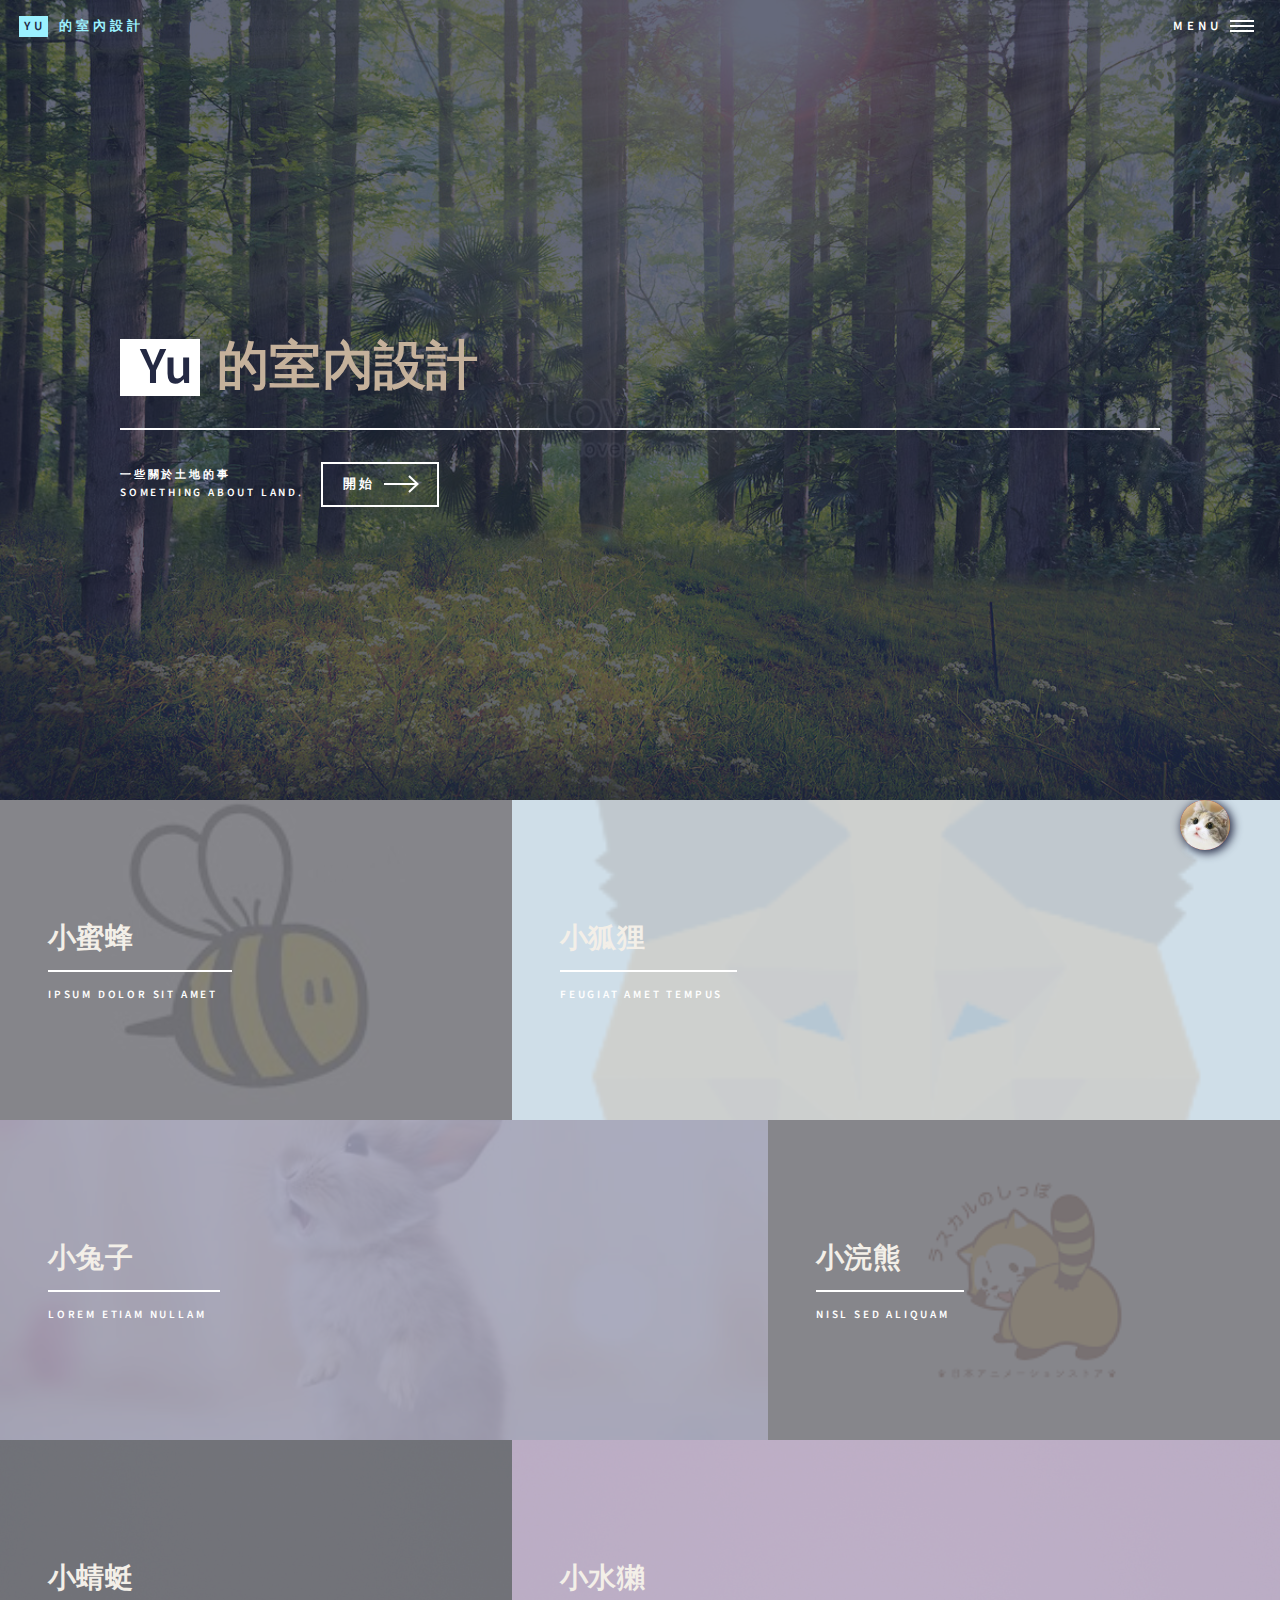
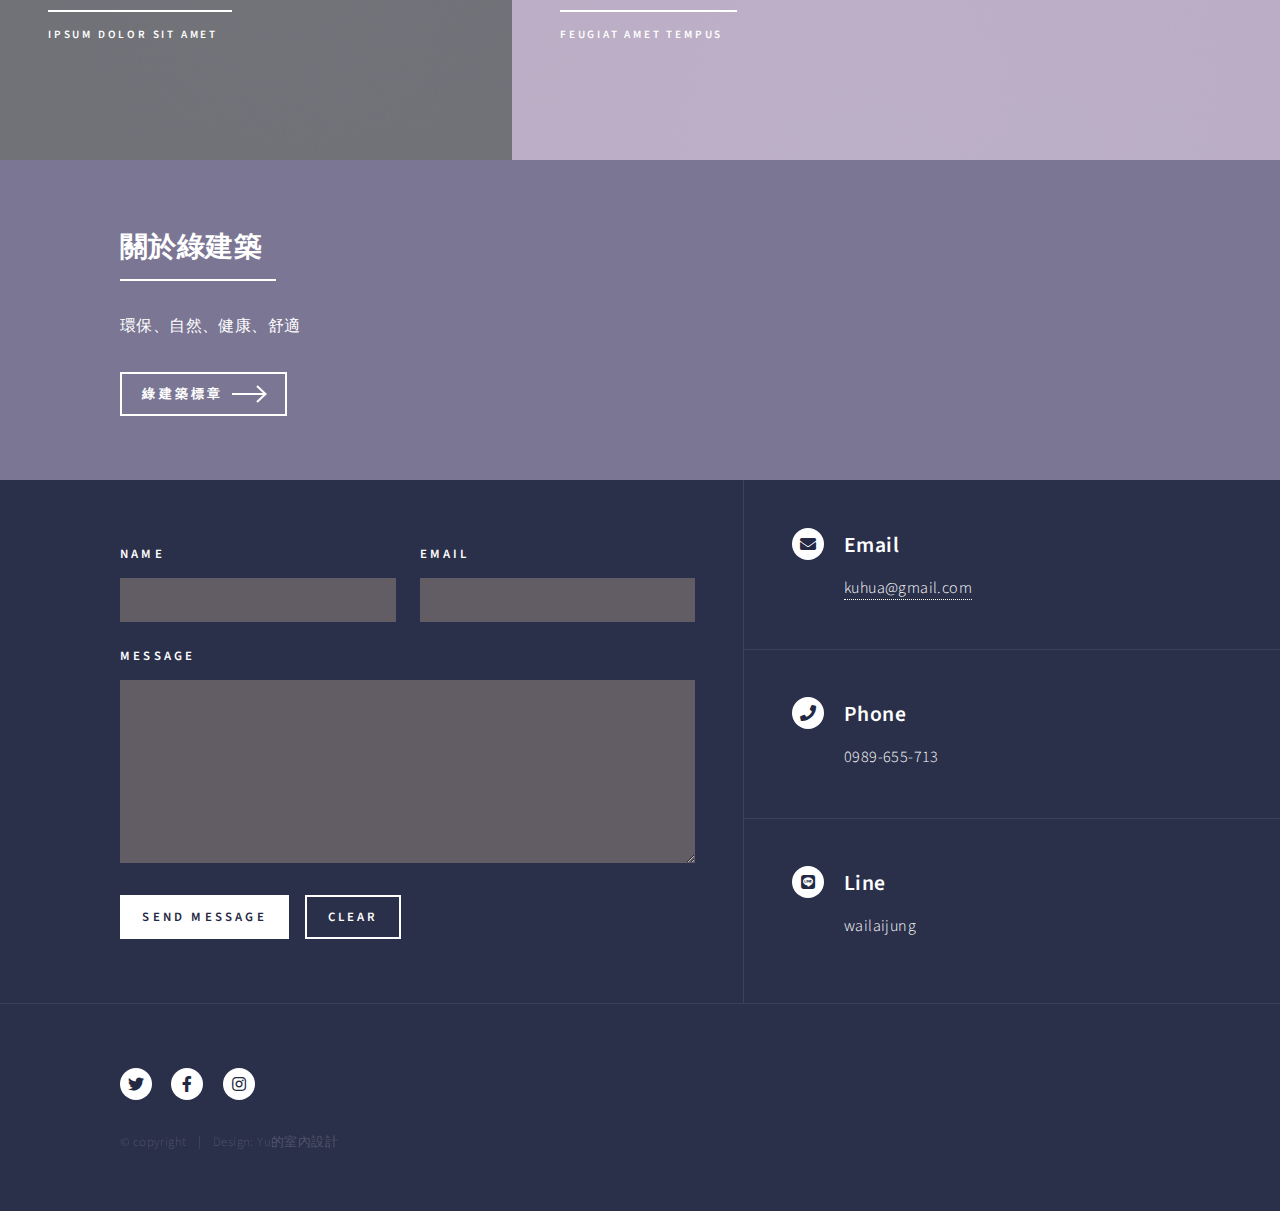
<file: index.html>
<!DOCTYPE HTML>
<!--
	Forty by HTML5 UP
	html5up.net | @ajlkn
	Free for personal and commercial use under the CCA 3.0 license (html5up.net/license)
-->
<html>
	<head>
		<title>Yu的室內設計</title>
		<meta charset="utf-8" />
		<meta name="viewport" content="width=device-width, initial-scale=1, user-scalable=no" />
		<link rel="stylesheet" href="assets/css/main.css" />
		<noscript><link rel="stylesheet" href="assets/css/noscript.css" /></noscript>
		
		<link
		rel="stylesheet"
		href="https://cdnjs.cloudflare.com/ajax/libs/animate.css/4.1.1/animate.min.css"
	    />
	</head>
	<body class="is-preload">

		<!-- <a href="#banner" class="back-btn">🢁</a> -->
        <a href="#banner" class="back-btn"><img class="back-img" src="images/cat.jpg" /></a>

		<!-- Wrapper -->
			<div id="wrapper">

				<!-- Header -->
					<header id="header" class="alt">
						<a href="index.html" class="logo" style="color:#c5b19b"><strong>Yu</strong> <span>的室內設計</span></a>
						<nav>
							<a href="#menu">Menu</a>
						</nav>
					</header>

				<!-- Menu -->
					<nav id="menu">
						<ul class="links">
							<li><a href="index.html">Home</a></li>
							<li><a href="landing.html">Landing</a></li>
							<li><a href="generic.html">Generic</a></li>
							<li><a href="elements.html">Elements</a></li>
						</ul>
						<ul class="actions stacked">
							<li><a href="#" class="button primary fit">Get Started</a></li>
							<li><a href="#" class="button fit">Log In</a></li>
						</ul>
					</nav>

				<!-- Banner -->
					<section id="banner" class="major">
						<div class="inner">
							<header class="major">
								<h1  class="animate__animated animate__bounce"  style="color:#c5b19b"><strong class="ok">Yu</strong><span>的室內設計</span></h1>
							</header>
							<div class="content">
								<p>一些關於土地的事<br />
								something about land.</p>
								<ul class="actions">
									<li><a href="#one" class="button next scrolly">開始</a></li>
								</ul>
							</div>
						</div>
					</section>

				<!-- Main -->
					<div id="main">

						<!-- One -->
							<section id="one" class="tiles">
								<article>
									<span class="image">
										<img src="images/bee.jpg" alt="" />
									</span>
									<header class="major">
										<h3><a href="小蜜蜂.html" class="link">小蜜蜂</a></h3>
										<p>Ipsum dolor sit amet</p>
									</header>
								</article>
								<article>
									<span class="image">
										<img src="images/fox.png" alt="" />
									</span>
									<header class="major">
										<h3><a href="小狐狸.html" class="link">小狐狸</a></h3>
										<p>feugiat amet tempus</p>
									</header>
								</article>
								<article>
									<span class="image">
										<img src="images/rb.jpg" alt="" />
									</span>
									<header class="major">
										<h3><a href="小兔子.html" class="link">小兔子</a></h3>
										<p>Lorem etiam nullam</p>
									</header>
								</article>
								<article>
									<span class="image">
										<img src="images/bear.png" alt="" />
									</span>
									<header class="major">
										<h3><a href="小浣熊.html" class="link">小浣熊</a></h3>
										<p>Nisl sed aliquam</p>
									</header>
								</article>
								<article>
									<span class="image">
										<img src="images/pic05.jpg" alt="" />
									</span>
									<header class="major">
										<h3><a href="小蜻蜓.html" class="link">小蜻蜓</a></h3>
										<p>Ipsum dolor sit amet</p>
									</header>
								</article>
								<article>
									<span class="image">
										<img src="images/pic06.jpg" alt="" />
									</span>
									<header class="major">
										<h3><a href="小水獺.html" class="link">小水獺</a></h3>
										<p>Feugiat amet tempus</p>
									</header>
								</article>
							</section>

						<!-- Two -->
							<section id="two">
								<div class="inner">
									<header class="major">
										<h2>關於綠建築</h2>
									</header>
									<p>環保、自然、健康、舒適</p>
									<ul class="actions">
										<li><a href="https://gb.tabc.org.tw/" target="_blank" class="button next">綠建築標章</a></li>
									</ul>
								</div>
							</section>

					</div>

				<!-- Contact -->
					<section id="contact">
						<div class="inner">
							<section>
								<form method="post" action="#"  onsubmit="return mailto()">
									<div class="fields">
										<div class="field half">
											<label for="name">Name</label>
											<input type="text" name="name" id="name" />
										</div>
										<div class="field half">
											<label for="email">Email</label>
											<input type="text" name="email" id="email" />
										</div>
										<div class="field">
											<label for="message">Message</label>
											<textarea name="message" id="message" rows="6"></textarea>
										</div>
									</div>
									<ul class="actions">
										<li><input type="submit" value="Send Message" class="primary" /></li>
										<li><input type="reset" value="Clear" /></li>
									</ul>

									<script>
										function mailto() {
											name = document.getElementsByName('name')[0].value; // 把使用者輸入的名稱拿出來用
											email = document.getElementsByName('email')[0].value; // 把使用者輸入的email拿出來用
											message = document.getElementsByName('message')[0].value.replaceAll('\n', '%0D%0A'); // 把使用者輸入的內容拿出來用
											window.location.href = "mailto:xxxxxxxxxx@gmail.com?subject=我沒有問題&body=您好, 我是" + name + ":%0D%0A" + message;
											return false;
										}
									</script>

								</form>
							</section>
							<section class="split">
								<section>
									<div class="contact-method">
										<span class="icon solid alt fa-envelope"></span>
										<h3>Email</h3>
										<a href="kuhua@gmail.com" target="_blank">kuhua@gmail.com</a>
									</div>
								</section>
								<section>
									<div class="contact-method">
										<span class="icon solid alt fa-phone"></span>
										<h3>Phone</h3>
										<span>0989-655-713</span>
									</div>
								</section>
								<section>
									<div class="contact-method">
										<span class="icon brands alt fa-line"></span>
										<h3>Line</h3>
										<span>wailaijung</span>
									</div>
								</section>
							</section>
						</div>
					</section>

				<!-- Footer -->
					<footer id="footer">
						<div class="inner">
							<ul class="icons">
								<li><a href="#" class="icon brands alt fa-twitter"><span class="label">Twitter</span></a></li>
								<li><a href="#" class="icon brands alt fa-facebook-f"><span class="label">Facebook</span></a></li>
								<li><a href="#" class="icon brands alt fa-instagram"><span class="label">Instagram</span></a></li>
								<!-- <li><a href="#" class="icon brands alt fa-github"><span class="label">GitHub</span></a></li> -->
								<!-- <li><a href="#" class="icon brands alt fa-linkedin-in"><span class="label">LinkedIn</span></a></li> -->
							</ul>
							<ul class="copyright">
								<li>&copy; copyright</li><li>Design: Yu的室內設計</li>
							</ul>
						</div>
					</footer>

			</div>

		<!-- Scripts -->
			<script src="assets/js/jquery.min.js"></script>
			<script src="assets/js/jquery.scrolly.min.js"></script>
			<script src="assets/js/jquery.scrollex.min.js"></script>
			<script src="assets/js/browser.min.js"></script>
			<script src="assets/js/breakpoints.min.js"></script>
			<script src="assets/js/util.js"></script>
			<script src="assets/js/main.js"></script>

	</body>
</html>
</file>
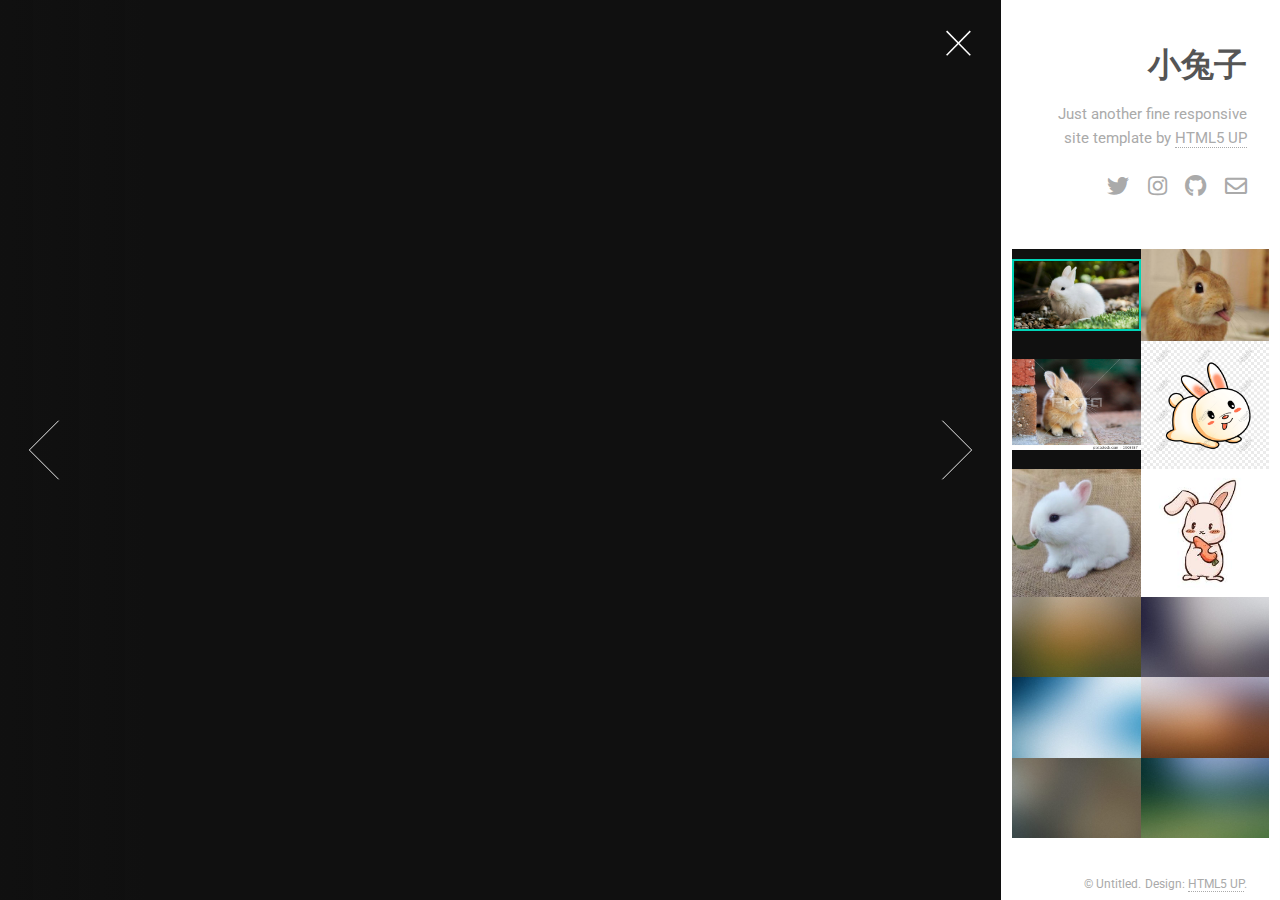
<file: 小兔子/index.html>
<!DOCTYPE HTML>
<!--
	Lens by HTML5 UP
	html5up.net | @ajlkn
	Free for personal and commercial use under the CCA 3.0 license (html5up.net/license)
-->
<html>
	<head>
		<title>Lens by HTML5 UP</title>
		<meta charset="utf-8" />
		<meta name="viewport" content="width=device-width, initial-scale=1, user-scalable=no" />
		<link rel="stylesheet" href="assets/css/main.css" />
		<noscript><link rel="stylesheet" href="assets/css/noscript.css" /></noscript>
	</head>
	<body class="is-preload-0 is-preload-1 is-preload-2">

		<!-- Main -->
			<div id="main">

				<!-- Header -->
					<header id="header">
						<a href="../小兔子.html"><h1>小兔子</h1></a>
						<p>Just another fine responsive site template by <a href="http://html5up.net">HTML5 UP</a></p>
						<ul class="icons">
							<li><a href="#" class="icon brands fa-twitter"><span class="label">Twitter</span></a></li>
							<li><a href="#" class="icon brands fa-instagram"><span class="label">Instagram</span></a></li>
							<li><a href="#" class="icon brands fa-github"><span class="label">Github</span></a></li>
							<li><a href="#" class="icon fa-envelope"><span class="label">Email</span></a></li>
						</ul>
					</header>

				<!-- Thumbnail -->
					<section id="thumbnails">
						<article>
							<a class="thumbnail" href="images/fulls/1.jpg" data-position="left center"><img src="images/thumbs/1.jpg" alt="" /></a>
							<h2>照片1</h2>
							<p>照片1的描述</p>
						</article>
						<article>
							<a class="thumbnail" href="images/fulls/2.jpg"><img src="images/thumbs/2.jpg" alt="" /></a>
							<h2>照片2</h2>
							<p>照片2的描述</p>
						</article>
						<article>
							<a class="thumbnail" href="images/fulls/3.jpg" data-position="top center"><img src="images/thumbs/3.jpg" alt="" /></a>
							<h2>照片3</h2>
							<p>照片3的描述</p>
						</article>
						<article>
							<a class="thumbnail" href="images/fulls/4.png"><img src="images/thumbs/4.png" alt="" /></a>
							<h2>照片4</h2>
							<p>照片4的描述</p>
						</article>
						<article>
							<a class="thumbnail" href="images/fulls/5.jpg" data-position="top center"><img src="images/thumbs/5.jpg" alt="" /></a>
							<h2>照片5</h2>
							<p>照片5的描述</p>
						</article>
						<article>
							<a class="thumbnail" href="images/fulls/6.jpg"><img src="images/thumbs/6.jpg" alt="" /></a>
							<h2>照片6</h2>
							<p>照片6的描述</p>
						</article>
						<article>
							<a class="thumbnail" href="images/fulls/07.jpg"><img src="images/thumbs/07.jpg" alt="" /></a>
							<h2>照片</h2>
							<p>Etiam ultricies, lorem quis efficitur porttitor, facilisis ante orci urna.</p>
						</article>
						<article>
							<a class="thumbnail" href="images/fulls/08.jpg"><img src="images/thumbs/08.jpg" alt="" /></a>
							<h2>Gravida quis varius enim</h2>
							<p>Nunc egestas congue lorem. Nullam dictum placerat ex sapien tortor mattis.</p>
						</article>
						<article>
							<a class="thumbnail" href="images/fulls/09.jpg"><img src="images/thumbs/09.jpg" alt="" /></a>
							<h2>Morbi eget vitae adipiscing</h2>
							<p>In quis vulputate dui. Maecenas metus elit, dictum praesent lacinia lacus.</p>
						</article>
						<article>
							<a class="thumbnail" href="images/fulls/10.jpg"><img src="images/thumbs/10.jpg" alt="" /></a>
							<h2>Habitant tristique senectus</h2>
							<p>Vestibulum ante ipsum primis in faucibus orci luctus ac tincidunt dolor.</p>
						</article>
						<article>
							<a class="thumbnail" href="images/fulls/11.jpg"><img src="images/thumbs/11.jpg" alt="" /></a>
							<h2>Pharetra ex non faucibus</h2>
							<p>Ut sed magna euismod leo laoreet congue. Fusce congue enim ultricies.</p>
						</article>
						<article>
							<a class="thumbnail" href="images/fulls/12.jpg"><img src="images/thumbs/12.jpg" alt="" /></a>
							<h2>Mattis lorem sodales</h2>
							<p>Feugiat auctor leo massa, nec vestibulum nisl erat faucibus, rutrum nulla.</p>
						</article>
					</section>

				<!-- Footer -->
					<footer id="footer">
						<ul class="copyright">
							<li>&copy; Untitled.</li><li>Design: <a href="http://html5up.net">HTML5 UP</a>.</li>
						</ul>
					</footer>

			</div>

		<!-- Scripts -->
			<script src="assets/js/jquery.min.js"></script>
			<script src="assets/js/browser.min.js"></script>
			<script src="assets/js/breakpoints.min.js"></script>
			<script src="assets/js/main.js"></script>

	</body>
</html>
</file>
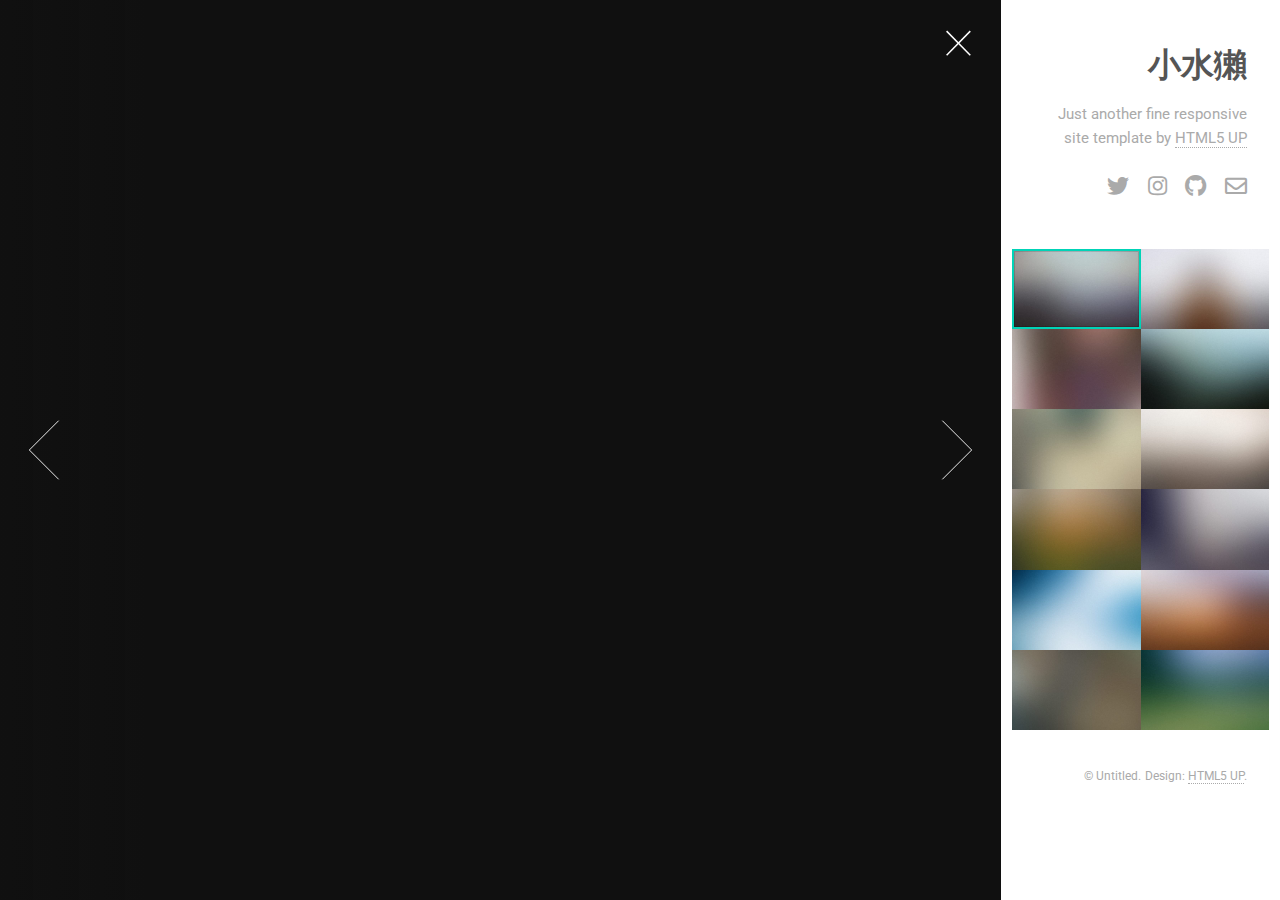
<file: 小水獺/index.html>
<!DOCTYPE HTML>
<!--
	Lens by HTML5 UP
	html5up.net | @ajlkn
	Free for personal and commercial use under the CCA 3.0 license (html5up.net/license)
-->
<html>
	<head>
		<title>Lens by HTML5 UP</title>
		<meta charset="utf-8" />
		<meta name="viewport" content="width=device-width, initial-scale=1, user-scalable=no" />
		<link rel="stylesheet" href="assets/css/main.css" />
		<noscript><link rel="stylesheet" href="assets/css/noscript.css" /></noscript>
	</head>
	<body class="is-preload-0 is-preload-1 is-preload-2">

		<!-- Main -->
			<div id="main">

				<!-- Header -->
					<header id="header">
						<a href="../小水獺.html"><h1>小水獺</h1></a>
						<p>Just another fine responsive site template by <a href="http://html5up.net">HTML5 UP</a></p>
						<ul class="icons">
							<li><a href="#" class="icon brands fa-twitter"><span class="label">Twitter</span></a></li>
							<li><a href="#" class="icon brands fa-instagram"><span class="label">Instagram</span></a></li>
							<li><a href="#" class="icon brands fa-github"><span class="label">Github</span></a></li>
							<li><a href="#" class="icon fa-envelope"><span class="label">Email</span></a></li>
						</ul>
					</header>

				<!-- Thumbnail -->
					<section id="thumbnails">
						<article>
							<a class="thumbnail" href="images/fulls/01.jpg" data-position="left center"><img src="images/thumbs/01.jpg" alt="" /></a>
							<h2>Diam tempus accumsan</h2>
							<p>Lorem ipsum dolor sit amet, consectetur adipiscing elit.</p>
						</article>
						<article>
							<a class="thumbnail" href="images/fulls/02.jpg"><img src="images/thumbs/02.jpg" alt="" /></a>
							<h2>Vivamus convallis libero</h2>
							<p>Sed velit lacus, laoreet at venenatis convallis in lorem tincidunt.</p>
						</article>
						<article>
							<a class="thumbnail" href="images/fulls/03.jpg" data-position="top center"><img src="images/thumbs/03.jpg" alt="" /></a>
							<h2>Nec accumsan enim felis</h2>
							<p>Maecenas eleifend tellus ut turpis eleifend, vitae pretium faucibus.</p>
						</article>
						<article>
							<a class="thumbnail" href="images/fulls/04.jpg"><img src="images/thumbs/04.jpg" alt="" /></a>
							<h2>Donec maximus nisi eget</h2>
							<p>Tristique in nulla vel congue. Sed sociis natoque parturient nascetur.</p>
						</article>
						<article>
							<a class="thumbnail" href="images/fulls/05.jpg" data-position="top center"><img src="images/thumbs/05.jpg" alt="" /></a>
							<h2>Nullam vitae nunc vulputate</h2>
							<p>In pellentesque cursus velit id posuere. Donec vehicula nulla.</p>
						</article>
						<article>
							<a class="thumbnail" href="images/fulls/06.jpg"><img src="images/thumbs/06.jpg" alt="" /></a>
							<h2>Phasellus magna faucibus</h2>
							<p>Nulla dignissim libero maximus tellus varius dictum ut posuere magna.</p>
						</article>
						<article>
							<a class="thumbnail" href="images/fulls/07.jpg"><img src="images/thumbs/07.jpg" alt="" /></a>
							<h2>Proin quis mauris</h2>
							<p>Etiam ultricies, lorem quis efficitur porttitor, facilisis ante orci urna.</p>
						</article>
						<article>
							<a class="thumbnail" href="images/fulls/08.jpg"><img src="images/thumbs/08.jpg" alt="" /></a>
							<h2>Gravida quis varius enim</h2>
							<p>Nunc egestas congue lorem. Nullam dictum placerat ex sapien tortor mattis.</p>
						</article>
						<article>
							<a class="thumbnail" href="images/fulls/09.jpg"><img src="images/thumbs/09.jpg" alt="" /></a>
							<h2>Morbi eget vitae adipiscing</h2>
							<p>In quis vulputate dui. Maecenas metus elit, dictum praesent lacinia lacus.</p>
						</article>
						<article>
							<a class="thumbnail" href="images/fulls/10.jpg"><img src="images/thumbs/10.jpg" alt="" /></a>
							<h2>Habitant tristique senectus</h2>
							<p>Vestibulum ante ipsum primis in faucibus orci luctus ac tincidunt dolor.</p>
						</article>
						<article>
							<a class="thumbnail" href="images/fulls/11.jpg"><img src="images/thumbs/11.jpg" alt="" /></a>
							<h2>Pharetra ex non faucibus</h2>
							<p>Ut sed magna euismod leo laoreet congue. Fusce congue enim ultricies.</p>
						</article>
						<article>
							<a class="thumbnail" href="images/fulls/12.jpg"><img src="images/thumbs/12.jpg" alt="" /></a>
							<h2>Mattis lorem sodales</h2>
							<p>Feugiat auctor leo massa, nec vestibulum nisl erat faucibus, rutrum nulla.</p>
						</article>
					</section>

				<!-- Footer -->
					<footer id="footer">
						<ul class="copyright">
							<li>&copy; Untitled.</li><li>Design: <a href="http://html5up.net">HTML5 UP</a>.</li>
						</ul>
					</footer>

			</div>

		<!-- Scripts -->
			<script src="assets/js/jquery.min.js"></script>
			<script src="assets/js/browser.min.js"></script>
			<script src="assets/js/breakpoints.min.js"></script>
			<script src="assets/js/main.js"></script>

	</body>
</html>
</file>
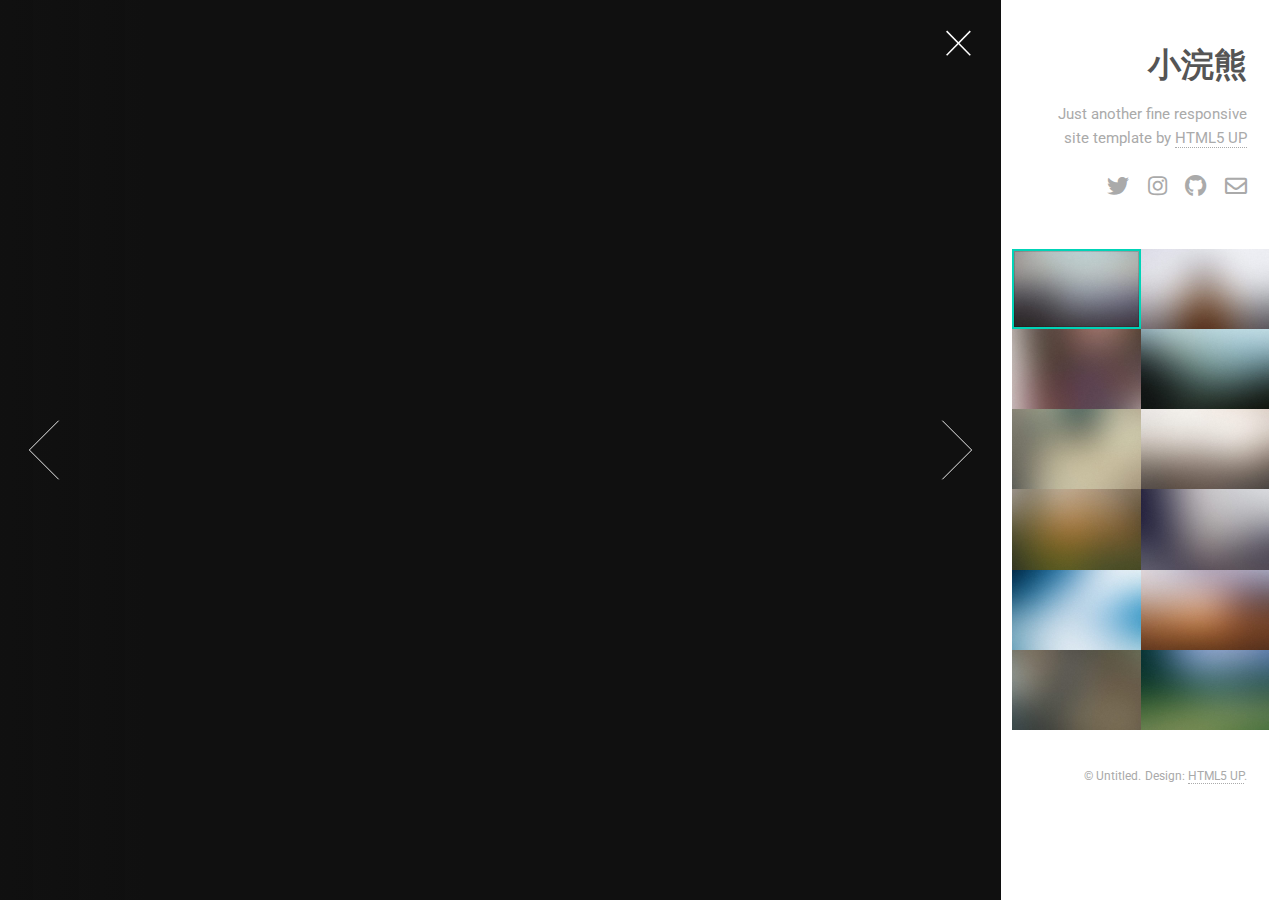
<file: 小浣熊/index.html>
<!DOCTYPE HTML>
<!--
	Lens by HTML5 UP
	html5up.net | @ajlkn
	Free for personal and commercial use under the CCA 3.0 license (html5up.net/license)
-->
<html>
	<head>
		<title>Lens by HTML5 UP</title>
		<meta charset="utf-8" />
		<meta name="viewport" content="width=device-width, initial-scale=1, user-scalable=no" />
		<link rel="stylesheet" href="assets/css/main.css" />
		<noscript><link rel="stylesheet" href="assets/css/noscript.css" /></noscript>
	</head>
	<body class="is-preload-0 is-preload-1 is-preload-2">

		<!-- Main -->
			<div id="main">

				<!-- Header -->
					<header id="header">
						<a href="../小浣熊.html"><h1>小浣熊</h1></a>
						<p>Just another fine responsive site template by <a href="http://html5up.net">HTML5 UP</a></p>
						<ul class="icons">
							<li><a href="#" class="icon brands fa-twitter"><span class="label">Twitter</span></a></li>
							<li><a href="#" class="icon brands fa-instagram"><span class="label">Instagram</span></a></li>
							<li><a href="#" class="icon brands fa-github"><span class="label">Github</span></a></li>
							<li><a href="#" class="icon fa-envelope"><span class="label">Email</span></a></li>
						</ul>
					</header>

				<!-- Thumbnail -->
					<section id="thumbnails">
						<article>
							<a class="thumbnail" href="images/fulls/01.jpg" data-position="left center"><img src="images/thumbs/01.jpg" alt="" /></a>
							<h2>Diam tempus accumsan</h2>
							<p>Lorem ipsum dolor sit amet, consectetur adipiscing elit.</p>
						</article>
						<article>
							<a class="thumbnail" href="images/fulls/02.jpg"><img src="images/thumbs/02.jpg" alt="" /></a>
							<h2>Vivamus convallis libero</h2>
							<p>Sed velit lacus, laoreet at venenatis convallis in lorem tincidunt.</p>
						</article>
						<article>
							<a class="thumbnail" href="images/fulls/03.jpg" data-position="top center"><img src="images/thumbs/03.jpg" alt="" /></a>
							<h2>Nec accumsan enim felis</h2>
							<p>Maecenas eleifend tellus ut turpis eleifend, vitae pretium faucibus.</p>
						</article>
						<article>
							<a class="thumbnail" href="images/fulls/04.jpg"><img src="images/thumbs/04.jpg" alt="" /></a>
							<h2>Donec maximus nisi eget</h2>
							<p>Tristique in nulla vel congue. Sed sociis natoque parturient nascetur.</p>
						</article>
						<article>
							<a class="thumbnail" href="images/fulls/05.jpg" data-position="top center"><img src="images/thumbs/05.jpg" alt="" /></a>
							<h2>Nullam vitae nunc vulputate</h2>
							<p>In pellentesque cursus velit id posuere. Donec vehicula nulla.</p>
						</article>
						<article>
							<a class="thumbnail" href="images/fulls/06.jpg"><img src="images/thumbs/06.jpg" alt="" /></a>
							<h2>Phasellus magna faucibus</h2>
							<p>Nulla dignissim libero maximus tellus varius dictum ut posuere magna.</p>
						</article>
						<article>
							<a class="thumbnail" href="images/fulls/07.jpg"><img src="images/thumbs/07.jpg" alt="" /></a>
							<h2>Proin quis mauris</h2>
							<p>Etiam ultricies, lorem quis efficitur porttitor, facilisis ante orci urna.</p>
						</article>
						<article>
							<a class="thumbnail" href="images/fulls/08.jpg"><img src="images/thumbs/08.jpg" alt="" /></a>
							<h2>Gravida quis varius enim</h2>
							<p>Nunc egestas congue lorem. Nullam dictum placerat ex sapien tortor mattis.</p>
						</article>
						<article>
							<a class="thumbnail" href="images/fulls/09.jpg"><img src="images/thumbs/09.jpg" alt="" /></a>
							<h2>Morbi eget vitae adipiscing</h2>
							<p>In quis vulputate dui. Maecenas metus elit, dictum praesent lacinia lacus.</p>
						</article>
						<article>
							<a class="thumbnail" href="images/fulls/10.jpg"><img src="images/thumbs/10.jpg" alt="" /></a>
							<h2>Habitant tristique senectus</h2>
							<p>Vestibulum ante ipsum primis in faucibus orci luctus ac tincidunt dolor.</p>
						</article>
						<article>
							<a class="thumbnail" href="images/fulls/11.jpg"><img src="images/thumbs/11.jpg" alt="" /></a>
							<h2>Pharetra ex non faucibus</h2>
							<p>Ut sed magna euismod leo laoreet congue. Fusce congue enim ultricies.</p>
						</article>
						<article>
							<a class="thumbnail" href="images/fulls/12.jpg"><img src="images/thumbs/12.jpg" alt="" /></a>
							<h2>Mattis lorem sodales</h2>
							<p>Feugiat auctor leo massa, nec vestibulum nisl erat faucibus, rutrum nulla.</p>
						</article>
					</section>

				<!-- Footer -->
					<footer id="footer">
						<ul class="copyright">
							<li>&copy; Untitled.</li><li>Design: <a href="http://html5up.net">HTML5 UP</a>.</li>
						</ul>
					</footer>

			</div>

		<!-- Scripts -->
			<script src="assets/js/jquery.min.js"></script>
			<script src="assets/js/browser.min.js"></script>
			<script src="assets/js/breakpoints.min.js"></script>
			<script src="assets/js/main.js"></script>

	</body>
</html>
</file>
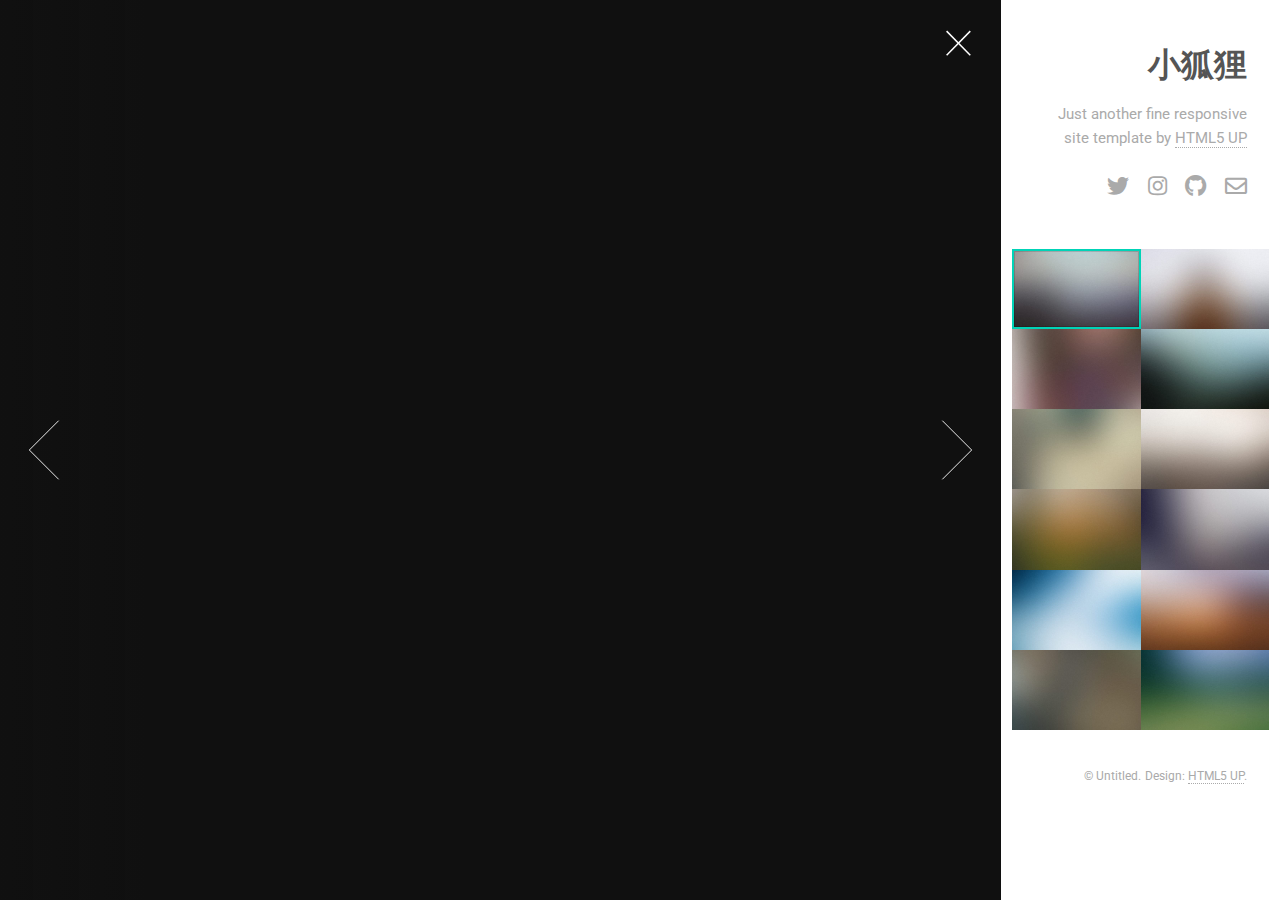
<file: 小狐狸/index.html>
<!DOCTYPE HTML>
<!--
	Lens by HTML5 UP
	html5up.net | @ajlkn
	Free for personal and commercial use under the CCA 3.0 license (html5up.net/license)
-->
<html>
	<head>
		<title>Lens by HTML5 UP</title>
		<meta charset="utf-8" />
		<meta name="viewport" content="width=device-width, initial-scale=1, user-scalable=no" />
		<link rel="stylesheet" href="assets/css/main.css" />
		<noscript><link rel="stylesheet" href="assets/css/noscript.css" /></noscript>
	</head>
	<body class="is-preload-0 is-preload-1 is-preload-2">

		<!-- Main -->
			<div id="main">

				<!-- Header -->
					<header id="header">
						<a href="../小狐狸.html"><h1>小狐狸</h1></a>
						<p>Just another fine responsive site template by <a href="http://html5up.net">HTML5 UP</a></p>
						<ul class="icons">
							<li><a href="#" class="icon brands fa-twitter"><span class="label">Twitter</span></a></li>
							<li><a href="#" class="icon brands fa-instagram"><span class="label">Instagram</span></a></li>
							<li><a href="#" class="icon brands fa-github"><span class="label">Github</span></a></li>
							<li><a href="#" class="icon fa-envelope"><span class="label">Email</span></a></li>
						</ul>
					</header>

				<!-- Thumbnail -->
					<section id="thumbnails">
						<article>
							<a class="thumbnail" href="images/fulls/01.jpg" data-position="left center"><img src="images/thumbs/01.jpg" alt="" /></a>
							<h2>Diam tempus accumsan</h2>
							<p>Lorem ipsum dolor sit amet, consectetur adipiscing elit.</p>
						</article>
						<article>
							<a class="thumbnail" href="images/fulls/02.jpg"><img src="images/thumbs/02.jpg" alt="" /></a>
							<h2>Vivamus convallis libero</h2>
							<p>Sed velit lacus, laoreet at venenatis convallis in lorem tincidunt.</p>
						</article>
						<article>
							<a class="thumbnail" href="images/fulls/03.jpg" data-position="top center"><img src="images/thumbs/03.jpg" alt="" /></a>
							<h2>Nec accumsan enim felis</h2>
							<p>Maecenas eleifend tellus ut turpis eleifend, vitae pretium faucibus.</p>
						</article>
						<article>
							<a class="thumbnail" href="images/fulls/04.jpg"><img src="images/thumbs/04.jpg" alt="" /></a>
							<h2>Donec maximus nisi eget</h2>
							<p>Tristique in nulla vel congue. Sed sociis natoque parturient nascetur.</p>
						</article>
						<article>
							<a class="thumbnail" href="images/fulls/05.jpg" data-position="top center"><img src="images/thumbs/05.jpg" alt="" /></a>
							<h2>Nullam vitae nunc vulputate</h2>
							<p>In pellentesque cursus velit id posuere. Donec vehicula nulla.</p>
						</article>
						<article>
							<a class="thumbnail" href="images/fulls/06.jpg"><img src="images/thumbs/06.jpg" alt="" /></a>
							<h2>Phasellus magna faucibus</h2>
							<p>Nulla dignissim libero maximus tellus varius dictum ut posuere magna.</p>
						</article>
						<article>
							<a class="thumbnail" href="images/fulls/07.jpg"><img src="images/thumbs/07.jpg" alt="" /></a>
							<h2>Proin quis mauris</h2>
							<p>Etiam ultricies, lorem quis efficitur porttitor, facilisis ante orci urna.</p>
						</article>
						<article>
							<a class="thumbnail" href="images/fulls/08.jpg"><img src="images/thumbs/08.jpg" alt="" /></a>
							<h2>Gravida quis varius enim</h2>
							<p>Nunc egestas congue lorem. Nullam dictum placerat ex sapien tortor mattis.</p>
						</article>
						<article>
							<a class="thumbnail" href="images/fulls/09.jpg"><img src="images/thumbs/09.jpg" alt="" /></a>
							<h2>Morbi eget vitae adipiscing</h2>
							<p>In quis vulputate dui. Maecenas metus elit, dictum praesent lacinia lacus.</p>
						</article>
						<article>
							<a class="thumbnail" href="images/fulls/10.jpg"><img src="images/thumbs/10.jpg" alt="" /></a>
							<h2>Habitant tristique senectus</h2>
							<p>Vestibulum ante ipsum primis in faucibus orci luctus ac tincidunt dolor.</p>
						</article>
						<article>
							<a class="thumbnail" href="images/fulls/11.jpg"><img src="images/thumbs/11.jpg" alt="" /></a>
							<h2>Pharetra ex non faucibus</h2>
							<p>Ut sed magna euismod leo laoreet congue. Fusce congue enim ultricies.</p>
						</article>
						<article>
							<a class="thumbnail" href="images/fulls/12.jpg"><img src="images/thumbs/12.jpg" alt="" /></a>
							<h2>Mattis lorem sodales</h2>
							<p>Feugiat auctor leo massa, nec vestibulum nisl erat faucibus, rutrum nulla.</p>
						</article>
					</section>

				<!-- Footer -->
					<footer id="footer">
						<ul class="copyright">
							<li>&copy; Untitled.</li><li>Design: <a href="http://html5up.net">HTML5 UP</a>.</li>
						</ul>
					</footer>

			</div>

		<!-- Scripts -->
			<script src="assets/js/jquery.min.js"></script>
			<script src="assets/js/browser.min.js"></script>
			<script src="assets/js/breakpoints.min.js"></script>
			<script src="assets/js/main.js"></script>

	</body>
</html>
</file>
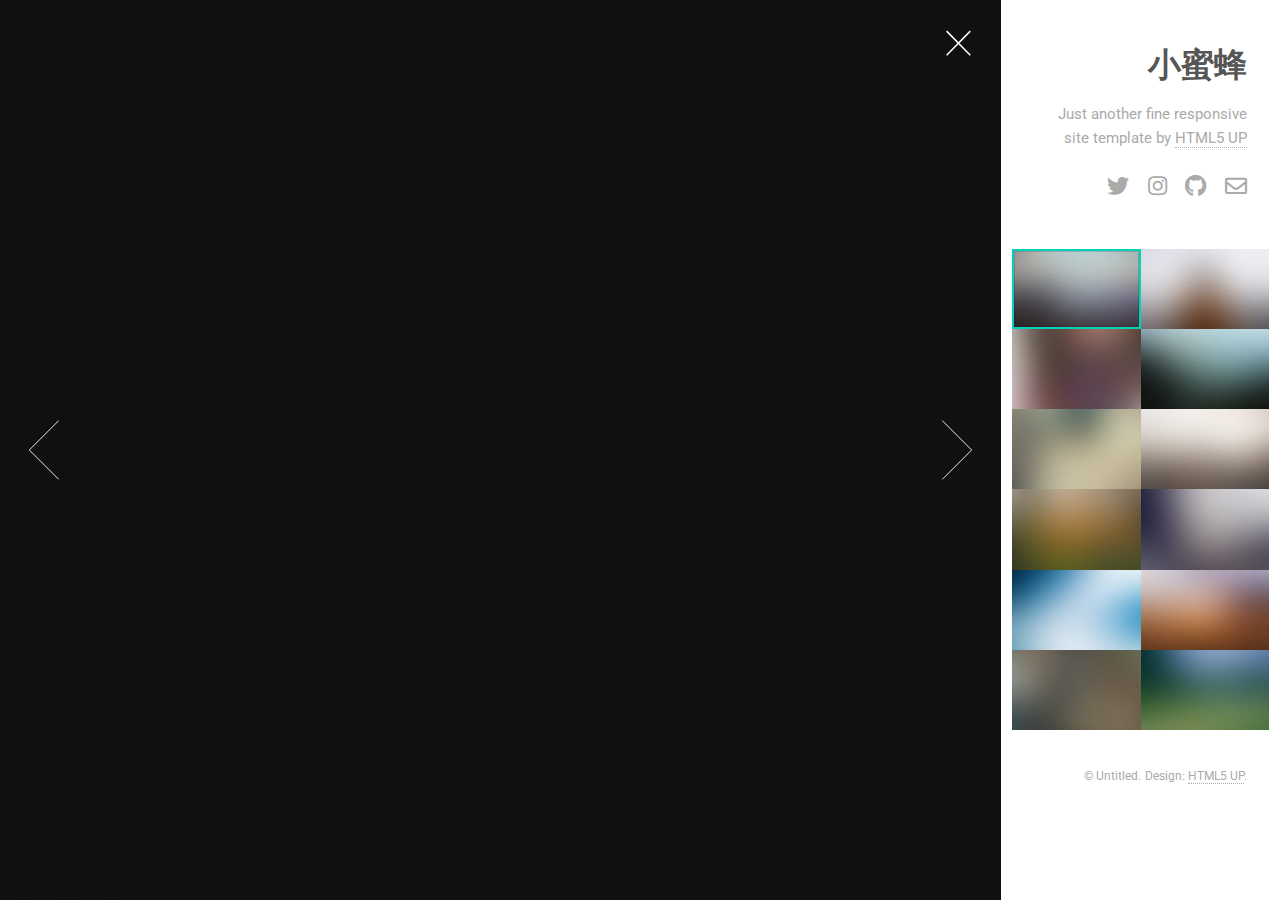
<file: 小蜜蜂/index.html>
<!DOCTYPE HTML>
<!--
	Lens by HTML5 UP
	html5up.net | @ajlkn
	Free for personal and commercial use under the CCA 3.0 license (html5up.net/license)
-->
<html>
	<head>
		<title>Lens by HTML5 UP</title>
		<meta charset="utf-8" />
		<meta name="viewport" content="width=device-width, initial-scale=1, user-scalable=no" />
		<link rel="stylesheet" href="assets/css/main.css" />
		<noscript><link rel="stylesheet" href="assets/css/noscript.css" /></noscript>
	</head>
	<body class="is-preload-0 is-preload-1 is-preload-2">

		<!-- Main -->
			<div id="main">

				<!-- Header -->
					<header id="header">
						<a href="../小蜜蜂.html"><h1>小蜜蜂</h1></a>
						<p>Just another fine responsive site template by <a href="http://html5up.net">HTML5 UP</a></p>
						<ul class="icons">
							<li><a href="#" class="icon brands fa-twitter"><span class="label">Twitter</span></a></li>
							<li><a href="#" class="icon brands fa-instagram"><span class="label">Instagram</span></a></li>
							<li><a href="#" class="icon brands fa-github"><span class="label">Github</span></a></li>
							<li><a href="#" class="icon fa-envelope"><span class="label">Email</span></a></li>
						</ul>
					</header>

				<!-- Thumbnail -->
					<section id="thumbnails">
						<article>
							<a class="thumbnail" href="images/fulls/01.jpg" data-position="left center"><img src="images/thumbs/01.jpg" alt="" /></a>
							<h2>Diam tempus accumsan</h2>
							<p>Lorem ipsum dolor sit amet, consectetur adipiscing elit.</p>
						</article>
						<article>
							<a class="thumbnail" href="images/fulls/02.jpg"><img src="images/thumbs/02.jpg" alt="" /></a>
							<h2>Vivamus convallis libero</h2>
							<p>Sed velit lacus, laoreet at venenatis convallis in lorem tincidunt.</p>
						</article>
						<article>
							<a class="thumbnail" href="images/fulls/03.jpg" data-position="top center"><img src="images/thumbs/03.jpg" alt="" /></a>
							<h2>Nec accumsan enim felis</h2>
							<p>Maecenas eleifend tellus ut turpis eleifend, vitae pretium faucibus.</p>
						</article>
						<article>
							<a class="thumbnail" href="images/fulls/04.jpg"><img src="images/thumbs/04.jpg" alt="" /></a>
							<h2>Donec maximus nisi eget</h2>
							<p>Tristique in nulla vel congue. Sed sociis natoque parturient nascetur.</p>
						</article>
						<article>
							<a class="thumbnail" href="images/fulls/05.jpg" data-position="top center"><img src="images/thumbs/05.jpg" alt="" /></a>
							<h2>Nullam vitae nunc vulputate</h2>
							<p>In pellentesque cursus velit id posuere. Donec vehicula nulla.</p>
						</article>
						<article>
							<a class="thumbnail" href="images/fulls/06.jpg"><img src="images/thumbs/06.jpg" alt="" /></a>
							<h2>Phasellus magna faucibus</h2>
							<p>Nulla dignissim libero maximus tellus varius dictum ut posuere magna.</p>
						</article>
						<article>
							<a class="thumbnail" href="images/fulls/07.jpg"><img src="images/thumbs/07.jpg" alt="" /></a>
							<h2>Proin quis mauris</h2>
							<p>Etiam ultricies, lorem quis efficitur porttitor, facilisis ante orci urna.</p>
						</article>
						<article>
							<a class="thumbnail" href="images/fulls/08.jpg"><img src="images/thumbs/08.jpg" alt="" /></a>
							<h2>Gravida quis varius enim</h2>
							<p>Nunc egestas congue lorem. Nullam dictum placerat ex sapien tortor mattis.</p>
						</article>
						<article>
							<a class="thumbnail" href="images/fulls/09.jpg"><img src="images/thumbs/09.jpg" alt="" /></a>
							<h2>Morbi eget vitae adipiscing</h2>
							<p>In quis vulputate dui. Maecenas metus elit, dictum praesent lacinia lacus.</p>
						</article>
						<article>
							<a class="thumbnail" href="images/fulls/10.jpg"><img src="images/thumbs/10.jpg" alt="" /></a>
							<h2>Habitant tristique senectus</h2>
							<p>Vestibulum ante ipsum primis in faucibus orci luctus ac tincidunt dolor.</p>
						</article>
						<article>
							<a class="thumbnail" href="images/fulls/11.jpg"><img src="images/thumbs/11.jpg" alt="" /></a>
							<h2>Pharetra ex non faucibus</h2>
							<p>Ut sed magna euismod leo laoreet congue. Fusce congue enim ultricies.</p>
						</article>
						<article>
							<a class="thumbnail" href="images/fulls/12.jpg"><img src="images/thumbs/12.jpg" alt="" /></a>
							<h2>Mattis lorem sodales</h2>
							<p>Feugiat auctor leo massa, nec vestibulum nisl erat faucibus, rutrum nulla.</p>
						</article>
					</section>

				<!-- Footer -->
					<footer id="footer">
						<ul class="copyright">
							<li>&copy; Untitled.</li><li>Design: <a href="http://html5up.net">HTML5 UP</a>.</li>
						</ul>
					</footer>

			</div>

		<!-- Scripts -->
			<script src="assets/js/jquery.min.js"></script>
			<script src="assets/js/browser.min.js"></script>
			<script src="assets/js/breakpoints.min.js"></script>
			<script src="assets/js/main.js"></script>

	</body>
</html>
</file>
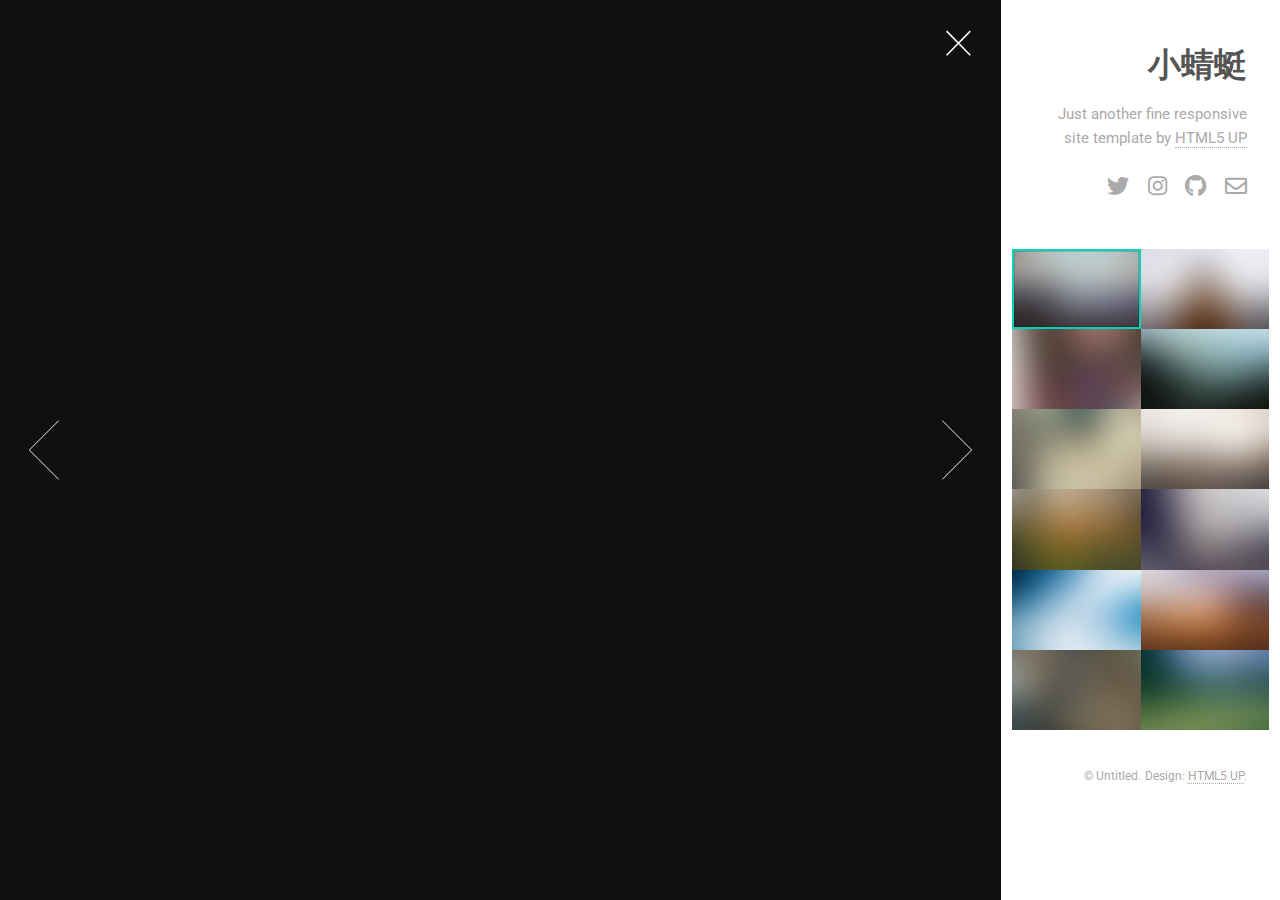
<file: 小蜻蜓/index.html>
<!DOCTYPE HTML>
<!--
	Lens by HTML5 UP
	html5up.net | @ajlkn
	Free for personal and commercial use under the CCA 3.0 license (html5up.net/license)
-->
<html>
	<head>
		<title>Lens by HTML5 UP</title>
		<meta charset="utf-8" />
		<meta name="viewport" content="width=device-width, initial-scale=1, user-scalable=no" />
		<link rel="stylesheet" href="assets/css/main.css" />
		<noscript><link rel="stylesheet" href="assets/css/noscript.css" /></noscript>
	</head>
	<body class="is-preload-0 is-preload-1 is-preload-2">

		<!-- Main -->
			<div id="main">

				<!-- Header -->
					<header id="header">
						<a href="../小蜻蜓.html"><h1>小蜻蜓</h1></a>
						<p>Just another fine responsive site template by <a href="http://html5up.net">HTML5 UP</a></p>
						<ul class="icons">
							<li><a href="#" class="icon brands fa-twitter"><span class="label">Twitter</span></a></li>
							<li><a href="#" class="icon brands fa-instagram"><span class="label">Instagram</span></a></li>
							<li><a href="#" class="icon brands fa-github"><span class="label">Github</span></a></li>
							<li><a href="#" class="icon fa-envelope"><span class="label">Email</span></a></li>
						</ul>
					</header>

				<!-- Thumbnail -->
					<section id="thumbnails">
						<article>
							<a class="thumbnail" href="images/fulls/01.jpg" data-position="left center"><img src="images/thumbs/01.jpg" alt="" /></a>
							<h2>Diam tempus accumsan</h2>
							<p>Lorem ipsum dolor sit amet, consectetur adipiscing elit.</p>
						</article>
						<article>
							<a class="thumbnail" href="images/fulls/02.jpg"><img src="images/thumbs/02.jpg" alt="" /></a>
							<h2>Vivamus convallis libero</h2>
							<p>Sed velit lacus, laoreet at venenatis convallis in lorem tincidunt.</p>
						</article>
						<article>
							<a class="thumbnail" href="images/fulls/03.jpg" data-position="top center"><img src="images/thumbs/03.jpg" alt="" /></a>
							<h2>Nec accumsan enim felis</h2>
							<p>Maecenas eleifend tellus ut turpis eleifend, vitae pretium faucibus.</p>
						</article>
						<article>
							<a class="thumbnail" href="images/fulls/04.jpg"><img src="images/thumbs/04.jpg" alt="" /></a>
							<h2>Donec maximus nisi eget</h2>
							<p>Tristique in nulla vel congue. Sed sociis natoque parturient nascetur.</p>
						</article>
						<article>
							<a class="thumbnail" href="images/fulls/05.jpg" data-position="top center"><img src="images/thumbs/05.jpg" alt="" /></a>
							<h2>Nullam vitae nunc vulputate</h2>
							<p>In pellentesque cursus velit id posuere. Donec vehicula nulla.</p>
						</article>
						<article>
							<a class="thumbnail" href="images/fulls/06.jpg"><img src="images/thumbs/06.jpg" alt="" /></a>
							<h2>Phasellus magna faucibus</h2>
							<p>Nulla dignissim libero maximus tellus varius dictum ut posuere magna.</p>
						</article>
						<article>
							<a class="thumbnail" href="images/fulls/07.jpg"><img src="images/thumbs/07.jpg" alt="" /></a>
							<h2>Proin quis mauris</h2>
							<p>Etiam ultricies, lorem quis efficitur porttitor, facilisis ante orci urna.</p>
						</article>
						<article>
							<a class="thumbnail" href="images/fulls/08.jpg"><img src="images/thumbs/08.jpg" alt="" /></a>
							<h2>Gravida quis varius enim</h2>
							<p>Nunc egestas congue lorem. Nullam dictum placerat ex sapien tortor mattis.</p>
						</article>
						<article>
							<a class="thumbnail" href="images/fulls/09.jpg"><img src="images/thumbs/09.jpg" alt="" /></a>
							<h2>Morbi eget vitae adipiscing</h2>
							<p>In quis vulputate dui. Maecenas metus elit, dictum praesent lacinia lacus.</p>
						</article>
						<article>
							<a class="thumbnail" href="images/fulls/10.jpg"><img src="images/thumbs/10.jpg" alt="" /></a>
							<h2>Habitant tristique senectus</h2>
							<p>Vestibulum ante ipsum primis in faucibus orci luctus ac tincidunt dolor.</p>
						</article>
						<article>
							<a class="thumbnail" href="images/fulls/11.jpg"><img src="images/thumbs/11.jpg" alt="" /></a>
							<h2>Pharetra ex non faucibus</h2>
							<p>Ut sed magna euismod leo laoreet congue. Fusce congue enim ultricies.</p>
						</article>
						<article>
							<a class="thumbnail" href="images/fulls/12.jpg"><img src="images/thumbs/12.jpg" alt="" /></a>
							<h2>Mattis lorem sodales</h2>
							<p>Feugiat auctor leo massa, nec vestibulum nisl erat faucibus, rutrum nulla.</p>
						</article>
					</section>

				<!-- Footer -->
					<footer id="footer">
						<ul class="copyright">
							<li>&copy; Untitled.</li><li>Design: <a href="http://html5up.net">HTML5 UP</a>.</li>
						</ul>
					</footer>

			</div>

		<!-- Scripts -->
			<script src="assets/js/jquery.min.js"></script>
			<script src="assets/js/browser.min.js"></script>
			<script src="assets/js/breakpoints.min.js"></script>
			<script src="assets/js/main.js"></script>

	</body>
</html>
</file>
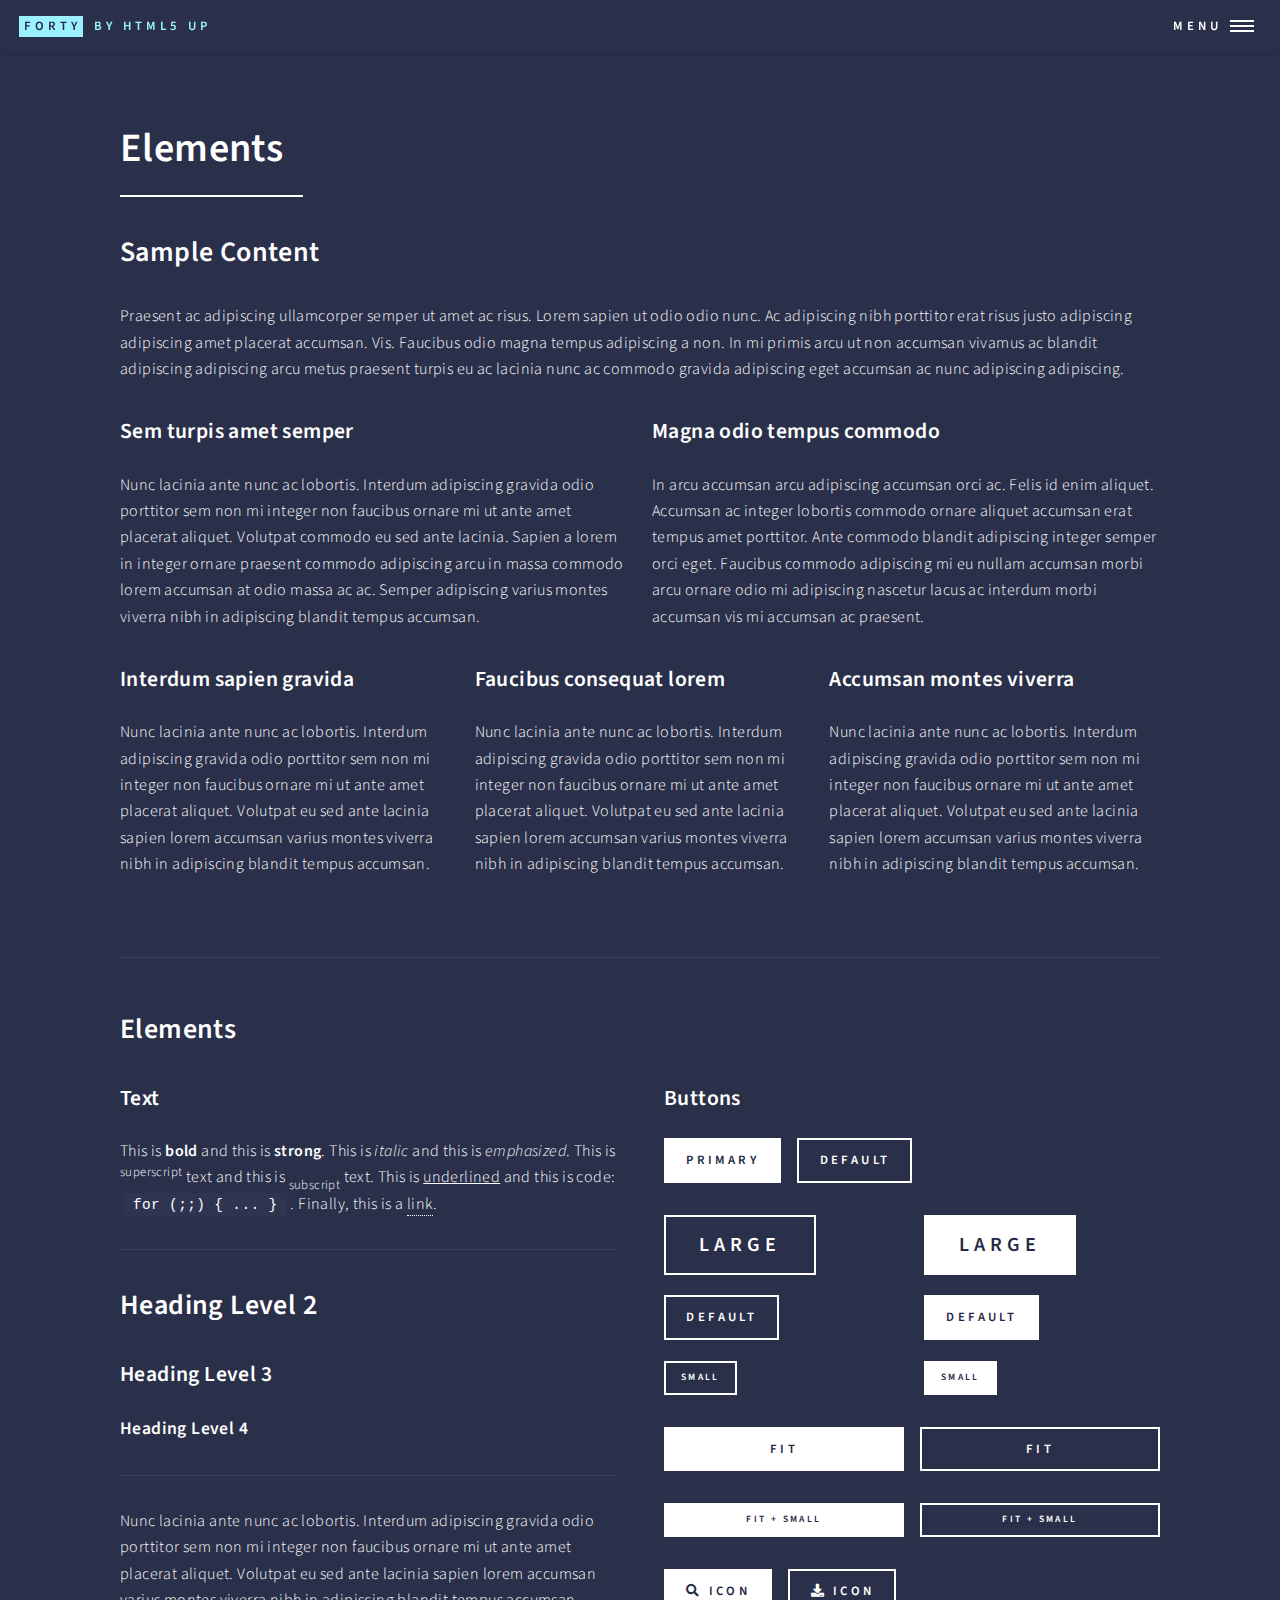
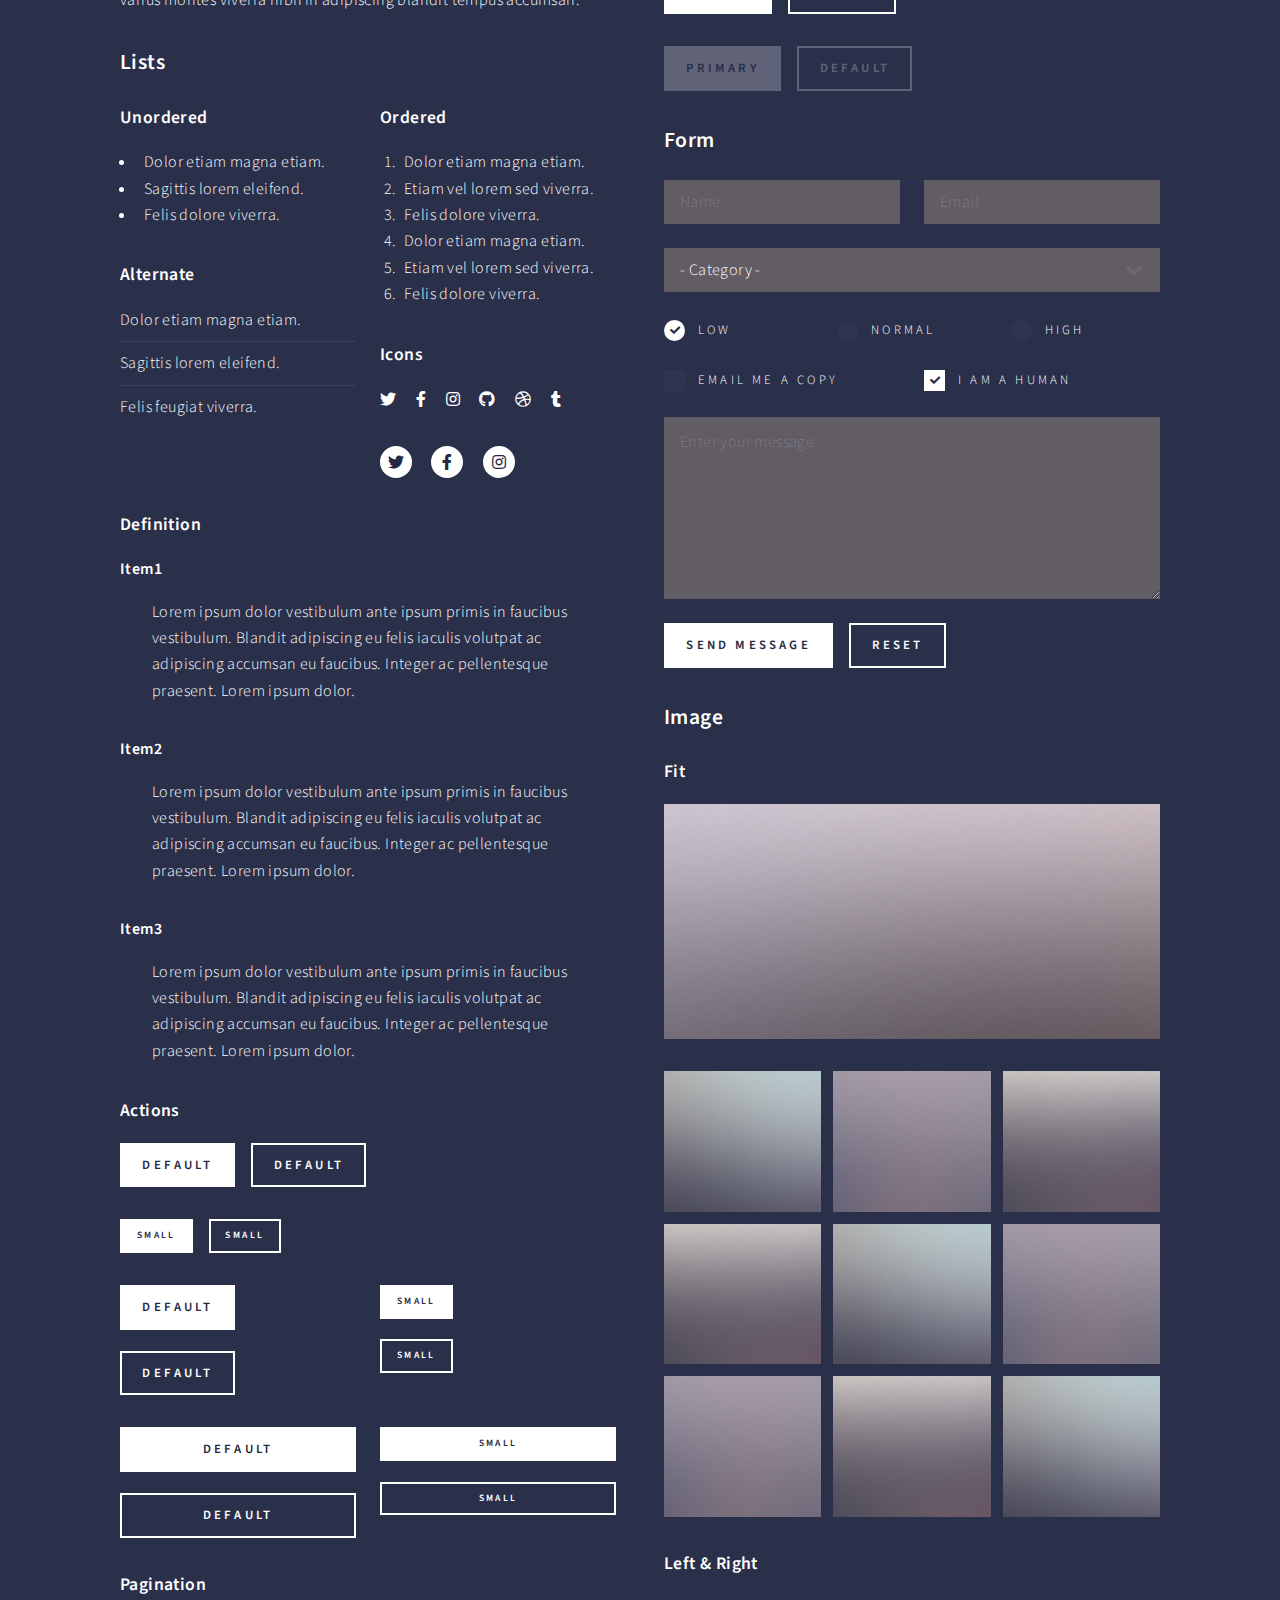
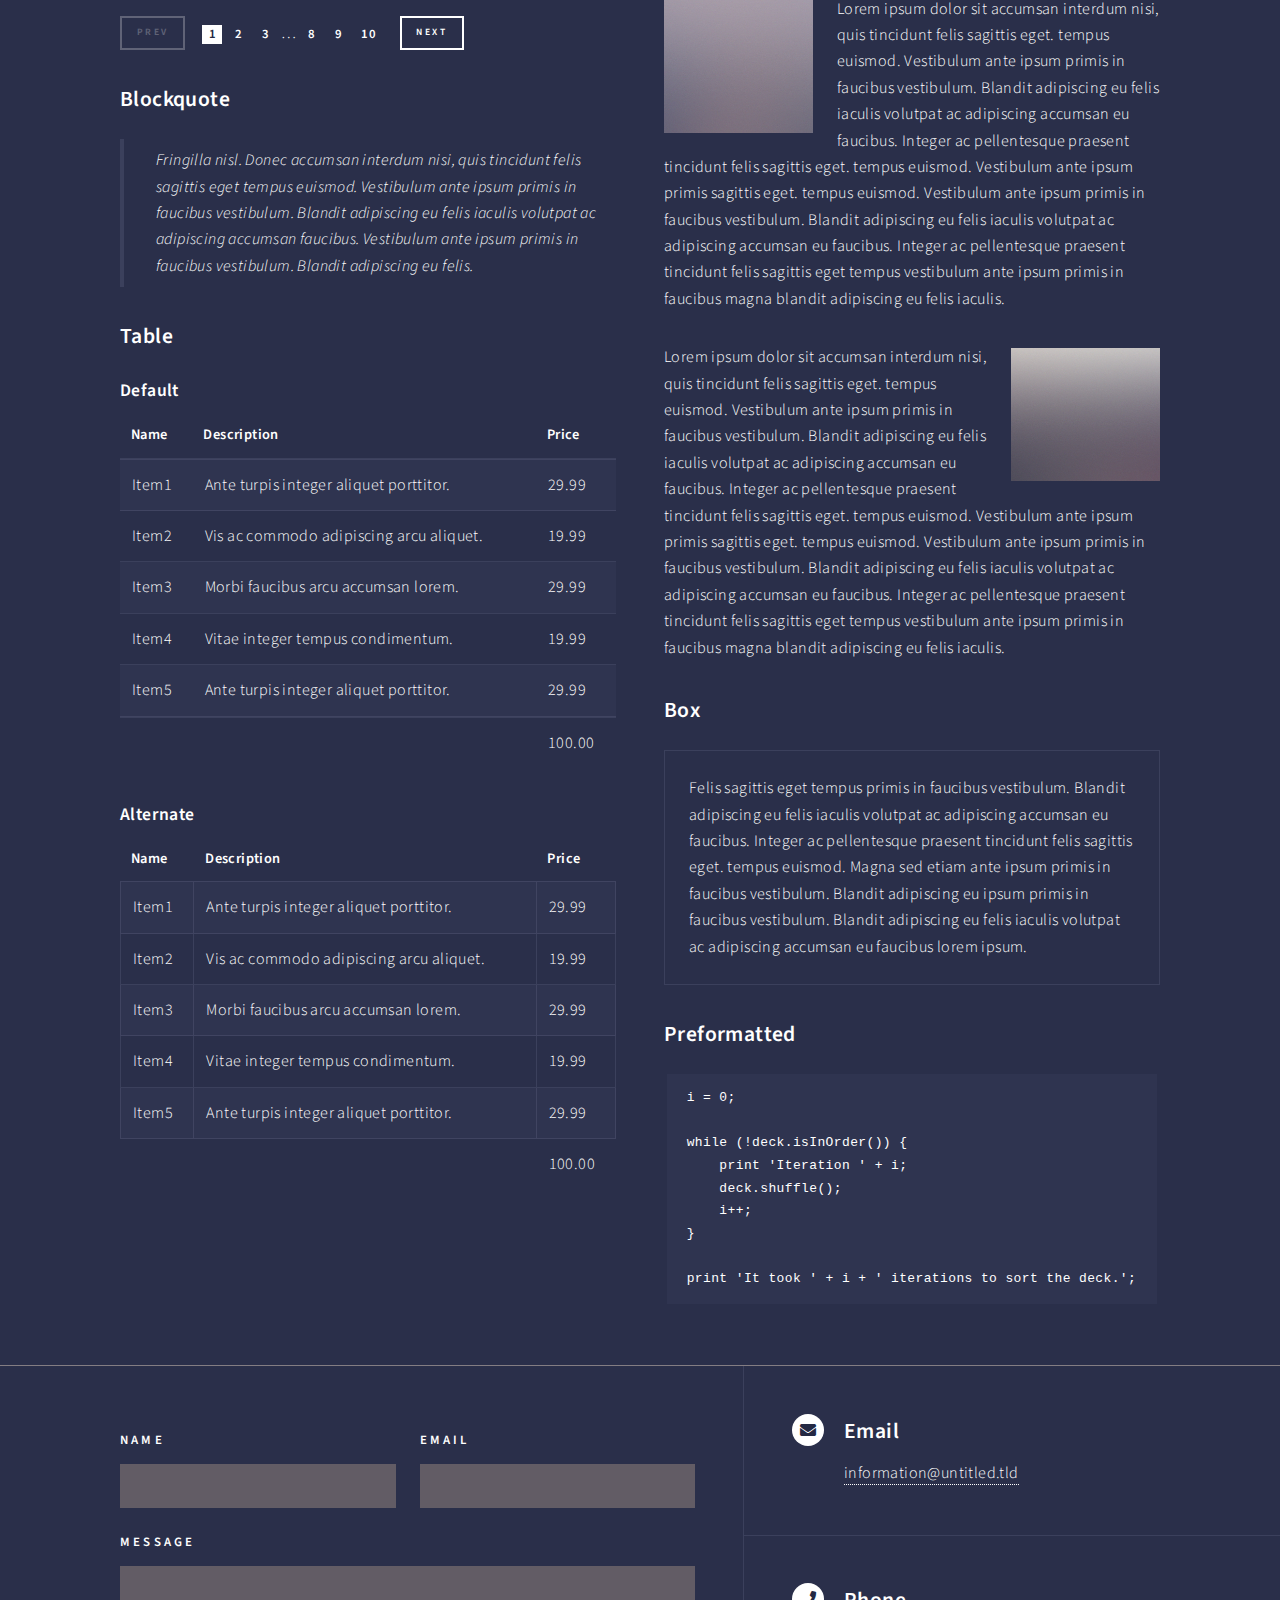
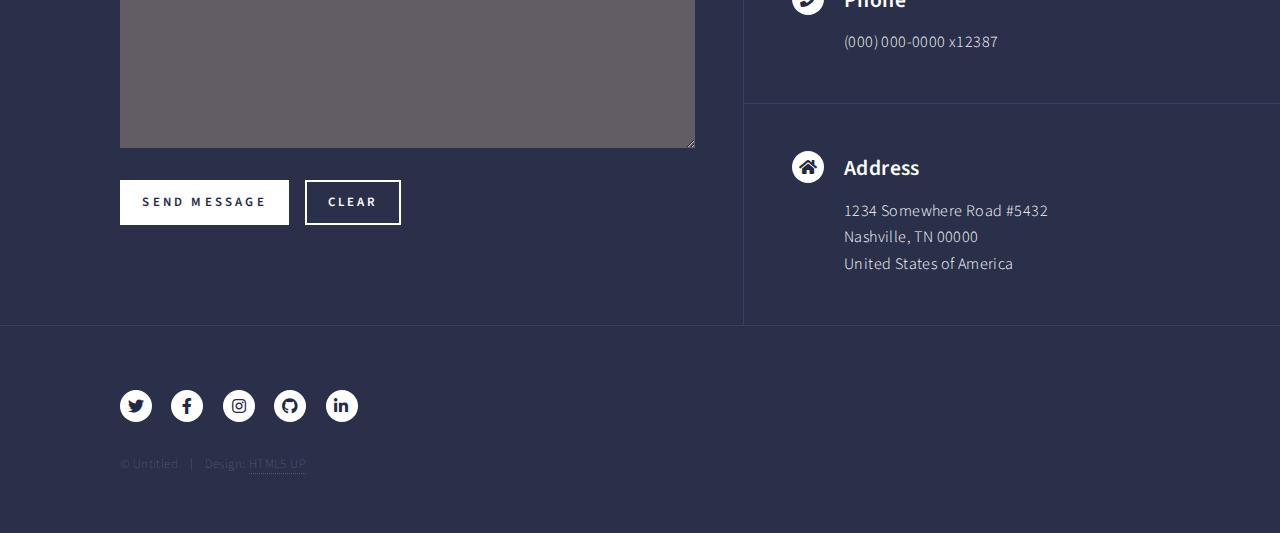
<file: elements.html>
<!DOCTYPE HTML>
<!--
	Forty by HTML5 UP
	html5up.net | @ajlkn
	Free for personal and commercial use under the CCA 3.0 license (html5up.net/license)
-->
<html>
	<head>
		<title>Elements - Forty by HTML5 UP</title>
		<meta charset="utf-8" />
		<meta name="viewport" content="width=device-width, initial-scale=1, user-scalable=no" />
		<link rel="stylesheet" href="assets/css/main.css" />
		<noscript><link rel="stylesheet" href="assets/css/noscript.css" /></noscript>
	</head>
	<body class="is-preload">

		<!-- Wrapper -->
			<div id="wrapper">

				<!-- Header -->
					<header id="header">
						<a href="index.html" class="logo"><strong>Forty</strong> <span>by HTML5 UP</span></a>
						<nav>
							<a href="#menu">Menu</a>
						</nav>
					</header>

				<!-- Menu -->
					<nav id="menu">
						<ul class="links">
							<li><a href="index.html">Home</a></li>
							<li><a href="landing.html">Landing</a></li>
							<li><a href="generic.html">Generic</a></li>
							<li><a href="elements.html">Elements</a></li>
						</ul>
						<ul class="actions stacked">
							<li><a href="#" class="button primary fit">Get Started</a></li>
							<li><a href="#" class="button fit">Log In</a></li>
						</ul>
					</nav>

				<!-- Main -->
					<div id="main" class="alt">

						<!-- One -->
							<section id="one">
								<div class="inner">
									<header class="major">
										<h1>Elements</h1>
									</header>

									<!-- Content -->
										<h2 id="content">Sample Content</h2>
										<p>Praesent ac adipiscing ullamcorper semper ut amet ac risus. Lorem sapien ut odio odio nunc. Ac adipiscing nibh porttitor erat risus justo adipiscing adipiscing amet placerat accumsan. Vis. Faucibus odio magna tempus adipiscing a non. In mi primis arcu ut non accumsan vivamus ac blandit adipiscing adipiscing arcu metus praesent turpis eu ac lacinia nunc ac commodo gravida adipiscing eget accumsan ac nunc adipiscing adipiscing.</p>
										<div class="row">
											<div class="col-6 col-12-small">
												<h3>Sem turpis amet semper</h3>
												<p>Nunc lacinia ante nunc ac lobortis. Interdum adipiscing gravida odio porttitor sem non mi integer non faucibus ornare mi ut ante amet placerat aliquet. Volutpat commodo eu sed ante lacinia. Sapien a lorem in integer ornare praesent commodo adipiscing arcu in massa commodo lorem accumsan at odio massa ac ac. Semper adipiscing varius montes viverra nibh in adipiscing blandit tempus accumsan.</p>
											</div>
											<div class="col-6 col-12-small">
												<h3>Magna odio tempus commodo</h3>
												<p>In arcu accumsan arcu adipiscing accumsan orci ac. Felis id enim aliquet. Accumsan ac integer lobortis commodo ornare aliquet accumsan erat tempus amet porttitor. Ante commodo blandit adipiscing integer semper orci eget. Faucibus commodo adipiscing mi eu nullam accumsan morbi arcu ornare odio mi adipiscing nascetur lacus ac interdum morbi accumsan vis mi accumsan ac praesent.</p>
											</div>
											<!-- Break -->
											<div class="col-4 col-12-medium">
												<h3>Interdum sapien gravida</h3>
												<p>Nunc lacinia ante nunc ac lobortis. Interdum adipiscing gravida odio porttitor sem non mi integer non faucibus ornare mi ut ante amet placerat aliquet. Volutpat eu sed ante lacinia sapien lorem accumsan varius montes viverra nibh in adipiscing blandit tempus accumsan.</p>
											</div>
											<div class="col-4 col-12-medium">
												<h3>Faucibus consequat lorem</h3>
												<p>Nunc lacinia ante nunc ac lobortis. Interdum adipiscing gravida odio porttitor sem non mi integer non faucibus ornare mi ut ante amet placerat aliquet. Volutpat eu sed ante lacinia sapien lorem accumsan varius montes viverra nibh in adipiscing blandit tempus accumsan.</p>
											</div>
											<div class="col-4 col-12-medium">
												<h3>Accumsan montes viverra</h3>
												<p>Nunc lacinia ante nunc ac lobortis. Interdum adipiscing gravida odio porttitor sem non mi integer non faucibus ornare mi ut ante amet placerat aliquet. Volutpat eu sed ante lacinia sapien lorem accumsan varius montes viverra nibh in adipiscing blandit tempus accumsan.</p>
											</div>
										</div>

									<hr class="major" />

									<!-- Elements -->
										<h2 id="elements">Elements</h2>
										<div class="row gtr-200">
											<div class="col-6 col-12-medium">

												<!-- Text stuff -->
													<h3>Text</h3>
													<p>This is <b>bold</b> and this is <strong>strong</strong>. This is <i>italic</i> and this is <em>emphasized</em>.
													This is <sup>superscript</sup> text and this is <sub>subscript</sub> text.
													This is <u>underlined</u> and this is code: <code>for (;;) { ... }</code>.
													Finally, this is a <a href="#">link</a>.</p>
													<hr />
													<h2>Heading Level 2</h2>
													<h3>Heading Level 3</h3>
													<h4>Heading Level 4</h4>
													<hr />
													<p>Nunc lacinia ante nunc ac lobortis. Interdum adipiscing gravida odio porttitor sem non mi integer non faucibus ornare mi ut ante amet placerat aliquet. Volutpat eu sed ante lacinia sapien lorem accumsan varius montes viverra nibh in adipiscing blandit tempus accumsan.</p>

												<!-- Lists -->
													<h3>Lists</h3>
													<div class="row">
														<div class="col-6 col-12-small">

															<h4>Unordered</h4>
															<ul>
																<li>Dolor etiam magna etiam.</li>
																<li>Sagittis lorem eleifend.</li>
																<li>Felis dolore viverra.</li>
															</ul>

															<h4>Alternate</h4>
															<ul class="alt">
																<li>Dolor etiam magna etiam.</li>
																<li>Sagittis lorem eleifend.</li>
																<li>Felis feugiat viverra.</li>
															</ul>

														</div>
														<div class="col-6 col-12-small">

															<h4>Ordered</h4>
															<ol>
																<li>Dolor etiam magna etiam.</li>
																<li>Etiam vel lorem sed viverra.</li>
																<li>Felis dolore viverra.</li>
																<li>Dolor etiam magna etiam.</li>
																<li>Etiam vel lorem sed viverra.</li>
																<li>Felis dolore viverra.</li>
															</ol>

															<h4>Icons</h4>
															<ul class="icons">
																<li><a href="#" class="icon brands fa-twitter"><span class="label">Twitter</span></a></li>
																<li><a href="#" class="icon brands fa-facebook-f"><span class="label">Facebook</span></a></li>
																<li><a href="#" class="icon brands fa-instagram"><span class="label">Instagram</span></a></li>
																<li><a href="#" class="icon brands fa-github"><span class="label">Github</span></a></li>
																<li><a href="#" class="icon brands fa-dribbble"><span class="label">Dribbble</span></a></li>
																<li><a href="#" class="icon brands fa-tumblr"><span class="label">Tumblr</span></a></li>
															</ul>
															<ul class="icons">
																<li><a href="#" class="icon brands alt fa-twitter"><span class="label">Twitter</span></a></li>
																<li><a href="#" class="icon brands alt fa-facebook-f"><span class="label">Facebook</span></a></li>
																<li><a href="#" class="icon brands alt fa-instagram"><span class="label">Instagram</span></a></li>
															</ul>

														</div>
													</div>
													<h4>Definition</h4>
													<dl>
														<dt>Item1</dt>
														<dd>
															<p>Lorem ipsum dolor vestibulum ante ipsum primis in faucibus vestibulum. Blandit adipiscing eu felis iaculis volutpat ac adipiscing accumsan eu faucibus. Integer ac pellentesque praesent. Lorem ipsum dolor.</p>
														</dd>
														<dt>Item2</dt>
														<dd>
															<p>Lorem ipsum dolor vestibulum ante ipsum primis in faucibus vestibulum. Blandit adipiscing eu felis iaculis volutpat ac adipiscing accumsan eu faucibus. Integer ac pellentesque praesent. Lorem ipsum dolor.</p>
														</dd>
														<dt>Item3</dt>
														<dd>
															<p>Lorem ipsum dolor vestibulum ante ipsum primis in faucibus vestibulum. Blandit adipiscing eu felis iaculis volutpat ac adipiscing accumsan eu faucibus. Integer ac pellentesque praesent. Lorem ipsum dolor.</p>
														</dd>
													</dl>

													<h4>Actions</h4>
													<ul class="actions">
														<li><a href="#" class="button primary">Default</a></li>
														<li><a href="#" class="button">Default</a></li>
													</ul>
													<ul class="actions small">
														<li><a href="#" class="button primary small">Small</a></li>
														<li><a href="#" class="button small">Small</a></li>
													</ul>
													<div class="row">
														<div class="col-6 col-12-small">
															<ul class="actions stacked">
																<li><a href="#" class="button primary">Default</a></li>
																<li><a href="#" class="button">Default</a></li>
															</ul>
														</div>
														<div class="col-6 col-12-small">
															<ul class="actions stacked">
																<li><a href="#" class="button primary small">Small</a></li>
																<li><a href="#" class="button small">Small</a></li>
															</ul>
														</div>
														<div class="col-6 col-12-small">
															<ul class="actions stacked">
																<li><a href="#" class="button primary fit">Default</a></li>
																<li><a href="#" class="button fit">Default</a></li>
															</ul>
														</div>
														<div class="col-6 col-12-small">
															<ul class="actions stacked">
																<li><a href="#" class="button primary small fit">Small</a></li>
																<li><a href="#" class="button small fit">Small</a></li>
															</ul>
														</div>
													</div>

													<h4>Pagination</h4>
													<ul class="pagination">
														<li><span class="button small disabled">Prev</span></li>
														<li><a href="#" class="page active">1</a></li>
														<li><a href="#" class="page">2</a></li>
														<li><a href="#" class="page">3</a></li>
														<li><span>&hellip;</span></li>
														<li><a href="#" class="page">8</a></li>
														<li><a href="#" class="page">9</a></li>
														<li><a href="#" class="page">10</a></li>
														<li><a href="#" class="button small">Next</a></li>
													</ul>

												<!-- Blockquote -->
													<h3>Blockquote</h3>
													<blockquote>Fringilla nisl. Donec accumsan interdum nisi, quis tincidunt felis sagittis eget tempus euismod. Vestibulum ante ipsum primis in faucibus vestibulum. Blandit adipiscing eu felis iaculis volutpat ac adipiscing accumsan faucibus. Vestibulum ante ipsum primis in faucibus vestibulum. Blandit adipiscing eu felis.</blockquote>

												<!-- Table -->
													<h3>Table</h3>

													<h4>Default</h4>
													<div class="table-wrapper">
														<table>
															<thead>
																<tr>
																	<th>Name</th>
																	<th>Description</th>
																	<th>Price</th>
																</tr>
															</thead>
															<tbody>
																<tr>
																	<td>Item1</td>
																	<td>Ante turpis integer aliquet porttitor.</td>
																	<td>29.99</td>
																</tr>
																<tr>
																	<td>Item2</td>
																	<td>Vis ac commodo adipiscing arcu aliquet.</td>
																	<td>19.99</td>
																</tr>
																<tr>
																	<td>Item3</td>
																	<td> Morbi faucibus arcu accumsan lorem.</td>
																	<td>29.99</td>
																</tr>
																<tr>
																	<td>Item4</td>
																	<td>Vitae integer tempus condimentum.</td>
																	<td>19.99</td>
																</tr>
																<tr>
																	<td>Item5</td>
																	<td>Ante turpis integer aliquet porttitor.</td>
																	<td>29.99</td>
																</tr>
															</tbody>
															<tfoot>
																<tr>
																	<td colspan="2"></td>
																	<td>100.00</td>
																</tr>
															</tfoot>
														</table>
													</div>

													<h4>Alternate</h4>
													<div class="table-wrapper">
														<table class="alt">
															<thead>
																<tr>
																	<th>Name</th>
																	<th>Description</th>
																	<th>Price</th>
																</tr>
															</thead>
															<tbody>
																<tr>
																	<td>Item1</td>
																	<td>Ante turpis integer aliquet porttitor.</td>
																	<td>29.99</td>
																</tr>
																<tr>
																	<td>Item2</td>
																	<td>Vis ac commodo adipiscing arcu aliquet.</td>
																	<td>19.99</td>
																</tr>
																<tr>
																	<td>Item3</td>
																	<td> Morbi faucibus arcu accumsan lorem.</td>
																	<td>29.99</td>
																</tr>
																<tr>
																	<td>Item4</td>
																	<td>Vitae integer tempus condimentum.</td>
																	<td>19.99</td>
																</tr>
																<tr>
																	<td>Item5</td>
																	<td>Ante turpis integer aliquet porttitor.</td>
																	<td>29.99</td>
																</tr>
															</tbody>
															<tfoot>
																<tr>
																	<td colspan="2"></td>
																	<td>100.00</td>
																</tr>
															</tfoot>
														</table>
													</div>

											</div>
											<div class="col-6 col-12-medium">

												<!-- Buttons -->
													<h3>Buttons</h3>
													<ul class="actions">
														<li><a href="#" class="button primary">Primary</a></li>
														<li><a href="#" class="button">Default</a></li>
													</ul>
													<div class="row">
														<div class="col-6 col-12-xsmall">
															<ul class="actions stacked">
																<li><a href="#" class="button large">Large</a></li>
																<li><a href="#" class="button">Default</a></li>
																<li><a href="#" class="button small">Small</a></li>
															</ul>
														</div>
														<div class="col-6 col-12-xsmall">
															<ul class="actions stacked">
																<li><a href="#" class="button primary large">Large</a></li>
																<li><a href="#" class="button primary">Default</a></li>
																<li><a href="#" class="button primary small">Small</a></li>
															</ul>
														</div>
													</div>
													<ul class="actions fit">
														<li><a href="#" class="button primary fit">Fit</a></li>
														<li><a href="#" class="button fit">Fit</a></li>
													</ul>
													<ul class="actions fit small">
														<li><a href="#" class="button primary fit small">Fit + Small</a></li>
														<li><a href="#" class="button fit small">Fit + Small</a></li>
													</ul>
													<ul class="actions">
														<li><a href="#" class="button primary icon solid fa-search">Icon</a></li>
														<li><a href="#" class="button icon solid fa-download">Icon</a></li>
													</ul>
													<ul class="actions">
														<li><span class="button primary disabled">Primary</span></li>
														<li><span class="button disabled">Default</span></li>
													</ul>

												<!-- Form -->
													<h3>Form</h3>

													<form method="post" action="#">
														<div class="row gtr-uniform">
															<div class="col-6 col-12-xsmall">
																<input type="text" name="demo-name" id="demo-name" value="" placeholder="Name" />
															</div>
															<div class="col-6 col-12-xsmall">
																<input type="email" name="demo-email" id="demo-email" value="" placeholder="Email" />
															</div>
															<!-- Break -->
															<div class="col-12">
																<select name="demo-category" id="demo-category">
																	<option value="">- Category -</option>
																	<option value="1">Manufacturing</option>
																	<option value="1">Shipping</option>
																	<option value="1">Administration</option>
																	<option value="1">Human Resources</option>
																</select>
															</div>
															<!-- Break -->
															<div class="col-4 col-12-small">
																<input type="radio" id="demo-priority-low" name="demo-priority" checked>
																<label for="demo-priority-low">Low</label>
															</div>
															<div class="col-4 col-12-small">
																<input type="radio" id="demo-priority-normal" name="demo-priority">
																<label for="demo-priority-normal">Normal</label>
															</div>
															<div class="col-4 col-12-small">
																<input type="radio" id="demo-priority-high" name="demo-priority">
																<label for="demo-priority-high">High</label>
															</div>
															<!-- Break -->
															<div class="col-6 col-12-small">
																<input type="checkbox" id="demo-copy" name="demo-copy">
																<label for="demo-copy">Email me a copy</label>
															</div>
															<div class="col-6 col-12-small">
																<input type="checkbox" id="demo-human" name="demo-human" checked>
																<label for="demo-human">I am a human</label>
															</div>
															<!-- Break -->
															<div class="col-12">
																<textarea name="demo-message" id="demo-message" placeholder="Enter your message" rows="6"></textarea>
															</div>
															<!-- Break -->
															<div class="col-12">
																<ul class="actions">
																	<li><input type="submit" value="Send Message" class="primary" /></li>
																	<li><input type="reset" value="Reset" /></li>
																</ul>
															</div>
														</div>
													</form>

												<!-- Image -->
													<h3>Image</h3>

													<h4>Fit</h4>
													<span class="image fit"><img src="images/pic03.jpg" alt="" /></span>
													<div class="box alt">
														<div class="row gtr-50 gtr-uniform">
															<div class="col-4"><span class="image fit"><img src="images/pic08.jpg" alt="" /></span></div>
															<div class="col-4"><span class="image fit"><img src="images/pic09.jpg" alt="" /></span></div>
															<div class="col-4"><span class="image fit"><img src="images/pic10.jpg" alt="" /></span></div>
															<!-- Break -->
															<div class="col-4"><span class="image fit"><img src="images/pic10.jpg" alt="" /></span></div>
															<div class="col-4"><span class="image fit"><img src="images/pic08.jpg" alt="" /></span></div>
															<div class="col-4"><span class="image fit"><img src="images/pic09.jpg" alt="" /></span></div>
															<!-- Break -->
															<div class="col-4"><span class="image fit"><img src="images/pic09.jpg" alt="" /></span></div>
															<div class="col-4"><span class="image fit"><img src="images/pic10.jpg" alt="" /></span></div>
															<div class="col-4"><span class="image fit"><img src="images/pic08.jpg" alt="" /></span></div>
														</div>
													</div>

													<h4>Left &amp; Right</h4>
													<p><span class="image left"><img src="images/pic09.jpg" alt="" /></span>Lorem ipsum dolor sit accumsan interdum nisi, quis tincidunt felis sagittis eget. tempus euismod. Vestibulum ante ipsum primis in faucibus vestibulum. Blandit adipiscing eu felis iaculis volutpat ac adipiscing accumsan eu faucibus. Integer ac pellentesque praesent tincidunt felis sagittis eget. tempus euismod. Vestibulum ante ipsum primis sagittis eget. tempus euismod. Vestibulum ante ipsum primis in faucibus vestibulum. Blandit adipiscing eu felis iaculis volutpat ac adipiscing accumsan eu faucibus. Integer ac pellentesque praesent tincidunt felis sagittis eget tempus vestibulum ante ipsum primis in faucibus magna blandit adipiscing eu felis iaculis.</p>
													<p><span class="image right"><img src="images/pic10.jpg" alt="" /></span>Lorem ipsum dolor sit accumsan interdum nisi, quis tincidunt felis sagittis eget. tempus euismod. Vestibulum ante ipsum primis in faucibus vestibulum. Blandit adipiscing eu felis iaculis volutpat ac adipiscing accumsan eu faucibus. Integer ac pellentesque praesent tincidunt felis sagittis eget. tempus euismod. Vestibulum ante ipsum primis sagittis eget. tempus euismod. Vestibulum ante ipsum primis in faucibus vestibulum. Blandit adipiscing eu felis iaculis volutpat ac adipiscing accumsan eu faucibus. Integer ac pellentesque praesent tincidunt felis sagittis eget tempus vestibulum ante ipsum primis in faucibus magna blandit adipiscing eu felis iaculis.</p>

												<!-- Box -->
													<h3>Box</h3>
													<div class="box">
														<p>Felis sagittis eget tempus primis in faucibus vestibulum. Blandit adipiscing eu felis iaculis volutpat ac adipiscing accumsan eu faucibus. Integer ac pellentesque praesent tincidunt felis sagittis eget. tempus euismod. Magna sed etiam ante ipsum primis in faucibus vestibulum. Blandit adipiscing eu ipsum primis in faucibus vestibulum. Blandit adipiscing eu felis iaculis volutpat ac adipiscing accumsan eu faucibus lorem ipsum.</p>
													</div>

												<!-- Preformatted Code -->
													<h3>Preformatted</h3>
													<pre><code>i = 0;

while (!deck.isInOrder()) {
    print 'Iteration ' + i;
    deck.shuffle();
    i++;
}

print 'It took ' + i + ' iterations to sort the deck.';
</code></pre>

											</div>
										</div>

								</div>
							</section>

					</div>

				<!-- Contact -->
					<section id="contact">
						<div class="inner">
							<section>
								<form method="post" action="#">
									<div class="fields">
										<div class="field half">
											<label for="name">Name</label>
											<input type="text" name="name" id="name" />
										</div>
										<div class="field half">
											<label for="email">Email</label>
											<input type="text" name="email" id="email" />
										</div>
										<div class="field">
											<label for="message">Message</label>
											<textarea name="message" id="message" rows="6"></textarea>
										</div>
									</div>
									<ul class="actions">
										<li><input type="submit" value="Send Message" class="primary" /></li>
										<li><input type="reset" value="Clear" /></li>
									</ul>
								</form>
							</section>
							<section class="split">
								<section>
									<div class="contact-method">
										<span class="icon solid alt fa-envelope"></span>
										<h3>Email</h3>
										<a href="#">information@untitled.tld</a>
									</div>
								</section>
								<section>
									<div class="contact-method">
										<span class="icon solid alt fa-phone"></span>
										<h3>Phone</h3>
										<span>(000) 000-0000 x12387</span>
									</div>
								</section>
								<section>
									<div class="contact-method">
										<span class="icon solid alt fa-home"></span>
										<h3>Address</h3>
										<span>1234 Somewhere Road #5432<br />
										Nashville, TN 00000<br />
										United States of America</span>
									</div>
								</section>
							</section>
						</div>
					</section>

				<!-- Footer -->
					<footer id="footer">
						<div class="inner">
							<ul class="icons">
								<li><a href="#" class="icon brands alt fa-twitter"><span class="label">Twitter</span></a></li>
								<li><a href="#" class="icon brands alt fa-facebook-f"><span class="label">Facebook</span></a></li>
								<li><a href="#" class="icon brands alt fa-instagram"><span class="label">Instagram</span></a></li>
								<li><a href="#" class="icon brands alt fa-github"><span class="label">GitHub</span></a></li>
								<li><a href="#" class="icon brands alt fa-linkedin-in"><span class="label">LinkedIn</span></a></li>
							</ul>
							<ul class="copyright">
								<li>&copy; Untitled</li><li>Design: <a href="https://html5up.net">HTML5 UP</a></li>
							</ul>
						</div>
					</footer>

			</div>

		<!-- Scripts -->
			<script src="assets/js/jquery.min.js"></script>
			<script src="assets/js/jquery.scrolly.min.js"></script>
			<script src="assets/js/jquery.scrollex.min.js"></script>
			<script src="assets/js/browser.min.js"></script>
			<script src="assets/js/breakpoints.min.js"></script>
			<script src="assets/js/util.js"></script>
			<script src="assets/js/main.js"></script>

	</body>
</html>
</file>
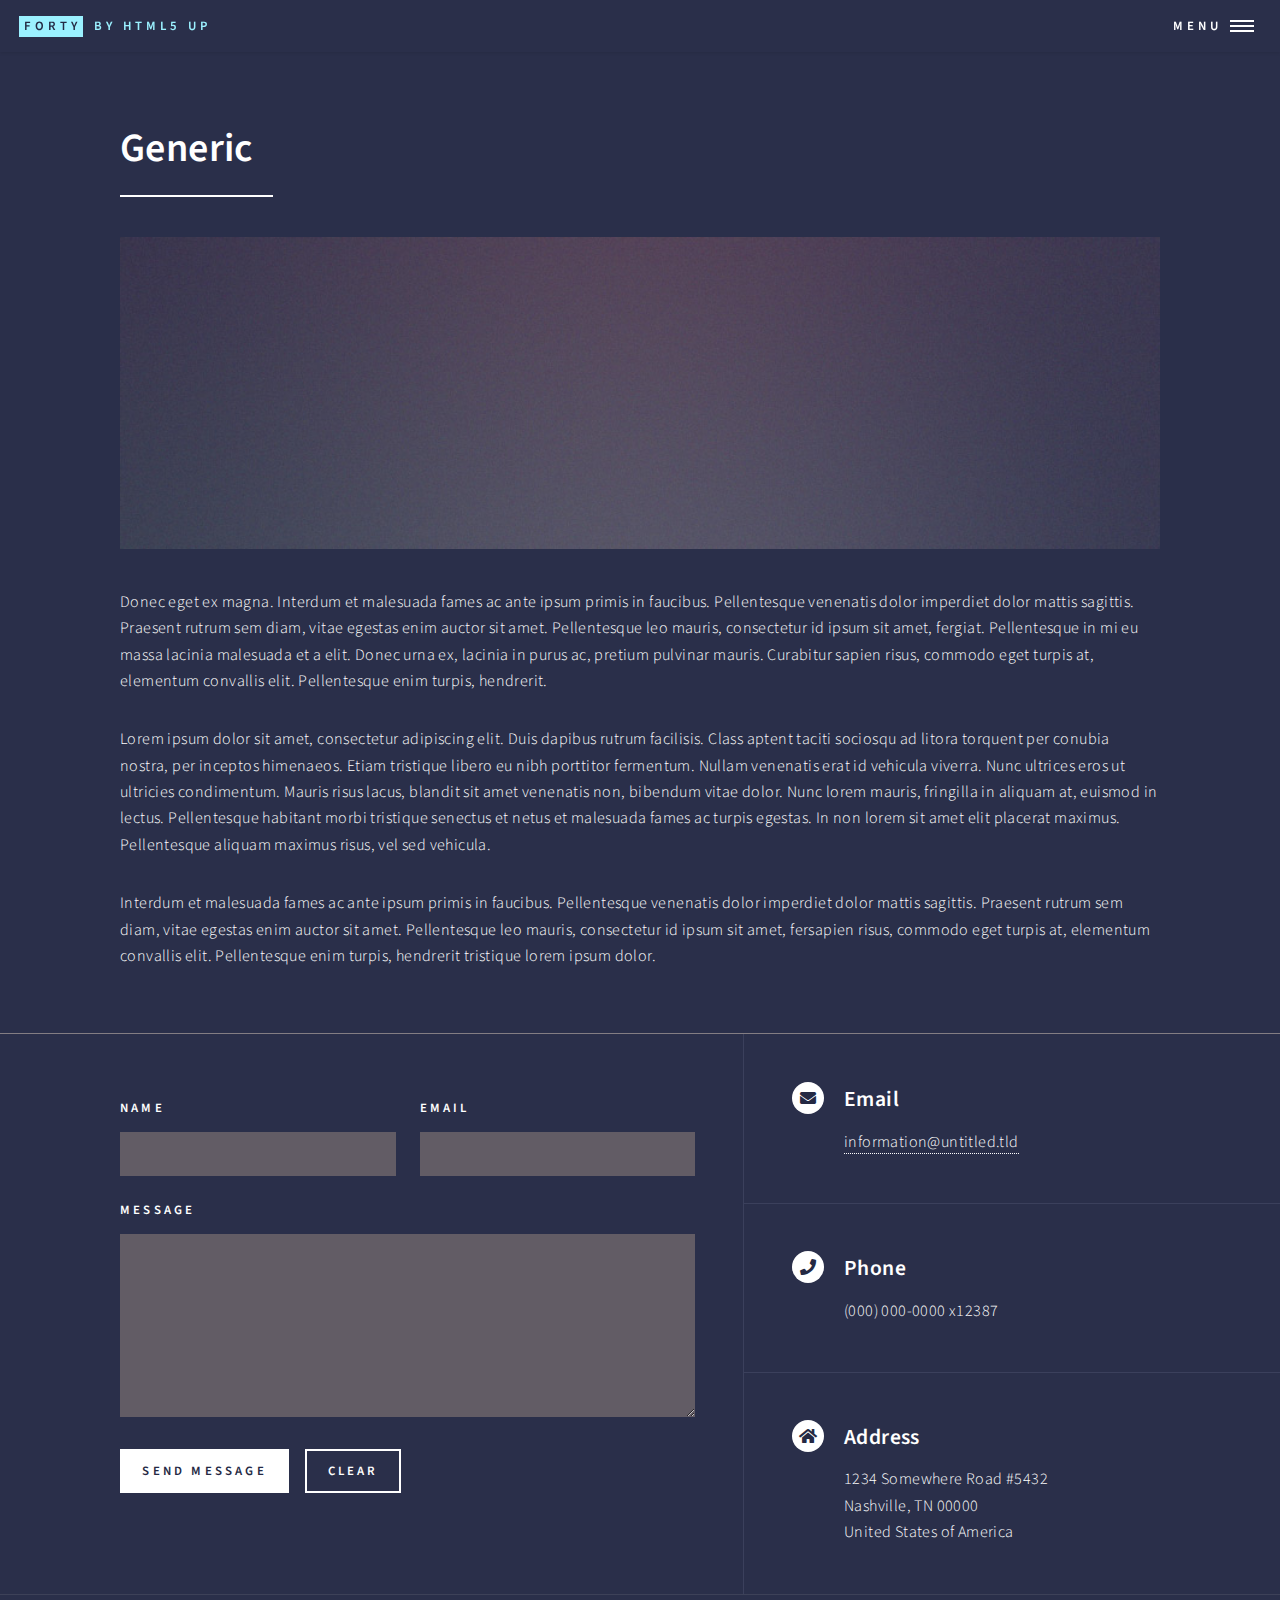
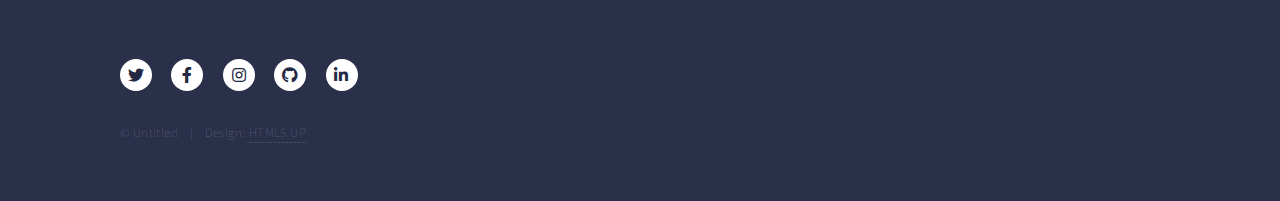
<file: generic.html>
<!DOCTYPE HTML>
<!--
	Forty by HTML5 UP
	html5up.net | @ajlkn
	Free for personal and commercial use under the CCA 3.0 license (html5up.net/license)
-->
<html>
	<head>
		<title>Generic - Forty by HTML5 UP</title>
		<meta charset="utf-8" />
		<meta name="viewport" content="width=device-width, initial-scale=1, user-scalable=no" />
		<link rel="stylesheet" href="assets/css/main.css" />
		<noscript><link rel="stylesheet" href="assets/css/noscript.css" /></noscript>
	</head>
	<body class="is-preload">

		<!-- Wrapper -->
			<div id="wrapper">

				<!-- Header -->
					<header id="header">
						<a href="index.html" class="logo"><strong>Forty</strong> <span>by HTML5 UP</span></a>
						<nav>
							<a href="#menu">Menu</a>
						</nav>
					</header>

				<!-- Menu -->
					<nav id="menu">
						<ul class="links">
							<li><a href="index.html">Home</a></li>
							<li><a href="landing.html">Landing</a></li>
							<li><a href="generic.html">Generic</a></li>
							<li><a href="elements.html">Elements</a></li>
						</ul>
						<ul class="actions stacked">
							<li><a href="#" class="button primary fit">Get Started</a></li>
							<li><a href="#" class="button fit">Log In</a></li>
						</ul>
					</nav>

				<!-- Main -->
					<div id="main" class="alt">

						<!-- One -->
							<section id="one">
								<div class="inner">
									<header class="major">
										<h1>Generic</h1>
									</header>
									<span class="image main"><img src="images/pic11.jpg" alt="" /></span>
									<p>Donec eget ex magna. Interdum et malesuada fames ac ante ipsum primis in faucibus. Pellentesque venenatis dolor imperdiet dolor mattis sagittis. Praesent rutrum sem diam, vitae egestas enim auctor sit amet. Pellentesque leo mauris, consectetur id ipsum sit amet, fergiat. Pellentesque in mi eu massa lacinia malesuada et a elit. Donec urna ex, lacinia in purus ac, pretium pulvinar mauris. Curabitur sapien risus, commodo eget turpis at, elementum convallis elit. Pellentesque enim turpis, hendrerit.</p>
									<p>Lorem ipsum dolor sit amet, consectetur adipiscing elit. Duis dapibus rutrum facilisis. Class aptent taciti sociosqu ad litora torquent per conubia nostra, per inceptos himenaeos. Etiam tristique libero eu nibh porttitor fermentum. Nullam venenatis erat id vehicula viverra. Nunc ultrices eros ut ultricies condimentum. Mauris risus lacus, blandit sit amet venenatis non, bibendum vitae dolor. Nunc lorem mauris, fringilla in aliquam at, euismod in lectus. Pellentesque habitant morbi tristique senectus et netus et malesuada fames ac turpis egestas. In non lorem sit amet elit placerat maximus. Pellentesque aliquam maximus risus, vel sed vehicula.</p>
									<p>Interdum et malesuada fames ac ante ipsum primis in faucibus. Pellentesque venenatis dolor imperdiet dolor mattis sagittis. Praesent rutrum sem diam, vitae egestas enim auctor sit amet. Pellentesque leo mauris, consectetur id ipsum sit amet, fersapien risus, commodo eget turpis at, elementum convallis elit. Pellentesque enim turpis, hendrerit tristique lorem ipsum dolor.</p>
								</div>
							</section>

					</div>

				<!-- Contact -->
					<section id="contact">
						<div class="inner">
							<section>
								<form method="post" action="#">
									<div class="fields">
										<div class="field half">
											<label for="name">Name</label>
											<input type="text" name="name" id="name" />
										</div>
										<div class="field half">
											<label for="email">Email</label>
											<input type="text" name="email" id="email" />
										</div>
										<div class="field">
											<label for="message">Message</label>
											<textarea name="message" id="message" rows="6"></textarea>
										</div>
									</div>
									<ul class="actions">
										<li><input type="submit" value="Send Message" class="primary" /></li>
										<li><input type="reset" value="Clear" /></li>
									</ul>
								</form>
							</section>
							<section class="split">
								<section>
									<div class="contact-method">
										<span class="icon solid alt fa-envelope"></span>
										<h3>Email</h3>
										<a href="#">information@untitled.tld</a>
									</div>
								</section>
								<section>
									<div class="contact-method">
										<span class="icon solid alt fa-phone"></span>
										<h3>Phone</h3>
										<span>(000) 000-0000 x12387</span>
									</div>
								</section>
								<section>
									<div class="contact-method">
										<span class="icon solid alt fa-home"></span>
										<h3>Address</h3>
										<span>1234 Somewhere Road #5432<br />
										Nashville, TN 00000<br />
										United States of America</span>
									</div>
								</section>
							</section>
						</div>
					</section>

				<!-- Footer -->
					<footer id="footer">
						<div class="inner">
							<ul class="icons">
								<li><a href="#" class="icon brands alt fa-twitter"><span class="label">Twitter</span></a></li>
								<li><a href="#" class="icon brands alt fa-facebook-f"><span class="label">Facebook</span></a></li>
								<li><a href="#" class="icon brands alt fa-instagram"><span class="label">Instagram</span></a></li>
								<li><a href="#" class="icon brands alt fa-github"><span class="label">GitHub</span></a></li>
								<li><a href="#" class="icon brands alt fa-linkedin-in"><span class="label">LinkedIn</span></a></li>
							</ul>
							<ul class="copyright">
								<li>&copy; Untitled</li><li>Design: <a href="https://html5up.net">HTML5 UP</a></li>
							</ul>
						</div>
					</footer>

			</div>

		<!-- Scripts -->
			<script src="assets/js/jquery.min.js"></script>
			<script src="assets/js/jquery.scrolly.min.js"></script>
			<script src="assets/js/jquery.scrollex.min.js"></script>
			<script src="assets/js/browser.min.js"></script>
			<script src="assets/js/breakpoints.min.js"></script>
			<script src="assets/js/util.js"></script>
			<script src="assets/js/main.js"></script>

	</body>
</html>
</file>
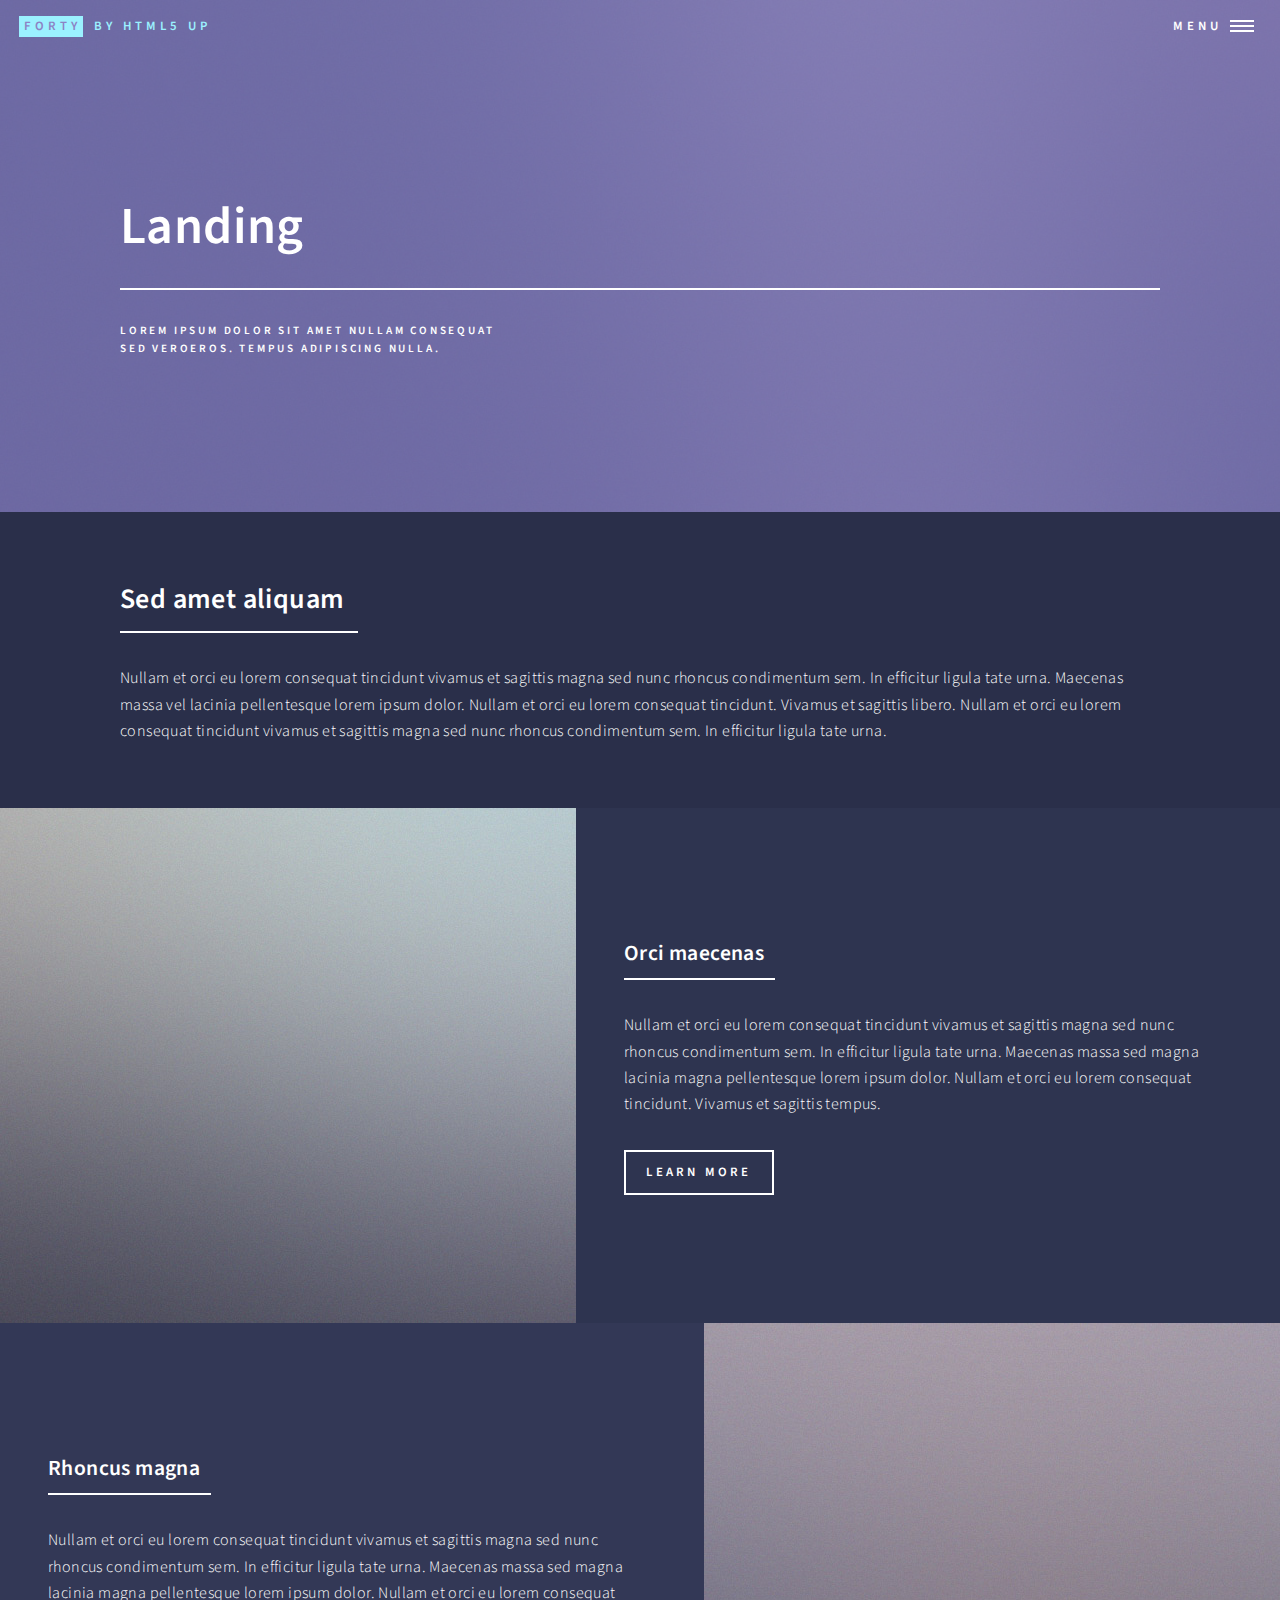
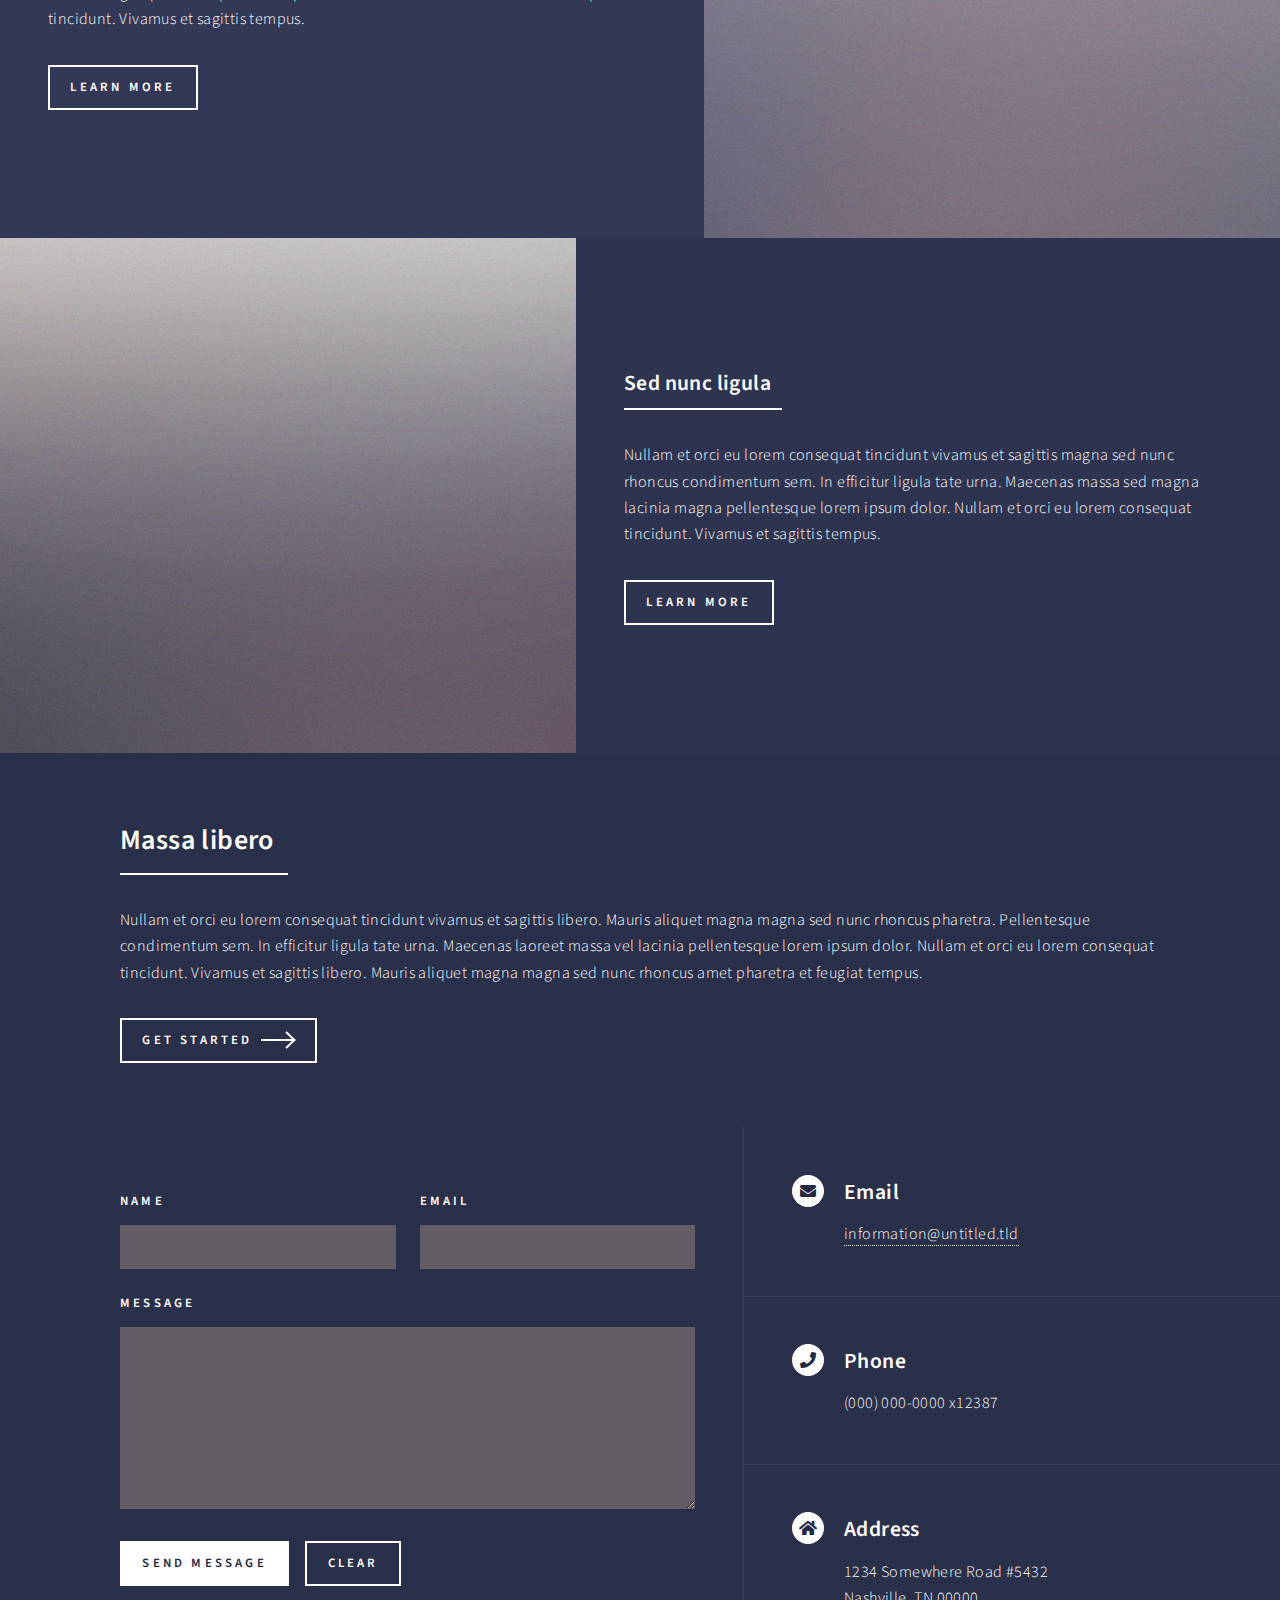
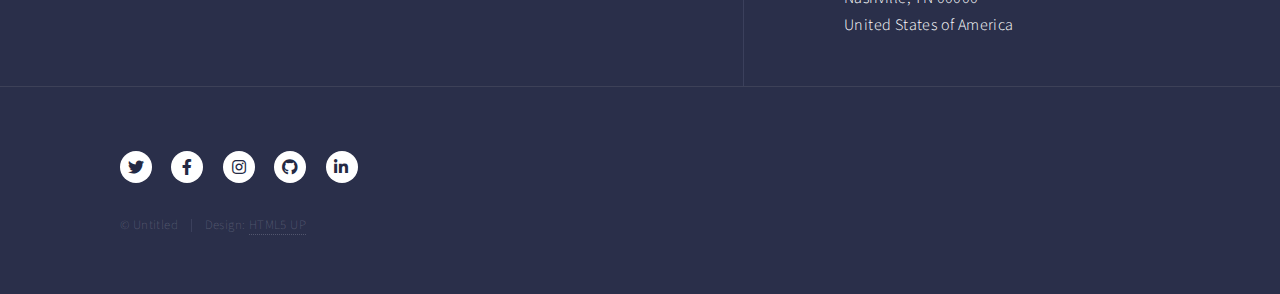
<file: landing.html>
<!DOCTYPE HTML>
<!--
	Forty by HTML5 UP
	html5up.net | @ajlkn
	Free for personal and commercial use under the CCA 3.0 license (html5up.net/license)
-->
<html>
	<head>
		<title>Landing - Forty by HTML5 UP</title>
		<meta charset="utf-8" />
		<meta name="viewport" content="width=device-width, initial-scale=1, user-scalable=no" />
		<link rel="stylesheet" href="assets/css/main.css" />
		<noscript><link rel="stylesheet" href="assets/css/noscript.css" /></noscript>
	</head>
	<body class="is-preload">

		<!-- Wrapper -->
			<div id="wrapper">

				<!-- Header -->
				<!-- Note: The "styleN" class below should match that of the banner element. -->
					<header id="header" class="alt style2">
						<a href="index.html" class="logo"><strong>Forty</strong> <span>by HTML5 UP</span></a>
						<nav>
							<a href="#menu">Menu</a>
						</nav>
					</header>

				<!-- Menu -->
					<nav id="menu">
						<ul class="links">
							<li><a href="index.html">Home</a></li>
							<li><a href="landing.html">Landing</a></li>
							<li><a href="generic.html">Generic</a></li>
							<li><a href="elements.html">Elements</a></li>
						</ul>
						<ul class="actions stacked">
							<li><a href="#" class="button primary fit">Get Started</a></li>
							<li><a href="#" class="button fit">Log In</a></li>
						</ul>
					</nav>

				<!-- Banner -->
				<!-- Note: The "styleN" class below should match that of the header element. -->
					<section id="banner" class="style2">
						<div class="inner">
							<span class="image">
								<img src="images/pic07.jpg" alt="" />
							</span>
							<header class="major">
								<h1>Landing</h1>
							</header>
							<div class="content">
								<p>Lorem ipsum dolor sit amet nullam consequat<br />
								sed veroeros. tempus adipiscing nulla.</p>
							</div>
						</div>
					</section>

				<!-- Main -->
					<div id="main">

						<!-- One -->
							<section id="one">
								<div class="inner">
									<header class="major">
										<h2>Sed amet aliquam</h2>
									</header>
									<p>Nullam et orci eu lorem consequat tincidunt vivamus et sagittis magna sed nunc rhoncus condimentum sem. In efficitur ligula tate urna. Maecenas massa vel lacinia pellentesque lorem ipsum dolor. Nullam et orci eu lorem consequat tincidunt. Vivamus et sagittis libero. Nullam et orci eu lorem consequat tincidunt vivamus et sagittis magna sed nunc rhoncus condimentum sem. In efficitur ligula tate urna.</p>
								</div>
							</section>

						<!-- Two -->
							<section id="two" class="spotlights">
								<section>
									<a href="generic.html" class="image">
										<img src="images/pic08.jpg" alt="" data-position="center center" />
									</a>
									<div class="content">
										<div class="inner">
											<header class="major">
												<h3>Orci maecenas</h3>
											</header>
											<p>Nullam et orci eu lorem consequat tincidunt vivamus et sagittis magna sed nunc rhoncus condimentum sem. In efficitur ligula tate urna. Maecenas massa sed magna lacinia magna pellentesque lorem ipsum dolor. Nullam et orci eu lorem consequat tincidunt. Vivamus et sagittis tempus.</p>
											<ul class="actions">
												<li><a href="generic.html" class="button">Learn more</a></li>
											</ul>
										</div>
									</div>
								</section>
								<section>
									<a href="generic.html" class="image">
										<img src="images/pic09.jpg" alt="" data-position="top center" />
									</a>
									<div class="content">
										<div class="inner">
											<header class="major">
												<h3>Rhoncus magna</h3>
											</header>
											<p>Nullam et orci eu lorem consequat tincidunt vivamus et sagittis magna sed nunc rhoncus condimentum sem. In efficitur ligula tate urna. Maecenas massa sed magna lacinia magna pellentesque lorem ipsum dolor. Nullam et orci eu lorem consequat tincidunt. Vivamus et sagittis tempus.</p>
											<ul class="actions">
												<li><a href="generic.html" class="button">Learn more</a></li>
											</ul>
										</div>
									</div>
								</section>
								<section>
									<a href="generic.html" class="image">
										<img src="images/pic10.jpg" alt="" data-position="25% 25%" />
									</a>
									<div class="content">
										<div class="inner">
											<header class="major">
												<h3>Sed nunc ligula</h3>
											</header>
											<p>Nullam et orci eu lorem consequat tincidunt vivamus et sagittis magna sed nunc rhoncus condimentum sem. In efficitur ligula tate urna. Maecenas massa sed magna lacinia magna pellentesque lorem ipsum dolor. Nullam et orci eu lorem consequat tincidunt. Vivamus et sagittis tempus.</p>
											<ul class="actions">
												<li><a href="generic.html" class="button">Learn more</a></li>
											</ul>
										</div>
									</div>
								</section>
							</section>

						<!-- Three -->
							<section id="three">
								<div class="inner">
									<header class="major">
										<h2>Massa libero</h2>
									</header>
									<p>Nullam et orci eu lorem consequat tincidunt vivamus et sagittis libero. Mauris aliquet magna magna sed nunc rhoncus pharetra. Pellentesque condimentum sem. In efficitur ligula tate urna. Maecenas laoreet massa vel lacinia pellentesque lorem ipsum dolor. Nullam et orci eu lorem consequat tincidunt. Vivamus et sagittis libero. Mauris aliquet magna magna sed nunc rhoncus amet pharetra et feugiat tempus.</p>
									<ul class="actions">
										<li><a href="generic.html" class="button next">Get Started</a></li>
									</ul>
								</div>
							</section>

					</div>

				<!-- Contact -->
					<section id="contact">
						<div class="inner">
							<section>
								<form method="post" action="#">
									<div class="fields">
										<div class="field half">
											<label for="name">Name</label>
											<input type="text" name="name" id="name" />
										</div>
										<div class="field half">
											<label for="email">Email</label>
											<input type="text" name="email" id="email" />
										</div>
										<div class="field">
											<label for="message">Message</label>
											<textarea name="message" id="message" rows="6"></textarea>
										</div>
									</div>
									<ul class="actions">
										<li><input type="submit" value="Send Message" class="primary" /></li>
										<li><input type="reset" value="Clear" /></li>
									</ul>
								</form>
							</section>
							<section class="split">
								<section>
									<div class="contact-method">
										<span class="icon solid alt fa-envelope"></span>
										<h3>Email</h3>
										<a href="#">information@untitled.tld</a>
									</div>
								</section>
								<section>
									<div class="contact-method">
										<span class="icon solid alt fa-phone"></span>
										<h3>Phone</h3>
										<span>(000) 000-0000 x12387</span>
									</div>
								</section>
								<section>
									<div class="contact-method">
										<span class="icon solid alt fa-home"></span>
										<h3>Address</h3>
										<span>1234 Somewhere Road #5432<br />
										Nashville, TN 00000<br />
										United States of America</span>
									</div>
								</section>
							</section>
						</div>
					</section>

				<!-- Footer -->
					<footer id="footer">
						<div class="inner">
							<ul class="icons">
								<li><a href="#" class="icon brands alt fa-twitter"><span class="label">Twitter</span></a></li>
								<li><a href="#" class="icon brands alt fa-facebook-f"><span class="label">Facebook</span></a></li>
								<li><a href="#" class="icon brands alt fa-instagram"><span class="label">Instagram</span></a></li>
								<li><a href="#" class="icon brands alt fa-github"><span class="label">GitHub</span></a></li>
								<li><a href="#" class="icon brands alt fa-linkedin-in"><span class="label">LinkedIn</span></a></li>
							</ul>
							<ul class="copyright">
								<li>&copy; Untitled</li><li>Design: <a href="https://html5up.net">HTML5 UP</a></li>
							</ul>
						</div>
					</footer>

			</div>

		<!-- Scripts -->
			<script src="assets/js/jquery.min.js"></script>
			<script src="assets/js/jquery.scrolly.min.js"></script>
			<script src="assets/js/jquery.scrollex.min.js"></script>
			<script src="assets/js/browser.min.js"></script>
			<script src="assets/js/breakpoints.min.js"></script>
			<script src="assets/js/util.js"></script>
			<script src="assets/js/main.js"></script>

	</body>
</html>
</file>
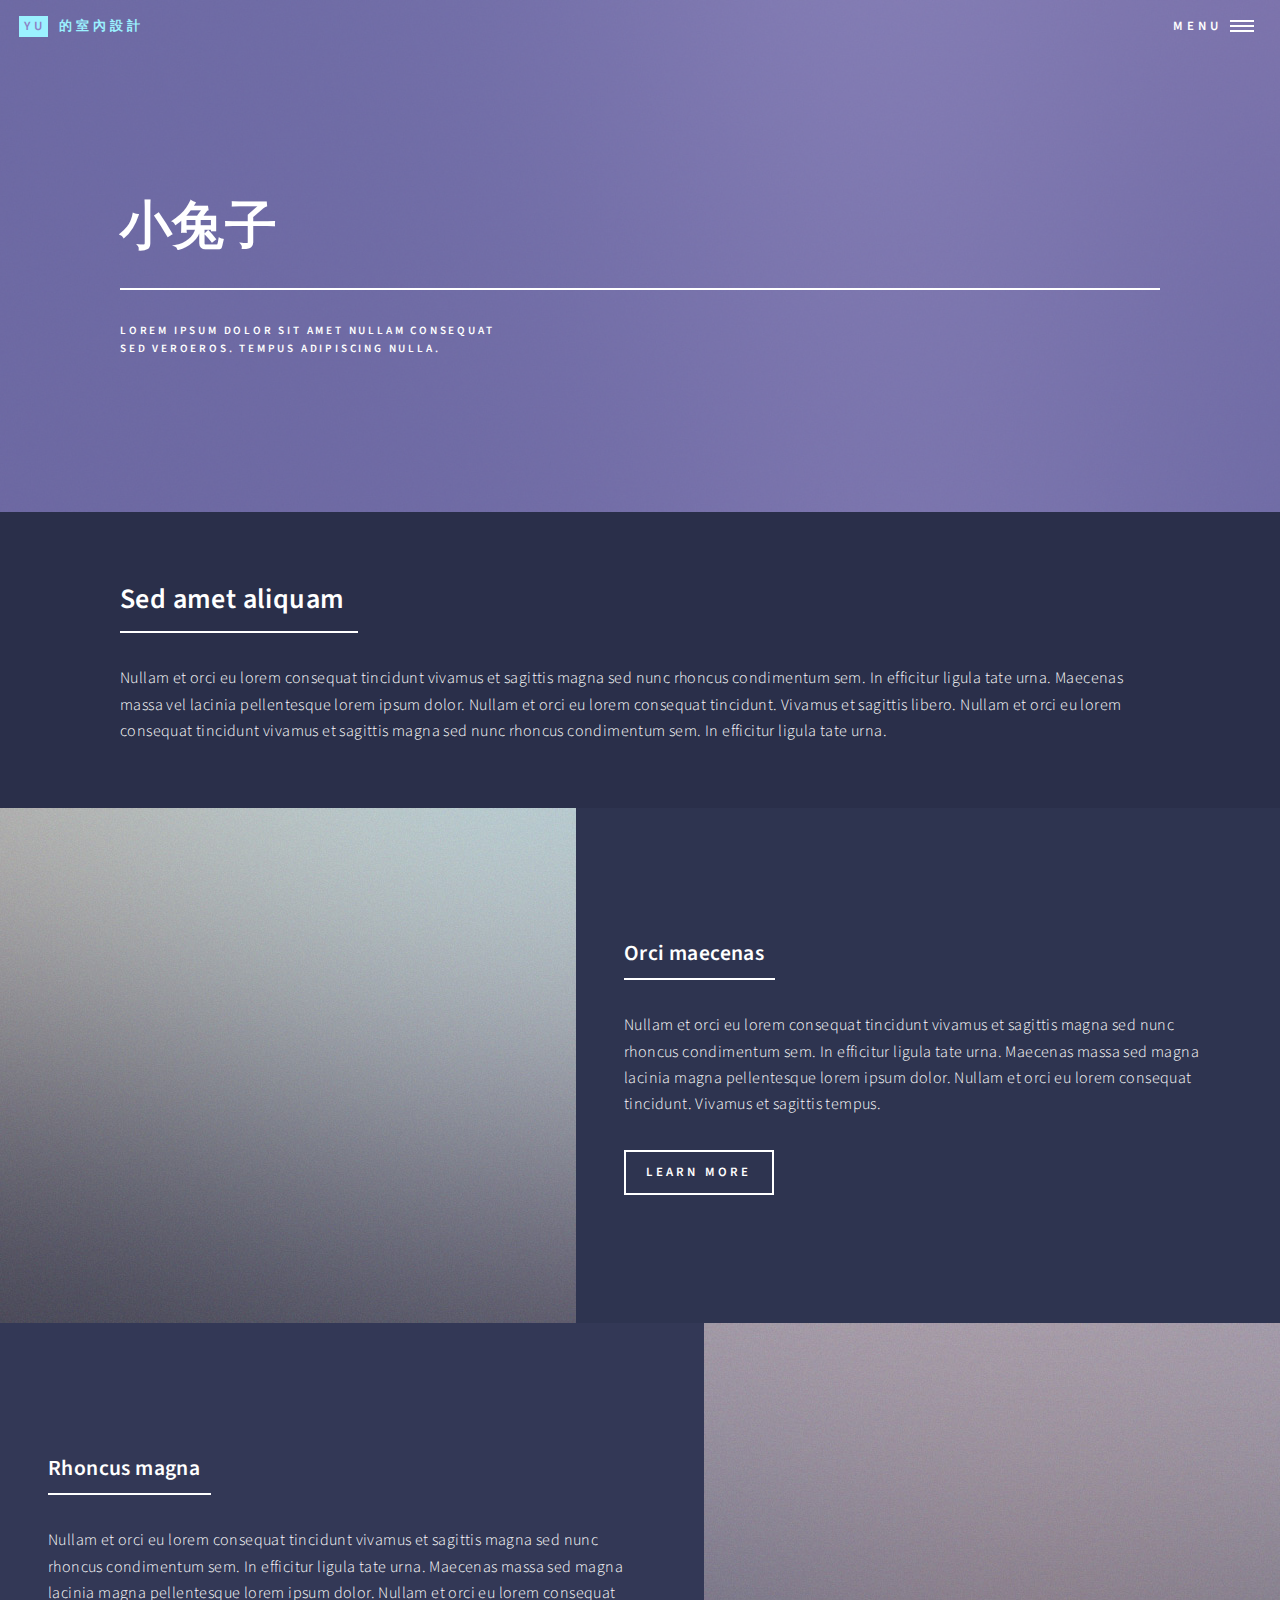
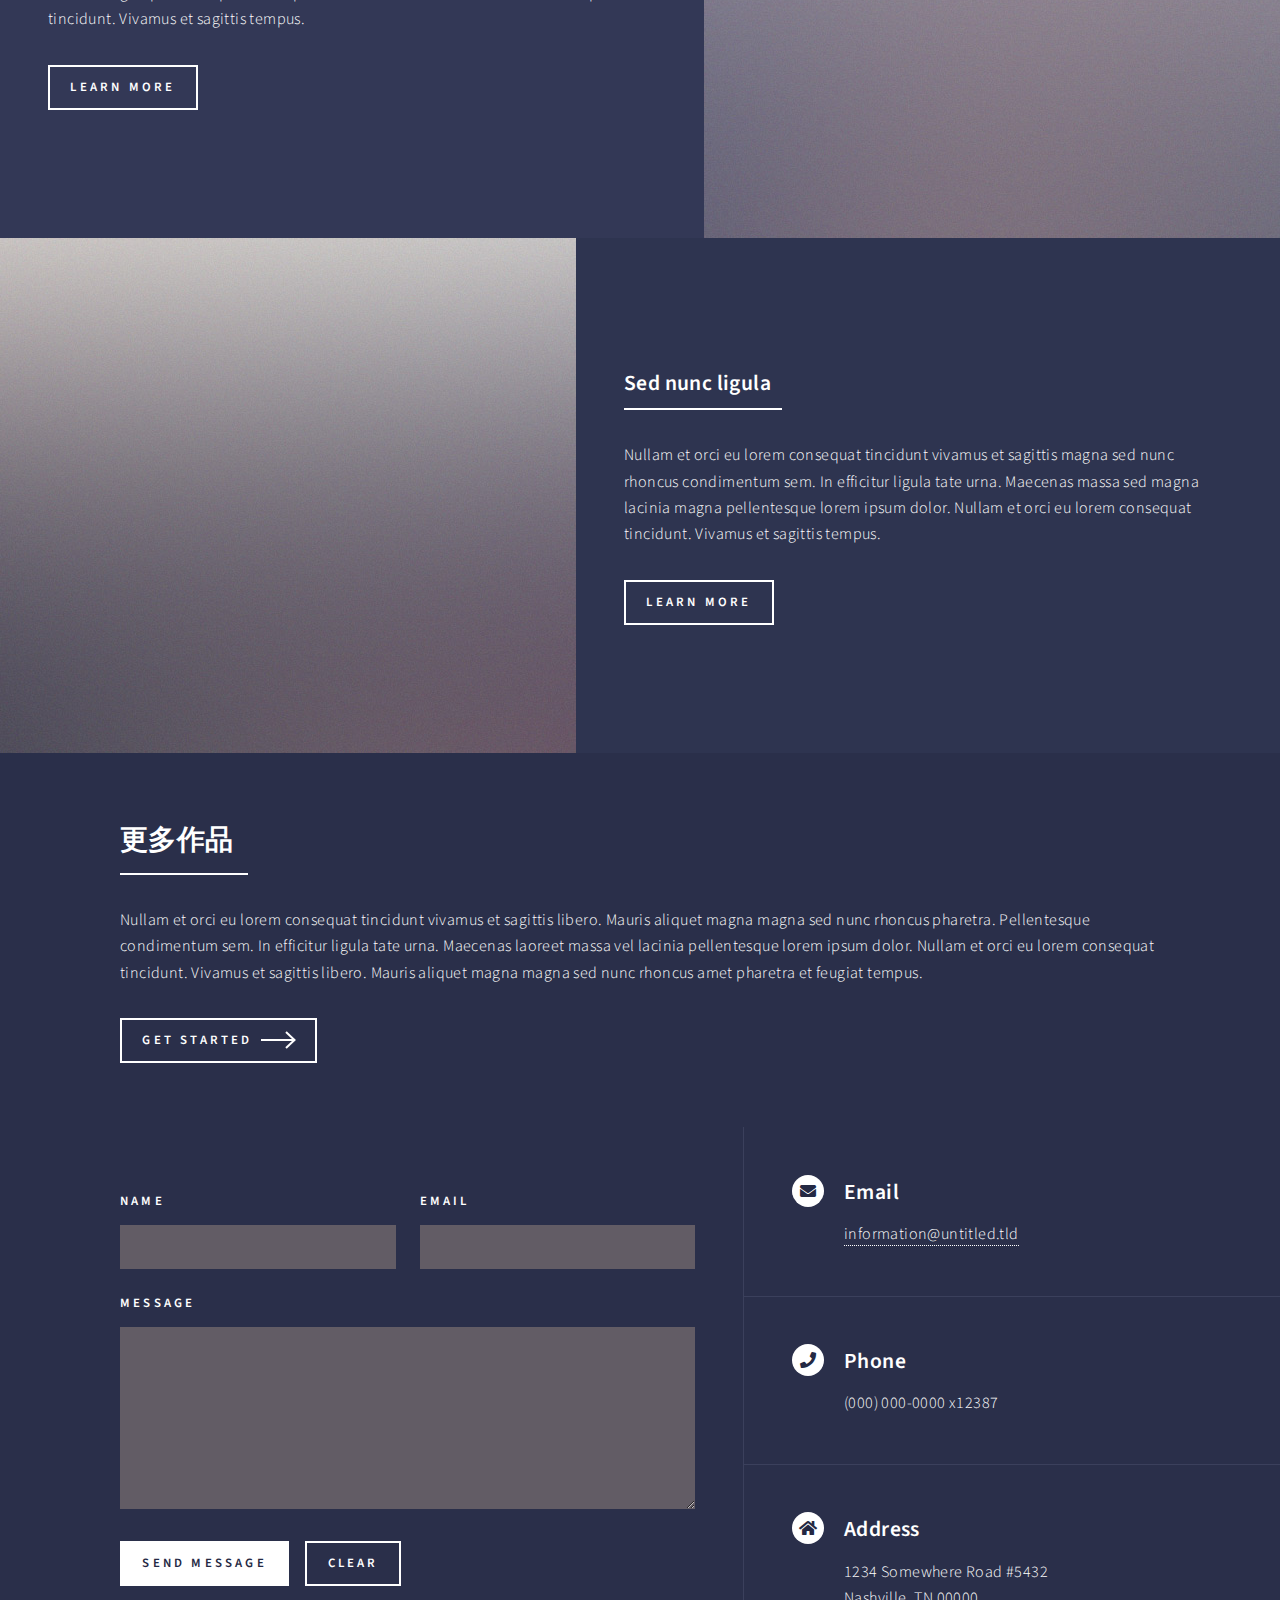
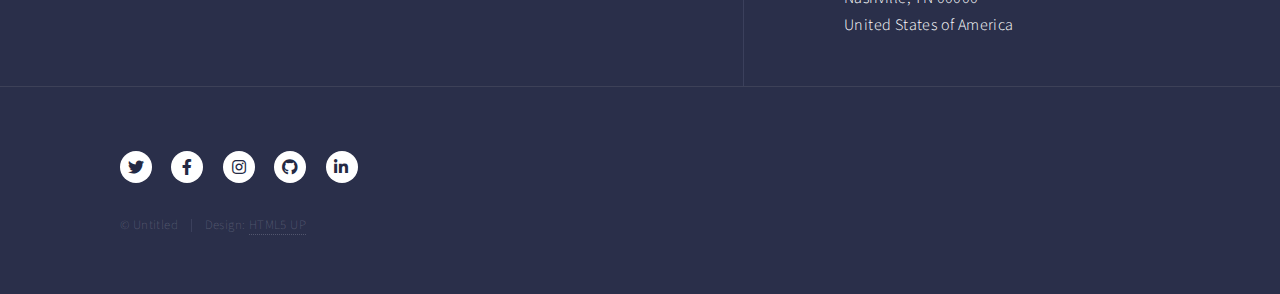
<file: 小兔子.html>
<!DOCTYPE HTML>
<!--
	Forty by HTML5 UP
	html5up.net | @ajlkn
	Free for personal and commercial use under the CCA 3.0 license (html5up.net/license)
-->
<html>
	<head>
		<title>Landing - Forty by HTML5 UP</title>
		<meta charset="utf-8" />
		<meta name="viewport" content="width=device-width, initial-scale=1, user-scalable=no" />
		<link rel="stylesheet" href="assets/css/main.css" />
		<noscript><link rel="stylesheet" href="assets/css/noscript.css" /></noscript>
	</head>
	<body class="is-preload">

		<!-- Wrapper -->
			<div id="wrapper">

				<!-- Header -->
				<!-- Note: The "styleN" class below should match that of the banner element. -->
					<header id="header" class="alt style2">
						<a href="index.html" class="logo" style="color:#c5b19b"><strong>Yu</strong> <span>的室內設計</span></a>
						<nav>
							<a href="#menu">Menu</a>
						</nav>
					</header>

				<!-- Menu -->
					<nav id="menu">
						<ul class="links">
							<li><a href="index.html">Home</a></li>
							<li><a href="landing.html">Landing</a></li>
							<li><a href="generic.html">Generic</a></li>
							<li><a href="elements.html">Elements</a></li>
						</ul>
						<ul class="actions stacked">
							<li><a href="#" class="button primary fit">Get Started</a></li>
							<li><a href="#" class="button fit">Log In</a></li>
						</ul>
					</nav>

				<!-- Banner -->
				<!-- Note: The "styleN" class below should match that of the header element. -->
					<section id="banner" class="style2">
						<div class="inner">
							<span class="image">
								<img src="images/pic07.jpg" alt="" />
							</span>
							<header class="major">
								<h1>小兔子</h1>
							</header>
							<div class="content">
								<p>Lorem ipsum dolor sit amet nullam consequat<br />
								sed veroeros. tempus adipiscing nulla.</p>
							</div>
						</div>
					</section>

				<!-- Main -->
					<div id="main">

						<!-- One -->
							<section id="one">
								<div class="inner">
									<header class="major">
										<h2>Sed amet aliquam</h2>
									</header>
									<p>Nullam et orci eu lorem consequat tincidunt vivamus et sagittis magna sed nunc rhoncus condimentum sem. In efficitur ligula tate urna. Maecenas massa vel lacinia pellentesque lorem ipsum dolor. Nullam et orci eu lorem consequat tincidunt. Vivamus et sagittis libero. Nullam et orci eu lorem consequat tincidunt vivamus et sagittis magna sed nunc rhoncus condimentum sem. In efficitur ligula tate urna.</p>
								</div>
							</section>

						<!-- Two -->
							<section id="two" class="spotlights">
								<section>
									<a href="generic.html" class="image">
										<img src="images/pic08.jpg" alt="" data-position="center center" />
									</a>
									<div class="content">
										<div class="inner">
											<header class="major">
												<h3>Orci maecenas</h3>
											</header>
											<p>Nullam et orci eu lorem consequat tincidunt vivamus et sagittis magna sed nunc rhoncus condimentum sem. In efficitur ligula tate urna. Maecenas massa sed magna lacinia magna pellentesque lorem ipsum dolor. Nullam et orci eu lorem consequat tincidunt. Vivamus et sagittis tempus.</p>
											<ul class="actions">
												<li><a href="generic.html" class="button">Learn more</a></li>
											</ul>
										</div>
									</div>
								</section>
								<section>
									<a href="generic.html" class="image">
										<img src="images/pic09.jpg" alt="" data-position="top center" />
									</a>
									<div class="content">
										<div class="inner">
											<header class="major">
												<h3>Rhoncus magna</h3>
											</header>
											<p>Nullam et orci eu lorem consequat tincidunt vivamus et sagittis magna sed nunc rhoncus condimentum sem. In efficitur ligula tate urna. Maecenas massa sed magna lacinia magna pellentesque lorem ipsum dolor. Nullam et orci eu lorem consequat tincidunt. Vivamus et sagittis tempus.</p>
											<ul class="actions">
												<li><a href="generic.html" class="button">Learn more</a></li>
											</ul>
										</div>
									</div>
								</section>
								<section>
									<a href="generic.html" class="image">
										<img src="images/pic10.jpg" alt="" data-position="25% 25%" />
									</a>
									<div class="content">
										<div class="inner">
											<header class="major">
												<h3>Sed nunc ligula</h3>
											</header>
											<p>Nullam et orci eu lorem consequat tincidunt vivamus et sagittis magna sed nunc rhoncus condimentum sem. In efficitur ligula tate urna. Maecenas massa sed magna lacinia magna pellentesque lorem ipsum dolor. Nullam et orci eu lorem consequat tincidunt. Vivamus et sagittis tempus.</p>
											<ul class="actions">
												<li><a href="generic.html" class="button">Learn more</a></li>
											</ul>
										</div>
									</div>
								</section>
							</section>

						<!-- Three -->
							<section id="three">
								<div class="inner">
									<header class="major">
										<h2>更多作品</h2>
									</header>
									<p>Nullam et orci eu lorem consequat tincidunt vivamus et sagittis libero. Mauris aliquet magna magna sed nunc rhoncus pharetra. Pellentesque condimentum sem. In efficitur ligula tate urna. Maecenas laoreet massa vel lacinia pellentesque lorem ipsum dolor. Nullam et orci eu lorem consequat tincidunt. Vivamus et sagittis libero. Mauris aliquet magna magna sed nunc rhoncus amet pharetra et feugiat tempus.</p>
									<ul class="actions">
										<li><a href="小兔子/index.html" class="button next">Get Started</a></li>
									</ul>
								</div>
							</section>

					</div>

				<!-- Contact -->
					<section id="contact">
						<div class="inner">
							<section>
								<form method="post" action="#">
									<div class="fields">
										<div class="field half">
											<label for="name">Name</label>
											<input type="text" name="name" id="name" />
										</div>
										<div class="field half">
											<label for="email">Email</label>
											<input type="text" name="email" id="email" />
										</div>
										<div class="field">
											<label for="message">Message</label>
											<textarea name="message" id="message" rows="6"></textarea>
										</div>
									</div>
									<ul class="actions">
										<li><input type="submit" value="Send Message" class="primary" /></li>
										<li><input type="reset" value="Clear" /></li>
									</ul>
								</form>
							</section>
							<section class="split">
								<section>
									<div class="contact-method">
										<span class="icon solid alt fa-envelope"></span>
										<h3>Email</h3>
										<a href="#">information@untitled.tld</a>
									</div>
								</section>
								<section>
									<div class="contact-method">
										<span class="icon solid alt fa-phone"></span>
										<h3>Phone</h3>
										<span>(000) 000-0000 x12387</span>
									</div>
								</section>
								<section>
									<div class="contact-method">
										<span class="icon solid alt fa-home"></span>
										<h3>Address</h3>
										<span>1234 Somewhere Road #5432<br />
										Nashville, TN 00000<br />
										United States of America</span>
									</div>
								</section>
							</section>
						</div>
					</section>

				<!-- Footer -->
					<footer id="footer">
						<div class="inner">
							<ul class="icons">
								<li><a href="#" class="icon brands alt fa-twitter"><span class="label">Twitter</span></a></li>
								<li><a href="#" class="icon brands alt fa-facebook-f"><span class="label">Facebook</span></a></li>
								<li><a href="#" class="icon brands alt fa-instagram"><span class="label">Instagram</span></a></li>
								<li><a href="#" class="icon brands alt fa-github"><span class="label">GitHub</span></a></li>
								<li><a href="#" class="icon brands alt fa-linkedin-in"><span class="label">LinkedIn</span></a></li>
							</ul>
							<ul class="copyright">
								<li>&copy; Untitled</li><li>Design: <a href="https://html5up.net">HTML5 UP</a></li>
							</ul>
						</div>
					</footer>

			</div>

		<!-- Scripts -->
			<script src="assets/js/jquery.min.js"></script>
			<script src="assets/js/jquery.scrolly.min.js"></script>
			<script src="assets/js/jquery.scrollex.min.js"></script>
			<script src="assets/js/browser.min.js"></script>
			<script src="assets/js/breakpoints.min.js"></script>
			<script src="assets/js/util.js"></script>
			<script src="assets/js/main.js"></script>

	</body>
</html>
</file>
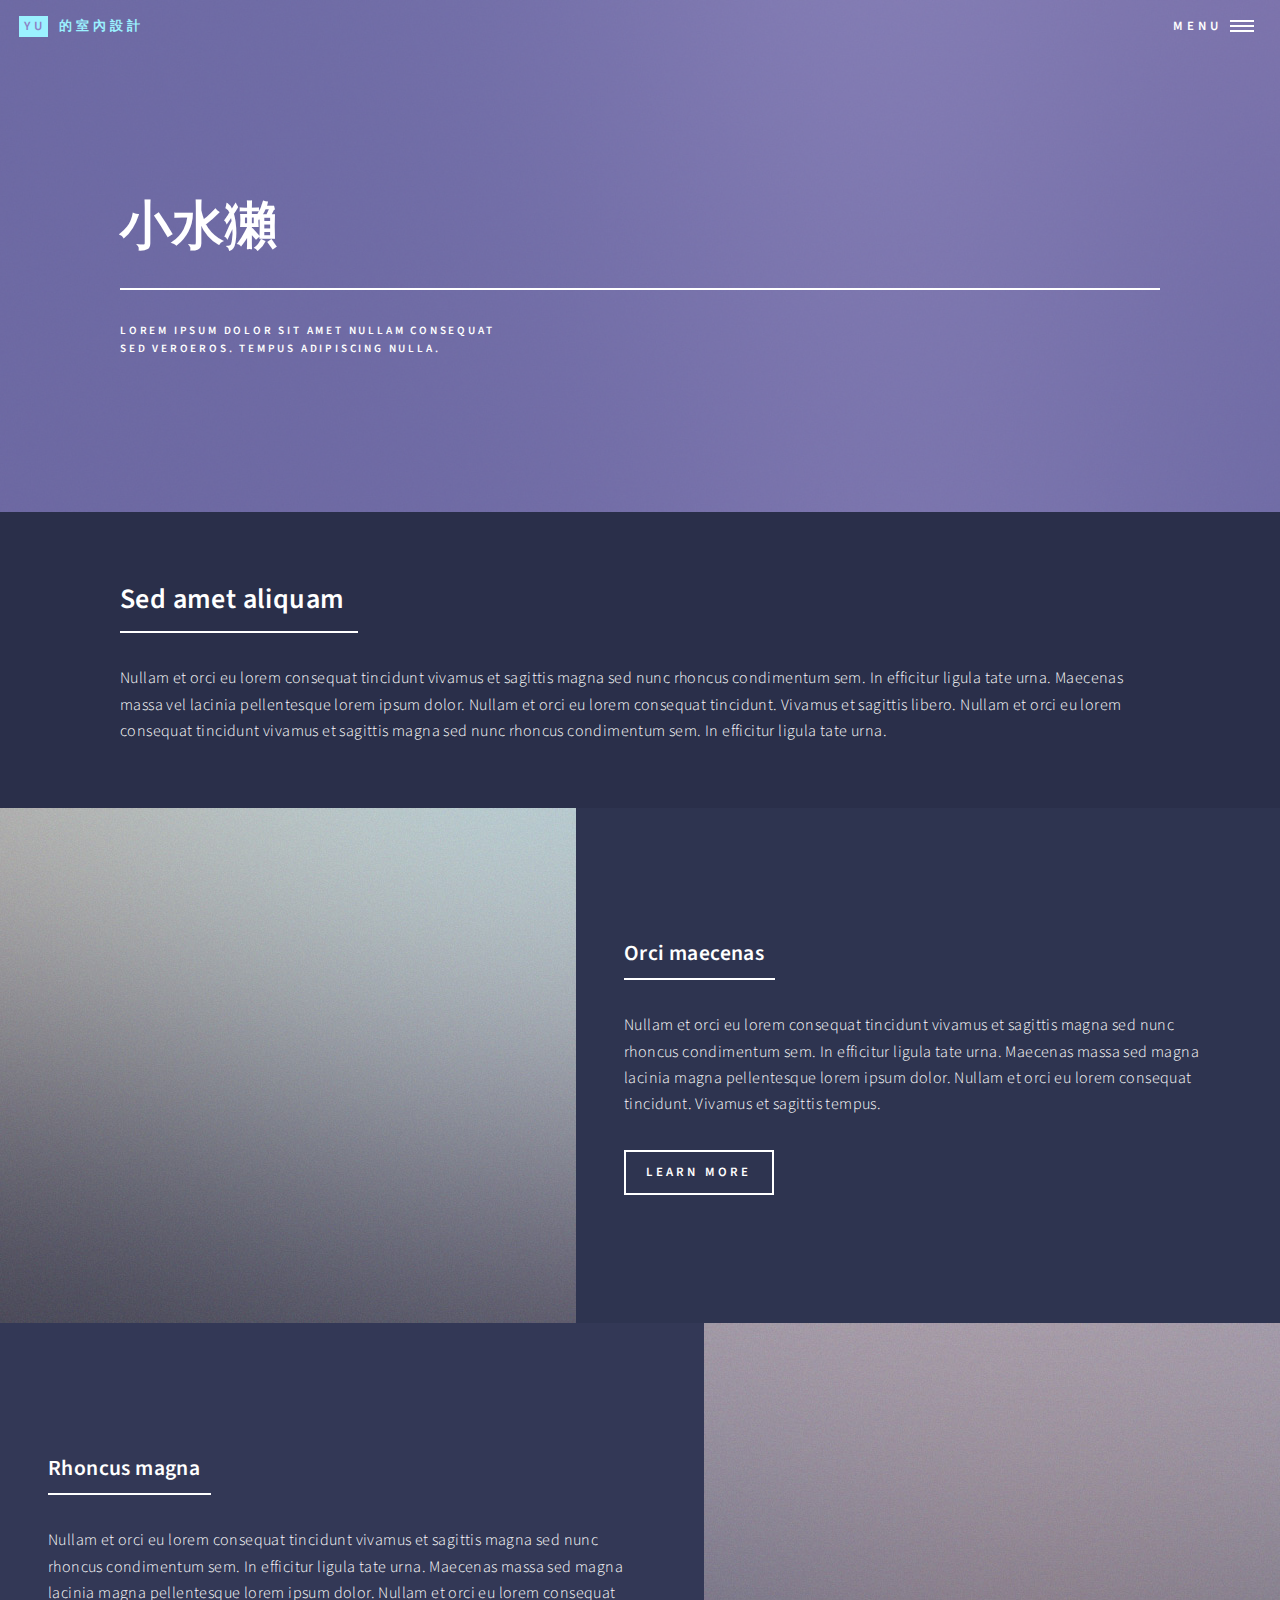
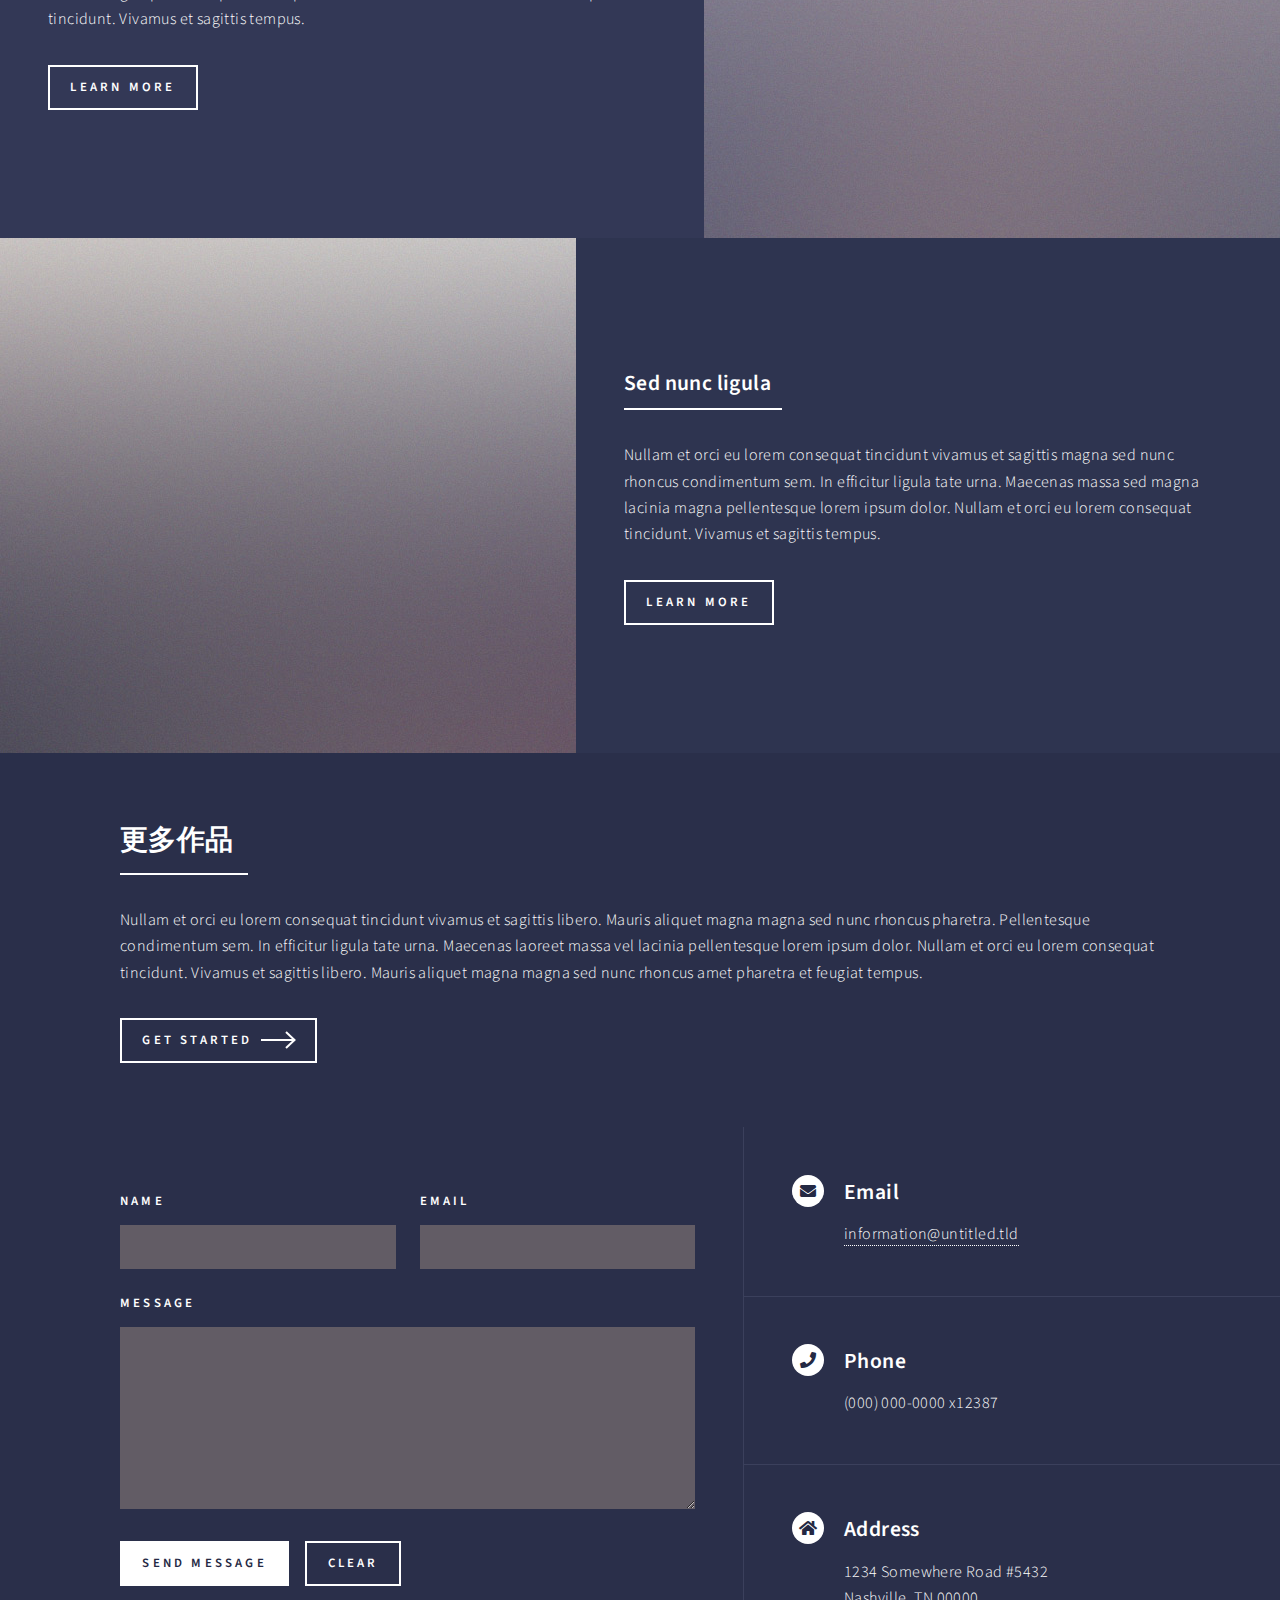
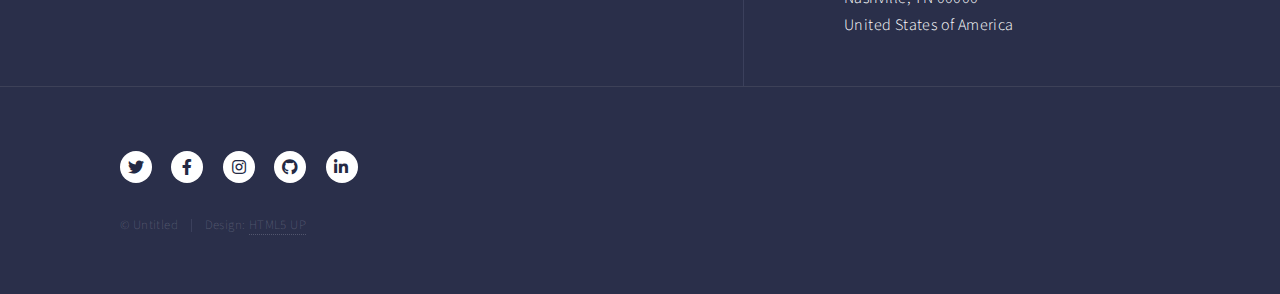
<file: 小水獺.html>
<!DOCTYPE HTML>
<!--
	Forty by HTML5 UP
	html5up.net | @ajlkn
	Free for personal and commercial use under the CCA 3.0 license (html5up.net/license)
-->
<html>
	<head>
		<title>Landing - Forty by HTML5 UP</title>
		<meta charset="utf-8" />
		<meta name="viewport" content="width=device-width, initial-scale=1, user-scalable=no" />
		<link rel="stylesheet" href="assets/css/main.css" />
		<noscript><link rel="stylesheet" href="assets/css/noscript.css" /></noscript>
	</head>
	<body class="is-preload">

		<!-- Wrapper -->
			<div id="wrapper">

				<!-- Header -->
				<!-- Note: The "styleN" class below should match that of the banner element. -->
					<header id="header" class="alt style2">
						<a href="index.html" class="logo" style="color:#c5b19b"><strong>Yu</strong> <span>的室內設計</span></a>
						<nav>
							<a href="#menu">Menu</a>
						</nav>
					</header>

				<!-- Menu -->
					<nav id="menu">
						<ul class="links">
							<li><a href="index.html">Home</a></li>
							<li><a href="landing.html">Landing</a></li>
							<li><a href="generic.html">Generic</a></li>
							<li><a href="elements.html">Elements</a></li>
						</ul>
						<ul class="actions stacked">
							<li><a href="#" class="button primary fit">Get Started</a></li>
							<li><a href="#" class="button fit">Log In</a></li>
						</ul>
					</nav>

				<!-- Banner -->
				<!-- Note: The "styleN" class below should match that of the header element. -->
					<section id="banner" class="style2">
						<div class="inner">
							<span class="image">
								<img src="images/pic07.jpg" alt="" />
							</span>
							<header class="major">
								<h1>小水獺</h1>
							</header>
							<div class="content">
								<p>Lorem ipsum dolor sit amet nullam consequat<br />
								sed veroeros. tempus adipiscing nulla.</p>
							</div>
						</div>
					</section>

				<!-- Main -->
					<div id="main">

						<!-- One -->
							<section id="one">
								<div class="inner">
									<header class="major">
										<h2>Sed amet aliquam</h2>
									</header>
									<p>Nullam et orci eu lorem consequat tincidunt vivamus et sagittis magna sed nunc rhoncus condimentum sem. In efficitur ligula tate urna. Maecenas massa vel lacinia pellentesque lorem ipsum dolor. Nullam et orci eu lorem consequat tincidunt. Vivamus et sagittis libero. Nullam et orci eu lorem consequat tincidunt vivamus et sagittis magna sed nunc rhoncus condimentum sem. In efficitur ligula tate urna.</p>
								</div>
							</section>

						<!-- Two -->
							<section id="two" class="spotlights">
								<section>
									<a href="generic.html" class="image">
										<img src="images/pic08.jpg" alt="" data-position="center center" />
									</a>
									<div class="content">
										<div class="inner">
											<header class="major">
												<h3>Orci maecenas</h3>
											</header>
											<p>Nullam et orci eu lorem consequat tincidunt vivamus et sagittis magna sed nunc rhoncus condimentum sem. In efficitur ligula tate urna. Maecenas massa sed magna lacinia magna pellentesque lorem ipsum dolor. Nullam et orci eu lorem consequat tincidunt. Vivamus et sagittis tempus.</p>
											<ul class="actions">
												<li><a href="generic.html" class="button">Learn more</a></li>
											</ul>
										</div>
									</div>
								</section>
								<section>
									<a href="generic.html" class="image">
										<img src="images/pic09.jpg" alt="" data-position="top center" />
									</a>
									<div class="content">
										<div class="inner">
											<header class="major">
												<h3>Rhoncus magna</h3>
											</header>
											<p>Nullam et orci eu lorem consequat tincidunt vivamus et sagittis magna sed nunc rhoncus condimentum sem. In efficitur ligula tate urna. Maecenas massa sed magna lacinia magna pellentesque lorem ipsum dolor. Nullam et orci eu lorem consequat tincidunt. Vivamus et sagittis tempus.</p>
											<ul class="actions">
												<li><a href="generic.html" class="button">Learn more</a></li>
											</ul>
										</div>
									</div>
								</section>
								<section>
									<a href="generic.html" class="image">
										<img src="images/pic10.jpg" alt="" data-position="25% 25%" />
									</a>
									<div class="content">
										<div class="inner">
											<header class="major">
												<h3>Sed nunc ligula</h3>
											</header>
											<p>Nullam et orci eu lorem consequat tincidunt vivamus et sagittis magna sed nunc rhoncus condimentum sem. In efficitur ligula tate urna. Maecenas massa sed magna lacinia magna pellentesque lorem ipsum dolor. Nullam et orci eu lorem consequat tincidunt. Vivamus et sagittis tempus.</p>
											<ul class="actions">
												<li><a href="generic.html" class="button">Learn more</a></li>
											</ul>
										</div>
									</div>
								</section>
							</section>

						<!-- Three -->
							<section id="three">
								<div class="inner">
									<header class="major">
										<h2>更多作品</h2>
									</header>
									<p>Nullam et orci eu lorem consequat tincidunt vivamus et sagittis libero. Mauris aliquet magna magna sed nunc rhoncus pharetra. Pellentesque condimentum sem. In efficitur ligula tate urna. Maecenas laoreet massa vel lacinia pellentesque lorem ipsum dolor. Nullam et orci eu lorem consequat tincidunt. Vivamus et sagittis libero. Mauris aliquet magna magna sed nunc rhoncus amet pharetra et feugiat tempus.</p>
									<ul class="actions">
										<li><a href="小水獺/index.html" class="button next">Get Started</a></li>
									</ul>
								</div>
							</section>

					</div>

				<!-- Contact -->
					<section id="contact">
						<div class="inner">
							<section>
								<form method="post" action="#">
									<div class="fields">
										<div class="field half">
											<label for="name">Name</label>
											<input type="text" name="name" id="name" />
										</div>
										<div class="field half">
											<label for="email">Email</label>
											<input type="text" name="email" id="email" />
										</div>
										<div class="field">
											<label for="message">Message</label>
											<textarea name="message" id="message" rows="6"></textarea>
										</div>
									</div>
									<ul class="actions">
										<li><input type="submit" value="Send Message" class="primary" /></li>
										<li><input type="reset" value="Clear" /></li>
									</ul>
								</form>
							</section>
							<section class="split">
								<section>
									<div class="contact-method">
										<span class="icon solid alt fa-envelope"></span>
										<h3>Email</h3>
										<a href="#">information@untitled.tld</a>
									</div>
								</section>
								<section>
									<div class="contact-method">
										<span class="icon solid alt fa-phone"></span>
										<h3>Phone</h3>
										<span>(000) 000-0000 x12387</span>
									</div>
								</section>
								<section>
									<div class="contact-method">
										<span class="icon solid alt fa-home"></span>
										<h3>Address</h3>
										<span>1234 Somewhere Road #5432<br />
										Nashville, TN 00000<br />
										United States of America</span>
									</div>
								</section>
							</section>
						</div>
					</section>

				<!-- Footer -->
					<footer id="footer">
						<div class="inner">
							<ul class="icons">
								<li><a href="#" class="icon brands alt fa-twitter"><span class="label">Twitter</span></a></li>
								<li><a href="#" class="icon brands alt fa-facebook-f"><span class="label">Facebook</span></a></li>
								<li><a href="#" class="icon brands alt fa-instagram"><span class="label">Instagram</span></a></li>
								<li><a href="#" class="icon brands alt fa-github"><span class="label">GitHub</span></a></li>
								<li><a href="#" class="icon brands alt fa-linkedin-in"><span class="label">LinkedIn</span></a></li>
							</ul>
							<ul class="copyright">
								<li>&copy; Untitled</li><li>Design: <a href="https://html5up.net">HTML5 UP</a></li>
							</ul>
						</div>
					</footer>

			</div>

		<!-- Scripts -->
			<script src="assets/js/jquery.min.js"></script>
			<script src="assets/js/jquery.scrolly.min.js"></script>
			<script src="assets/js/jquery.scrollex.min.js"></script>
			<script src="assets/js/browser.min.js"></script>
			<script src="assets/js/breakpoints.min.js"></script>
			<script src="assets/js/util.js"></script>
			<script src="assets/js/main.js"></script>

	</body>
</html>
</file>
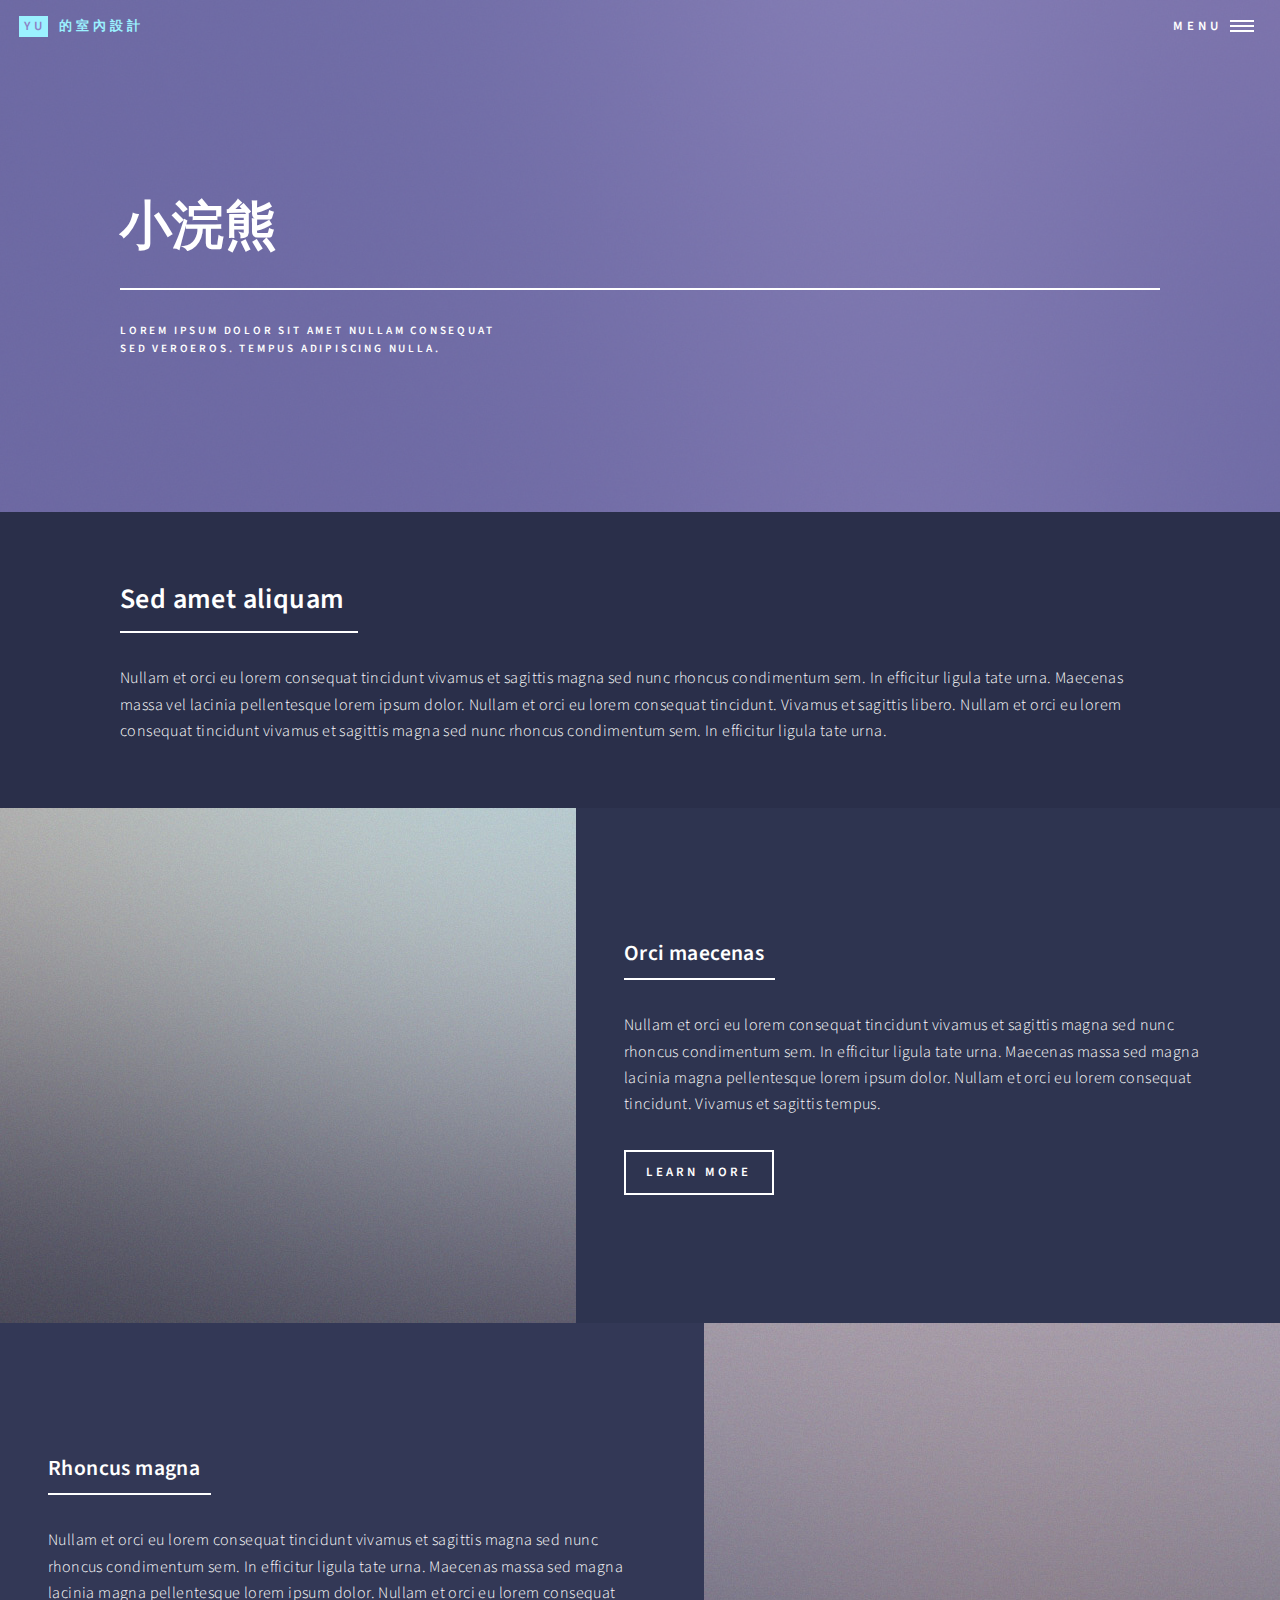
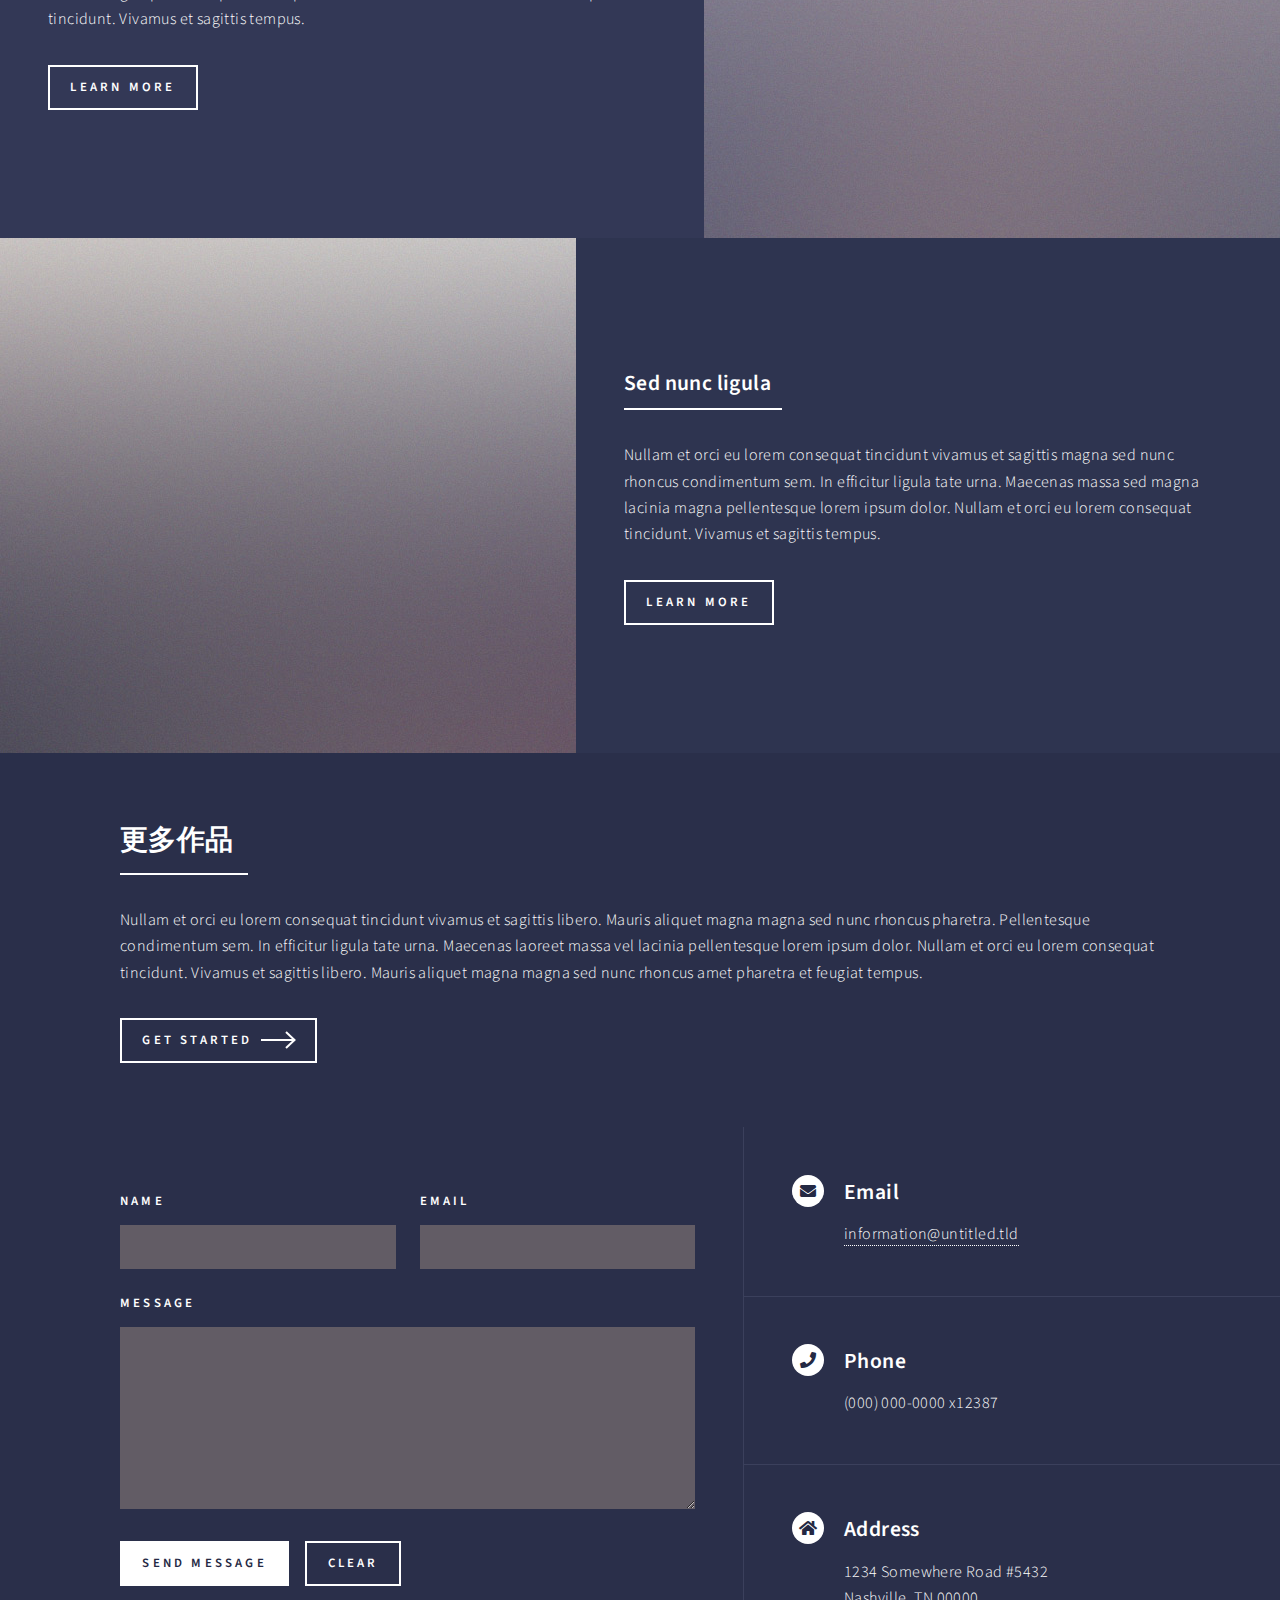
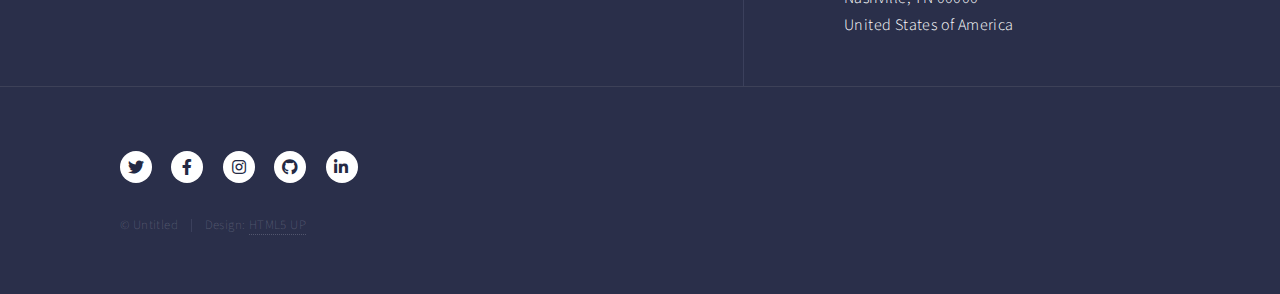
<file: 小浣熊.html>
<!DOCTYPE HTML>
<!--
	Forty by HTML5 UP
	html5up.net | @ajlkn
	Free for personal and commercial use under the CCA 3.0 license (html5up.net/license)
-->
<html>
	<head>
		<title>Landing - Forty by HTML5 UP</title>
		<meta charset="utf-8" />
		<meta name="viewport" content="width=device-width, initial-scale=1, user-scalable=no" />
		<link rel="stylesheet" href="assets/css/main.css" />
		<noscript><link rel="stylesheet" href="assets/css/noscript.css" /></noscript>
	</head>
	<body class="is-preload">

		<!-- Wrapper -->
			<div id="wrapper">

				<!-- Header -->
				<!-- Note: The "styleN" class below should match that of the banner element. -->
					<header id="header" class="alt style2">
						<a href="index.html" class="logo" style="color:#c5b19b"><strong>Yu</strong> <span>的室內設計</span></a>
						<nav>
							<a href="#menu">Menu</a>
						</nav>
					</header>

				<!-- Menu -->
					<nav id="menu">
						<ul class="links">
							<li><a href="index.html">Home</a></li>
							<li><a href="landing.html">Landing</a></li>
							<li><a href="generic.html">Generic</a></li>
							<li><a href="elements.html">Elements</a></li>
						</ul>
						<ul class="actions stacked">
							<li><a href="#" class="button primary fit">Get Started</a></li>
							<li><a href="#" class="button fit">Log In</a></li>
						</ul>
					</nav>

				<!-- Banner -->
				<!-- Note: The "styleN" class below should match that of the header element. -->
					<section id="banner" class="style2">
						<div class="inner">
							<span class="image">
								<img src="images/pic07.jpg" alt="" />
							</span>
							<header class="major">
								<h1>小浣熊</h1>
							</header>
							<div class="content">
								<p>Lorem ipsum dolor sit amet nullam consequat<br />
								sed veroeros. tempus adipiscing nulla.</p>
							</div>
						</div>
					</section>

				<!-- Main -->
					<div id="main">

						<!-- One -->
							<section id="one">
								<div class="inner">
									<header class="major">
										<h2>Sed amet aliquam</h2>
									</header>
									<p>Nullam et orci eu lorem consequat tincidunt vivamus et sagittis magna sed nunc rhoncus condimentum sem. In efficitur ligula tate urna. Maecenas massa vel lacinia pellentesque lorem ipsum dolor. Nullam et orci eu lorem consequat tincidunt. Vivamus et sagittis libero. Nullam et orci eu lorem consequat tincidunt vivamus et sagittis magna sed nunc rhoncus condimentum sem. In efficitur ligula tate urna.</p>
								</div>
							</section>

						<!-- Two -->
							<section id="two" class="spotlights">
								<section>
									<a href="generic.html" class="image">
										<img src="images/pic08.jpg" alt="" data-position="center center" />
									</a>
									<div class="content">
										<div class="inner">
											<header class="major">
												<h3>Orci maecenas</h3>
											</header>
											<p>Nullam et orci eu lorem consequat tincidunt vivamus et sagittis magna sed nunc rhoncus condimentum sem. In efficitur ligula tate urna. Maecenas massa sed magna lacinia magna pellentesque lorem ipsum dolor. Nullam et orci eu lorem consequat tincidunt. Vivamus et sagittis tempus.</p>
											<ul class="actions">
												<li><a href="generic.html" class="button">Learn more</a></li>
											</ul>
										</div>
									</div>
								</section>
								<section>
									<a href="generic.html" class="image">
										<img src="images/pic09.jpg" alt="" data-position="top center" />
									</a>
									<div class="content">
										<div class="inner">
											<header class="major">
												<h3>Rhoncus magna</h3>
											</header>
											<p>Nullam et orci eu lorem consequat tincidunt vivamus et sagittis magna sed nunc rhoncus condimentum sem. In efficitur ligula tate urna. Maecenas massa sed magna lacinia magna pellentesque lorem ipsum dolor. Nullam et orci eu lorem consequat tincidunt. Vivamus et sagittis tempus.</p>
											<ul class="actions">
												<li><a href="generic.html" class="button">Learn more</a></li>
											</ul>
										</div>
									</div>
								</section>
								<section>
									<a href="generic.html" class="image">
										<img src="images/pic10.jpg" alt="" data-position="25% 25%" />
									</a>
									<div class="content">
										<div class="inner">
											<header class="major">
												<h3>Sed nunc ligula</h3>
											</header>
											<p>Nullam et orci eu lorem consequat tincidunt vivamus et sagittis magna sed nunc rhoncus condimentum sem. In efficitur ligula tate urna. Maecenas massa sed magna lacinia magna pellentesque lorem ipsum dolor. Nullam et orci eu lorem consequat tincidunt. Vivamus et sagittis tempus.</p>
											<ul class="actions">
												<li><a href="generic.html" class="button">Learn more</a></li>
											</ul>
										</div>
									</div>
								</section>
							</section>

						<!-- Three -->
							<section id="three">
								<div class="inner">
									<header class="major">
										<h2>更多作品</h2>
									</header>
									<p>Nullam et orci eu lorem consequat tincidunt vivamus et sagittis libero. Mauris aliquet magna magna sed nunc rhoncus pharetra. Pellentesque condimentum sem. In efficitur ligula tate urna. Maecenas laoreet massa vel lacinia pellentesque lorem ipsum dolor. Nullam et orci eu lorem consequat tincidunt. Vivamus et sagittis libero. Mauris aliquet magna magna sed nunc rhoncus amet pharetra et feugiat tempus.</p>
									<ul class="actions">
										<li><a href="小浣熊/index.html" class="button next">Get Started</a></li>
									</ul>
								</div>
							</section>

					</div>

				<!-- Contact -->
					<section id="contact">
						<div class="inner">
							<section>
								<form method="post" action="#">
									<div class="fields">
										<div class="field half">
											<label for="name">Name</label>
											<input type="text" name="name" id="name" />
										</div>
										<div class="field half">
											<label for="email">Email</label>
											<input type="text" name="email" id="email" />
										</div>
										<div class="field">
											<label for="message">Message</label>
											<textarea name="message" id="message" rows="6"></textarea>
										</div>
									</div>
									<ul class="actions">
										<li><input type="submit" value="Send Message" class="primary" /></li>
										<li><input type="reset" value="Clear" /></li>
									</ul>
								</form>
							</section>
							<section class="split">
								<section>
									<div class="contact-method">
										<span class="icon solid alt fa-envelope"></span>
										<h3>Email</h3>
										<a href="#">information@untitled.tld</a>
									</div>
								</section>
								<section>
									<div class="contact-method">
										<span class="icon solid alt fa-phone"></span>
										<h3>Phone</h3>
										<span>(000) 000-0000 x12387</span>
									</div>
								</section>
								<section>
									<div class="contact-method">
										<span class="icon solid alt fa-home"></span>
										<h3>Address</h3>
										<span>1234 Somewhere Road #5432<br />
										Nashville, TN 00000<br />
										United States of America</span>
									</div>
								</section>
							</section>
						</div>
					</section>

				<!-- Footer -->
					<footer id="footer">
						<div class="inner">
							<ul class="icons">
								<li><a href="#" class="icon brands alt fa-twitter"><span class="label">Twitter</span></a></li>
								<li><a href="#" class="icon brands alt fa-facebook-f"><span class="label">Facebook</span></a></li>
								<li><a href="#" class="icon brands alt fa-instagram"><span class="label">Instagram</span></a></li>
								<li><a href="#" class="icon brands alt fa-github"><span class="label">GitHub</span></a></li>
								<li><a href="#" class="icon brands alt fa-linkedin-in"><span class="label">LinkedIn</span></a></li>
							</ul>
							<ul class="copyright">
								<li>&copy; Untitled</li><li>Design: <a href="https://html5up.net">HTML5 UP</a></li>
							</ul>
						</div>
					</footer>

			</div>

		<!-- Scripts -->
			<script src="assets/js/jquery.min.js"></script>
			<script src="assets/js/jquery.scrolly.min.js"></script>
			<script src="assets/js/jquery.scrollex.min.js"></script>
			<script src="assets/js/browser.min.js"></script>
			<script src="assets/js/breakpoints.min.js"></script>
			<script src="assets/js/util.js"></script>
			<script src="assets/js/main.js"></script>

	</body>
</html>
</file>
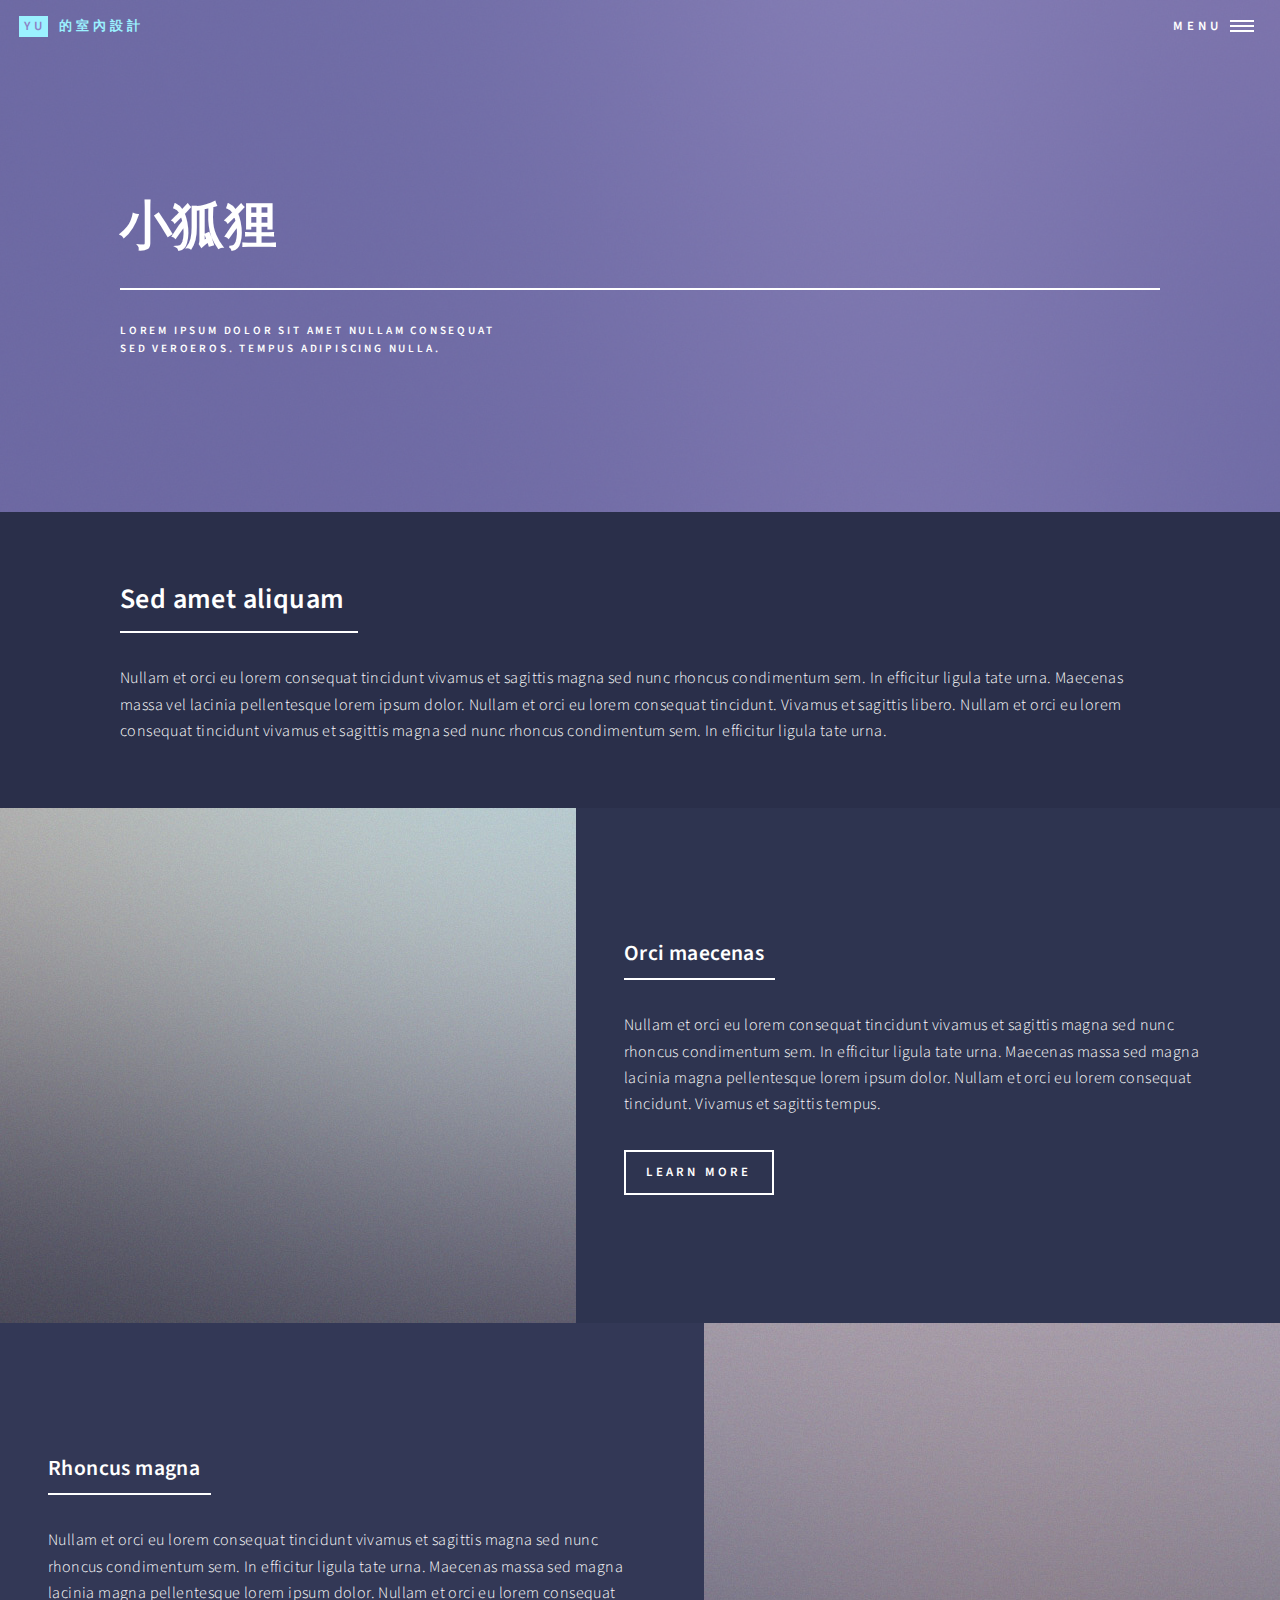
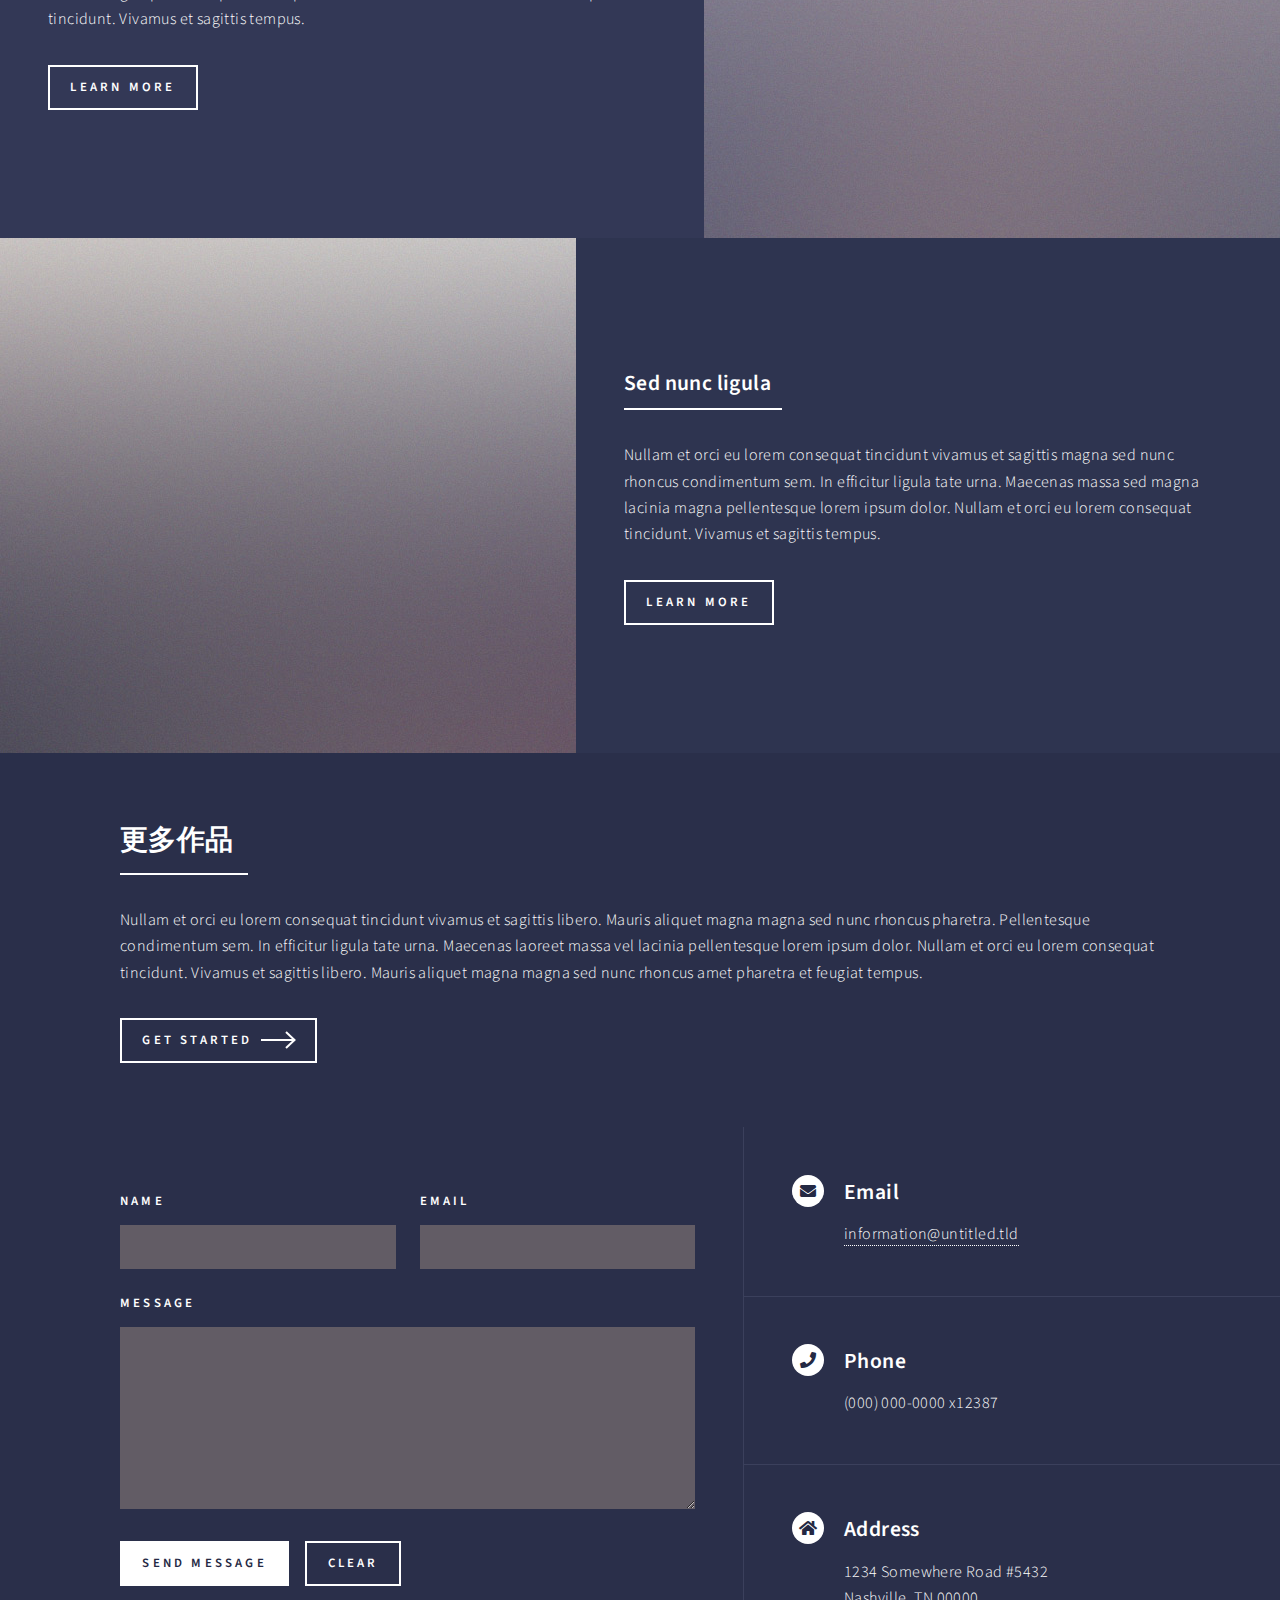
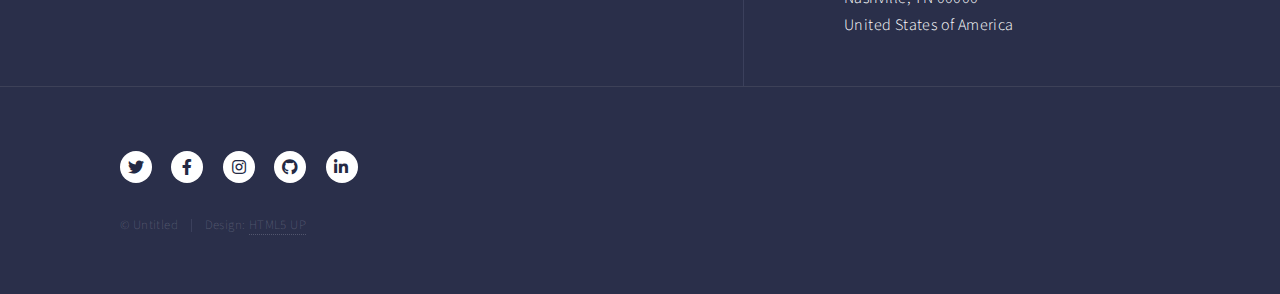
<file: 小狐狸.html>
<!DOCTYPE HTML>
<!--
	Forty by HTML5 UP
	html5up.net | @ajlkn
	Free for personal and commercial use under the CCA 3.0 license (html5up.net/license)
-->
<html>
	<head>
		<title>Landing - Forty by HTML5 UP</title>
		<meta charset="utf-8" />
		<meta name="viewport" content="width=device-width, initial-scale=1, user-scalable=no" />
		<link rel="stylesheet" href="assets/css/main.css" />
		<noscript><link rel="stylesheet" href="assets/css/noscript.css" /></noscript>
	</head>
	<body class="is-preload">

		<!-- Wrapper -->
			<div id="wrapper">

				<!-- Header -->
				<!-- Note: The "styleN" class below should match that of the banner element. -->
					<header id="header" class="alt style2">
						<a href="index.html" class="logo" style="color:#c5b19b"><strong>Yu</strong> <span>的室內設計</span></a>
						<nav>
							<a href="#menu">Menu</a>
						</nav>
					</header>

				<!-- Menu -->
					<nav id="menu">
						<ul class="links">
							<li><a href="index.html">Home</a></li>
							<li><a href="landing.html">Landing</a></li>
							<li><a href="generic.html">Generic</a></li>
							<li><a href="elements.html">Elements</a></li>
						</ul>
						<ul class="actions stacked">
							<li><a href="#" class="button primary fit">Get Started</a></li>
							<li><a href="#" class="button fit">Log In</a></li>
						</ul>
					</nav>

				<!-- Banner -->
				<!-- Note: The "styleN" class below should match that of the header element. -->
					<section id="banner" class="style2">
						<div class="inner">
							<span class="image">
								<img src="images/pic07.jpg" alt="" />
							</span>
							<header class="major">
								<h1>小狐狸</h1>
							</header>
							<div class="content">
								<p>Lorem ipsum dolor sit amet nullam consequat<br />
								sed veroeros. tempus adipiscing nulla.</p>
							</div>
						</div>
					</section>

				<!-- Main -->
					<div id="main">

						<!-- One -->
							<section id="one">
								<div class="inner">
									<header class="major">
										<h2>Sed amet aliquam</h2>
									</header>
									<p>Nullam et orci eu lorem consequat tincidunt vivamus et sagittis magna sed nunc rhoncus condimentum sem. In efficitur ligula tate urna. Maecenas massa vel lacinia pellentesque lorem ipsum dolor. Nullam et orci eu lorem consequat tincidunt. Vivamus et sagittis libero. Nullam et orci eu lorem consequat tincidunt vivamus et sagittis magna sed nunc rhoncus condimentum sem. In efficitur ligula tate urna.</p>
								</div>
							</section>

						<!-- Two -->
							<section id="two" class="spotlights">
								<section>
									<a href="generic.html" class="image">
										<img src="images/pic08.jpg" alt="" data-position="center center" />
									</a>
									<div class="content">
										<div class="inner">
											<header class="major">
												<h3>Orci maecenas</h3>
											</header>
											<p>Nullam et orci eu lorem consequat tincidunt vivamus et sagittis magna sed nunc rhoncus condimentum sem. In efficitur ligula tate urna. Maecenas massa sed magna lacinia magna pellentesque lorem ipsum dolor. Nullam et orci eu lorem consequat tincidunt. Vivamus et sagittis tempus.</p>
											<ul class="actions">
												<li><a href="generic.html" class="button">Learn more</a></li>
											</ul>
										</div>
									</div>
								</section>
								<section>
									<a href="generic.html" class="image">
										<img src="images/pic09.jpg" alt="" data-position="top center" />
									</a>
									<div class="content">
										<div class="inner">
											<header class="major">
												<h3>Rhoncus magna</h3>
											</header>
											<p>Nullam et orci eu lorem consequat tincidunt vivamus et sagittis magna sed nunc rhoncus condimentum sem. In efficitur ligula tate urna. Maecenas massa sed magna lacinia magna pellentesque lorem ipsum dolor. Nullam et orci eu lorem consequat tincidunt. Vivamus et sagittis tempus.</p>
											<ul class="actions">
												<li><a href="generic.html" class="button">Learn more</a></li>
											</ul>
										</div>
									</div>
								</section>
								<section>
									<a href="generic.html" class="image">
										<img src="images/pic10.jpg" alt="" data-position="25% 25%" />
									</a>
									<div class="content">
										<div class="inner">
											<header class="major">
												<h3>Sed nunc ligula</h3>
											</header>
											<p>Nullam et orci eu lorem consequat tincidunt vivamus et sagittis magna sed nunc rhoncus condimentum sem. In efficitur ligula tate urna. Maecenas massa sed magna lacinia magna pellentesque lorem ipsum dolor. Nullam et orci eu lorem consequat tincidunt. Vivamus et sagittis tempus.</p>
											<ul class="actions">
												<li><a href="generic.html" class="button">Learn more</a></li>
											</ul>
										</div>
									</div>
								</section>
							</section>

						<!-- Three -->
							<section id="three">
								<div class="inner">
									<header class="major">
										<h2>更多作品</h2>
									</header>
									<p>Nullam et orci eu lorem consequat tincidunt vivamus et sagittis libero. Mauris aliquet magna magna sed nunc rhoncus pharetra. Pellentesque condimentum sem. In efficitur ligula tate urna. Maecenas laoreet massa vel lacinia pellentesque lorem ipsum dolor. Nullam et orci eu lorem consequat tincidunt. Vivamus et sagittis libero. Mauris aliquet magna magna sed nunc rhoncus amet pharetra et feugiat tempus.</p>
									<ul class="actions">
										<li><a href="小狐狸/index.html" class="button next">Get Started</a></li>
									</ul>
								</div>
							</section>

					</div>

				<!-- Contact -->
					<section id="contact">
						<div class="inner">
							<section>
								<form method="post" action="#">
									<div class="fields">
										<div class="field half">
											<label for="name">Name</label>
											<input type="text" name="name" id="name" />
										</div>
										<div class="field half">
											<label for="email">Email</label>
											<input type="text" name="email" id="email" />
										</div>
										<div class="field">
											<label for="message">Message</label>
											<textarea name="message" id="message" rows="6"></textarea>
										</div>
									</div>
									<ul class="actions">
										<li><input type="submit" value="Send Message" class="primary" /></li>
										<li><input type="reset" value="Clear" /></li>
									</ul>
								</form>
							</section>
							<section class="split">
								<section>
									<div class="contact-method">
										<span class="icon solid alt fa-envelope"></span>
										<h3>Email</h3>
										<a href="#">information@untitled.tld</a>
									</div>
								</section>
								<section>
									<div class="contact-method">
										<span class="icon solid alt fa-phone"></span>
										<h3>Phone</h3>
										<span>(000) 000-0000 x12387</span>
									</div>
								</section>
								<section>
									<div class="contact-method">
										<span class="icon solid alt fa-home"></span>
										<h3>Address</h3>
										<span>1234 Somewhere Road #5432<br />
										Nashville, TN 00000<br />
										United States of America</span>
									</div>
								</section>
							</section>
						</div>
					</section>

				<!-- Footer -->
					<footer id="footer">
						<div class="inner">
							<ul class="icons">
								<li><a href="#" class="icon brands alt fa-twitter"><span class="label">Twitter</span></a></li>
								<li><a href="#" class="icon brands alt fa-facebook-f"><span class="label">Facebook</span></a></li>
								<li><a href="#" class="icon brands alt fa-instagram"><span class="label">Instagram</span></a></li>
								<li><a href="#" class="icon brands alt fa-github"><span class="label">GitHub</span></a></li>
								<li><a href="#" class="icon brands alt fa-linkedin-in"><span class="label">LinkedIn</span></a></li>
							</ul>
							<ul class="copyright">
								<li>&copy; Untitled</li><li>Design: <a href="https://html5up.net">HTML5 UP</a></li>
							</ul>
						</div>
					</footer>

			</div>

		<!-- Scripts -->
			<script src="assets/js/jquery.min.js"></script>
			<script src="assets/js/jquery.scrolly.min.js"></script>
			<script src="assets/js/jquery.scrollex.min.js"></script>
			<script src="assets/js/browser.min.js"></script>
			<script src="assets/js/breakpoints.min.js"></script>
			<script src="assets/js/util.js"></script>
			<script src="assets/js/main.js"></script>

	</body>
</html>
</file>
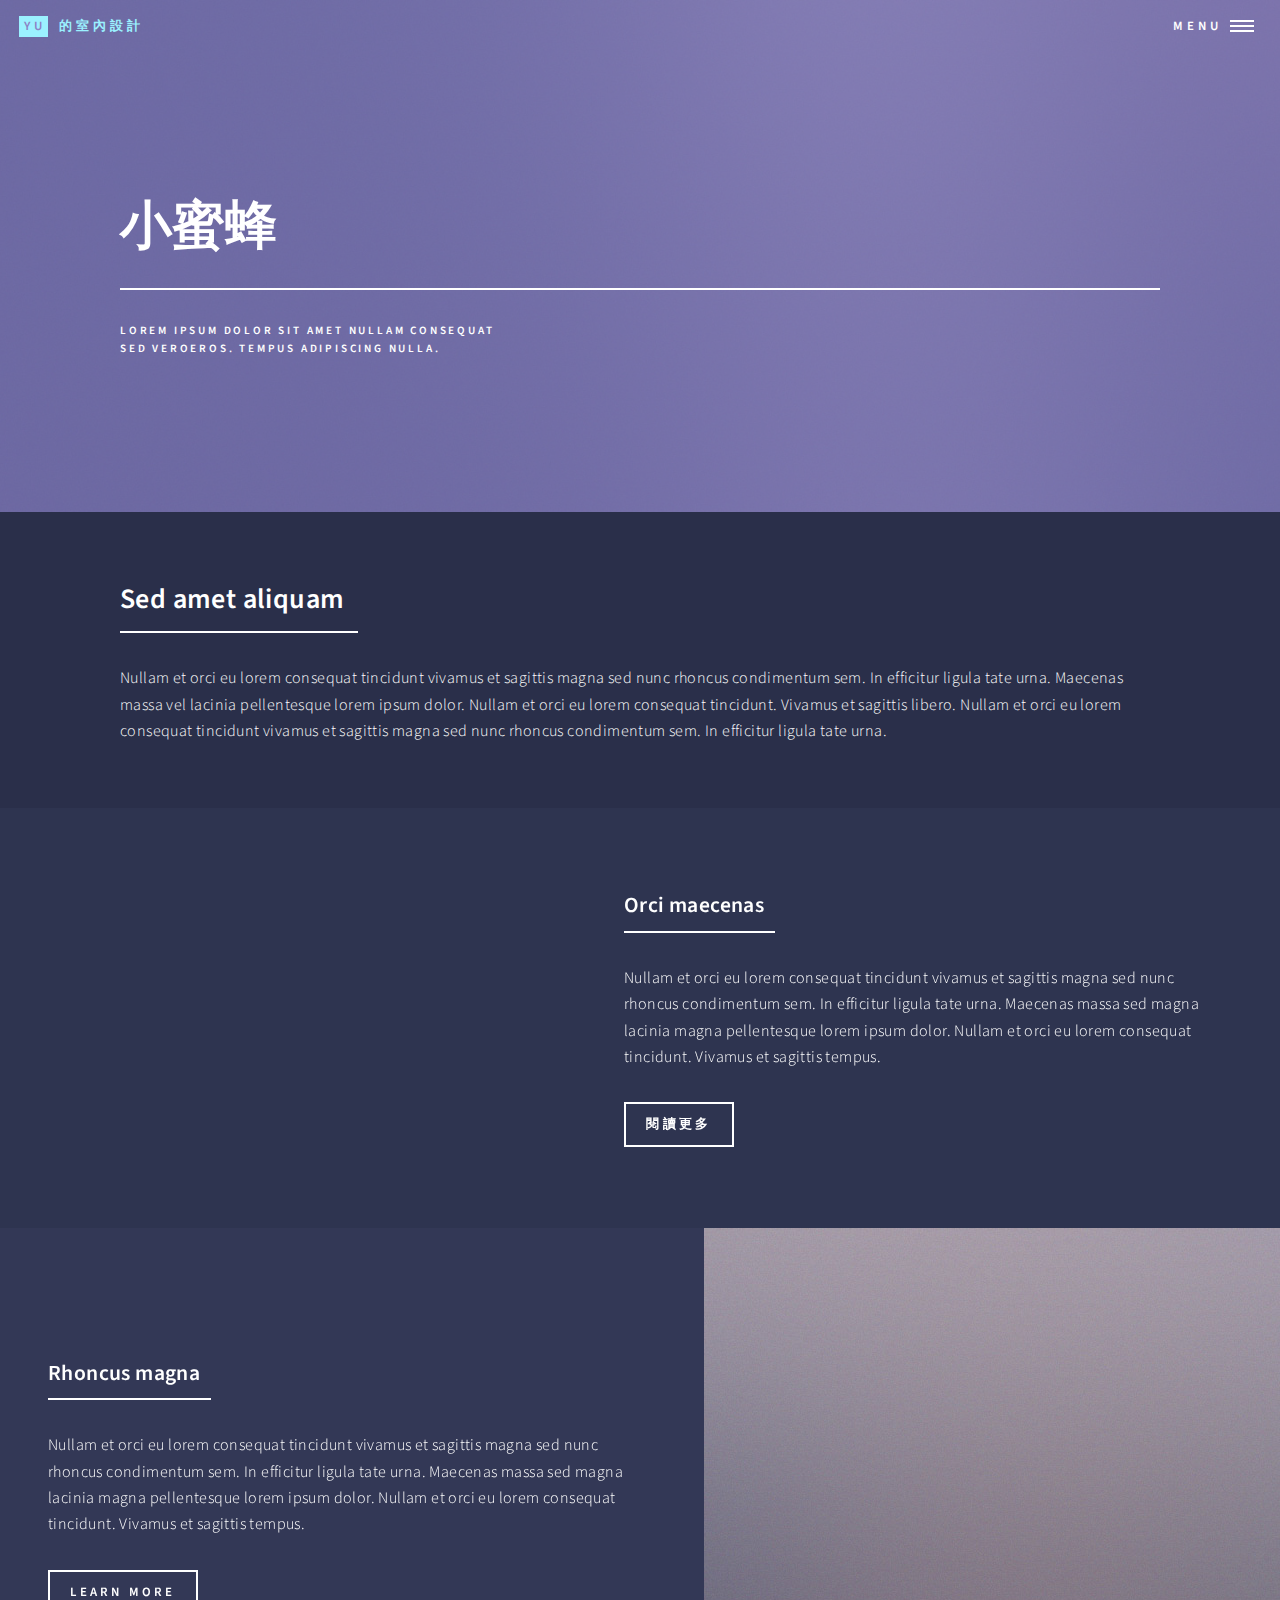
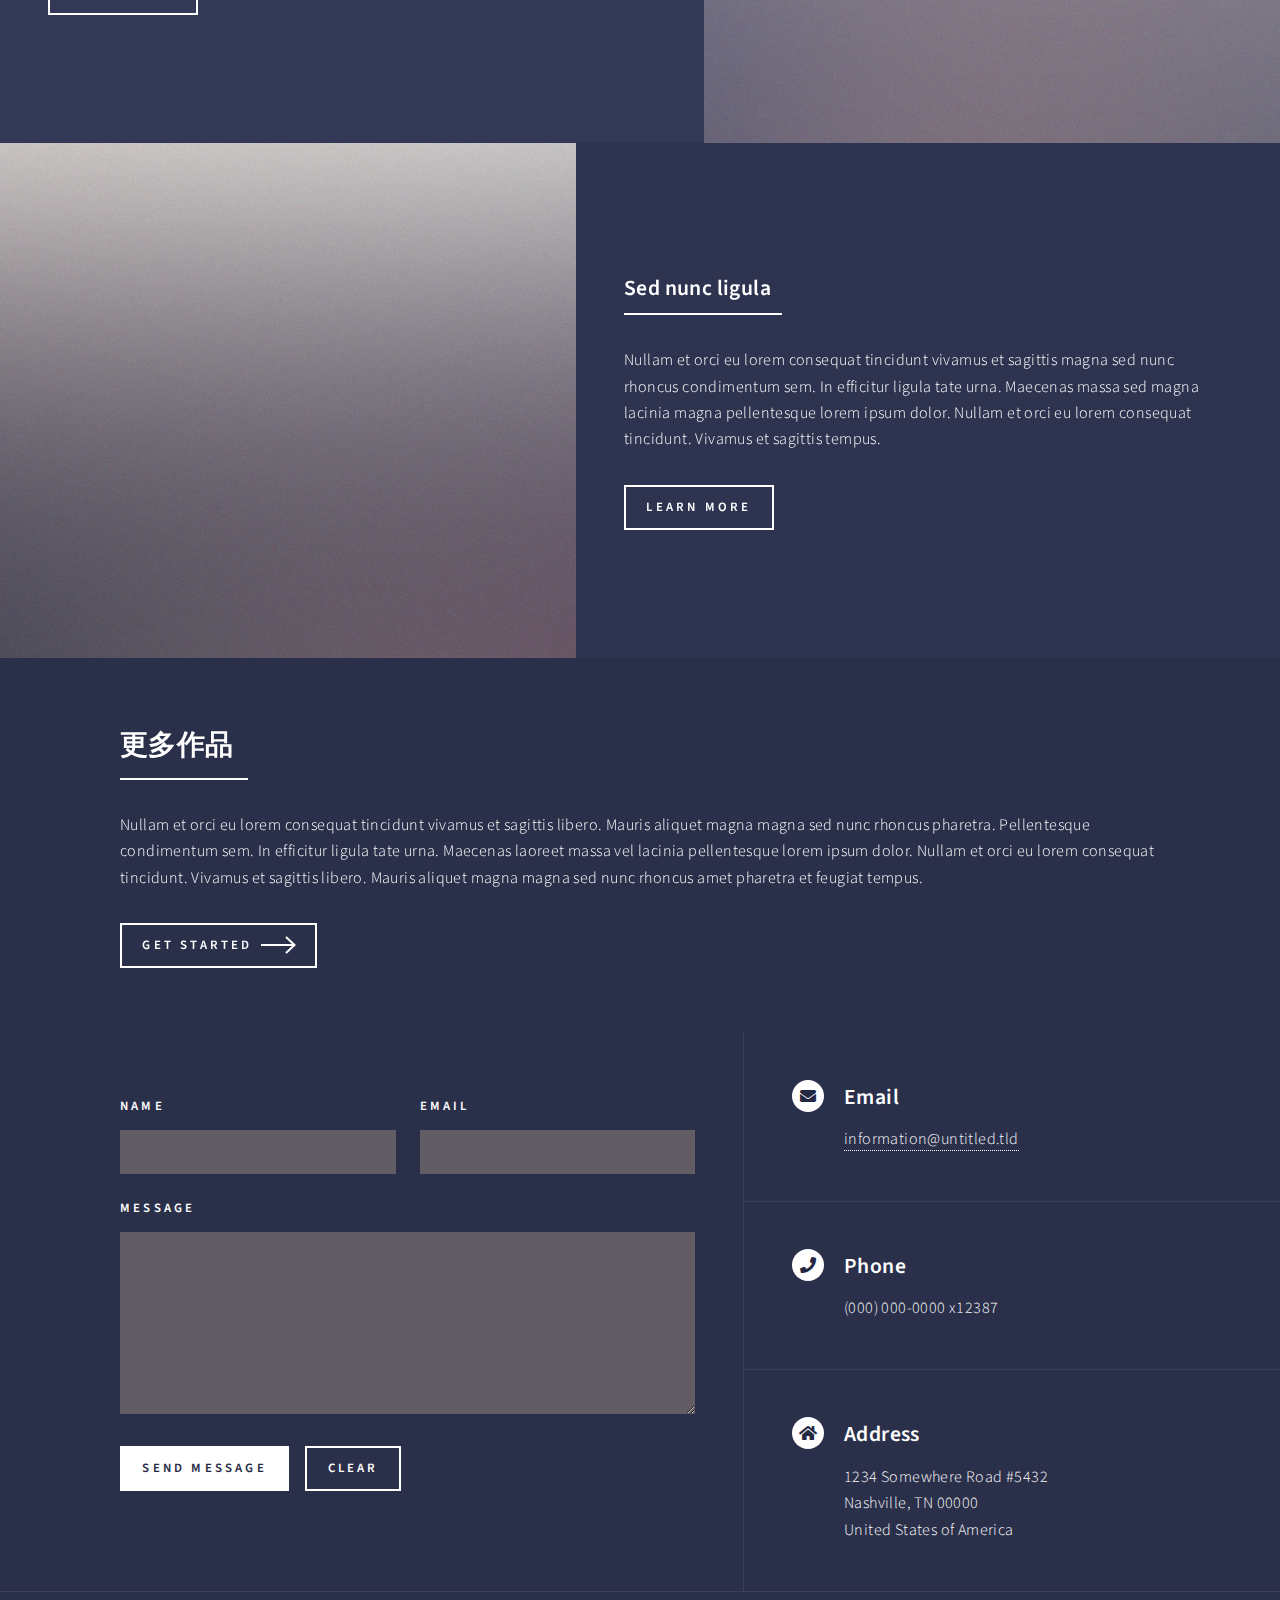
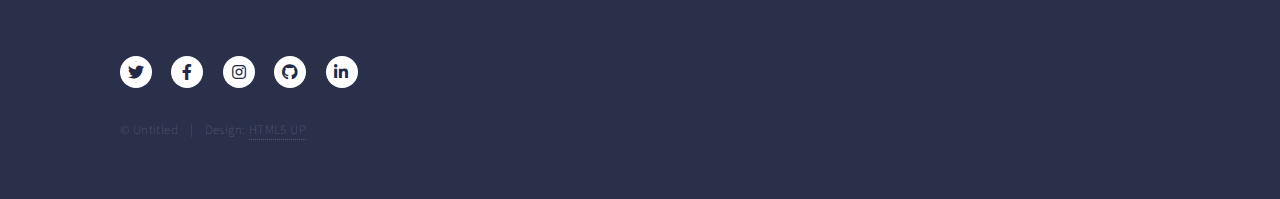
<file: 小蜜蜂.html>
<!DOCTYPE HTML>
<!--
	Forty by HTML5 UP
	html5up.net | @ajlkn
	Free for personal and commercial use under the CCA 3.0 license (html5up.net/license)
-->
<html>
	<head>
		<title>Landing - Forty by HTML5 UP</title>
		<meta charset="utf-8" />
		<meta name="viewport" content="width=device-width, initial-scale=1, user-scalable=no" />
		<link rel="stylesheet" href="assets/css/main.css" />
		<noscript><link rel="stylesheet" href="assets/css/noscript.css" /></noscript>
	</head>
	<body class="is-preload">

		<!-- Wrapper -->
			<div id="wrapper">

				<!-- Header -->
				<!-- Note: The "styleN" class below should match that of the banner element. -->
					<header id="header" class="alt style2">
						<a href="index.html" class="logo" style="color:#c5b19b"><strong>Yu</strong> <span>的室內設計</span></a>
						<nav>
							<a href="#menu">Menu</a>
						</nav>
					</header>

				<!-- Menu -->
					<nav id="menu">
						<ul class="links">
							<li><a href="index.html">Home</a></li>
							<li><a href="landing.html">Landing</a></li>
							<li><a href="generic.html">Generic</a></li>
							<li><a href="elements.html">Elements</a></li>
						</ul>
						<ul class="actions stacked">
							<li><a href="#" class="button primary fit">Get Started</a></li>
							<li><a href="#" class="button fit">Log In</a></li>
						</ul>
					</nav>

				<!-- Banner -->
				<!-- Note: The "styleN" class below should match that of the header element. -->
					<section id="banner" class="style2">
						<div class="inner">
							<span class="image">
								<img src="images/pic07.jpg" alt="" />
							</span>
							<header class="major">
								<h1>小蜜蜂</h1>
							</header>
							<div class="content">
								<p>Lorem ipsum dolor sit amet nullam consequat<br />
								sed veroeros. tempus adipiscing nulla.</p>
							</div>
						</div>
					</section>

				<!-- Main -->
					<div id="main">

						<!-- One -->
							<section id="one">
								<div class="inner">
									<header class="major">
										<h2>Sed amet aliquam</h2>
									</header>
									<p>Nullam et orci eu lorem consequat tincidunt vivamus et sagittis magna sed nunc rhoncus condimentum sem. In efficitur ligula tate urna. Maecenas massa vel lacinia pellentesque lorem ipsum dolor. Nullam et orci eu lorem consequat tincidunt. Vivamus et sagittis libero. Nullam et orci eu lorem consequat tincidunt vivamus et sagittis magna sed nunc rhoncus condimentum sem. In efficitur ligula tate urna.</p>
								</div>
							</section>

						<!-- Two -->
							<section id="two" class="spotlights">
								<section>
									<!-- <a href="generic.html" class="image"> -->
										<!-- <img src="images/pic08.jpg" alt="" data-position="center center" /> -->
										<iframe width="100%" height="420" src="https://www.youtube.com/embed/H0Nx8JRt9ho" title="2024宮崎駿鋼琴音樂合集-最佳放鬆音樂《100%無廣告》スタジオジブリGhibli relaxing music💕天空之城, ,龍貓, 哈爾移動城堡, 千與千尋, 風之谷, Kiki的送貨服務" frameborder="0" allow="accelerometer; autoplay; clipboard-write; encrypted-media; gyroscope; picture-in-picture; web-share" referrerpolicy="strict-origin-when-cross-origin" allowfullscreen></iframe>
									<!-- </a> -->
									<div class="content">
										<div class="inner">
											<header class="major">
												<h3>Orci maecenas</h3>
											</header>
											<p>Nullam et orci eu lorem consequat tincidunt vivamus et sagittis magna sed nunc rhoncus condimentum sem. In efficitur ligula tate urna. Maecenas massa sed magna lacinia magna pellentesque lorem ipsum dolor. Nullam et orci eu lorem consequat tincidunt. Vivamus et sagittis tempus.</p>
											<ul class="actions">
												<li><a href="generic.html" class="button">閱讀更多</a></li>
											</ul>
										</div>
									</div>
								</section>
								<section>
									<a href="generic.html" class="image">
										<img src="images/pic09.jpg" alt="" data-position="top center" />
									</a>
									<div class="content">
										<div class="inner">
											<header class="major">
												<h3>Rhoncus magna</h3>
											</header>
											<p>Nullam et orci eu lorem consequat tincidunt vivamus et sagittis magna sed nunc rhoncus condimentum sem. In efficitur ligula tate urna. Maecenas massa sed magna lacinia magna pellentesque lorem ipsum dolor. Nullam et orci eu lorem consequat tincidunt. Vivamus et sagittis tempus.</p>
											<ul class="actions">
												<li><a href="generic.html" class="button">Learn more</a></li>
											</ul>
										</div>
									</div>
								</section>
								<section>
									<a href="generic.html" class="image">
										<img src="images/pic10.jpg" alt="" data-position="25% 25%" />
									</a>
									<div class="content">
										<div class="inner">
											<header class="major">
												<h3>Sed nunc ligula</h3>
											</header>
											<p>Nullam et orci eu lorem consequat tincidunt vivamus et sagittis magna sed nunc rhoncus condimentum sem. In efficitur ligula tate urna. Maecenas massa sed magna lacinia magna pellentesque lorem ipsum dolor. Nullam et orci eu lorem consequat tincidunt. Vivamus et sagittis tempus.</p>
											<ul class="actions">
												<li><a href="generic.html" class="button">Learn more</a></li>
											</ul>
										</div>
									</div>
								</section>
							</section>

						<!-- Three -->
							<section id="three">
								<div class="inner">
									<header class="major">
										<h2>更多作品</h2>
									</header>
									<p>Nullam et orci eu lorem consequat tincidunt vivamus et sagittis libero. Mauris aliquet magna magna sed nunc rhoncus pharetra. Pellentesque condimentum sem. In efficitur ligula tate urna. Maecenas laoreet massa vel lacinia pellentesque lorem ipsum dolor. Nullam et orci eu lorem consequat tincidunt. Vivamus et sagittis libero. Mauris aliquet magna magna sed nunc rhoncus amet pharetra et feugiat tempus.</p>
									<ul class="actions">
										<li><a href="小蜜蜂/index.html" class="button next">Get Started</a></li>
									</ul>
								</div>
							</section>

					</div>

				<!-- Contact -->
					<section id="contact">
						<div class="inner">
							<section>
								<form method="post" action="#">
									<div class="fields">
										<div class="field half">
											<label for="name">Name</label>
											<input type="text" name="name" id="name" />
										</div>
										<div class="field half">
											<label for="email">Email</label>
											<input type="text" name="email" id="email" />
										</div>
										<div class="field">
											<label for="message">Message</label>
											<textarea name="message" id="message" rows="6"></textarea>
										</div>
									</div>
									<ul class="actions">
										<li><input type="submit" value="Send Message" class="primary" /></li>
										<li><input type="reset" value="Clear" /></li>
									</ul>
								</form>
							</section>
							<section class="split">
								<section>
									<div class="contact-method">
										<span class="icon solid alt fa-envelope"></span>
										<h3>Email</h3>
										<a href="#">information@untitled.tld</a>
									</div>
								</section>
								<section>
									<div class="contact-method">
										<span class="icon solid alt fa-phone"></span>
										<h3>Phone</h3>
										<span>(000) 000-0000 x12387</span>
									</div>
								</section>
								<section>
									<div class="contact-method">
										<span class="icon solid alt fa-home"></span>
										<h3>Address</h3>
										<span>1234 Somewhere Road #5432<br />
										Nashville, TN 00000<br />
										United States of America</span>
									</div>
								</section>
							</section>
						</div>
					</section>

				<!-- Footer -->
					<footer id="footer">
						<div class="inner">
							<ul class="icons">
								<li><a href="#" class="icon brands alt fa-twitter"><span class="label">Twitter</span></a></li>
								<li><a href="#" class="icon brands alt fa-facebook-f"><span class="label">Facebook</span></a></li>
								<li><a href="#" class="icon brands alt fa-instagram"><span class="label">Instagram</span></a></li>
								<li><a href="#" class="icon brands alt fa-github"><span class="label">GitHub</span></a></li>
								<li><a href="#" class="icon brands alt fa-linkedin-in"><span class="label">LinkedIn</span></a></li>
							</ul>
							<ul class="copyright">
								<li>&copy; Untitled</li><li>Design: <a href="https://html5up.net">HTML5 UP</a></li>
							</ul>
						</div>
					</footer>

			</div>

		<!-- Scripts -->
			<script src="assets/js/jquery.min.js"></script>
			<script src="assets/js/jquery.scrolly.min.js"></script>
			<script src="assets/js/jquery.scrollex.min.js"></script>
			<script src="assets/js/browser.min.js"></script>
			<script src="assets/js/breakpoints.min.js"></script>
			<script src="assets/js/util.js"></script>
			<script src="assets/js/main.js"></script>

	</body>
</html>
</file>
<file: assets/css/noscript.css>
/*
	Forty by HTML5 UP
	html5up.net | @ajlkn
	Free for personal and commercial use under the CCA 3.0 license (html5up.net/license)
*/

/* Banner */

	body.is-preload #banner:after {
		opacity: 0.85;
	}

	body.is-preload #banner > .inner {
		-moz-filter: none;
		-webkit-filter: none;
		-ms-filter: none;
		filter: none;
		-moz-transform: none;
		-webkit-transform: none;
		-ms-transform: none;
		transform: none;
		opacity: 1;
	}
</file>
<file: 小兔子/assets/css/noscript.css>
/*
	Lens by HTML5 UP
	html5up.net | @ajlkn
	Free for personal and commercial use under the CCA 3.0 license (html5up.net/license)
*/

/* Main */

	#main {
		opacity: 1 !important;
		right: 0 !important;
	}

	body:before {
		content: 'Javascript is disabled :(';
		display: block;
		position: absolute;
		top: 50%;
		width: calc(100% - 22.5em * 0.333333333);
		height: 4em;
		margin-top: -2em;
		color: #282828;
		cursor: default;
		font-size: 3em;
		line-height: 4em;
		text-align: center;
		white-space: nowrap;
		left: 0;
	}
</file>
<file: 小水獺/assets/css/noscript.css>
/*
	Lens by HTML5 UP
	html5up.net | @ajlkn
	Free for personal and commercial use under the CCA 3.0 license (html5up.net/license)
*/

/* Main */

	#main {
		opacity: 1 !important;
		right: 0 !important;
	}

	body:before {
		content: 'Javascript is disabled :(';
		display: block;
		position: absolute;
		top: 50%;
		width: calc(100% - 22.5em * 0.333333333);
		height: 4em;
		margin-top: -2em;
		color: #282828;
		cursor: default;
		font-size: 3em;
		line-height: 4em;
		text-align: center;
		white-space: nowrap;
		left: 0;
	}
</file>
<file: 小浣熊/assets/css/noscript.css>
/*
	Lens by HTML5 UP
	html5up.net | @ajlkn
	Free for personal and commercial use under the CCA 3.0 license (html5up.net/license)
*/

/* Main */

	#main {
		opacity: 1 !important;
		right: 0 !important;
	}

	body:before {
		content: 'Javascript is disabled :(';
		display: block;
		position: absolute;
		top: 50%;
		width: calc(100% - 22.5em * 0.333333333);
		height: 4em;
		margin-top: -2em;
		color: #282828;
		cursor: default;
		font-size: 3em;
		line-height: 4em;
		text-align: center;
		white-space: nowrap;
		left: 0;
	}
</file>
<file: 小狐狸/assets/css/noscript.css>
/*
	Lens by HTML5 UP
	html5up.net | @ajlkn
	Free for personal and commercial use under the CCA 3.0 license (html5up.net/license)
*/

/* Main */

	#main {
		opacity: 1 !important;
		right: 0 !important;
	}

	body:before {
		content: 'Javascript is disabled :(';
		display: block;
		position: absolute;
		top: 50%;
		width: calc(100% - 22.5em * 0.333333333);
		height: 4em;
		margin-top: -2em;
		color: #282828;
		cursor: default;
		font-size: 3em;
		line-height: 4em;
		text-align: center;
		white-space: nowrap;
		left: 0;
	}
</file>
<file: 小蜜蜂/assets/css/noscript.css>
/*
	Lens by HTML5 UP
	html5up.net | @ajlkn
	Free for personal and commercial use under the CCA 3.0 license (html5up.net/license)
*/

/* Main */

	#main {
		opacity: 1 !important;
		right: 0 !important;
	}

	body:before {
		content: 'Javascript is disabled :(';
		display: block;
		position: absolute;
		top: 50%;
		width: calc(100% - 22.5em * 0.333333333);
		height: 4em;
		margin-top: -2em;
		color: #282828;
		cursor: default;
		font-size: 3em;
		line-height: 4em;
		text-align: center;
		white-space: nowrap;
		left: 0;
	}
</file>
<file: 小蜻蜓/assets/css/noscript.css>
/*
	Lens by HTML5 UP
	html5up.net | @ajlkn
	Free for personal and commercial use under the CCA 3.0 license (html5up.net/license)
*/

/* Main */

	#main {
		opacity: 1 !important;
		right: 0 !important;
	}

	body:before {
		content: 'Javascript is disabled :(';
		display: block;
		position: absolute;
		top: 50%;
		width: calc(100% - 22.5em * 0.333333333);
		height: 4em;
		margin-top: -2em;
		color: #282828;
		cursor: default;
		font-size: 3em;
		line-height: 4em;
		text-align: center;
		white-space: nowrap;
		left: 0;
	}
</file>
<file: assets/css/main.css>
@import url(fontawesome-all.min.css);
@import url("https://fonts.googleapis.com/css?family=Source+Sans+Pro:300,300italic,600,600italic");

/*
	Forty by HTML5 UP
	html5up.net | @ajlkn
	Free for personal and commercial use under the CCA 3.0 license (html5up.net/license)
*/

html, body, div, span, applet, object,
iframe, h1, h2, h3, h4, h5, h6, p, blockquote,
pre, a, abbr, acronym, address, big, cite,
code, del, dfn, em, img, ins, kbd, q, s, samp,
small, strike, strong, sub, sup, tt, var, b,
u, i, center, dl, dt, dd, ol, ul, li, fieldset,
form, label, legend, table, caption, tbody,
tfoot, thead, tr, th, td, article, aside,
canvas, details, embed, figure, figcaption,
footer, header, hgroup, menu, nav, output, ruby,
section, summary, time, mark, audio, video {
	margin: 0;
	padding: 0;
	border: 0;
	font-size: 100%;
	font: inherit;
	vertical-align: baseline;}

article, aside, details, figcaption, figure,
footer, header, hgroup, menu, nav, section {
	display: block;}

body {
	line-height: 1;
}

ol, ul {
	list-style: none;
}

blockquote, q {
	quotes: none;
}

	blockquote:before, blockquote:after, q:before, q:after {
		content: '';
		content: none;
	}

table {
	border-collapse: collapse;
	border-spacing: 0;
}

body {
	-webkit-text-size-adjust: none;
}

mark {
	background-color: transparent;
	color: inherit;
}

input::-moz-focus-inner {
	border: 0;
	padding: 0;
}

input, select, textarea {
	-moz-appearance: none;
	-webkit-appearance: none;
	-ms-appearance: none;
	appearance: none;
}

/* Basic */

	@-ms-viewport {
		width: device-width;
	}

	body {
		-ms-overflow-style: scrollbar;
	}

	@media screen and (max-width: 480px) {

		html, body {
			min-width: 320px;
		}

	}

	html {
		box-sizing: border-box;
	}

	*, *:before, *:after {
		box-sizing: inherit;
	}

	body {
		background: #2a2f4a;
	}

		body.is-preload *, body.is-preload *:before, body.is-preload *:after {
			-moz-animation: none !important;
			-webkit-animation: none !important;
			-ms-animation: none !important;
			animation: none !important;
			-moz-transition: none !important;
			-webkit-transition: none !important;
			-ms-transition: none !important;
			transition: none !important;
		}

/* Type */

	body, input, select, textarea {
		color: #ffffff;
		font-family: "Source Sans Pro", Helvetica, sans-serif;
		font-size: 17pt;
		font-weight: 300;
		letter-spacing: 0.025em;
		line-height: 1.65;
	}

		@media screen and (max-width: 1680px) {

			body, input, select, textarea {
				font-size: 14pt;
			}

		}

		@media screen and (max-width: 1280px) {

			body, input, select, textarea {
				font-size: 12pt;
			}

		}

		@media screen and (max-width: 360px) {

			body, input, select, textarea {
				font-size: 11pt;
			}

		}

	a {
		-moz-transition: color 0.2s ease-in-out, border-bottom-color 0.2s ease-in-out;
		-webkit-transition: color 0.2s ease-in-out, border-bottom-color 0.2s ease-in-out;
		-ms-transition: color 0.2s ease-in-out, border-bottom-color 0.2s ease-in-out;
		transition: color 0.2s ease-in-out, border-bottom-color 0.2s ease-in-out;
		border-bottom: dotted 1px;
		color: inherit;
		text-decoration: none;
	}

		a:hover {
			border-bottom-color: transparent;
			color: #9bf1ff !important;
		}

		a:active {
			color: #53e3fb !important;
		}

	strong, b {
		color: #ffffff;
		font-weight: 600;
	}

	em, i {
		font-style: italic;
	}

	p {
		margin: 0 0 2em 0;
	}

	h1, h2, h3, h4, h5, h6 {
		color: #ffffff;
		font-weight: 600;
		line-height: 1.65;
		margin: 0 0 1em 0;
	}

		h1 a, h2 a, h3 a, h4 a, h5 a, h6 a {
			color: inherit;
			border-bottom: 0;
		}

	h1 {
		font-size: 2.5em;
	}

	h2 {
		font-size: 1.75em;
	}

	h3 {
		font-size: 1.35em;
	}

	h4 {
		font-size: 1.1em;
	}

	h5 {
		font-size: 0.9em;
	}

	h6 {
		font-size: 0.7em;
	}

	@media screen and (max-width: 736px) {

		h1 {
			font-size: 2em;
		}

		h2 {
			font-size: 1.5em;
		}

		h3 {
			font-size: 1.25em;
		}

	}

	sub {
		font-size: 0.8em;
		position: relative;
		top: 0.5em;
	}

	sup {
		font-size: 0.8em;
		position: relative;
		top: -0.5em;
	}

	blockquote {
		border-left: solid 4px rgba(212, 212, 255, 0.1);
		font-style: italic;
		margin: 0 0 2em 0;
		padding: 0.5em 0 0.5em 2em;
	}

	code {
		background: rgba(212, 212, 255, 0.035);
		font-family: "Courier New", monospace;
		font-size: 0.9em;
		margin: 0 0.25em;
		padding: 0.25em 0.65em;
	}

	pre {
		-webkit-overflow-scrolling: touch;
		font-family: "Courier New", monospace;
		font-size: 0.9em;
		margin: 0 0 2em 0;
	}

		pre code {
			display: block;
			line-height: 1.75;
			padding: 1em 1.5em;
			overflow-x: auto;
		}

	hr {
		border: 0;
		border-bottom: solid 1px rgba(212, 212, 255, 0.1);
		margin: 2em 0;
	}

		hr.major {
			margin: 3em 0;
		}

	.align-left {
		text-align: left;
	}

	.align-center {
		text-align: center;
	}

	.align-right {
		text-align: right;
	}

/* Row */

	.row {
		display: flex;
		flex-wrap: wrap;
		box-sizing: border-box;
		align-items: stretch;
	}

		.row > * {
			box-sizing: border-box;
		}

		.row.gtr-uniform > * > :last-child {
			margin-bottom: 0;
		}

		.row.aln-left {
			justify-content: flex-start;
		}

		.row.aln-center {
			justify-content: center;
		}

		.row.aln-right {
			justify-content: flex-end;
		}

		.row.aln-top {
			align-items: flex-start;
		}

		.row.aln-middle {
			align-items: center;
		}

		.row.aln-bottom {
			align-items: flex-end;
		}

		.row > .imp {
			order: -1;
		}

		.row > .col-1 {
			width: 8.33333%;
		}

		.row > .off-1 {
			margin-left: 8.33333%;
		}

		.row > .col-2 {
			width: 16.66667%;
		}

		.row > .off-2 {
			margin-left: 16.66667%;
		}

		.row > .col-3 {
			width: 25%;
		}

		.row > .off-3 {
			margin-left: 25%;
		}

		.row > .col-4 {
			width: 33.33333%;
		}

		.row > .off-4 {
			margin-left: 33.33333%;
		}

		.row > .col-5 {
			width: 41.66667%;
		}

		.row > .off-5 {
			margin-left: 41.66667%;
		}

		.row > .col-6 {
			width: 50%;
		}

		.row > .off-6 {
			margin-left: 50%;
		}

		.row > .col-7 {
			width: 58.33333%;
		}

		.row > .off-7 {
			margin-left: 58.33333%;
		}

		.row > .col-8 {
			width: 66.66667%;
		}

		.row > .off-8 {
			margin-left: 66.66667%;
		}

		.row > .col-9 {
			width: 75%;
		}

		.row > .off-9 {
			margin-left: 75%;
		}

		.row > .col-10 {
			width: 83.33333%;
		}

		.row > .off-10 {
			margin-left: 83.33333%;
		}

		.row > .col-11 {
			width: 91.66667%;
		}

		.row > .off-11 {
			margin-left: 91.66667%;
		}

		.row > .col-12 {
			width: 100%;
		}

		.row > .off-12 {
			margin-left: 100%;
		}

		.row.gtr-0 {
			margin-top: 0;
			margin-left: 0em;
		}

			.row.gtr-0 > * {
				padding: 0 0 0 0em;
			}

			.row.gtr-0.gtr-uniform {
				margin-top: 0em;
			}

				.row.gtr-0.gtr-uniform > * {
					padding-top: 0em;
				}

		.row.gtr-25 {
			margin-top: 0;
			margin-left: -0.5em;
		}

			.row.gtr-25 > * {
				padding: 0 0 0 0.5em;
			}

			.row.gtr-25.gtr-uniform {
				margin-top: -0.5em;
			}

				.row.gtr-25.gtr-uniform > * {
					padding-top: 0.5em;
				}

		.row.gtr-50 {
			margin-top: 0;
			margin-left: -1em;
		}

			.row.gtr-50 > * {
				padding: 0 0 0 1em;
			}

			.row.gtr-50.gtr-uniform {
				margin-top: -1em;
			}

				.row.gtr-50.gtr-uniform > * {
					padding-top: 1em;
				}

		.row {
			margin-top: 0;
			margin-left: -2em;
		}

			.row > * {
				padding: 0 0 0 2em;
			}

			.row.gtr-uniform {
				margin-top: -2em;
			}

				.row.gtr-uniform > * {
					padding-top: 2em;
				}

		.row.gtr-150 {
			margin-top: 0;
			margin-left: -3em;
		}

			.row.gtr-150 > * {
				padding: 0 0 0 3em;
			}

			.row.gtr-150.gtr-uniform {
				margin-top: -3em;
			}

				.row.gtr-150.gtr-uniform > * {
					padding-top: 3em;
				}

		.row.gtr-200 {
			margin-top: 0;
			margin-left: -4em;
		}

			.row.gtr-200 > * {
				padding: 0 0 0 4em;
			}

			.row.gtr-200.gtr-uniform {
				margin-top: -4em;
			}

				.row.gtr-200.gtr-uniform > * {
					padding-top: 4em;
				}

		@media screen and (max-width: 1680px) {

			.row {
				display: flex;
				flex-wrap: wrap;
				box-sizing: border-box;
				align-items: stretch;
			}

				.row > * {
					box-sizing: border-box;
				}

				.row.gtr-uniform > * > :last-child {
					margin-bottom: 0;
				}

				.row.aln-left {
					justify-content: flex-start;
				}

				.row.aln-center {
					justify-content: center;
				}

				.row.aln-right {
					justify-content: flex-end;
				}

				.row.aln-top {
					align-items: flex-start;
				}

				.row.aln-middle {
					align-items: center;
				}

				.row.aln-bottom {
					align-items: flex-end;
				}

				.row > .imp-xlarge {
					order: -1;
				}

				.row > .col-1-xlarge {
					width: 8.33333%;
				}

				.row > .off-1-xlarge {
					margin-left: 8.33333%;
				}

				.row > .col-2-xlarge {
					width: 16.66667%;
				}

				.row > .off-2-xlarge {
					margin-left: 16.66667%;
				}

				.row > .col-3-xlarge {
					width: 25%;
				}

				.row > .off-3-xlarge {
					margin-left: 25%;
				}

				.row > .col-4-xlarge {
					width: 33.33333%;
				}

				.row > .off-4-xlarge {
					margin-left: 33.33333%;
				}

				.row > .col-5-xlarge {
					width: 41.66667%;
				}

				.row > .off-5-xlarge {
					margin-left: 41.66667%;
				}

				.row > .col-6-xlarge {
					width: 50%;
				}

				.row > .off-6-xlarge {
					margin-left: 50%;
				}

				.row > .col-7-xlarge {
					width: 58.33333%;
				}

				.row > .off-7-xlarge {
					margin-left: 58.33333%;
				}

				.row > .col-8-xlarge {
					width: 66.66667%;
				}

				.row > .off-8-xlarge {
					margin-left: 66.66667%;
				}

				.row > .col-9-xlarge {
					width: 75%;
				}

				.row > .off-9-xlarge {
					margin-left: 75%;
				}

				.row > .col-10-xlarge {
					width: 83.33333%;
				}

				.row > .off-10-xlarge {
					margin-left: 83.33333%;
				}

				.row > .col-11-xlarge {
					width: 91.66667%;
				}

				.row > .off-11-xlarge {
					margin-left: 91.66667%;
				}

				.row > .col-12-xlarge {
					width: 100%;
				}

				.row > .off-12-xlarge {
					margin-left: 100%;
				}

				.row.gtr-0 {
					margin-top: 0;
					margin-left: 0em;
				}

					.row.gtr-0 > * {
						padding: 0 0 0 0em;
					}

					.row.gtr-0.gtr-uniform {
						margin-top: 0em;
					}

						.row.gtr-0.gtr-uniform > * {
							padding-top: 0em;
						}

				.row.gtr-25 {
					margin-top: 0;
					margin-left: -0.5em;
				}

					.row.gtr-25 > * {
						padding: 0 0 0 0.5em;
					}

					.row.gtr-25.gtr-uniform {
						margin-top: -0.5em;
					}

						.row.gtr-25.gtr-uniform > * {
							padding-top: 0.5em;
						}

				.row.gtr-50 {
					margin-top: 0;
					margin-left: -1em;
				}

					.row.gtr-50 > * {
						padding: 0 0 0 1em;
					}

					.row.gtr-50.gtr-uniform {
						margin-top: -1em;
					}

						.row.gtr-50.gtr-uniform > * {
							padding-top: 1em;
						}

				.row {
					margin-top: 0;
					margin-left: -2em;
				}

					.row > * {
						padding: 0 0 0 2em;
					}

					.row.gtr-uniform {
						margin-top: -2em;
					}

						.row.gtr-uniform > * {
							padding-top: 2em;
						}

				.row.gtr-150 {
					margin-top: 0;
					margin-left: -3em;
				}

					.row.gtr-150 > * {
						padding: 0 0 0 3em;
					}

					.row.gtr-150.gtr-uniform {
						margin-top: -3em;
					}

						.row.gtr-150.gtr-uniform > * {
							padding-top: 3em;
						}

				.row.gtr-200 {
					margin-top: 0;
					margin-left: -4em;
				}

					.row.gtr-200 > * {
						padding: 0 0 0 4em;
					}

					.row.gtr-200.gtr-uniform {
						margin-top: -4em;
					}

						.row.gtr-200.gtr-uniform > * {
							padding-top: 4em;
						}

		}

		@media screen and (max-width: 1280px) {

			.row {
				display: flex;
				flex-wrap: wrap;
				box-sizing: border-box;
				align-items: stretch;
			}

				.row > * {
					box-sizing: border-box;
				}

				.row.gtr-uniform > * > :last-child {
					margin-bottom: 0;
				}

				.row.aln-left {
					justify-content: flex-start;
				}

				.row.aln-center {
					justify-content: center;
				}

				.row.aln-right {
					justify-content: flex-end;
				}

				.row.aln-top {
					align-items: flex-start;
				}

				.row.aln-middle {
					align-items: center;
				}

				.row.aln-bottom {
					align-items: flex-end;
				}

				.row > .imp-large {
					order: -1;
				}

				.row > .col-1-large {
					width: 8.33333%;
				}

				.row > .off-1-large {
					margin-left: 8.33333%;
				}

				.row > .col-2-large {
					width: 16.66667%;
				}

				.row > .off-2-large {
					margin-left: 16.66667%;
				}

				.row > .col-3-large {
					width: 25%;
				}

				.row > .off-3-large {
					margin-left: 25%;
				}

				.row > .col-4-large {
					width: 33.33333%;
				}

				.row > .off-4-large {
					margin-left: 33.33333%;
				}

				.row > .col-5-large {
					width: 41.66667%;
				}

				.row > .off-5-large {
					margin-left: 41.66667%;
				}

				.row > .col-6-large {
					width: 50%;
				}

				.row > .off-6-large {
					margin-left: 50%;
				}

				.row > .col-7-large {
					width: 58.33333%;
				}

				.row > .off-7-large {
					margin-left: 58.33333%;
				}

				.row > .col-8-large {
					width: 66.66667%;
				}

				.row > .off-8-large {
					margin-left: 66.66667%;
				}

				.row > .col-9-large {
					width: 75%;
				}

				.row > .off-9-large {
					margin-left: 75%;
				}

				.row > .col-10-large {
					width: 83.33333%;
				}

				.row > .off-10-large {
					margin-left: 83.33333%;
				}

				.row > .col-11-large {
					width: 91.66667%;
				}

				.row > .off-11-large {
					margin-left: 91.66667%;
				}

				.row > .col-12-large {
					width: 100%;
				}

				.row > .off-12-large {
					margin-left: 100%;
				}

				.row.gtr-0 {
					margin-top: 0;
					margin-left: 0em;
				}

					.row.gtr-0 > * {
						padding: 0 0 0 0em;
					}

					.row.gtr-0.gtr-uniform {
						margin-top: 0em;
					}

						.row.gtr-0.gtr-uniform > * {
							padding-top: 0em;
						}

				.row.gtr-25 {
					margin-top: 0;
					margin-left: -0.375em;
				}

					.row.gtr-25 > * {
						padding: 0 0 0 0.375em;
					}

					.row.gtr-25.gtr-uniform {
						margin-top: -0.375em;
					}

						.row.gtr-25.gtr-uniform > * {
							padding-top: 0.375em;
						}

				.row.gtr-50 {
					margin-top: 0;
					margin-left: -0.75em;
				}

					.row.gtr-50 > * {
						padding: 0 0 0 0.75em;
					}

					.row.gtr-50.gtr-uniform {
						margin-top: -0.75em;
					}

						.row.gtr-50.gtr-uniform > * {
							padding-top: 0.75em;
						}

				.row {
					margin-top: 0;
					margin-left: -1.5em;
				}

					.row > * {
						padding: 0 0 0 1.5em;
					}

					.row.gtr-uniform {
						margin-top: -1.5em;
					}

						.row.gtr-uniform > * {
							padding-top: 1.5em;
						}

				.row.gtr-150 {
					margin-top: 0;
					margin-left: -2.25em;
				}

					.row.gtr-150 > * {
						padding: 0 0 0 2.25em;
					}

					.row.gtr-150.gtr-uniform {
						margin-top: -2.25em;
					}

						.row.gtr-150.gtr-uniform > * {
							padding-top: 2.25em;
						}

				.row.gtr-200 {
					margin-top: 0;
					margin-left: -3em;
				}

					.row.gtr-200 > * {
						padding: 0 0 0 3em;
					}

					.row.gtr-200.gtr-uniform {
						margin-top: -3em;
					}

						.row.gtr-200.gtr-uniform > * {
							padding-top: 3em;
						}

		}

		@media screen and (max-width: 980px) {

			.row {
				display: flex;
				flex-wrap: wrap;
				box-sizing: border-box;
				align-items: stretch;
			}

				.row > * {
					box-sizing: border-box;
				}

				.row.gtr-uniform > * > :last-child {
					margin-bottom: 0;
				}

				.row.aln-left {
					justify-content: flex-start;
				}

				.row.aln-center {
					justify-content: center;
				}

				.row.aln-right {
					justify-content: flex-end;
				}

				.row.aln-top {
					align-items: flex-start;
				}

				.row.aln-middle {
					align-items: center;
				}

				.row.aln-bottom {
					align-items: flex-end;
				}

				.row > .imp-medium {
					order: -1;
				}

				.row > .col-1-medium {
					width: 8.33333%;
				}

				.row > .off-1-medium {
					margin-left: 8.33333%;
				}

				.row > .col-2-medium {
					width: 16.66667%;
				}

				.row > .off-2-medium {
					margin-left: 16.66667%;
				}

				.row > .col-3-medium {
					width: 25%;
				}

				.row > .off-3-medium {
					margin-left: 25%;
				}

				.row > .col-4-medium {
					width: 33.33333%;
				}

				.row > .off-4-medium {
					margin-left: 33.33333%;
				}

				.row > .col-5-medium {
					width: 41.66667%;
				}

				.row > .off-5-medium {
					margin-left: 41.66667%;
				}

				.row > .col-6-medium {
					width: 50%;
				}

				.row > .off-6-medium {
					margin-left: 50%;
				}

				.row > .col-7-medium {
					width: 58.33333%;
				}

				.row > .off-7-medium {
					margin-left: 58.33333%;
				}

				.row > .col-8-medium {
					width: 66.66667%;
				}

				.row > .off-8-medium {
					margin-left: 66.66667%;
				}

				.row > .col-9-medium {
					width: 75%;
				}

				.row > .off-9-medium {
					margin-left: 75%;
				}

				.row > .col-10-medium {
					width: 83.33333%;
				}

				.row > .off-10-medium {
					margin-left: 83.33333%;
				}

				.row > .col-11-medium {
					width: 91.66667%;
				}

				.row > .off-11-medium {
					margin-left: 91.66667%;
				}

				.row > .col-12-medium {
					width: 100%;
				}

				.row > .off-12-medium {
					margin-left: 100%;
				}

				.row.gtr-0 {
					margin-top: 0;
					margin-left: 0em;
				}

					.row.gtr-0 > * {
						padding: 0 0 0 0em;
					}

					.row.gtr-0.gtr-uniform {
						margin-top: 0em;
					}

						.row.gtr-0.gtr-uniform > * {
							padding-top: 0em;
						}

				.row.gtr-25 {
					margin-top: 0;
					margin-left: -0.375em;
				}

					.row.gtr-25 > * {
						padding: 0 0 0 0.375em;
					}

					.row.gtr-25.gtr-uniform {
						margin-top: -0.375em;
					}

						.row.gtr-25.gtr-uniform > * {
							padding-top: 0.375em;
						}

				.row.gtr-50 {
					margin-top: 0;
					margin-left: -0.75em;
				}

					.row.gtr-50 > * {
						padding: 0 0 0 0.75em;
					}

					.row.gtr-50.gtr-uniform {
						margin-top: -0.75em;
					}

						.row.gtr-50.gtr-uniform > * {
							padding-top: 0.75em;
						}

				.row {
					margin-top: 0;
					margin-left: -1.5em;
				}

					.row > * {
						padding: 0 0 0 1.5em;
					}

					.row.gtr-uniform {
						margin-top: -1.5em;
					}

						.row.gtr-uniform > * {
							padding-top: 1.5em;
						}

				.row.gtr-150 {
					margin-top: 0;
					margin-left: -2.25em;
				}

					.row.gtr-150 > * {
						padding: 0 0 0 2.25em;
					}

					.row.gtr-150.gtr-uniform {
						margin-top: -2.25em;
					}

						.row.gtr-150.gtr-uniform > * {
							padding-top: 2.25em;
						}

				.row.gtr-200 {
					margin-top: 0;
					margin-left: -3em;
				}

					.row.gtr-200 > * {
						padding: 0 0 0 3em;
					}

					.row.gtr-200.gtr-uniform {
						margin-top: -3em;
					}

						.row.gtr-200.gtr-uniform > * {
							padding-top: 3em;
						}

		}

		@media screen and (max-width: 736px) {

			.row {
				display: flex;
				flex-wrap: wrap;
				box-sizing: border-box;
				align-items: stretch;
			}

				.row > * {
					box-sizing: border-box;
				}

				.row.gtr-uniform > * > :last-child {
					margin-bottom: 0;
				}

				.row.aln-left {
					justify-content: flex-start;
				}

				.row.aln-center {
					justify-content: center;
				}

				.row.aln-right {
					justify-content: flex-end;
				}

				.row.aln-top {
					align-items: flex-start;
				}

				.row.aln-middle {
					align-items: center;
				}

				.row.aln-bottom {
					align-items: flex-end;
				}

				.row > .imp-small {
					order: -1;
				}

				.row > .col-1-small {
					width: 8.33333%;
				}

				.row > .off-1-small {
					margin-left: 8.33333%;
				}

				.row > .col-2-small {
					width: 16.66667%;
				}

				.row > .off-2-small {
					margin-left: 16.66667%;
				}

				.row > .col-3-small {
					width: 25%;
				}

				.row > .off-3-small {
					margin-left: 25%;
				}

				.row > .col-4-small {
					width: 33.33333%;
				}

				.row > .off-4-small {
					margin-left: 33.33333%;
				}

				.row > .col-5-small {
					width: 41.66667%;
				}

				.row > .off-5-small {
					margin-left: 41.66667%;
				}

				.row > .col-6-small {
					width: 50%;
				}

				.row > .off-6-small {
					margin-left: 50%;
				}

				.row > .col-7-small {
					width: 58.33333%;
				}

				.row > .off-7-small {
					margin-left: 58.33333%;
				}

				.row > .col-8-small {
					width: 66.66667%;
				}

				.row > .off-8-small {
					margin-left: 66.66667%;
				}

				.row > .col-9-small {
					width: 75%;
				}

				.row > .off-9-small {
					margin-left: 75%;
				}

				.row > .col-10-small {
					width: 83.33333%;
				}

				.row > .off-10-small {
					margin-left: 83.33333%;
				}

				.row > .col-11-small {
					width: 91.66667%;
				}

				.row > .off-11-small {
					margin-left: 91.66667%;
				}

				.row > .col-12-small {
					width: 100%;
				}

				.row > .off-12-small {
					margin-left: 100%;
				}

				.row.gtr-0 {
					margin-top: 0;
					margin-left: 0em;
				}

					.row.gtr-0 > * {
						padding: 0 0 0 0em;
					}

					.row.gtr-0.gtr-uniform {
						margin-top: 0em;
					}

						.row.gtr-0.gtr-uniform > * {
							padding-top: 0em;
						}

				.row.gtr-25 {
					margin-top: 0;
					margin-left: -0.3125em;
				}

					.row.gtr-25 > * {
						padding: 0 0 0 0.3125em;
					}

					.row.gtr-25.gtr-uniform {
						margin-top: -0.3125em;
					}

						.row.gtr-25.gtr-uniform > * {
							padding-top: 0.3125em;
						}

				.row.gtr-50 {
					margin-top: 0;
					margin-left: -0.625em;
				}

					.row.gtr-50 > * {
						padding: 0 0 0 0.625em;
					}

					.row.gtr-50.gtr-uniform {
						margin-top: -0.625em;
					}

						.row.gtr-50.gtr-uniform > * {
							padding-top: 0.625em;
						}

				.row {
					margin-top: 0;
					margin-left: -1.25em;
				}

					.row > * {
						padding: 0 0 0 1.25em;
					}

					.row.gtr-uniform {
						margin-top: -1.25em;
					}

						.row.gtr-uniform > * {
							padding-top: 1.25em;
						}

				.row.gtr-150 {
					margin-top: 0;
					margin-left: -1.875em;
				}

					.row.gtr-150 > * {
						padding: 0 0 0 1.875em;
					}

					.row.gtr-150.gtr-uniform {
						margin-top: -1.875em;
					}

						.row.gtr-150.gtr-uniform > * {
							padding-top: 1.875em;
						}

				.row.gtr-200 {
					margin-top: 0;
					margin-left: -2.5em;
				}

					.row.gtr-200 > * {
						padding: 0 0 0 2.5em;
					}

					.row.gtr-200.gtr-uniform {
						margin-top: -2.5em;
					}

						.row.gtr-200.gtr-uniform > * {
							padding-top: 2.5em;
						}

		}

		@media screen and (max-width: 480px) {

			.row {
				display: flex;
				flex-wrap: wrap;
				box-sizing: border-box;
				align-items: stretch;
			}

				.row > * {
					box-sizing: border-box;
				}

				.row.gtr-uniform > * > :last-child {
					margin-bottom: 0;
				}

				.row.aln-left {
					justify-content: flex-start;
				}

				.row.aln-center {
					justify-content: center;
				}

				.row.aln-right {
					justify-content: flex-end;
				}

				.row.aln-top {
					align-items: flex-start;
				}

				.row.aln-middle {
					align-items: center;
				}

				.row.aln-bottom {
					align-items: flex-end;
				}

				.row > .imp-xsmall {
					order: -1;
				}

				.row > .col-1-xsmall {
					width: 8.33333%;
				}

				.row > .off-1-xsmall {
					margin-left: 8.33333%;
				}

				.row > .col-2-xsmall {
					width: 16.66667%;
				}

				.row > .off-2-xsmall {
					margin-left: 16.66667%;
				}

				.row > .col-3-xsmall {
					width: 25%;
				}

				.row > .off-3-xsmall {
					margin-left: 25%;
				}

				.row > .col-4-xsmall {
					width: 33.33333%;
				}

				.row > .off-4-xsmall {
					margin-left: 33.33333%;
				}

				.row > .col-5-xsmall {
					width: 41.66667%;
				}

				.row > .off-5-xsmall {
					margin-left: 41.66667%;
				}

				.row > .col-6-xsmall {
					width: 50%;
				}

				.row > .off-6-xsmall {
					margin-left: 50%;
				}

				.row > .col-7-xsmall {
					width: 58.33333%;
				}

				.row > .off-7-xsmall {
					margin-left: 58.33333%;
				}

				.row > .col-8-xsmall {
					width: 66.66667%;
				}

				.row > .off-8-xsmall {
					margin-left: 66.66667%;
				}

				.row > .col-9-xsmall {
					width: 75%;
				}

				.row > .off-9-xsmall {
					margin-left: 75%;
				}

				.row > .col-10-xsmall {
					width: 83.33333%;
				}

				.row > .off-10-xsmall {
					margin-left: 83.33333%;
				}

				.row > .col-11-xsmall {
					width: 91.66667%;
				}

				.row > .off-11-xsmall {
					margin-left: 91.66667%;
				}

				.row > .col-12-xsmall {
					width: 100%;
				}

				.row > .off-12-xsmall {
					margin-left: 100%;
				}

				.row.gtr-0 {
					margin-top: 0;
					margin-left: 0em;
				}

					.row.gtr-0 > * {
						padding: 0 0 0 0em;
					}

					.row.gtr-0.gtr-uniform {
						margin-top: 0em;
					}

						.row.gtr-0.gtr-uniform > * {
							padding-top: 0em;
						}

				.row.gtr-25 {
					margin-top: 0;
					margin-left: -0.3125em;
				}

					.row.gtr-25 > * {
						padding: 0 0 0 0.3125em;
					}

					.row.gtr-25.gtr-uniform {
						margin-top: -0.3125em;
					}

						.row.gtr-25.gtr-uniform > * {
							padding-top: 0.3125em;
						}

				.row.gtr-50 {
					margin-top: 0;
					margin-left: -0.625em;
				}

					.row.gtr-50 > * {
						padding: 0 0 0 0.625em;
					}

					.row.gtr-50.gtr-uniform {
						margin-top: -0.625em;
					}

						.row.gtr-50.gtr-uniform > * {
							padding-top: 0.625em;
						}

				.row {
					margin-top: 0;
					margin-left: -1.25em;
				}

					.row > * {
						padding: 0 0 0 1.25em;
					}

					.row.gtr-uniform {
						margin-top: -1.25em;
					}

						.row.gtr-uniform > * {
							padding-top: 1.25em;
						}

				.row.gtr-150 {
					margin-top: 0;
					margin-left: -1.875em;
				}

					.row.gtr-150 > * {
						padding: 0 0 0 1.875em;
					}

					.row.gtr-150.gtr-uniform {
						margin-top: -1.875em;
					}

						.row.gtr-150.gtr-uniform > * {
							padding-top: 1.875em;
						}

				.row.gtr-200 {
					margin-top: 0;
					margin-left: -2.5em;
				}

					.row.gtr-200 > * {
						padding: 0 0 0 2.5em;
					}

					.row.gtr-200.gtr-uniform {
						margin-top: -2.5em;
					}

						.row.gtr-200.gtr-uniform > * {
							padding-top: 2.5em;
						}

		}

/* Section/Article */

	section.special, article.special {
		text-align: center;
	}

	header.major {
		width: -moz-max-content;
		width: -webkit-max-content;
		width: -ms-max-content;
		width: max-content;
		margin-bottom: 2em;
	}

		header.major > :first-child {
			margin-bottom: 0;
			width: calc(100% + 0.5em);
		}

			header.major > :first-child:after {
				content: '';
				background-color: #ffffff;
				display: block;
				height: 2px;
				margin: 0.325em 0 0.5em 0;
				width: 100%;
			}

		header.major > p {
			font-size: 0.7em;
			font-weight: 600;
			letter-spacing: 0.25em;
			margin-bottom: 0;
			text-transform: uppercase;
		}

		body.is-ie header.major > :first-child:after {
			max-width: 9em;
		}

		body.is-ie header.major > h1:after {
			max-width: 100% !important;
		}

	@media screen and (max-width: 736px) {

		header.major > p br {
			display: none;
		}

	}

/* Form */

	form {
		margin: 0 0 2em 0;
	}

		form > :last-child {
			margin-bottom: 0;
		}

		form > .fields {
			display: -moz-flex;
			display: -webkit-flex;
			display: -ms-flex;
			display: flex;
			-moz-flex-wrap: wrap;
			-webkit-flex-wrap: wrap;
			-ms-flex-wrap: wrap;
			flex-wrap: wrap;
			width: calc(100% + 3em);
			margin: -1.5em 0 2em -1.5em;
		}

			form > .fields > .field {
				-moz-flex-grow: 0;
				-webkit-flex-grow: 0;
				-ms-flex-grow: 0;
				flex-grow: 0;
				-moz-flex-shrink: 0;
				-webkit-flex-shrink: 0;
				-ms-flex-shrink: 0;
				flex-shrink: 0;
				padding: 1.5em 0 0 1.5em;
				width: calc(100% - 1.5em);
			}

				form > .fields > .field.half {
					width: calc(50% - 0.75em);
				}

				form > .fields > .field.third {
					width: calc(100%/3 - 0.5em);
				}

				form > .fields > .field.quarter {
					width: calc(25% - 0.375em);
				}

		@media screen and (max-width: 480px) {

			form > .fields {
				width: calc(100% + 3em);
				margin: -1.5em 0 2em -1.5em;
			}

				form > .fields > .field {
					padding: 1.5em 0 0 1.5em;
					width: calc(100% - 1.5em);
				}

					form > .fields > .field.half {
						width: calc(100% - 1.5em);
					}

					form > .fields > .field.third {
						width: calc(100% - 1.5em);
					}

					form > .fields > .field.quarter {
						width: calc(100% - 1.5em);
					}

		}

	label {
		color: #ffffff;
		display: block;
		font-size: 0.8em;
		font-weight: 600;
		letter-spacing: 0.25em;
		margin: 0 0 1em 0;
		text-transform: uppercase;
	}

	input[type="text"],
	input[type="password"],
	input[type="email"],
	input[type="tel"],
	input[type="search"],
	input[type="url"],
	select,
	textarea {
		-moz-appearance: none;
		-webkit-appearance: none;
		-ms-appearance: none;
		appearance: none;
		background: rgba(228, 200, 165, 0.3);
		border: none;
		border-radius: 0;
		color: inherit;
		display: block;
		outline: 0;
		padding: 0 1em;
		text-decoration: none;
		width: 100%;
	}

		input[type="text"]:invalid,
		input[type="password"]:invalid,
		input[type="email"]:invalid,
		input[type="tel"]:invalid,
		input[type="search"]:invalid,
		input[type="url"]:invalid,
		select:invalid,
		textarea:invalid {
			box-shadow: none;
		}

		input[type="text"]:focus,
		input[type="password"]:focus,
		input[type="email"]:focus,
		input[type="tel"]:focus,
		input[type="search"]:focus,
		input[type="url"]:focus,
		select:focus,
		textarea:focus {
			border-color: #9bf1ff;
			box-shadow: 0 0 0 2px #9bf1ff;
		}

	select {
		background-image: url("data:image/svg+xml;charset=utf8,%3Csvg xmlns='http://www.w3.org/2000/svg' width='40' height='40' preserveAspectRatio='none' viewBox='0 0 40 40'%3E%3Cpath d='M9.4,12.3l10.4,10.4l10.4-10.4c0.2-0.2,0.5-0.4,0.9-0.4c0.3,0,0.6,0.1,0.9,0.4l3.3,3.3c0.2,0.2,0.4,0.5,0.4,0.9 c0,0.4-0.1,0.6-0.4,0.9L20.7,31.9c-0.2,0.2-0.5,0.4-0.9,0.4c-0.3,0-0.6-0.1-0.9-0.4L4.3,17.3c-0.2-0.2-0.4-0.5-0.4-0.9 c0-0.4,0.1-0.6,0.4-0.9l3.3-3.3c0.2-0.2,0.5-0.4,0.9-0.4S9.1,12.1,9.4,12.3z' fill='rgba(212, 212, 255, 0.1)' /%3E%3C/svg%3E");
		background-size: 1.25rem;
		background-repeat: no-repeat;
		background-position: calc(100% - 1rem) center;
		height: 2.75em;
		padding-right: 2.75em;
		text-overflow: ellipsis;
	}

		select option {
			color: #ffffff;
			background: #242943;
		}

		select:focus::-ms-value {
			background-color: transparent;
		}

		select::-ms-expand {
			display: none;
		}

	input[type="text"],
	input[type="password"],
	input[type="email"],
	input[type="tel"],
	input[type="search"],
	input[type="url"],
	select {
		height: 2.75em;
	}

	textarea {
		padding: 0.75em 1em;
	}

	input[type="checkbox"],
	input[type="radio"] {
		-moz-appearance: none;
		-webkit-appearance: none;
		-ms-appearance: none;
		appearance: none;
		display: block;
		float: left;
		margin-right: -2em;
		opacity: 0;
		width: 1em;
		z-index: -1;
	}

		input[type="checkbox"] + label,
		input[type="radio"] + label {
			text-decoration: none;
			color: #ffffff;
			cursor: pointer;
			display: inline-block;
			font-weight: 300;
			padding-left: 2.65em;
			padding-right: 0.75em;
			position: relative;
		}

			input[type="checkbox"] + label:before,
			input[type="radio"] + label:before {
				-moz-osx-font-smoothing: grayscale;
				-webkit-font-smoothing: antialiased;
				display: inline-block;
				font-style: normal;
				font-variant: normal;
				text-rendering: auto;
				line-height: 1;
				text-transform: none !important;
				font-family: 'Font Awesome 5 Free';
				font-weight: 900;
			}

			input[type="checkbox"] + label:before,
			input[type="radio"] + label:before {
				background: rgba(212, 212, 255, 0.035);
				content: '';
				display: inline-block;
				font-size: 0.8em;
				height: 2.0625em;
				left: 0;
				letter-spacing: 0;
				line-height: 2.0625em;
				position: absolute;
				text-align: center;
				top: 0;
				width: 2.0625em;
			}

		input[type="checkbox"]:checked + label:before,
		input[type="radio"]:checked + label:before {
			background: #ffffff;
			border-color: #9bf1ff;
			content: '\f00c';
			color: #242943;
		}

		input[type="checkbox"]:focus + label:before,
		input[type="radio"]:focus + label:before {
			box-shadow: 0 0 0 2px #9bf1ff;
		}

	input[type="radio"] + label:before {
		border-radius: 100%;
	}

	::-webkit-input-placeholder {
		color: rgba(244, 244, 255, 0.2) !important;
		opacity: 1.0;
	}

	:-moz-placeholder {
		color: rgba(244, 244, 255, 0.2) !important;
		opacity: 1.0;
	}

	::-moz-placeholder {
		color: rgba(244, 244, 255, 0.2) !important;
		opacity: 1.0;
	}

	:-ms-input-placeholder {
		color: rgba(244, 244, 255, 0.2) !important;
		opacity: 1.0;
	}

/* Box */

	.box {
		border: solid 1px rgba(212, 212, 255, 0.1);
		margin-bottom: 2em;
		padding: 1.5em;
	}

		.box > :last-child,
		.box > :last-child > :last-child,
		.box > :last-child > :last-child > :last-child {
			margin-bottom: 0;
		}

		.box.alt {
			border: 0;
			border-radius: 0;
			padding: 0;
		}

/* Icon */

	.icon {
		text-decoration: none;
		border-bottom: none;
		position: relative;
	}

		.icon:before {
			-moz-osx-font-smoothing: grayscale;
			-webkit-font-smoothing: antialiased;
			display: inline-block;
			font-style: normal;
			font-variant: normal;
			text-rendering: auto;
			line-height: 1;
			text-transform: none !important;
			font-family: 'Font Awesome 5 Free';
			font-weight: 400;
		}

		.icon > .label {
			display: none;
		}

		.icon:before {
			line-height: inherit;
		}

		.icon.solid:before {
			font-weight: 900;
		}

		.icon.brands:before {
			font-family: 'Font Awesome 5 Brands';
		}

		.icon.alt:before {
			background-color: #ffffff;
			border-radius: 100%;
			color: #242943;
			display: inline-block;
			height: 2em;
			line-height: 2em;
			text-align: center;
			width: 2em;
		}

	a.icon.alt:before {
		-moz-transition: background-color 0.2s ease-in-out;
		-webkit-transition: background-color 0.2s ease-in-out;
		-ms-transition: background-color 0.2s ease-in-out;
		transition: background-color 0.2s ease-in-out;
	}

	a.icon.alt:hover:before {
		background-color: #6fc3df;
	}

	a.icon.alt:active:before {
		background-color: #37a6cb;
	}

/* Image */

	.image {
		border: 0;
		display: inline-block;
		position: relative;
	}

		.image img {
			display: block;
		}

		.image.left, .image.right {
			max-width: 30%;
		}

			.image.left img, .image.right img {
				width: 100%;
			}

		.image.left {
			float: left;
			margin: 0 1.5em 1.25em 0;
			top: 0.25em;
		}

		.image.right {
			float: right;
			margin: 0 0 1.25em 1.5em;
			top: 0.25em;
		}

		.image.fit {
			display: block;
			margin: 0 0 2em 0;
			width: 100%;
		}

			.image.fit img {
				width: 100%;
			}

		.image.main {
			display: block;
			margin: 2.5em 0;
			width: 100%;
		}

			.image.main img {
				width: 100%;
			}

			@media screen and (max-width: 736px) {

				.image.main {
					margin: 1.5em 0;
				}

			}

/* List */

	ol {
		list-style: decimal;
		margin: 0 0 2em 0;
		padding-left: 1.25em;
	}

		ol li {
			padding-left: 0.25em;
		}

	ul {
		list-style: disc;
		margin: 0 0 2em 0;
		padding-left: 1em;
	}

		ul li {
			padding-left: 0.5em;
		}

		ul.alt {
			list-style: none;
			padding-left: 0;
		}

			ul.alt li {
				border-top: solid 1px rgba(212, 212, 255, 0.1);
				padding: 0.5em 0;
			}

				ul.alt li:first-child {
					border-top: 0;
					padding-top: 0;
				}

	dl {
		margin: 0 0 2em 0;
	}

		dl dt {
			display: block;
			font-weight: 600;
			margin: 0 0 1em 0;
		}

		dl dd {
			margin-left: 2em;
		}

/* Actions */

	ul.actions {
		display: -moz-flex;
		display: -webkit-flex;
		display: -ms-flex;
		display: flex;
		cursor: default;
		list-style: none;
		margin-left: -1em;
		padding-left: 0;
	}

		ul.actions li {
			padding: 0 0 0 1em;
			vertical-align: middle;
		}

		ul.actions.special {
			-moz-justify-content: center;
			-webkit-justify-content: center;
			-ms-justify-content: center;
			justify-content: center;
			width: 100%;
			margin-left: 0;
		}

			ul.actions.special li:first-child {
				padding-left: 0;
			}

		ul.actions.stacked {
			-moz-flex-direction: column;
			-webkit-flex-direction: column;
			-ms-flex-direction: column;
			flex-direction: column;
			margin-left: 0;
		}

			ul.actions.stacked li {
				padding: 1.3em 0 0 0;
			}

				ul.actions.stacked li:first-child {
					padding-top: 0;
				}

		ul.actions.fit {
			width: calc(100% + 1em);
		}

			ul.actions.fit li {
				-moz-flex-grow: 1;
				-webkit-flex-grow: 1;
				-ms-flex-grow: 1;
				flex-grow: 1;
				-moz-flex-shrink: 1;
				-webkit-flex-shrink: 1;
				-ms-flex-shrink: 1;
				flex-shrink: 1;
				width: 100%;
			}

				ul.actions.fit li > * {
					width: 100%;
				}

			ul.actions.fit.stacked {
				width: 100%;
			}

/* Icons */

	ul.icons {
		cursor: default;
		list-style: none;
		padding-left: 0;
	}

		ul.icons li {
			display: inline-block;
			padding: 0 1em 0 0;
		}

			ul.icons li:last-child {
				padding-right: 0;
			}

		@media screen and (max-width: 736px) {

			ul.icons li {
				padding: 0 0.75em 0 0;
			}

		}

/* Pagination */

	ul.pagination {
		cursor: default;
		list-style: none;
		padding-left: 0;
	}

		ul.pagination li {
			display: inline-block;
			padding-left: 0;
			vertical-align: middle;
		}

			ul.pagination li > .page {
				-moz-transition: background-color 0.2s ease-in-out, color 0.2s ease-in-out;
				-webkit-transition: background-color 0.2s ease-in-out, color 0.2s ease-in-out;
				-ms-transition: background-color 0.2s ease-in-out, color 0.2s ease-in-out;
				transition: background-color 0.2s ease-in-out, color 0.2s ease-in-out;
				border-bottom: 0;
				display: inline-block;
				font-size: 0.8em;
				font-weight: 600;
				height: 1.5em;
				line-height: 1.5em;
				margin: 0 0.125em;
				min-width: 1.5em;
				padding: 0 0.5em;
				text-align: center;
			}

				ul.pagination li > .page.active {
					background-color: #ffffff;
					color: #242943;
				}

					ul.pagination li > .page.active:hover {
						background-color: #9bf1ff;
						color: #242943 !important;
					}

					ul.pagination li > .page.active:active {
						background-color: #53e3fb;
					}

			ul.pagination li:first-child {
				padding-right: 0.75em;
			}

			ul.pagination li:last-child {
				padding-left: 0.75em;
			}

		@media screen and (max-width: 480px) {

			ul.pagination li:nth-child(n+2):nth-last-child(n+2) {
				display: none;
			}

			ul.pagination li:first-child {
				padding-right: 0;
			}

		}

/* Table */

	.table-wrapper {
		-webkit-overflow-scrolling: touch;
		overflow-x: auto;
	}

	table {
		margin: 0 0 2em 0;
		width: 100%;
	}

		table tbody tr {
			border: solid 1px rgba(212, 212, 255, 0.1);
			border-left: 0;
			border-right: 0;
		}

			table tbody tr:nth-child(2n + 1) {
				background-color: rgba(212, 212, 255, 0.035);
			}

		table td {
			padding: 0.75em 0.75em;
		}

		table th {
			color: #ffffff;
			font-size: 0.9em;
			font-weight: 600;
			padding: 0 0.75em 0.75em 0.75em;
			text-align: left;
		}

		table thead {
			border-bottom: solid 2px rgba(212, 212, 255, 0.1);
		}

		table tfoot {
			border-top: solid 2px rgba(212, 212, 255, 0.1);
		}

		table.alt {
			border-collapse: separate;
		}

			table.alt tbody tr td {
				border: solid 1px rgba(212, 212, 255, 0.1);
				border-left-width: 0;
				border-top-width: 0;
			}

				table.alt tbody tr td:first-child {
					border-left-width: 1px;
				}

			table.alt tbody tr:first-child td {
				border-top-width: 1px;
			}

			table.alt thead {
				border-bottom: 0;
			}

			table.alt tfoot {
				border-top: 0;
			}

/* Button */

	input[type="submit"],
	input[type="reset"],
	input[type="button"],
	button,
	.button {
		-moz-appearance: none;
		-webkit-appearance: none;
		-ms-appearance: none;
		appearance: none;
		-moz-transition: background-color 0.2s ease-in-out, box-shadow 0.2s ease-in-out, color 0.2s ease-in-out;
		-webkit-transition: background-color 0.2s ease-in-out, box-shadow 0.2s ease-in-out, color 0.2s ease-in-out;
		-ms-transition: background-color 0.2s ease-in-out, box-shadow 0.2s ease-in-out, color 0.2s ease-in-out;
		transition: background-color 0.2s ease-in-out, box-shadow 0.2s ease-in-out, color 0.2s ease-in-out;
		background-color: transparent;
		border: 0;
		border-radius: 0;
		box-shadow: inset 0 0 0 2px #ffffff;
		color: #ffffff;
		cursor: pointer;
		display: inline-block;
		font-size: 0.8em;
		font-weight: 600;
		height: 3.5em;
		letter-spacing: 0.25em;
		line-height: 3.5em;
		padding: 0 1.75em;
		text-align: center;
		text-decoration: none;
		text-transform: uppercase;
		white-space: nowrap;
	}

		input[type="submit"]:hover, input[type="submit"]:active,
		input[type="reset"]:hover,
		input[type="reset"]:active,
		input[type="button"]:hover,
		input[type="button"]:active,
		button:hover,
		button:active,
		.button:hover,
		.button:active {
			box-shadow: inset 0 0 0 2px #9bf1ff;
			color: #9bf1ff;
		}

		input[type="submit"]:active,
		input[type="reset"]:active,
		input[type="button"]:active,
		button:active,
		.button:active {
			background-color: rgba(155, 241, 255, 0.1);
			box-shadow: inset 0 0 0 2px #53e3fb;
			color: #53e3fb;
		}

		input[type="submit"].icon:before,
		input[type="reset"].icon:before,
		input[type="button"].icon:before,
		button.icon:before,
		.button.icon:before {
			margin-right: 0.5em;
		}

		input[type="submit"].fit,
		input[type="reset"].fit,
		input[type="button"].fit,
		button.fit,
		.button.fit {
			width: 100%;
		}

		input[type="submit"].small,
		input[type="reset"].small,
		input[type="button"].small,
		button.small,
		.button.small {
			font-size: 0.6em;
		}

		input[type="submit"].large,
		input[type="reset"].large,
		input[type="button"].large,
		button.large,
		.button.large {
			font-size: 1.25em;
			height: 3em;
			line-height: 3em;
		}

		input[type="submit"].next,
		input[type="reset"].next,
		input[type="button"].next,
		button.next,
		.button.next {
			padding-right: 4.5em;
			position: relative;
		}

			input[type="submit"].next:before, input[type="submit"].next:after,
			input[type="reset"].next:before,
			input[type="reset"].next:after,
			input[type="button"].next:before,
			input[type="button"].next:after,
			button.next:before,
			button.next:after,
			.button.next:before,
			.button.next:after {
				-moz-transition: opacity 0.2s ease-in-out;
				-webkit-transition: opacity 0.2s ease-in-out;
				-ms-transition: opacity 0.2s ease-in-out;
				transition: opacity 0.2s ease-in-out;
				background-position: center right;
				background-repeat: no-repeat;
				background-size: 36px 24px;
				content: '';
				display: block;
				height: 100%;
				position: absolute;
				right: 1.5em;
				top: 0;
				vertical-align: middle;
				width: 36px;
			}

			input[type="submit"].next:before,
			input[type="reset"].next:before,
			input[type="button"].next:before,
			button.next:before,
			.button.next:before {
				background-image: url("data:image/svg+xml;charset=utf8,%3Csvg xmlns='http://www.w3.org/2000/svg' xmlns:xlink='http://www.w3.org/1999/xlink' width='36px' height='24px' viewBox='0 0 36 24' zoomAndPan='disable'%3E%3Cstyle%3Eline %7B stroke: %23ffffff%3B stroke-width: 2px%3B %7D%3C/style%3E%3Cline x1='0' y1='12' x2='34' y2='12' /%3E%3Cline x1='25' y1='4' x2='34' y2='12.5' /%3E%3Cline x1='25' y1='20' x2='34' y2='11.5' /%3E%3C/svg%3E");
			}

			input[type="submit"].next:after,
			input[type="reset"].next:after,
			input[type="button"].next:after,
			button.next:after,
			.button.next:after {
				background-image: url("data:image/svg+xml;charset=utf8,%3Csvg xmlns='http://www.w3.org/2000/svg' xmlns:xlink='http://www.w3.org/1999/xlink' width='36px' height='24px' viewBox='0 0 36 24' zoomAndPan='disable'%3E%3Cstyle%3Eline %7B stroke: %239bf1ff%3B stroke-width: 2px%3B %7D%3C/style%3E%3Cline x1='0' y1='12' x2='34' y2='12' /%3E%3Cline x1='25' y1='4' x2='34' y2='12.5' /%3E%3Cline x1='25' y1='20' x2='34' y2='11.5' /%3E%3C/svg%3E");
				opacity: 0;
				z-index: 1;
			}

			input[type="submit"].next:hover:after, input[type="submit"].next:active:after,
			input[type="reset"].next:hover:after,
			input[type="reset"].next:active:after,
			input[type="button"].next:hover:after,
			input[type="button"].next:active:after,
			button.next:hover:after,
			button.next:active:after,
			.button.next:hover:after,
			.button.next:active:after {
				opacity: 1;
			}

			@media screen and (max-width: 1280px) {

				input[type="submit"].next,
				input[type="reset"].next,
				input[type="button"].next,
				button.next,
				.button.next {
					padding-right: 5em;
				}

			}

		input[type="submit"].primary,
		input[type="reset"].primary,
		input[type="button"].primary,
		button.primary,
		.button.primary {
			background-color: #ffffff;
			box-shadow: none;
			color: #242943;
		}

			input[type="submit"].primary:hover, input[type="submit"].primary:active,
			input[type="reset"].primary:hover,
			input[type="reset"].primary:active,
			input[type="button"].primary:hover,
			input[type="button"].primary:active,
			button.primary:hover,
			button.primary:active,
			.button.primary:hover,
			.button.primary:active {
				background-color: #9bf1ff;
				color: #242943 !important;
			}

			input[type="submit"].primary:active,
			input[type="reset"].primary:active,
			input[type="button"].primary:active,
			button.primary:active,
			.button.primary:active {
				background-color: #53e3fb;
			}

		input[type="submit"].disabled, input[type="submit"]:disabled,
		input[type="reset"].disabled,
		input[type="reset"]:disabled,
		input[type="button"].disabled,
		input[type="button"]:disabled,
		button.disabled,
		button:disabled,
		.button.disabled,
		.button:disabled {
			pointer-events: none;
			cursor: default;
			opacity: 0.25;
		}

/* Tiles */

	.tiles {
		display: -moz-flex;
		display: -webkit-flex;
		display: -ms-flex;
		display: flex;
		-moz-flex-wrap: wrap;
		-webkit-flex-wrap: wrap;
		-ms-flex-wrap: wrap;
		flex-wrap: wrap;
		border-top: 0 !important;
	}

		.tiles + * {
			border-top: 0 !important;
		}

		.tiles article {
			-moz-align-items: center;
			-webkit-align-items: center;
			-ms-align-items: center;
			align-items: center;
			display: -moz-flex;
			display: -webkit-flex;
			display: -ms-flex;
			display: flex;
			-moz-transition: -moz-transform 0.25s ease, opacity 0.25s ease, -moz-filter 1s ease, -webkit-filter 1s ease;
			-webkit-transition: -webkit-transform 0.25s ease, opacity 0.25s ease, -webkit-filter 1s ease, -webkit-filter 1s ease;
			-ms-transition: -ms-transform 0.25s ease, opacity 0.25s ease, -ms-filter 1s ease, -webkit-filter 1s ease;
			transition: transform 0.25s ease, opacity 0.25s ease, filter 1s ease, -webkit-filter 1s ease;
			padding: 4em 4em 2em 4em ;
			background-position: center;
			background-repeat: no-repeat;
			background-size: cover;
			cursor: default;
			height: 40vh;
			max-height: 40em;
			min-height: 23em;
			overflow: hidden;
			position: relative;
			width: 40%;
		}

			.tiles article .image {
				display: none;
			}

			.tiles article header {
				position: relative;
				z-index: 3;
			}

			.tiles article h3 {
				font-size: 1.75em;
			}

				.tiles article h3 a:hover {
					color: inherit !important;
				}

			.tiles article .link.primary {
				border: 0;
				height: 100%;
				left: 0;
				position: absolute;
				top: 0;
				width: 100%;
				z-index: 4;
			}

			.tiles article:before {
				-moz-transition: opacity 0.5s ease;
				-webkit-transition: opacity 0.5s ease;
				-ms-transition: opacity 0.5s ease;
				transition: opacity 0.5s ease;
				bottom: 0;
				content: '';
				display: block;
				height: 100%;
				left: 0;
				opacity: 0.85;
				position: absolute;
				width: 100%;
				z-index: 2;
			}

			.tiles article:after {
				background-color: rgba(255, 255, 255, 0.25);
				content: '';
				display: block;
				height: 100%;
				left: 0;
				position: absolute;
				top: 0;
				width: 100%;
				z-index: 1;
			}

			.tiles article:hover:before {
				opacity: 0;
			}

			.tiles article.is-transitioning {
				-moz-transform: scale(0.95);
				-webkit-transform: scale(0.95);
				-ms-transform: scale(0.95);
				transform: scale(0.95);
				-moz-filter: blur(0.5em);
				-webkit-filter: blur(0.5em);
				-ms-filter: blur(0.5em);
				filter: blur(0.5em);
				opacity: 0;
			}

			.tiles article:nth-child(4n - 1), .tiles article:nth-child(4n - 2) {
				width: 60%;
			}

			.tiles article:nth-child(6n - 5):before {
				background-color: #717177;
			}

			.tiles article:nth-child(6n - 4):before {
				background-color: #c7d8e4;
			}

			.tiles article:nth-child(6n - 3):before {
				background-color: #9b9cb3;
			}

			.tiles article:nth-child(6n - 2):before {
				background-color: #717177;
			}

			.tiles article:nth-child(6n - 1):before {
				background-color: #717177;
			}

			.tiles article:nth-child(6n):before {
				background-color: #c9b9d1;
			}

			.tiles article h3 {
				font-size: 1.75em; /* aaron:調整色塊的標題文字大小 */
				color: #f3efe8;  /* aaron:調整色塊的標題文字顏色 */
			  }

		@media screen and (max-width: 1280px) {

			.tiles article {
				padding: 4em 3em 2em 3em ;
				height: 30vh;
				max-height: 30em;
				min-height: 20em;
			}

		}

		@media screen and (max-width: 980px) {

			.tiles article {
				width: 50% !important;
			}

		}

		@media screen and (max-width: 736px) {

			.tiles article {
				padding: 3em 1.5em 1em 1.5em ;
				height: 16em;
				max-height: none;
				min-height: 0;
			}

				.tiles article h3 {
					font-size: 1.5em;
				}

		}

		@media screen and (max-width: 480px) {

			.tiles {
				display: block;
			}

				.tiles article {
					height: 20em;
					width: 100% !important;
				}

		}

/* Contact Method */

	.contact-method {
		margin: 0 0 2em 0;
		padding-left: 3.25em;
		position: relative;
	}

		.contact-method .icon {
			left: 0;
			position: absolute;
			top: 0;
		}

		.contact-method h3 {
			margin: 0 0 0.5em 0;
		}

/* Spotlights */

	.spotlights {
		border-top: 0 !important;
	}

		.spotlights + * {
			border-top: 0 !important;
		}

		.spotlights > section {
			display: -moz-flex;
			display: -webkit-flex;
			display: -ms-flex;
			display: flex;
			-moz-flex-direction: row;
			-webkit-flex-direction: row;
			-ms-flex-direction: row;
			flex-direction: row;
			background-color: #2e3450;
		}

			.spotlights > section > .image {
				background-position: center center;
				background-size: cover;
				border-radius: 0;
				display: block;
				position: relative;
				width: 30%;
			}

				.spotlights > section > .image img {
					border-radius: 0;
					display: block;
					width: 100%;
				}

				.spotlights > section > .image:before {
					background: rgba(36, 41, 67, 0.9);
					content: '';
					display: block;
					height: 100%;
					left: 0;
					opacity: 0;
					position: absolute;
					top: 0;
					width: 100%;
				}

			.spotlights > section > .content {
				display: -moz-flex;
				display: -webkit-flex;
				display: -ms-flex;
				display: flex;
				-moz-flex-direction: column;
				-webkit-flex-direction: column;
				-ms-flex-direction: column;
				flex-direction: column;
				-moz-justify-content: center;
				-webkit-justify-content: center;
				-ms-justify-content: center;
				justify-content: center;
				-moz-align-items: center;
				-webkit-align-items: center;
				-ms-align-items: center;
				align-items: center;
				padding: 2em 3em 0.1em 3em ;
				width: 70%;
			}

				.spotlights > section > .content > .inner {
					margin: 0 auto;
					max-width: 100%;
					width: 65em;
				}

			.spotlights > section:nth-child(2n) {
				-moz-flex-direction: row-reverse;
				-webkit-flex-direction: row-reverse;
				-ms-flex-direction: row-reverse;
				flex-direction: row-reverse;
				background-color: #333856;
			}

				.spotlights > section:nth-child(2n) > .content {
					-moz-align-items: -moz-flex-end;
					-webkit-align-items: -webkit-flex-end;
					-ms-align-items: -ms-flex-end;
					align-items: flex-end;
				}

		@media screen and (max-width: 1680px) {

			.spotlights > section > .image {
				width: 40%;
			}

			.spotlights > section > .content {
				width: 60%;
			}

		}

		@media screen and (max-width: 1280px) {

			.spotlights > section > .image {
				width: 45%;
			}

			.spotlights > section > .content {
				width: 55%;
			}

		}

		@media screen and (max-width: 980px) {

			.spotlights > section {
				display: block;
			}

				.spotlights > section > .image {
					width: 100%;
				}

				.spotlights > section > .content {
					padding: 4em 3em 2em 3em ;
					width: 100%;
				}

		}

		@media screen and (max-width: 736px) {

			.spotlights > section > .content {
				padding: 3em 1.5em 1em 1.5em ;
			}

		}

/* Header */

	@-moz-keyframes reveal-header {
		0% {
			top: -4em;
			opacity: 0;
		}

		100% {
			top: 0;
			opacity: 1;
		}
	}

	@-webkit-keyframes reveal-header {
		0% {
			top: -4em;
			opacity: 0;
		}

		100% {
			top: 0;
			opacity: 1;
		}
	}

	@-ms-keyframes reveal-header {
		0% {
			top: -4em;
			opacity: 0;
		}

		100% {
			top: 0;
			opacity: 1;
		}
	}

	@keyframes reveal-header {
		0% {
			top: -4em;
			opacity: 0;
		}

		100% {
			top: 0;
			opacity: 1;
		}
	}

	#header {
		display: -moz-flex;
		display: -webkit-flex;
		display: -ms-flex;
		display: flex;
		background-color: #2a2f4a;
		box-shadow: 0 0 0.25em 0 rgba(0, 0, 0, 0.15);
		cursor: default;
		font-weight: 600;
		height: 3.25em;
		left: 0;
		letter-spacing: 0.25em;
		line-height: 3.25em;
		margin: 0;
		position: fixed;
		text-transform: uppercase;
		top: 0;
		width: 100%;
		z-index: 10000;
	}

		#header .logo {
			border: 0;
			display: inline-block;
			font-size: 0.8em;
			height: inherit;
			line-height: inherit;
			padding: 0 1.5em;
		}

			#header .logo strong {
				-moz-transition: background-color 0.2s ease-in-out, color 0.2s ease-in-out;
				-webkit-transition: background-color 0.2s ease-in-out, color 0.2s ease-in-out;
				-ms-transition: background-color 0.2s ease-in-out, color 0.2s ease-in-out;
				transition: background-color 0.2s ease-in-out, color 0.2s ease-in-out;
				background-color: #ffffff;
				color: #242943;
				display: inline-block;
				line-height: 1.65em;
				margin-right: 0.325em;
				padding: 0 0.125em 0 0.375em;
			}

			strong.ok {
				-moz-transition: background-color 0.2s ease-in-out, color 0.2s ease-in-out;
				-webkit-transition: background-color 0.2s ease-in-out, color 0.2s ease-in-out;
				-ms-transition: background-color 0.2s ease-in-out, color 0.2s ease-in-out;
				transition: background-color 0.2s ease-in-out, color 0.2s ease-in-out;
				background-color: #ffffff;
				color: #242943;
				display: inline-block;
				line-height: 1.1em;
				margin-right: 0.325em;
				padding: 0 0.125em 0 0.375em;
			}

			#header .logo:hover strong {
				background-color: #9bf1ff;
			}

			#header .logo:active strong {
				background-color: #53e3fb;
			}

		#header nav {
			display: -moz-flex;
			display: -webkit-flex;
			display: -ms-flex;
			display: flex;
			-moz-justify-content: -moz-flex-end;
			-webkit-justify-content: -webkit-flex-end;
			-ms-justify-content: -ms-flex-end;
			justify-content: flex-end;
			-moz-flex-grow: 1;
			-webkit-flex-grow: 1;
			-ms-flex-grow: 1;
			flex-grow: 1;
			height: inherit;
			line-height: inherit;
		}

			#header nav a {
				border: 0;
				display: block;
				font-size: 0.8em;
				height: inherit;
				line-height: inherit;
				padding: 0 0.75em;
				position: relative;
				vertical-align: middle;
			}

				#header nav a:last-child {
					padding-right: 1.5em;
				}

				#header nav a[href="#menu"] {
					padding-right: 3.325em !important;
				}

					#header nav a[href="#menu"]:before, #header nav a[href="#menu"]:after {
						background-image: url("data:image/svg+xml;charset=utf8,%3Csvg xmlns='http://www.w3.org/2000/svg' width='24' height='32' viewBox='0 0 24 32' preserveAspectRatio='none'%3E%3Cstyle%3Eline %7B stroke-width: 2px%3B stroke: %23ffffff%3B %7D%3C/style%3E%3Cline x1='0' y1='11' x2='24' y2='11' /%3E%3Cline x1='0' y1='21' x2='24' y2='21' /%3E%3Cline x1='0' y1='16' x2='24' y2='16' /%3E%3C/svg%3E");
						background-position: center;
						background-repeat: no-repeat;
						background-size: 24px 32px;
						content: '';
						display: block;
						height: 100%;
						position: absolute;
						right: 1.5em;
						top: 0;
						vertical-align: middle;
						width: 24px;
					}

					#header nav a[href="#menu"]:after {
						-moz-transition: opacity 0.2s ease-in-out;
						-webkit-transition: opacity 0.2s ease-in-out;
						-ms-transition: opacity 0.2s ease-in-out;
						transition: opacity 0.2s ease-in-out;
						background-image: url("data:image/svg+xml;charset=utf8,%3Csvg xmlns='http://www.w3.org/2000/svg' width='24' height='32' viewBox='0 0 24 32' preserveAspectRatio='none'%3E%3Cstyle%3Eline %7B stroke-width: 2px%3B stroke: %239bf1ff%3B %7D%3C/style%3E%3Cline x1='0' y1='11' x2='24' y2='11' /%3E%3Cline x1='0' y1='21' x2='24' y2='21' /%3E%3Cline x1='0' y1='16' x2='24' y2='16' /%3E%3C/svg%3E");
						opacity: 0;
						z-index: 1;
					}

					#header nav a[href="#menu"]:hover:after, #header nav a[href="#menu"]:active:after {
						opacity: 1;
					}

					#header nav a[href="#menu"]:last-child {
						padding-right: 3.875em !important;
					}

						#header nav a[href="#menu"]:last-child:before, #header nav a[href="#menu"]:last-child:after {
							right: 2em;
						}

		#header.reveal {
			-moz-animation: reveal-header 0.35s ease;
			-webkit-animation: reveal-header 0.35s ease;
			-ms-animation: reveal-header 0.35s ease;
			animation: reveal-header 0.35s ease;
		}

		#header.alt {
			-moz-transition: opacity 2.5s ease;
			-webkit-transition: opacity 2.5s ease;
			-ms-transition: opacity 2.5s ease;
			transition: opacity 2.5s ease;
			-moz-transition-delay: 0.75s;
			-webkit-transition-delay: 0.75s;
			-ms-transition-delay: 0.75s;
			transition-delay: 0.75s;
			-moz-animation: none;
			-webkit-animation: none;
			-ms-animation: none;
			animation: none;
			background-color: transparent;
			box-shadow: none;
			position: absolute;
		}

			#header.alt.style1 .logo strong {
				color: #6fc3df;
			}

			#header.alt.style2 .logo strong {
				color: #8d82c4;
			}

			#header.alt.style3 .logo strong {
				color: #ec8d81;
			}

			#header.alt.style4 .logo strong {
				color: #e7b788;
			}

			#header.alt.style5 .logo strong {
				color: #8ea9e8;
			}

			#header.alt.style6 .logo strong {
				color: #87c5a4;
			}

		body.is-preload #header.alt {
			opacity: 0;
		}

		@media screen and (max-width: 1680px) {

			#header nav a[href="#menu"] {
				padding-right: 3.75em !important;
			}

				#header nav a[href="#menu"]:last-child {
					padding-right: 4.25em !important;
				}

		}

		@media screen and (max-width: 1280px) {

			#header nav a[href="#menu"] {
				padding-right: 4em !important;
			}

				#header nav a[href="#menu"]:last-child {
					padding-right: 4.5em !important;
				}

		}

		@media screen and (max-width: 736px) {

			#header {
				height: 2.75em;
				line-height: 2.75em;
			}

				#header .logo {
					padding: 0 1em;
				}

				#header nav a {
					padding: 0 0.5em;
				}

					#header nav a:last-child {
						padding-right: 1em;
					}

					#header nav a[href="#menu"] {
						padding-right: 3.25em !important;
					}

						#header nav a[href="#menu"]:before, #header nav a[href="#menu"]:after {
							right: 0.75em;
						}

						#header nav a[href="#menu"]:last-child {
							padding-right: 4em !important;
						}

							#header nav a[href="#menu"]:last-child:before, #header nav a[href="#menu"]:last-child:after {
								right: 1.5em;
							}

		}

		@media screen and (max-width: 480px) {

			#header .logo span {
				display: none;
			}

			#header nav a[href="#menu"] {
				overflow: hidden;
				padding-right: 0 !important;
				text-indent: 5em;
				white-space: nowrap;
				width: 5em;
			}

				#header nav a[href="#menu"]:before, #header nav a[href="#menu"]:after {
					right: 0;
					width: inherit;
				}

				#header nav a[href="#menu"]:last-child:before, #header nav a[href="#menu"]:last-child:after {
					width: 4em;
					right: 0;
				}

		}

/* Banner */

	#banner {
		-moz-align-items: center;
		-webkit-align-items: center;
		-ms-align-items: center;
		align-items: center;
		background-image: url("../../images/banner.jpg");
		display: -moz-flex;
		display: -webkit-flex;
		display: -ms-flex;
		display: flex;
		padding: 6em 0 2em 0 ;
		background-attachment: fixed;
		background-position: center;
		background-repeat: no-repeat;
		background-size: cover;
		border-bottom: 0 !important;
		cursor: default;
		height: 60vh;
		margin-bottom: -3.25em;
		max-height: 32em;
		min-height: 22em;
		position: relative;
		top: -3.25em;
	}

		#banner:after {
			-moz-transition: opacity 2.5s ease;
			-webkit-transition: opacity 2.5s ease;
			-ms-transition: opacity 2.5s ease;
			transition: opacity 2.5s ease;
			-moz-transition-delay: 0.75s;
			-webkit-transition-delay: 0.75s;
			-ms-transition-delay: 0.75s;
			transition-delay: 0.75s;
			pointer-events: none;
			background-color: #242943;
			content: '';
			display: block;
			height: 100%;
			left: 0;
			opacity: 0.7;
			position: absolute;
			top: 0;
			width: 100%;
			z-index: 1;
		}

		#banner h1 {
			font-size: 3.25em;
		}

		#banner > .inner {
			-moz-transition: opacity 1.5s ease, -moz-transform 0.5s ease-out, -moz-filter 0.5s ease, -webkit-filter 0.5s ease;
			-webkit-transition: opacity 1.5s ease, -webkit-transform 0.5s ease-out, -webkit-filter 0.5s ease, -webkit-filter 0.5s ease;
			-ms-transition: opacity 1.5s ease, -ms-transform 0.5s ease-out, -ms-filter 0.5s ease, -webkit-filter 0.5s ease;
			transition: opacity 1.5s ease, transform 0.5s ease-out, filter 0.5s ease, -webkit-filter 0.5s ease;
			padding: 0 !important;
			position: relative;
			z-index: 2;
		}

			#banner > .inner .image {
				display: none;
			}

			#banner > .inner header {
				width: auto;
			}

				#banner > .inner header > :first-child {
					width: auto;
				}

					#banner > .inner header > :first-child:after {
						max-width: 100%;
					}

			#banner > .inner .content {
				display: -moz-flex;
				display: -webkit-flex;
				display: -ms-flex;
				display: flex;
				-moz-align-items: center;
				-webkit-align-items: center;
				-ms-align-items: center;
				align-items: center;
				margin: 0 0 2em 0;
			}

				#banner > .inner .content > * {
					margin-right: 1.5em;
					margin-bottom: 0;
				}

				#banner > .inner .content > :last-child {
					margin-right: 0;
				}

				#banner > .inner .content p {
					font-size: 0.7em;
					font-weight: 600;
					letter-spacing: 0.25em;
					text-transform: uppercase;
				}

		#banner.major {
			height: 100vh;
			min-height: 30em;
			max-height: 50em;
		}

			#banner.major.alt {
				opacity: 0.75;
			}

		#banner.style1:after {
			background-color: #6fc3df;
		}

		#banner.style2:after {
			background-color: #8d82c4;
		}

		#banner.style3:after {
			background-color: #ec8d81;
		}

		#banner.style4:after {
			background-color: #e7b788;
		}

		#banner.style5:after {
			background-color: #8ea9e8;
		}

		#banner.style6:after {
			background-color: #87c5a4;
		}

		body.is-preload #banner:after {
			opacity: 1.0;
		}

		body.is-preload #banner > .inner {
			-moz-filter: blur(0.125em);
			-webkit-filter: blur(0.125em);
			-ms-filter: blur(0.125em);
			filter: blur(0.125em);
			-moz-transform: translateX(-0.5em);
			-webkit-transform: translateX(-0.5em);
			-ms-transform: translateX(-0.5em);
			transform: translateX(-0.5em);
			opacity: 0;
		}

		@media screen and (max-width: 1280px) {

			#banner {
				background-attachment: scroll;
			}

		}

		@media screen and (max-width: 736px) {

			#banner {
				padding: 5em 0 1em 0 ;
				height: auto;
				margin-bottom: -2.75em;
				max-height: none;
				min-height: 0;
				top: -2.75em;
			}

				#banner h1 {
					font-size: 2em;
				}

				#banner > .inner .content {
					display: block;
				}

					#banner > .inner .content > * {
						margin-right: 0;
						margin-bottom: 2em;
					}

				#banner.major {
					height: auto;
					min-height: 0;
					max-height: none;
				}

		}

		@media screen and (max-width: 480px) {

			#banner {
				padding: 6em 0 2em 0 ;
			}

				#banner > .inner .content p br {
					display: none;
				}

				#banner.major {
					padding: 8em 0 4em 0 ;
				}

		}

/* Main */

	#main {
		background-color: #2a2f4a;
	}

		#main > * {
			border-top: solid 1px rgba(212, 212, 255, 0.1);
		}

			#main > *:first-child {
				border-top: 0;
			}

			#main > * > .inner {
				padding: 4em 0 2em 0 ;
				margin: 0 auto;
				max-width: 65em;
				width: calc(100% - 6em);
			}

				@media screen and (max-width: 736px) {

					#main > * > .inner {
						padding: 3em 0 1em 0 ;
						width: calc(100% - 3em);
					}

				}

		#main.alt {
			background-color: transparent;
			border-bottom: solid 1px rgba(219, 204, 187, 0.5);
		}

/* Contact */

	#contact {
		border-bottom: solid 1px rgba(236, 223, 214, 0.1);
		overflow-x: hidden;
	}

		#contact > .inner {
			display: -moz-flex;
			display: -webkit-flex;
			display: -ms-flex;
			display: flex;
			padding: 0 !important;
		}

			#contact > .inner > :nth-child(2n - 1) {
				padding: 4em 3em 2em 0 ;
				border-right: solid 1px rgba(212, 212, 255, 0.1);
				width: 60%;
			}

			#contact > .inner > :nth-child(2n) {
				padding-left: 3em;
				width: 40%;
			}

			#contact > .inner > .split {
				padding: 0;
			}

				#contact > .inner > .split > * {
					padding: 3em 0 1em 3em ;
					position: relative;
				}

					#contact > .inner > .split > *:before {
						border-top: solid 1px rgba(212, 212, 255, 0.1);
						content: '';
						display: block;
						margin-left: -3em;
						position: absolute;
						top: 0;
						width: calc(100vw + 3em);
					}

				#contact > .inner > .split > :first-child:before {
					display: none;
				}

		@media screen and (max-width: 980px) {

			#contact > .inner {
				display: block;
			}

				#contact > .inner > :nth-child(2n - 1) {
					padding: 4em 0 2em 0 ;
					border-right: 0;
					width: 100%;
				}

				#contact > .inner > :nth-child(2n) {
					padding-left: 0;
					width: 100%;
				}

				#contact > .inner > .split > * {
					padding: 3em 0 1em 0 ;
				}

				#contact > .inner > .split > :first-child:before {
					display: block;
				}

		}

		@media screen and (max-width: 736px) {

			#contact > .inner > :nth-child(2n - 1) {
				padding: 3em 0 1em 0 ;
			}

		}

/* Footer */

	#footer .copyright {
		font-size: 0.8em;
		list-style: none;
		padding-left: 0;
	}

		#footer .copyright li {
			border-left: solid 1px rgba(212, 212, 255, 0.1);
			color: rgba(244, 244, 255, 0.2);
			display: inline-block;
			line-height: 1;
			margin-left: 1em;
			padding-left: 1em;
		}

			#footer .copyright li:first-child {
				border-left: 0;
				margin-left: 0;
				padding-left: 0;
			}

	@media screen and (max-width: 480px) {

		#footer .copyright li {
			display: block;
			border-left: 0;
			margin-left: 0;
			padding-left: 0;
			line-height: inherit;
		}

	}

/* Wrapper */

	#wrapper {
		-moz-transition: -moz-filter 0.35s ease, -webkit-filter 0.35s ease, opacity 0.375s ease-out;
		-webkit-transition: -webkit-filter 0.35s ease, -webkit-filter 0.35s ease, opacity 0.375s ease-out;
		-ms-transition: -ms-filter 0.35s ease, -webkit-filter 0.35s ease, opacity 0.375s ease-out;
		transition: filter 0.35s ease, -webkit-filter 0.35s ease, opacity 0.375s ease-out;
		padding-top: 3.25em;
	}

		#wrapper.is-transitioning {
			opacity: 0;
		}

		#wrapper > * > .inner {
			padding: 4em 0 2em 0 ;
			margin: 0 auto;
			max-width: 65em;
			width: calc(100% - 6em);
		}

			@media screen and (max-width: 736px) {

				#wrapper > * > .inner {
					padding: 3em 0 1em 0 ;
					width: calc(100% - 3em);
				}

			}

		@media screen and (max-width: 736px) {

			#wrapper {
				padding-top: 2.75em;
			}

		}

/* Menu */

	#menu {
		-moz-transition: -moz-transform 0.35s ease, opacity 0.35s ease, visibility 0.35s;
		-webkit-transition: -webkit-transform 0.35s ease, opacity 0.35s ease, visibility 0.35s;
		-ms-transition: -ms-transform 0.35s ease, opacity 0.35s ease, visibility 0.35s;
		transition: transform 0.35s ease, opacity 0.35s ease, visibility 0.35s;
		-moz-align-items: center;
		-webkit-align-items: center;
		-ms-align-items: center;
		align-items: center;
		display: -moz-flex;
		display: -webkit-flex;
		display: -ms-flex;
		display: flex;
		-moz-justify-content: center;
		-webkit-justify-content: center;
		-ms-justify-content: center;
		justify-content: center;
		pointer-events: none;
		background: rgba(36, 41, 67, 0.9);
		box-shadow: none;
		height: 100%;
		left: 0;
		opacity: 0;
		overflow: hidden;
		padding: 3em 2em;
		position: fixed;
		top: 0;
		visibility: hidden;
		width: 100%;
		z-index: 10002;
	}

		#menu .inner {
			-moz-transition: -moz-transform 0.35s ease-out, opacity 0.35s ease, visibility 0.35s;
			-webkit-transition: -webkit-transform 0.35s ease-out, opacity 0.35s ease, visibility 0.35s;
			-ms-transition: -ms-transform 0.35s ease-out, opacity 0.35s ease, visibility 0.35s;
			transition: transform 0.35s ease-out, opacity 0.35s ease, visibility 0.35s;
			-moz-transform: rotateX(20deg);
			-webkit-transform: rotateX(20deg);
			-ms-transform: rotateX(20deg);
			transform: rotateX(20deg);
			-webkit-overflow-scrolling: touch;
			max-width: 100%;
			max-height: 100vh;
			opacity: 0;
			overflow: auto;
			text-align: center;
			visibility: hidden;
			width: 18em;
		}

			#menu .inner > :first-child {
				margin-top: 2em;
			}

			#menu .inner > :last-child {
				margin-bottom: 3em;
			}

		#menu ul {
			margin: 0 0 1em 0;
		}

			#menu ul.links {
				list-style: none;
				padding: 0;
			}

				#menu ul.links > li {
					padding: 0;
				}

					#menu ul.links > li > a:not(.button) {
						border: 0;
						border-top: solid 1px rgba(212, 212, 255, 0.1);
						display: block;
						font-size: 0.8em;
						font-weight: 600;
						letter-spacing: 0.25em;
						line-height: 4em;
						text-decoration: none;
						text-transform: uppercase;
					}

					#menu ul.links > li > .button {
						display: block;
						margin: 0.5em 0 0 0;
					}

					#menu ul.links > li:first-child > a:not(.button) {
						border-top: 0 !important;
					}

		#menu .close {
			-moz-transition: color 0.2s ease-in-out;
			-webkit-transition: color 0.2s ease-in-out;
			-ms-transition: color 0.2s ease-in-out;
			transition: color 0.2s ease-in-out;
			-webkit-tap-highlight-color: rgba(0, 0, 0, 0);
			border: 0;
			cursor: pointer;
			display: block;
			height: 4em;
			line-height: 4em;
			overflow: hidden;
			padding-right: 1.25em;
			position: absolute;
			right: 0;
			text-align: right;
			text-indent: 8em;
			top: 0;
			vertical-align: middle;
			white-space: nowrap;
			width: 8em;
		}

			#menu .close:before, #menu .close:after {
				-moz-transition: opacity 0.2s ease-in-out;
				-webkit-transition: opacity 0.2s ease-in-out;
				-ms-transition: opacity 0.2s ease-in-out;
				transition: opacity 0.2s ease-in-out;
				background-position: center;
				background-repeat: no-repeat;
				content: '';
				display: block;
				height: 4em;
				position: absolute;
				right: 0;
				top: 0;
				width: 4em;
			}

			#menu .close:before {
				background-image: url("data:image/svg+xml;charset=utf8,%3Csvg xmlns='http://www.w3.org/2000/svg' xmlns:xlink='http://www.w3.org/1999/xlink' width='20px' height='20px' viewBox='0 0 20 20' zoomAndPan='disable'%3E%3Cstyle%3Eline %7B stroke: %23ffffff%3B stroke-width: 2%3B %7D%3C/style%3E%3Cline x1='0' y1='0' x2='20' y2='20' /%3E%3Cline x1='20' y1='0' x2='0' y2='20' /%3E%3C/svg%3E");
			}

			#menu .close:after {
				background-image: url("data:image/svg+xml;charset=utf8,%3Csvg xmlns='http://www.w3.org/2000/svg' xmlns:xlink='http://www.w3.org/1999/xlink' width='20px' height='20px' viewBox='0 0 20 20' zoomAndPan='disable'%3E%3Cstyle%3Eline %7B stroke: %239bf1ff%3B stroke-width: 2%3B %7D%3C/style%3E%3Cline x1='0' y1='0' x2='20' y2='20' /%3E%3Cline x1='20' y1='0' x2='0' y2='20' /%3E%3C/svg%3E");
				opacity: 0;
			}

			#menu .close:hover:after, #menu .close:active:after {
				opacity: 1;
			}

	body.is-ie #menu {
		background: rgba(42, 47, 74, 0.975);
	}

	body.is-menu-visible #wrapper {
		-moz-filter: blur(0.5em);
		-webkit-filter: blur(0.5em);
		-ms-filter: blur(0.5em);
		filter: blur(0.5em);
	}

	body.is-menu-visible #menu {
		pointer-events: auto;
		opacity: 1;
		visibility: visible;
	}

		body.is-menu-visible #menu .inner {
			-moz-transform: none;
			-webkit-transform: none;
			-ms-transform: none;
			transform: none;
			opacity: 1;
			visibility: visible;
		}
		#two {
			background-color: rgb(123, 118, 148);  /* aaron: 修改首頁下方區塊背景顏色 */
		}

		.back-btn {
			position: fixed; /* 將元素設定成固定位置，會固定在網頁畫面的某個地方 */
			right: 50px;  /* 元素的位置要離畫面右邊多遠 */
			bottom: 50px; /* 元素的位置要離畫面下面多遠 */
			z-index: 10;  /* 元素的圖層位置 */
			border-bottom: 0;  /* 去掉下面出現的底線 */
			background-color: brown;  /* 元素顏色 */
			width: 50px;              /* 元素寬度 */
			height: 50px;             /* 元素高度 */
			border-radius: 50px;      /* 讓元素變成圓形 */
			display: flex;            /* 元素的顯示模式 */
			justify-content: center;  /* 水平置中 */
			align-items: center;      /* 垂直置中 */
			box-shadow: 2px 2px 10px 1px #242943;  /* 陰影*/
			font-size: 1.2em;         /* 文字大小 */
		
			overflow: hidden;         /* 讓元素裏頭的圖片不要超出範圍 */
		}
		
		.back-img {
			width: 100%;
			height: 100%;
		}
</file>
<file: 小兔子/assets/css/main.css>
@import url(fontawesome-all.min.css);
@import url("https://fonts.googleapis.com/css?family=Roboto:400,700");

/*
	Lens by HTML5 UP
	html5up.net | @ajlkn
	Free for personal and commercial use under the CCA 3.0 license (html5up.net/license)
*/

html, body, div, span, applet, object,
iframe, h1, h2, h3, h4, h5, h6, p, blockquote,
pre, a, abbr, acronym, address, big, cite,
code, del, dfn, em, img, ins, kbd, q, s, samp,
small, strike, strong, sub, sup, tt, var, b,
u, i, center, dl, dt, dd, ol, ul, li, fieldset,
form, label, legend, table, caption, tbody,
tfoot, thead, tr, th, td, article, aside,
canvas, details, embed, figure, figcaption,
footer, header, hgroup, menu, nav, output, ruby,
section, summary, time, mark, audio, video {
	margin: 0;
	padding: 0;
	border: 0;
	font-size: 100%;
	font: inherit;
	vertical-align: baseline;}

article, aside, details, figcaption, figure,
footer, header, hgroup, menu, nav, section {
	display: block;}

body {
	line-height: 1;
}

ol, ul {
	list-style: none;
}

blockquote, q {
	quotes: none;
}

	blockquote:before, blockquote:after, q:before, q:after {
		content: '';
		content: none;
	}

table {
	border-collapse: collapse;
	border-spacing: 0;
}

body {
	-webkit-text-size-adjust: none;
}

mark {
	background-color: transparent;
	color: inherit;
}

input::-moz-focus-inner {
	border: 0;
	padding: 0;
}

input, select, textarea {
	-moz-appearance: none;
	-webkit-appearance: none;
	-ms-appearance: none;
	appearance: none;
}

/* Basic */

	/*
			@-ms-viewport {
				width: device-width;
			}
		*/

	@media screen and (max-width: 480px) {

		html, body {
			min-width: 320px;
		}

	}

	body.is-preload-0 *, body.is-preload-0 *:before, body.is-preload-0 *:after {
		-moz-animation: none !important;
		-webkit-animation: none !important;
		-ms-animation: none !important;
		animation: none !important;
		-moz-transition: none !important;
		-webkit-transition: none !important;
		-ms-transition: none !important;
		transition: none !important;
	}

	html {
		box-sizing: border-box;
	}

	*, *:before, *:after {
		box-sizing: inherit;
	}

	html, body {
		background-color: #101010;
		overflow: hidden;
	}

/* Type */

	html {
		font-size: 16pt;
	}

		@media screen and (max-width: 1680px) {

			html {
				font-size: 12pt;
			}

		}

		@media screen and (max-width: 1280px) {

			html {
				font-size: 11pt;
			}

		}

	body {
		background-color: #fff;
		color: #aaa;
	}

	body, input, select, textarea {
		font-family: "Roboto", Helvetica, sans-serif;
		font-weight: 400;
		line-height: 1.65;
		font-size: 1em;
		color: #aaa;
	}

	a {
		-moz-transition: color 0.25s ease, border-bottom-color 0.25s ease;
		-webkit-transition: color 0.25s ease, border-bottom-color 0.25s ease;
		-ms-transition: color 0.25s ease, border-bottom-color 0.25s ease;
		transition: color 0.25s ease, border-bottom-color 0.25s ease;
		border-bottom: dotted 1px;
		color: inherit;
		text-decoration: none;
	}

		a:hover {
			border-bottom-color: transparent;
			color: #00D3B7;
		}

	strong, b {
		font-weight: 400;
		color: #555;
	}

	em, i {
		font-style: italic;
	}

	p {
		margin: 0 0 1.25em 0;
	}

	h1, h2, h3, h4, h5, h6 {
		font-weight: 400;
		line-height: 1.25;
		margin: 0 0 0.5em 0;
		color: #555;
	}

		h1 a, h2 a, h3 a, h4 a, h5 a, h6 a {
			color: inherit;
			text-decoration: none;
		}

	h2 {
		font-size: 1.25em;
	}

	h3 {
		font-size: 1em;
	}

	h4 {
		font-size: 0.9em;
	}

	h5 {
		font-size: 0.8em;
	}

	h6 {
		font-size: 0.7em;
	}

	sub {
		font-size: 0.8em;
		position: relative;
		top: 0.5em;
	}

	sup {
		font-size: 0.8em;
		position: relative;
		top: -0.5em;
	}

	blockquote {
		border-left: solid 4px #ccc;
		font-style: italic;
		margin: 0 0 1.25em 0;
		padding: 0.3125em 0 0.3125em 1.25em;
	}

	code {
		border-radius: 4px;
		border: solid 1px;
		font-family: "Courier New", monospace;
		font-size: 0.9em;
		margin: 0 0.25em;
		padding: 0.25em 0.65em;
		border-color: #ccc;
	}

	pre {
		-webkit-overflow-scrolling: touch;
		font-family: "Courier New", monospace;
		font-size: 0.9em;
		margin: 0 0 1.25em 0;
	}

		pre code {
			display: block;
			padding: 1em 1.5em;
			overflow-x: auto;
		}

	hr {
		border: 0;
		border-bottom: solid 1px #ccc;
		margin: 1.25em 0;
	}

		hr.major {
			margin: 1.875em 0;
		}

	.align-left {
		text-align: left;
	}

	.align-center {
		text-align: center;
	}

	.align-right {
		text-align: right;
	}

/* Button */

	input[type="submit"],
	input[type="reset"],
	input[type="button"],
	button,
	.button {
		-moz-appearance: none;
		-webkit-appearance: none;
		-ms-appearance: none;
		appearance: none;
		-moz-transition: background-color 0.25s ease-in-out, border-color 0.25s ease-in-out, color 0.25s ease-in-out;
		-webkit-transition: background-color 0.25s ease-in-out, border-color 0.25s ease-in-out, color 0.25s ease-in-out;
		-ms-transition: background-color 0.25s ease-in-out, border-color 0.25s ease-in-out, color 0.25s ease-in-out;
		transition: background-color 0.25s ease-in-out, border-color 0.25s ease-in-out, color 0.25s ease-in-out;
		background-color: transparent;
		border-radius: 4px;
		border: solid 1px #ccc;
		color: #555;
		cursor: pointer;
		display: inline-block;
		line-height: 1;
		padding: 0.75em 1.5em;
		text-align: center;
		text-decoration: none;
		white-space: nowrap;
	}

		input[type="submit"]:hover,
		input[type="reset"]:hover,
		input[type="button"]:hover,
		button:hover,
		.button:hover {
			border-color: #00D3B7;
			color: #00D3B7;
		}

			input[type="submit"]:hover:active,
			input[type="reset"]:hover:active,
			input[type="button"]:hover:active,
			button:hover:active,
			.button:hover:active {
				background-color: rgba(0, 211, 183, 0.15);
			}

		input[type="submit"].icon,
		input[type="reset"].icon,
		input[type="button"].icon,
		button.icon,
		.button.icon {
			padding-left: 1.35em;
		}

			input[type="submit"].icon:before,
			input[type="reset"].icon:before,
			input[type="button"].icon:before,
			button.icon:before,
			.button.icon:before {
				margin-right: 0.5em;
			}

		input[type="submit"].fit,
		input[type="reset"].fit,
		input[type="button"].fit,
		button.fit,
		.button.fit {
			width: 100%;
		}

		input[type="submit"].small,
		input[type="reset"].small,
		input[type="button"].small,
		button.small,
		.button.small {
			font-size: 0.8em;
		}

		input[type="submit"].large,
		input[type="reset"].large,
		input[type="button"].large,
		button.large,
		.button.large {
			font-size: 1.35em;
		}

		input[type="submit"].disabled, input[type="submit"]:disabled,
		input[type="reset"].disabled,
		input[type="reset"]:disabled,
		input[type="button"].disabled,
		input[type="button"]:disabled,
		button.disabled,
		button:disabled,
		.button.disabled,
		.button:disabled {
			pointer-events: none;
			opacity: 0.25;
		}

/* Form */

	form {
		margin: 0 0 1.25em 0;
	}

	label {
		color: #555;
		display: block;
		font-size: 0.9em;
		font-weight: 400;
		margin: 0 0 0.625em 0;
	}

	input[type="text"],
	input[type="password"],
	input[type="email"],
	select,
	textarea {
		-moz-appearance: none;
		-webkit-appearance: none;
		-ms-appearance: none;
		appearance: none;
		background-color: transparent;
		border-radius: 4px;
		border: solid 1px #ccc;
		color: inherit;
		display: block;
		outline: 0;
		padding: 0 0.75em;
		text-decoration: none;
		width: 100%;
	}

		input[type="text"]:invalid,
		input[type="password"]:invalid,
		input[type="email"]:invalid,
		select:invalid,
		textarea:invalid {
			box-shadow: none;
		}

		input[type="text"]:focus,
		input[type="password"]:focus,
		input[type="email"]:focus,
		select:focus,
		textarea:focus {
			border-color: #00D3B7;
		}

	select {
		background-image: url("data:image/svg+xml;charset=utf8,%3Csvg xmlns='http://www.w3.org/2000/svg' width='40' height='40' preserveAspectRatio='none' viewBox='0 0 40 40'%3E%3Cpath d='M9.4,12.3l10.4,10.4l10.4-10.4c0.2-0.2,0.5-0.4,0.9-0.4c0.3,0,0.6,0.1,0.9,0.4l3.3,3.3c0.2,0.2,0.4,0.5,0.4,0.9 c0,0.4-0.1,0.6-0.4,0.9L20.7,31.9c-0.2,0.2-0.5,0.4-0.9,0.4c-0.3,0-0.6-0.1-0.9-0.4L4.3,17.3c-0.2-0.2-0.4-0.5-0.4-0.9 c0-0.4,0.1-0.6,0.4-0.9l3.3-3.3c0.2-0.2,0.5-0.4,0.9-0.4S9.1,12.1,9.4,12.3z' fill='%23ccc' /%3E%3C/svg%3E");
		background-size: 1.25rem;
		background-repeat: no-repeat;
		background-position: calc(100% - 1rem) center;
		height: 2.75em;
		padding-right: 2.75em;
		text-overflow: ellipsis;
	}

		select option {
			color: #555;
			background: #fff;
		}

		select:focus::-ms-value {
			background-color: transparent;
		}

		select::-ms-expand {
			display: none;
		}

	.select-wrapper {
		text-decoration: none;
		display: block;
		position: relative;
	}

		.select-wrapper:before {
			-moz-osx-font-smoothing: grayscale;
			-webkit-font-smoothing: antialiased;
			display: inline-block;
			font-style: normal;
			font-variant: normal;
			text-rendering: auto;
			line-height: 1;
			text-transform: none !important;
			font-family: 'Font Awesome 5 Free';
			font-weight: 900;
		}

		.select-wrapper:before {
			color: #ccc;
			content: '\f107';
			display: block;
			height: 2.75em;
			line-height: 2.75em;
			pointer-events: none;
			position: absolute;
			right: 0;
			text-align: center;
			top: 0;
			width: 2.75em;
		}

		.select-wrapper select::-ms-expand {
			display: none;
		}

	input[type="text"],
	input[type="password"],
	input[type="email"],
	select {
		height: 2.75em;
	}

	textarea {
		padding: 0.75em 1em;
	}

	input[type="checkbox"],
	input[type="radio"] {
		-moz-appearance: none;
		-webkit-appearance: none;
		-ms-appearance: none;
		appearance: none;
		display: block;
		float: left;
		margin-right: -2em;
		opacity: 0;
		width: 1em;
		z-index: -1;
	}

		input[type="checkbox"] + label,
		input[type="radio"] + label {
			text-decoration: none;
			color: #aaa;
			cursor: pointer;
			display: inline-block;
			font-size: 1em;
			font-weight: 400;
			margin: 0;
			padding-left: 2.4em;
			padding-right: 0.75em;
			position: relative;
		}

			input[type="checkbox"] + label:before,
			input[type="radio"] + label:before {
				-moz-osx-font-smoothing: grayscale;
				-webkit-font-smoothing: antialiased;
				display: inline-block;
				font-style: normal;
				font-variant: normal;
				text-rendering: auto;
				line-height: 1;
				text-transform: none !important;
				font-family: 'Font Awesome 5 Free';
				font-weight: 900;
			}

			input[type="checkbox"] + label:before,
			input[type="radio"] + label:before {
				background: transparent;
				border-radius: 4px;
				border: solid 1px #ccc;
				content: '';
				display: inline-block;
				font-size: 0.8em;
				height: 2.0625em;
				left: 0;
				line-height: 2.0625em;
				position: absolute;
				text-align: center;
				top: 0;
				width: 2.0625em;
			}

		input[type="checkbox"]:checked + label:before,
		input[type="radio"]:checked + label:before {
			background-color: #555;
			border-color: #555;
			color: #fff;
			content: '\f00c';
		}

		input[type="checkbox"]:focus + label:before,
		input[type="radio"]:focus + label:before {
			border-color: #00D3B7;
		}

	input[type="checkbox"] + label:before {
		border-radius: 4px;
	}

	input[type="radio"] + label:before {
		border-radius: 100%;
	}

	::-webkit-input-placeholder {
		opacity: 1.0;
		color: #ccc !important;
	}

	:-moz-placeholder {
		opacity: 1.0;
		color: #ccc !important;
	}

	::-moz-placeholder {
		opacity: 1.0;
		color: #ccc !important;
	}

	:-ms-input-placeholder {
		opacity: 1.0;
		color: #ccc !important;
	}

	.field {
		margin: 0 0 1.25em 0;
	}

/* Icon */

	.icon {
		text-decoration: none;
		border-bottom: none;
		position: relative;
	}

		.icon:before {
			-moz-osx-font-smoothing: grayscale;
			-webkit-font-smoothing: antialiased;
			display: inline-block;
			font-style: normal;
			font-variant: normal;
			text-rendering: auto;
			line-height: 1;
			text-transform: none !important;
			font-family: 'Font Awesome 5 Free';
			font-weight: 400;
		}

		.icon > .label {
			display: none;
		}

		.icon:before {
			line-height: inherit;
		}

		.icon.solid:before {
			font-weight: 900;
		}

		.icon.brands:before {
			font-family: 'Font Awesome 5 Brands';
		}

/* List */

	ol {
		list-style: decimal;
		margin: 0 0 1.25em 0;
		padding-left: 1.25em;
	}

		ol li {
			padding-left: 0.25em;
		}

	ul {
		list-style: disc;
		margin: 0 0 1.25em 0;
		padding-left: 1em;
	}

		ul li {
			padding-left: 0.5em;
		}

		ul.alt {
			list-style: none;
			padding-left: 0;
		}

			ul.alt li {
				border-top: solid 1px #ccc;
				padding: 0.5em 0;
			}

				ul.alt li:first-child {
					border-top: 0;
					padding-top: 0;
				}

	dl {
		margin: 0 0 1.25em 0;
	}

		dl dt {
			display: block;
			font-weight: 400;
			margin: 0 0 0.625em 0;
		}

		dl dd {
			margin-left: 1.25em;
		}

/* Actions */

	ul.actions {
		display: -moz-flex;
		display: -webkit-flex;
		display: -ms-flex;
		display: flex;
		cursor: default;
		list-style: none;
		margin-left: -0.625em;
		padding-left: 0;
	}

		ul.actions li {
			padding: 0 0 0 0.625em;
			vertical-align: middle;
		}

		ul.actions.special {
			-moz-justify-content: center;
			-webkit-justify-content: center;
			-ms-justify-content: center;
			justify-content: center;
			width: 100%;
			margin-left: 0;
		}

			ul.actions.special li:first-child {
				padding-left: 0;
			}

		ul.actions.stacked {
			-moz-flex-direction: column;
			-webkit-flex-direction: column;
			-ms-flex-direction: column;
			flex-direction: column;
			margin-left: 0;
		}

			ul.actions.stacked li {
				padding: 0.8125em 0 0 0;
			}

				ul.actions.stacked li:first-child {
					padding-top: 0;
				}

		ul.actions.fit {
			width: calc(100% + 0.625em);
		}

			ul.actions.fit li {
				-moz-flex-grow: 1;
				-webkit-flex-grow: 1;
				-ms-flex-grow: 1;
				flex-grow: 1;
				-moz-flex-shrink: 1;
				-webkit-flex-shrink: 1;
				-ms-flex-shrink: 1;
				flex-shrink: 1;
				width: 100%;
			}

				ul.actions.fit li > * {
					width: 100%;
				}

			ul.actions.fit.stacked {
				width: 100%;
			}

		@media screen and (max-width: 480px) {

			ul.actions:not(.fixed) {
				-moz-flex-direction: column;
				-webkit-flex-direction: column;
				-ms-flex-direction: column;
				flex-direction: column;
				margin-left: 0;
				width: 100% !important;
			}

				ul.actions:not(.fixed) li {
					-moz-flex-grow: 1;
					-webkit-flex-grow: 1;
					-ms-flex-grow: 1;
					flex-grow: 1;
					-moz-flex-shrink: 1;
					-webkit-flex-shrink: 1;
					-ms-flex-shrink: 1;
					flex-shrink: 1;
					padding: 0.625em 0 0 0;
					text-align: center;
					width: 100%;
				}

					ul.actions:not(.fixed) li > * {
						width: 100%;
					}

					ul.actions:not(.fixed) li:first-child {
						padding-top: 0;
					}

					ul.actions:not(.fixed) li input[type="submit"],
					ul.actions:not(.fixed) li input[type="reset"],
					ul.actions:not(.fixed) li input[type="button"],
					ul.actions:not(.fixed) li button,
					ul.actions:not(.fixed) li .button {
						width: 100%;
					}

						ul.actions:not(.fixed) li input[type="submit"].icon:before,
						ul.actions:not(.fixed) li input[type="reset"].icon:before,
						ul.actions:not(.fixed) li input[type="button"].icon:before,
						ul.actions:not(.fixed) li button.icon:before,
						ul.actions:not(.fixed) li .button.icon:before {
							margin-left: -0.5rem;
						}

		}

/* Icons */

	ul.icons {
		cursor: default;
		list-style: none;
		padding-left: 0;
	}

		ul.icons li {
			display: inline-block;
			padding: 0 1em 0 0;
		}

			ul.icons li:last-child {
				padding-right: 0;
			}

			ul.icons li .icon:before {
				font-size: 1.5rem;
			}

/* Main */

	#main {
		-moz-transition: opacity 0.75s ease, right 0.75s ease, left 0.75s ease, visibility 0.75s;
		-webkit-transition: opacity 0.75s ease, right 0.75s ease, left 0.75s ease, visibility 0.75s;
		-ms-transition: opacity 0.75s ease, right 0.75s ease, left 0.75s ease, visibility 0.75s;
		transition: opacity 0.75s ease, right 0.75s ease, left 0.75s ease, visibility 0.75s;
		-webkit-overflow-scrolling: touch;
		position: fixed;
		top: 0;
		width: 22.5em;
		height: 100%;
		background: #fff;
		outline: 0;
		overflow-x: hidden;
		overflow-y: auto;
		text-align: right;
		visibility: visible;
		z-index: 10000;
		right: 0;
	}

		#main .toggle {
			-webkit-tap-highlight-color: rgba(0, 0, 0, 0);
			position: absolute;
			top: 0;
			width: 4em;
			height: 4em;
			background-image: url("images/close-small-alt.svg");
			background-repeat: no-repeat;
			background-size: 32px 32px;
			cursor: pointer;
			display: none;
			z-index: 1;
			background-position: 0.5em 0.5em;
			left: 0;
		}

		body.fullscreen #main {
			visibility: hidden;
			right: -22.5em;
		}

		body.is-preload-1 #main {
			opacity: 0;
			right: -2em;
		}

		@media screen and (max-width: 1280px) {

			#main {
				width: 19em;
			}

				body.fullscreen #main {
					right: -19em;
				}

		}

		@media screen and (max-width: 980px) {

			#main {
				background: rgba(255, 255, 255, 0.925);
			}

				#main .toggle {
					display: block;
				}

		}

		@media screen and (max-width: 480px) {

			#main {
				-moz-transition: opacity 0.5s ease, visibility 0.5s;
				-webkit-transition: opacity 0.5s ease, visibility 0.5s;
				-ms-transition: opacity 0.5s ease, visibility 0.5s;
				transition: opacity 0.5s ease, visibility 0.5s;
				width: 100%;
				background: #fff;
				text-align: center;
			}

				body.is-preload-1 #main {
					left: auto !important;
					right: auto !important;
				}

				body.fullscreen #main {
					left: auto !important;
					right: auto !important;
					opacity: 0;
				}

				#main .toggle {
					display: none;
				}

		}

/* Header */

	#header {
		padding: 3em 2.25em 1.75em 2.25em ;
	}

		#header h1 {
			font-size: 2.25em;
			font-weight: 700;
		}

/* Footer */

	#footer {
		padding: 2.25em 2.25em 1em 2.25em ;
	}

		#footer .copyright {
			list-style: none;
			padding: 0;
		}

			#footer .copyright li {
				display: inline-block;
				font-size: 0.8em;
				margin-left: 0.35em;
				padding: 0;
			}

				#footer .copyright li:first-child {
					margin-left: 0;
				}

/* Thumbnails */

	#thumbnails {
		display: -moz-flex;
		display: -webkit-flex;
		display: -ms-flex;
		display: flex;
		-moz-flex-wrap: wrap;
		-webkit-flex-wrap: wrap;
		-ms-flex-wrap: wrap;
		flex-wrap: wrap;
		padding: 0 0.75em;
	}

		#thumbnails article {
			position: relative;
			width: 50%;
			background: #101010;
			outline: 0;
			display: flex; /* aaron: 定義下列的座標方式 */
			justify-content: center; /* aaron: 修改水平致中 */
			align-items: center; /* aaron: 修改垂直致中 */
		}

			#thumbnails article .thumbnail {
				-webkit-tap-highlight-color: rgba(0, 0, 0, 0);
				display: block;
				position: relative;
				border: 0;
				outline: 0;
			}

				#thumbnails article .thumbnail img {
					display: block;
					width: 100%;
				}

				#thumbnails article .thumbnail:before {
					pointer-events: none;
					-moz-transition: opacity 0.25s ease;
					-webkit-transition: opacity 0.25s ease;
					-ms-transition: opacity 0.25s ease;
					transition: opacity 0.25s ease;
					content: '';
					position: absolute;
					left: 0;
					bottom: 0;
					width: 100%;
					height: 100%;
					box-shadow: inset 0 0 0 2px #00D3B7, inset 0 0 0px 3px rgba(0, 0, 0, 0.15);
					opacity: 0;
					z-index: 1;
				}

				#thumbnails article .thumbnail:focus:before {
					opacity: 0.5;
				}

			#thumbnails article h2, #thumbnails article p {
				display: none;
			}

			#thumbnails article.active .thumbnail:before {
				opacity: 1;
			}

		@media screen and (max-width: 480px) {

			#thumbnails article .thumbnail:before {
				display: none;
			}

		}

/* Viewer */

	@-moz-keyframes spinner {
		0% {
			-moz-transform: rotate(0deg);
			-webkit-transform: rotate(0deg);
			-ms-transform: rotate(0deg);
			transform: rotate(0deg);
		}

		100% {
			-moz-transform: rotate(360deg);
			-webkit-transform: rotate(360deg);
			-ms-transform: rotate(360deg);
			transform: rotate(360deg);
		}
	}

	@-webkit-keyframes spinner {
		0% {
			-moz-transform: rotate(0deg);
			-webkit-transform: rotate(0deg);
			-ms-transform: rotate(0deg);
			transform: rotate(0deg);
		}

		100% {
			-moz-transform: rotate(360deg);
			-webkit-transform: rotate(360deg);
			-ms-transform: rotate(360deg);
			transform: rotate(360deg);
		}
	}

	@-ms-keyframes spinner {
		0% {
			-moz-transform: rotate(0deg);
			-webkit-transform: rotate(0deg);
			-ms-transform: rotate(0deg);
			transform: rotate(0deg);
		}

		100% {
			-moz-transform: rotate(360deg);
			-webkit-transform: rotate(360deg);
			-ms-transform: rotate(360deg);
			transform: rotate(360deg);
		}
	}

	@keyframes spinner {
		0% {
			-moz-transform: rotate(0deg);
			-webkit-transform: rotate(0deg);
			-ms-transform: rotate(0deg);
			transform: rotate(0deg);
		}

		100% {
			-moz-transform: rotate(360deg);
			-webkit-transform: rotate(360deg);
			-ms-transform: rotate(360deg);
			transform: rotate(360deg);
		}
	}

	#viewer {
		-moz-transition: opacity 0.75s ease, width 0.75s ease;
		-webkit-transition: opacity 0.75s ease, width 0.75s ease;
		-ms-transition: opacity 0.75s ease, width 0.75s ease;
		transition: opacity 0.75s ease, width 0.75s ease;
		position: absolute;
		top: 0;
		width: calc(100% - 22.5em);
		height: 100%;
		left: 0;
	}

		#viewer .inner {
			pointer-events: none;
			position: absolute;
			top: 0;
			left: 0;
			width: 100%;
			height: 100%;
			z-index: 2;
		}

			#viewer .inner > * {
				pointer-events: auto;
			}

			#viewer .inner:before {
				background-image: -moz-linear-gradient(left, rgba(16,16,16,0.2), rgba(16,16,16,0) 10em, rgba(16,16,16,0)), -moz-linear-gradient(right, rgba(16,16,16,0.2), rgba(16,16,16,0) 10em, rgba(16,16,16,0));
				background-image: -webkit-linear-gradient(left, rgba(16,16,16,0.2), rgba(16,16,16,0) 10em, rgba(16,16,16,0)), -webkit-linear-gradient(right, rgba(16,16,16,0.2), rgba(16,16,16,0) 10em, rgba(16,16,16,0));
				background-image: -ms-linear-gradient(left, rgba(16,16,16,0.2), rgba(16,16,16,0) 10em, rgba(16,16,16,0)), -ms-linear-gradient(right, rgba(16,16,16,0.2), rgba(16,16,16,0) 10em, rgba(16,16,16,0));
				background-image: linear-gradient(left, rgba(16,16,16,0.2), rgba(16,16,16,0) 10em, rgba(16,16,16,0)), linear-gradient(right, rgba(16,16,16,0.2), rgba(16,16,16,0) 10em, rgba(16,16,16,0));
				content: '';
				display: block;
				position: absolute;
				top: 0;
				left: 0;
				width: 100%;
				height: 100%;
			}

			#viewer .inner .toggle {
				-webkit-tap-highlight-color: rgba(0, 0, 0, 0);
				position: absolute;
				top: 0;
				width: 4em;
				height: 4em;
				background-image: url("images/close.svg");
				background-repeat: no-repeat;
				background-size: 64px 64px;
				cursor: pointer;
				z-index: 1;
				right: 0;
				background-position: calc(100% - 0.75em) 0.75em;
			}

			#viewer .inner .nav-next,
			#viewer .inner .nav-previous {
				-webkit-tap-highlight-color: rgba(0, 0, 0, 0);
				position: absolute;
				top: 50%;
				width: 6em;
				height: 6em;
				margin-top: -3em;
				background-image: url("images/arrow.svg");
				background-position: center;
				background-repeat: no-repeat;
				background-size: contain;
				cursor: pointer;
			}

			#viewer .inner .nav-previous {
				-moz-transform: scaleX(-1);
				-webkit-transform: scaleX(-1);
				-ms-transform: scaleX(-1);
				transform: scaleX(-1);
				left: 0;
			}

			#viewer .inner .nav-next {
				right: 0;
			}

		#viewer .slide {
			-moz-transition: opacity 0.5s ease-in-out;
			-webkit-transition: opacity 0.5s ease-in-out;
			-ms-transition: opacity 0.5s ease-in-out;
			transition: opacity 0.5s ease-in-out;
			position: absolute;
			top: 0;
			left: 0;
			width: 100%;
			height: 100%;
			opacity: 1;
			z-index: 1;
		}

			#viewer .slide .caption {
				background-image: -moz-linear-gradient(bottom, rgba(16,16,16,0.75), rgba(16,16,16,0.25) 80%, rgba(16,16,16,0));
				background-image: -webkit-linear-gradient(bottom, rgba(16,16,16,0.75), rgba(16,16,16,0.25) 80%, rgba(16,16,16,0));
				background-image: -ms-linear-gradient(bottom, rgba(16,16,16,0.75), rgba(16,16,16,0.25) 80%, rgba(16,16,16,0));
				background-image: linear-gradient(bottom, rgba(16,16,16,0.75), rgba(16,16,16,0.25) 80%, rgba(16,16,16,0));
				padding: 2em 2em 0.75em 2em ;
				position: absolute;
				bottom: 0;
				left: 0;
				width: 100%;
				color: rgba(255, 255, 255, 0.5);
				z-index: 1;
			}

				#viewer .slide .caption h2, #viewer .slide .caption h3, #viewer .slide .caption h4, #viewer .slide .caption h5, #viewer .slide .caption h6 {
					color: #fff;
				}

			#viewer .slide .image {
				-moz-transition: opacity 0.5s ease-in-out;
				-webkit-transition: opacity 0.5s ease-in-out;
				-ms-transition: opacity 0.5s ease-in-out;
				transition: opacity 0.5s ease-in-out;
				position: absolute;
				top: 0;
				left: 0;
				width: 100%;
				height: 100%;
				background-repeat: no-repeat;
				background-size: cover;
				opacity: 0;
			}

			#viewer .slide:before {
				-moz-animation: spinner 1s linear infinite;
				-webkit-animation: spinner 1s linear infinite;
				-ms-animation: spinner 1s linear infinite;
				animation: spinner 1s linear infinite;
				-moz-transition: opacity 0.5s ease-in-out;
				-webkit-transition: opacity 0.5s ease-in-out;
				-ms-transition: opacity 0.5s ease-in-out;
				transition: opacity 0.5s ease-in-out;
				content: '';
				display: block;
				position: absolute;
				top: 50%;
				left: 50%;
				width: 3em;
				height: 3em;
				background-image: url("images/spinner.svg");
				background-position: center;
				background-repeat: no-repeat;
				background-size: contain;
				margin: -1.5em 0 0 -1.5em;
				opacity: 0;
			}

			#viewer .slide.loading:before {
				opacity: 1;
			}

			#viewer .slide.active .image {
				opacity: 1;
			}

		body.fullscreen #viewer {
			width: 100%;
		}

			body.fullscreen #viewer .inner .toggle {
				background-image: url("images/open.svg");
			}

		body.is-preload-1 #viewer {
			opacity: 0;
		}

		body.is-preload-2 #viewer .slide {
			opacity: 0;
		}

		@media screen and (max-width: 1280px) {

			#viewer {
				width: calc(100% - 19em);
			}

		}

		@media screen and (max-width: 980px) {

			#viewer {
				width: 100%;
			}

				#viewer .inner .toggle {
					-moz-transition: opacity 0.75s ease;
					-webkit-transition: opacity 0.75s ease;
					-ms-transition: opacity 0.75s ease;
					transition: opacity 0.75s ease;
					background-image: url("images/open.svg");
					opacity: 0;
					right: 0;
				}

				body.fullscreen #viewer .inner .toggle {
					opacity: 1;
				}

		}

		@media screen and (max-width: 736px) {

			#viewer .inner .toggle {
				background-size: 32px 32px;
			}

			#viewer .inner .nav-next,
			#viewer .inner .nav-previous {
				background-image: url("images/arrow-small.svg");
				background-size: 32px 32px;
			}

			body.fullscreen #viewer .inner .toggle {
				background-image: url("images/open-small.svg");
			}

		}

		@media screen and (max-width: 480px) {

			#viewer {
				-moz-transition: opacity 0.5s ease;
				-webkit-transition: opacity 0.5s ease;
				-ms-transition: opacity 0.5s ease;
				transition: opacity 0.5s ease;
				-moz-transition-delay: 0s;
				-webkit-transition-delay: 0s;
				-ms-transition-delay: 0s;
				transition-delay: 0s;
				opacity: 0;
			}

				#viewer .inner .toggle {
					background-image: url("images/close-small.svg") !important;
					background-size: 32px 32px;
				}

				body.fullscreen #viewer {
					-moz-transition-delay: 0.5s;
					-webkit-transition-delay: 0.5s;
					-ms-transition-delay: 0.5s;
					transition-delay: 0.5s;
					opacity: 1;
				}

		}
</file>
<file: 小水獺/assets/css/main.css>
@import url(fontawesome-all.min.css);
@import url("https://fonts.googleapis.com/css?family=Roboto:400,700");

/*
	Lens by HTML5 UP
	html5up.net | @ajlkn
	Free for personal and commercial use under the CCA 3.0 license (html5up.net/license)
*/

html, body, div, span, applet, object,
iframe, h1, h2, h3, h4, h5, h6, p, blockquote,
pre, a, abbr, acronym, address, big, cite,
code, del, dfn, em, img, ins, kbd, q, s, samp,
small, strike, strong, sub, sup, tt, var, b,
u, i, center, dl, dt, dd, ol, ul, li, fieldset,
form, label, legend, table, caption, tbody,
tfoot, thead, tr, th, td, article, aside,
canvas, details, embed, figure, figcaption,
footer, header, hgroup, menu, nav, output, ruby,
section, summary, time, mark, audio, video {
	margin: 0;
	padding: 0;
	border: 0;
	font-size: 100%;
	font: inherit;
	vertical-align: baseline;}

article, aside, details, figcaption, figure,
footer, header, hgroup, menu, nav, section {
	display: block;}

body {
	line-height: 1;
}

ol, ul {
	list-style: none;
}

blockquote, q {
	quotes: none;
}

	blockquote:before, blockquote:after, q:before, q:after {
		content: '';
		content: none;
	}

table {
	border-collapse: collapse;
	border-spacing: 0;
}

body {
	-webkit-text-size-adjust: none;
}

mark {
	background-color: transparent;
	color: inherit;
}

input::-moz-focus-inner {
	border: 0;
	padding: 0;
}

input, select, textarea {
	-moz-appearance: none;
	-webkit-appearance: none;
	-ms-appearance: none;
	appearance: none;
}

/* Basic */

	/*
			@-ms-viewport {
				width: device-width;
			}
		*/

	@media screen and (max-width: 480px) {

		html, body {
			min-width: 320px;
		}

	}

	body.is-preload-0 *, body.is-preload-0 *:before, body.is-preload-0 *:after {
		-moz-animation: none !important;
		-webkit-animation: none !important;
		-ms-animation: none !important;
		animation: none !important;
		-moz-transition: none !important;
		-webkit-transition: none !important;
		-ms-transition: none !important;
		transition: none !important;
	}

	html {
		box-sizing: border-box;
	}

	*, *:before, *:after {
		box-sizing: inherit;
	}

	html, body {
		background-color: #101010;
		overflow: hidden;
	}

/* Type */

	html {
		font-size: 16pt;
	}

		@media screen and (max-width: 1680px) {

			html {
				font-size: 12pt;
			}

		}

		@media screen and (max-width: 1280px) {

			html {
				font-size: 11pt;
			}

		}

	body {
		background-color: #fff;
		color: #aaa;
	}

	body, input, select, textarea {
		font-family: "Roboto", Helvetica, sans-serif;
		font-weight: 400;
		line-height: 1.65;
		font-size: 1em;
		color: #aaa;
	}

	a {
		-moz-transition: color 0.25s ease, border-bottom-color 0.25s ease;
		-webkit-transition: color 0.25s ease, border-bottom-color 0.25s ease;
		-ms-transition: color 0.25s ease, border-bottom-color 0.25s ease;
		transition: color 0.25s ease, border-bottom-color 0.25s ease;
		border-bottom: dotted 1px;
		color: inherit;
		text-decoration: none;
	}

		a:hover {
			border-bottom-color: transparent;
			color: #00D3B7;
		}

	strong, b {
		font-weight: 400;
		color: #555;
	}

	em, i {
		font-style: italic;
	}

	p {
		margin: 0 0 1.25em 0;
	}

	h1, h2, h3, h4, h5, h6 {
		font-weight: 400;
		line-height: 1.25;
		margin: 0 0 0.5em 0;
		color: #555;
	}

		h1 a, h2 a, h3 a, h4 a, h5 a, h6 a {
			color: inherit;
			text-decoration: none;
		}

	h2 {
		font-size: 1.25em;
	}

	h3 {
		font-size: 1em;
	}

	h4 {
		font-size: 0.9em;
	}

	h5 {
		font-size: 0.8em;
	}

	h6 {
		font-size: 0.7em;
	}

	sub {
		font-size: 0.8em;
		position: relative;
		top: 0.5em;
	}

	sup {
		font-size: 0.8em;
		position: relative;
		top: -0.5em;
	}

	blockquote {
		border-left: solid 4px #ccc;
		font-style: italic;
		margin: 0 0 1.25em 0;
		padding: 0.3125em 0 0.3125em 1.25em;
	}

	code {
		border-radius: 4px;
		border: solid 1px;
		font-family: "Courier New", monospace;
		font-size: 0.9em;
		margin: 0 0.25em;
		padding: 0.25em 0.65em;
		border-color: #ccc;
	}

	pre {
		-webkit-overflow-scrolling: touch;
		font-family: "Courier New", monospace;
		font-size: 0.9em;
		margin: 0 0 1.25em 0;
	}

		pre code {
			display: block;
			padding: 1em 1.5em;
			overflow-x: auto;
		}

	hr {
		border: 0;
		border-bottom: solid 1px #ccc;
		margin: 1.25em 0;
	}

		hr.major {
			margin: 1.875em 0;
		}

	.align-left {
		text-align: left;
	}

	.align-center {
		text-align: center;
	}

	.align-right {
		text-align: right;
	}

/* Button */

	input[type="submit"],
	input[type="reset"],
	input[type="button"],
	button,
	.button {
		-moz-appearance: none;
		-webkit-appearance: none;
		-ms-appearance: none;
		appearance: none;
		-moz-transition: background-color 0.25s ease-in-out, border-color 0.25s ease-in-out, color 0.25s ease-in-out;
		-webkit-transition: background-color 0.25s ease-in-out, border-color 0.25s ease-in-out, color 0.25s ease-in-out;
		-ms-transition: background-color 0.25s ease-in-out, border-color 0.25s ease-in-out, color 0.25s ease-in-out;
		transition: background-color 0.25s ease-in-out, border-color 0.25s ease-in-out, color 0.25s ease-in-out;
		background-color: transparent;
		border-radius: 4px;
		border: solid 1px #ccc;
		color: #555;
		cursor: pointer;
		display: inline-block;
		line-height: 1;
		padding: 0.75em 1.5em;
		text-align: center;
		text-decoration: none;
		white-space: nowrap;
	}

		input[type="submit"]:hover,
		input[type="reset"]:hover,
		input[type="button"]:hover,
		button:hover,
		.button:hover {
			border-color: #00D3B7;
			color: #00D3B7;
		}

			input[type="submit"]:hover:active,
			input[type="reset"]:hover:active,
			input[type="button"]:hover:active,
			button:hover:active,
			.button:hover:active {
				background-color: rgba(0, 211, 183, 0.15);
			}

		input[type="submit"].icon,
		input[type="reset"].icon,
		input[type="button"].icon,
		button.icon,
		.button.icon {
			padding-left: 1.35em;
		}

			input[type="submit"].icon:before,
			input[type="reset"].icon:before,
			input[type="button"].icon:before,
			button.icon:before,
			.button.icon:before {
				margin-right: 0.5em;
			}

		input[type="submit"].fit,
		input[type="reset"].fit,
		input[type="button"].fit,
		button.fit,
		.button.fit {
			width: 100%;
		}

		input[type="submit"].small,
		input[type="reset"].small,
		input[type="button"].small,
		button.small,
		.button.small {
			font-size: 0.8em;
		}

		input[type="submit"].large,
		input[type="reset"].large,
		input[type="button"].large,
		button.large,
		.button.large {
			font-size: 1.35em;
		}

		input[type="submit"].disabled, input[type="submit"]:disabled,
		input[type="reset"].disabled,
		input[type="reset"]:disabled,
		input[type="button"].disabled,
		input[type="button"]:disabled,
		button.disabled,
		button:disabled,
		.button.disabled,
		.button:disabled {
			pointer-events: none;
			opacity: 0.25;
		}

/* Form */

	form {
		margin: 0 0 1.25em 0;
	}

	label {
		color: #555;
		display: block;
		font-size: 0.9em;
		font-weight: 400;
		margin: 0 0 0.625em 0;
	}

	input[type="text"],
	input[type="password"],
	input[type="email"],
	select,
	textarea {
		-moz-appearance: none;
		-webkit-appearance: none;
		-ms-appearance: none;
		appearance: none;
		background-color: transparent;
		border-radius: 4px;
		border: solid 1px #ccc;
		color: inherit;
		display: block;
		outline: 0;
		padding: 0 0.75em;
		text-decoration: none;
		width: 100%;
	}

		input[type="text"]:invalid,
		input[type="password"]:invalid,
		input[type="email"]:invalid,
		select:invalid,
		textarea:invalid {
			box-shadow: none;
		}

		input[type="text"]:focus,
		input[type="password"]:focus,
		input[type="email"]:focus,
		select:focus,
		textarea:focus {
			border-color: #00D3B7;
		}

	select {
		background-image: url("data:image/svg+xml;charset=utf8,%3Csvg xmlns='http://www.w3.org/2000/svg' width='40' height='40' preserveAspectRatio='none' viewBox='0 0 40 40'%3E%3Cpath d='M9.4,12.3l10.4,10.4l10.4-10.4c0.2-0.2,0.5-0.4,0.9-0.4c0.3,0,0.6,0.1,0.9,0.4l3.3,3.3c0.2,0.2,0.4,0.5,0.4,0.9 c0,0.4-0.1,0.6-0.4,0.9L20.7,31.9c-0.2,0.2-0.5,0.4-0.9,0.4c-0.3,0-0.6-0.1-0.9-0.4L4.3,17.3c-0.2-0.2-0.4-0.5-0.4-0.9 c0-0.4,0.1-0.6,0.4-0.9l3.3-3.3c0.2-0.2,0.5-0.4,0.9-0.4S9.1,12.1,9.4,12.3z' fill='%23ccc' /%3E%3C/svg%3E");
		background-size: 1.25rem;
		background-repeat: no-repeat;
		background-position: calc(100% - 1rem) center;
		height: 2.75em;
		padding-right: 2.75em;
		text-overflow: ellipsis;
	}

		select option {
			color: #555;
			background: #fff;
		}

		select:focus::-ms-value {
			background-color: transparent;
		}

		select::-ms-expand {
			display: none;
		}

	.select-wrapper {
		text-decoration: none;
		display: block;
		position: relative;
	}

		.select-wrapper:before {
			-moz-osx-font-smoothing: grayscale;
			-webkit-font-smoothing: antialiased;
			display: inline-block;
			font-style: normal;
			font-variant: normal;
			text-rendering: auto;
			line-height: 1;
			text-transform: none !important;
			font-family: 'Font Awesome 5 Free';
			font-weight: 900;
		}

		.select-wrapper:before {
			color: #ccc;
			content: '\f107';
			display: block;
			height: 2.75em;
			line-height: 2.75em;
			pointer-events: none;
			position: absolute;
			right: 0;
			text-align: center;
			top: 0;
			width: 2.75em;
		}

		.select-wrapper select::-ms-expand {
			display: none;
		}

	input[type="text"],
	input[type="password"],
	input[type="email"],
	select {
		height: 2.75em;
	}

	textarea {
		padding: 0.75em 1em;
	}

	input[type="checkbox"],
	input[type="radio"] {
		-moz-appearance: none;
		-webkit-appearance: none;
		-ms-appearance: none;
		appearance: none;
		display: block;
		float: left;
		margin-right: -2em;
		opacity: 0;
		width: 1em;
		z-index: -1;
	}

		input[type="checkbox"] + label,
		input[type="radio"] + label {
			text-decoration: none;
			color: #aaa;
			cursor: pointer;
			display: inline-block;
			font-size: 1em;
			font-weight: 400;
			margin: 0;
			padding-left: 2.4em;
			padding-right: 0.75em;
			position: relative;
		}

			input[type="checkbox"] + label:before,
			input[type="radio"] + label:before {
				-moz-osx-font-smoothing: grayscale;
				-webkit-font-smoothing: antialiased;
				display: inline-block;
				font-style: normal;
				font-variant: normal;
				text-rendering: auto;
				line-height: 1;
				text-transform: none !important;
				font-family: 'Font Awesome 5 Free';
				font-weight: 900;
			}

			input[type="checkbox"] + label:before,
			input[type="radio"] + label:before {
				background: transparent;
				border-radius: 4px;
				border: solid 1px #ccc;
				content: '';
				display: inline-block;
				font-size: 0.8em;
				height: 2.0625em;
				left: 0;
				line-height: 2.0625em;
				position: absolute;
				text-align: center;
				top: 0;
				width: 2.0625em;
			}

		input[type="checkbox"]:checked + label:before,
		input[type="radio"]:checked + label:before {
			background-color: #555;
			border-color: #555;
			color: #fff;
			content: '\f00c';
		}

		input[type="checkbox"]:focus + label:before,
		input[type="radio"]:focus + label:before {
			border-color: #00D3B7;
		}

	input[type="checkbox"] + label:before {
		border-radius: 4px;
	}

	input[type="radio"] + label:before {
		border-radius: 100%;
	}

	::-webkit-input-placeholder {
		opacity: 1.0;
		color: #ccc !important;
	}

	:-moz-placeholder {
		opacity: 1.0;
		color: #ccc !important;
	}

	::-moz-placeholder {
		opacity: 1.0;
		color: #ccc !important;
	}

	:-ms-input-placeholder {
		opacity: 1.0;
		color: #ccc !important;
	}

	.field {
		margin: 0 0 1.25em 0;
	}

/* Icon */

	.icon {
		text-decoration: none;
		border-bottom: none;
		position: relative;
	}

		.icon:before {
			-moz-osx-font-smoothing: grayscale;
			-webkit-font-smoothing: antialiased;
			display: inline-block;
			font-style: normal;
			font-variant: normal;
			text-rendering: auto;
			line-height: 1;
			text-transform: none !important;
			font-family: 'Font Awesome 5 Free';
			font-weight: 400;
		}

		.icon > .label {
			display: none;
		}

		.icon:before {
			line-height: inherit;
		}

		.icon.solid:before {
			font-weight: 900;
		}

		.icon.brands:before {
			font-family: 'Font Awesome 5 Brands';
		}

/* List */

	ol {
		list-style: decimal;
		margin: 0 0 1.25em 0;
		padding-left: 1.25em;
	}

		ol li {
			padding-left: 0.25em;
		}

	ul {
		list-style: disc;
		margin: 0 0 1.25em 0;
		padding-left: 1em;
	}

		ul li {
			padding-left: 0.5em;
		}

		ul.alt {
			list-style: none;
			padding-left: 0;
		}

			ul.alt li {
				border-top: solid 1px #ccc;
				padding: 0.5em 0;
			}

				ul.alt li:first-child {
					border-top: 0;
					padding-top: 0;
				}

	dl {
		margin: 0 0 1.25em 0;
	}

		dl dt {
			display: block;
			font-weight: 400;
			margin: 0 0 0.625em 0;
		}

		dl dd {
			margin-left: 1.25em;
		}

/* Actions */

	ul.actions {
		display: -moz-flex;
		display: -webkit-flex;
		display: -ms-flex;
		display: flex;
		cursor: default;
		list-style: none;
		margin-left: -0.625em;
		padding-left: 0;
	}

		ul.actions li {
			padding: 0 0 0 0.625em;
			vertical-align: middle;
		}

		ul.actions.special {
			-moz-justify-content: center;
			-webkit-justify-content: center;
			-ms-justify-content: center;
			justify-content: center;
			width: 100%;
			margin-left: 0;
		}

			ul.actions.special li:first-child {
				padding-left: 0;
			}

		ul.actions.stacked {
			-moz-flex-direction: column;
			-webkit-flex-direction: column;
			-ms-flex-direction: column;
			flex-direction: column;
			margin-left: 0;
		}

			ul.actions.stacked li {
				padding: 0.8125em 0 0 0;
			}

				ul.actions.stacked li:first-child {
					padding-top: 0;
				}

		ul.actions.fit {
			width: calc(100% + 0.625em);
		}

			ul.actions.fit li {
				-moz-flex-grow: 1;
				-webkit-flex-grow: 1;
				-ms-flex-grow: 1;
				flex-grow: 1;
				-moz-flex-shrink: 1;
				-webkit-flex-shrink: 1;
				-ms-flex-shrink: 1;
				flex-shrink: 1;
				width: 100%;
			}

				ul.actions.fit li > * {
					width: 100%;
				}

			ul.actions.fit.stacked {
				width: 100%;
			}

		@media screen and (max-width: 480px) {

			ul.actions:not(.fixed) {
				-moz-flex-direction: column;
				-webkit-flex-direction: column;
				-ms-flex-direction: column;
				flex-direction: column;
				margin-left: 0;
				width: 100% !important;
			}

				ul.actions:not(.fixed) li {
					-moz-flex-grow: 1;
					-webkit-flex-grow: 1;
					-ms-flex-grow: 1;
					flex-grow: 1;
					-moz-flex-shrink: 1;
					-webkit-flex-shrink: 1;
					-ms-flex-shrink: 1;
					flex-shrink: 1;
					padding: 0.625em 0 0 0;
					text-align: center;
					width: 100%;
				}

					ul.actions:not(.fixed) li > * {
						width: 100%;
					}

					ul.actions:not(.fixed) li:first-child {
						padding-top: 0;
					}

					ul.actions:not(.fixed) li input[type="submit"],
					ul.actions:not(.fixed) li input[type="reset"],
					ul.actions:not(.fixed) li input[type="button"],
					ul.actions:not(.fixed) li button,
					ul.actions:not(.fixed) li .button {
						width: 100%;
					}

						ul.actions:not(.fixed) li input[type="submit"].icon:before,
						ul.actions:not(.fixed) li input[type="reset"].icon:before,
						ul.actions:not(.fixed) li input[type="button"].icon:before,
						ul.actions:not(.fixed) li button.icon:before,
						ul.actions:not(.fixed) li .button.icon:before {
							margin-left: -0.5rem;
						}

		}

/* Icons */

	ul.icons {
		cursor: default;
		list-style: none;
		padding-left: 0;
	}

		ul.icons li {
			display: inline-block;
			padding: 0 1em 0 0;
		}

			ul.icons li:last-child {
				padding-right: 0;
			}

			ul.icons li .icon:before {
				font-size: 1.5rem;
			}

/* Main */

	#main {
		-moz-transition: opacity 0.75s ease, right 0.75s ease, left 0.75s ease, visibility 0.75s;
		-webkit-transition: opacity 0.75s ease, right 0.75s ease, left 0.75s ease, visibility 0.75s;
		-ms-transition: opacity 0.75s ease, right 0.75s ease, left 0.75s ease, visibility 0.75s;
		transition: opacity 0.75s ease, right 0.75s ease, left 0.75s ease, visibility 0.75s;
		-webkit-overflow-scrolling: touch;
		position: fixed;
		top: 0;
		width: 22.5em;
		height: 100%;
		background: #fff;
		outline: 0;
		overflow-x: hidden;
		overflow-y: auto;
		text-align: right;
		visibility: visible;
		z-index: 10000;
		right: 0;
	}

		#main .toggle {
			-webkit-tap-highlight-color: rgba(0, 0, 0, 0);
			position: absolute;
			top: 0;
			width: 4em;
			height: 4em;
			background-image: url("images/close-small-alt.svg");
			background-repeat: no-repeat;
			background-size: 32px 32px;
			cursor: pointer;
			display: none;
			z-index: 1;
			background-position: 0.5em 0.5em;
			left: 0;
		}

		body.fullscreen #main {
			visibility: hidden;
			right: -22.5em;
		}

		body.is-preload-1 #main {
			opacity: 0;
			right: -2em;
		}

		@media screen and (max-width: 1280px) {

			#main {
				width: 19em;
			}

				body.fullscreen #main {
					right: -19em;
				}

		}

		@media screen and (max-width: 980px) {

			#main {
				background: rgba(255, 255, 255, 0.925);
			}

				#main .toggle {
					display: block;
				}

		}

		@media screen and (max-width: 480px) {

			#main {
				-moz-transition: opacity 0.5s ease, visibility 0.5s;
				-webkit-transition: opacity 0.5s ease, visibility 0.5s;
				-ms-transition: opacity 0.5s ease, visibility 0.5s;
				transition: opacity 0.5s ease, visibility 0.5s;
				width: 100%;
				background: #fff;
				text-align: center;
			}

				body.is-preload-1 #main {
					left: auto !important;
					right: auto !important;
				}

				body.fullscreen #main {
					left: auto !important;
					right: auto !important;
					opacity: 0;
				}

				#main .toggle {
					display: none;
				}

		}

/* Header */

	#header {
		padding: 3em 2.25em 1.75em 2.25em ;
	}

		#header h1 {
			font-size: 2.25em;
			font-weight: 700;
		}

/* Footer */

	#footer {
		padding: 2.25em 2.25em 1em 2.25em ;
	}

		#footer .copyright {
			list-style: none;
			padding: 0;
		}

			#footer .copyright li {
				display: inline-block;
				font-size: 0.8em;
				margin-left: 0.35em;
				padding: 0;
			}

				#footer .copyright li:first-child {
					margin-left: 0;
				}

/* Thumbnails */

	#thumbnails {
		display: -moz-flex;
		display: -webkit-flex;
		display: -ms-flex;
		display: flex;
		-moz-flex-wrap: wrap;
		-webkit-flex-wrap: wrap;
		-ms-flex-wrap: wrap;
		flex-wrap: wrap;
		padding: 0 0.75em;
	}

		#thumbnails article {
			position: relative;
			width: 50%;
			background: #101010;
			outline: 0;
		}

			#thumbnails article .thumbnail {
				-webkit-tap-highlight-color: rgba(0, 0, 0, 0);
				display: block;
				position: relative;
				border: 0;
				outline: 0;
			}

				#thumbnails article .thumbnail img {
					display: block;
					width: 100%;
				}

				#thumbnails article .thumbnail:before {
					pointer-events: none;
					-moz-transition: opacity 0.25s ease;
					-webkit-transition: opacity 0.25s ease;
					-ms-transition: opacity 0.25s ease;
					transition: opacity 0.25s ease;
					content: '';
					position: absolute;
					left: 0;
					top: 0;
					width: 100%;
					height: 100%;
					box-shadow: inset 0 0 0 2px #00D3B7, inset 0 0 0px 3px rgba(0, 0, 0, 0.15);
					opacity: 0;
					z-index: 1;
				}

				#thumbnails article .thumbnail:focus:before {
					opacity: 0.5;
				}

			#thumbnails article h2, #thumbnails article p {
				display: none;
			}

			#thumbnails article.active .thumbnail:before {
				opacity: 1;
			}

		@media screen and (max-width: 480px) {

			#thumbnails article .thumbnail:before {
				display: none;
			}

		}

/* Viewer */

	@-moz-keyframes spinner {
		0% {
			-moz-transform: rotate(0deg);
			-webkit-transform: rotate(0deg);
			-ms-transform: rotate(0deg);
			transform: rotate(0deg);
		}

		100% {
			-moz-transform: rotate(360deg);
			-webkit-transform: rotate(360deg);
			-ms-transform: rotate(360deg);
			transform: rotate(360deg);
		}
	}

	@-webkit-keyframes spinner {
		0% {
			-moz-transform: rotate(0deg);
			-webkit-transform: rotate(0deg);
			-ms-transform: rotate(0deg);
			transform: rotate(0deg);
		}

		100% {
			-moz-transform: rotate(360deg);
			-webkit-transform: rotate(360deg);
			-ms-transform: rotate(360deg);
			transform: rotate(360deg);
		}
	}

	@-ms-keyframes spinner {
		0% {
			-moz-transform: rotate(0deg);
			-webkit-transform: rotate(0deg);
			-ms-transform: rotate(0deg);
			transform: rotate(0deg);
		}

		100% {
			-moz-transform: rotate(360deg);
			-webkit-transform: rotate(360deg);
			-ms-transform: rotate(360deg);
			transform: rotate(360deg);
		}
	}

	@keyframes spinner {
		0% {
			-moz-transform: rotate(0deg);
			-webkit-transform: rotate(0deg);
			-ms-transform: rotate(0deg);
			transform: rotate(0deg);
		}

		100% {
			-moz-transform: rotate(360deg);
			-webkit-transform: rotate(360deg);
			-ms-transform: rotate(360deg);
			transform: rotate(360deg);
		}
	}

	#viewer {
		-moz-transition: opacity 0.75s ease, width 0.75s ease;
		-webkit-transition: opacity 0.75s ease, width 0.75s ease;
		-ms-transition: opacity 0.75s ease, width 0.75s ease;
		transition: opacity 0.75s ease, width 0.75s ease;
		position: absolute;
		top: 0;
		width: calc(100% - 22.5em);
		height: 100%;
		left: 0;
	}

		#viewer .inner {
			pointer-events: none;
			position: absolute;
			top: 0;
			left: 0;
			width: 100%;
			height: 100%;
			z-index: 2;
		}

			#viewer .inner > * {
				pointer-events: auto;
			}

			#viewer .inner:before {
				background-image: -moz-linear-gradient(left, rgba(16,16,16,0.2), rgba(16,16,16,0) 10em, rgba(16,16,16,0)), -moz-linear-gradient(right, rgba(16,16,16,0.2), rgba(16,16,16,0) 10em, rgba(16,16,16,0));
				background-image: -webkit-linear-gradient(left, rgba(16,16,16,0.2), rgba(16,16,16,0) 10em, rgba(16,16,16,0)), -webkit-linear-gradient(right, rgba(16,16,16,0.2), rgba(16,16,16,0) 10em, rgba(16,16,16,0));
				background-image: -ms-linear-gradient(left, rgba(16,16,16,0.2), rgba(16,16,16,0) 10em, rgba(16,16,16,0)), -ms-linear-gradient(right, rgba(16,16,16,0.2), rgba(16,16,16,0) 10em, rgba(16,16,16,0));
				background-image: linear-gradient(left, rgba(16,16,16,0.2), rgba(16,16,16,0) 10em, rgba(16,16,16,0)), linear-gradient(right, rgba(16,16,16,0.2), rgba(16,16,16,0) 10em, rgba(16,16,16,0));
				content: '';
				display: block;
				position: absolute;
				top: 0;
				left: 0;
				width: 100%;
				height: 100%;
			}

			#viewer .inner .toggle {
				-webkit-tap-highlight-color: rgba(0, 0, 0, 0);
				position: absolute;
				top: 0;
				width: 4em;
				height: 4em;
				background-image: url("images/close.svg");
				background-repeat: no-repeat;
				background-size: 64px 64px;
				cursor: pointer;
				z-index: 1;
				right: 0;
				background-position: calc(100% - 0.75em) 0.75em;
			}

			#viewer .inner .nav-next,
			#viewer .inner .nav-previous {
				-webkit-tap-highlight-color: rgba(0, 0, 0, 0);
				position: absolute;
				top: 50%;
				width: 6em;
				height: 6em;
				margin-top: -3em;
				background-image: url("images/arrow.svg");
				background-position: center;
				background-repeat: no-repeat;
				background-size: contain;
				cursor: pointer;
			}

			#viewer .inner .nav-previous {
				-moz-transform: scaleX(-1);
				-webkit-transform: scaleX(-1);
				-ms-transform: scaleX(-1);
				transform: scaleX(-1);
				left: 0;
			}

			#viewer .inner .nav-next {
				right: 0;
			}

		#viewer .slide {
			-moz-transition: opacity 0.5s ease-in-out;
			-webkit-transition: opacity 0.5s ease-in-out;
			-ms-transition: opacity 0.5s ease-in-out;
			transition: opacity 0.5s ease-in-out;
			position: absolute;
			top: 0;
			left: 0;
			width: 100%;
			height: 100%;
			opacity: 1;
			z-index: 1;
		}

			#viewer .slide .caption {
				background-image: -moz-linear-gradient(bottom, rgba(16,16,16,0.75), rgba(16,16,16,0.25) 80%, rgba(16,16,16,0));
				background-image: -webkit-linear-gradient(bottom, rgba(16,16,16,0.75), rgba(16,16,16,0.25) 80%, rgba(16,16,16,0));
				background-image: -ms-linear-gradient(bottom, rgba(16,16,16,0.75), rgba(16,16,16,0.25) 80%, rgba(16,16,16,0));
				background-image: linear-gradient(bottom, rgba(16,16,16,0.75), rgba(16,16,16,0.25) 80%, rgba(16,16,16,0));
				padding: 2em 2em 0.75em 2em ;
				position: absolute;
				bottom: 0;
				left: 0;
				width: 100%;
				color: rgba(255, 255, 255, 0.5);
				z-index: 1;
			}

				#viewer .slide .caption h2, #viewer .slide .caption h3, #viewer .slide .caption h4, #viewer .slide .caption h5, #viewer .slide .caption h6 {
					color: #fff;
				}

			#viewer .slide .image {
				-moz-transition: opacity 0.5s ease-in-out;
				-webkit-transition: opacity 0.5s ease-in-out;
				-ms-transition: opacity 0.5s ease-in-out;
				transition: opacity 0.5s ease-in-out;
				position: absolute;
				top: 0;
				left: 0;
				width: 100%;
				height: 100%;
				background-repeat: no-repeat;
				background-size: cover;
				opacity: 0;
			}

			#viewer .slide:before {
				-moz-animation: spinner 1s linear infinite;
				-webkit-animation: spinner 1s linear infinite;
				-ms-animation: spinner 1s linear infinite;
				animation: spinner 1s linear infinite;
				-moz-transition: opacity 0.5s ease-in-out;
				-webkit-transition: opacity 0.5s ease-in-out;
				-ms-transition: opacity 0.5s ease-in-out;
				transition: opacity 0.5s ease-in-out;
				content: '';
				display: block;
				position: absolute;
				top: 50%;
				left: 50%;
				width: 3em;
				height: 3em;
				background-image: url("images/spinner.svg");
				background-position: center;
				background-repeat: no-repeat;
				background-size: contain;
				margin: -1.5em 0 0 -1.5em;
				opacity: 0;
			}

			#viewer .slide.loading:before {
				opacity: 1;
			}

			#viewer .slide.active .image {
				opacity: 1;
			}

		body.fullscreen #viewer {
			width: 100%;
		}

			body.fullscreen #viewer .inner .toggle {
				background-image: url("images/open.svg");
			}

		body.is-preload-1 #viewer {
			opacity: 0;
		}

		body.is-preload-2 #viewer .slide {
			opacity: 0;
		}

		@media screen and (max-width: 1280px) {

			#viewer {
				width: calc(100% - 19em);
			}

		}

		@media screen and (max-width: 980px) {

			#viewer {
				width: 100%;
			}

				#viewer .inner .toggle {
					-moz-transition: opacity 0.75s ease;
					-webkit-transition: opacity 0.75s ease;
					-ms-transition: opacity 0.75s ease;
					transition: opacity 0.75s ease;
					background-image: url("images/open.svg");
					opacity: 0;
					right: 0;
				}

				body.fullscreen #viewer .inner .toggle {
					opacity: 1;
				}

		}

		@media screen and (max-width: 736px) {

			#viewer .inner .toggle {
				background-size: 32px 32px;
			}

			#viewer .inner .nav-next,
			#viewer .inner .nav-previous {
				background-image: url("images/arrow-small.svg");
				background-size: 32px 32px;
			}

			body.fullscreen #viewer .inner .toggle {
				background-image: url("images/open-small.svg");
			}

		}

		@media screen and (max-width: 480px) {

			#viewer {
				-moz-transition: opacity 0.5s ease;
				-webkit-transition: opacity 0.5s ease;
				-ms-transition: opacity 0.5s ease;
				transition: opacity 0.5s ease;
				-moz-transition-delay: 0s;
				-webkit-transition-delay: 0s;
				-ms-transition-delay: 0s;
				transition-delay: 0s;
				opacity: 0;
			}

				#viewer .inner .toggle {
					background-image: url("images/close-small.svg") !important;
					background-size: 32px 32px;
				}

				body.fullscreen #viewer {
					-moz-transition-delay: 0.5s;
					-webkit-transition-delay: 0.5s;
					-ms-transition-delay: 0.5s;
					transition-delay: 0.5s;
					opacity: 1;
				}

		}
</file>
<file: 小浣熊/assets/css/main.css>
@import url(fontawesome-all.min.css);
@import url("https://fonts.googleapis.com/css?family=Roboto:400,700");

/*
	Lens by HTML5 UP
	html5up.net | @ajlkn
	Free for personal and commercial use under the CCA 3.0 license (html5up.net/license)
*/

html, body, div, span, applet, object,
iframe, h1, h2, h3, h4, h5, h6, p, blockquote,
pre, a, abbr, acronym, address, big, cite,
code, del, dfn, em, img, ins, kbd, q, s, samp,
small, strike, strong, sub, sup, tt, var, b,
u, i, center, dl, dt, dd, ol, ul, li, fieldset,
form, label, legend, table, caption, tbody,
tfoot, thead, tr, th, td, article, aside,
canvas, details, embed, figure, figcaption,
footer, header, hgroup, menu, nav, output, ruby,
section, summary, time, mark, audio, video {
	margin: 0;
	padding: 0;
	border: 0;
	font-size: 100%;
	font: inherit;
	vertical-align: baseline;}

article, aside, details, figcaption, figure,
footer, header, hgroup, menu, nav, section {
	display: block;}

body {
	line-height: 1;
}

ol, ul {
	list-style: none;
}

blockquote, q {
	quotes: none;
}

	blockquote:before, blockquote:after, q:before, q:after {
		content: '';
		content: none;
	}

table {
	border-collapse: collapse;
	border-spacing: 0;
}

body {
	-webkit-text-size-adjust: none;
}

mark {
	background-color: transparent;
	color: inherit;
}

input::-moz-focus-inner {
	border: 0;
	padding: 0;
}

input, select, textarea {
	-moz-appearance: none;
	-webkit-appearance: none;
	-ms-appearance: none;
	appearance: none;
}

/* Basic */

	/*
			@-ms-viewport {
				width: device-width;
			}
		*/

	@media screen and (max-width: 480px) {

		html, body {
			min-width: 320px;
		}

	}

	body.is-preload-0 *, body.is-preload-0 *:before, body.is-preload-0 *:after {
		-moz-animation: none !important;
		-webkit-animation: none !important;
		-ms-animation: none !important;
		animation: none !important;
		-moz-transition: none !important;
		-webkit-transition: none !important;
		-ms-transition: none !important;
		transition: none !important;
	}

	html {
		box-sizing: border-box;
	}

	*, *:before, *:after {
		box-sizing: inherit;
	}

	html, body {
		background-color: #101010;
		overflow: hidden;
	}

/* Type */

	html {
		font-size: 16pt;
	}

		@media screen and (max-width: 1680px) {

			html {
				font-size: 12pt;
			}

		}

		@media screen and (max-width: 1280px) {

			html {
				font-size: 11pt;
			}

		}

	body {
		background-color: #fff;
		color: #aaa;
	}

	body, input, select, textarea {
		font-family: "Roboto", Helvetica, sans-serif;
		font-weight: 400;
		line-height: 1.65;
		font-size: 1em;
		color: #aaa;
	}

	a {
		-moz-transition: color 0.25s ease, border-bottom-color 0.25s ease;
		-webkit-transition: color 0.25s ease, border-bottom-color 0.25s ease;
		-ms-transition: color 0.25s ease, border-bottom-color 0.25s ease;
		transition: color 0.25s ease, border-bottom-color 0.25s ease;
		border-bottom: dotted 1px;
		color: inherit;
		text-decoration: none;
	}

		a:hover {
			border-bottom-color: transparent;
			color: #00D3B7;
		}

	strong, b {
		font-weight: 400;
		color: #555;
	}

	em, i {
		font-style: italic;
	}

	p {
		margin: 0 0 1.25em 0;
	}

	h1, h2, h3, h4, h5, h6 {
		font-weight: 400;
		line-height: 1.25;
		margin: 0 0 0.5em 0;
		color: #555;
	}

		h1 a, h2 a, h3 a, h4 a, h5 a, h6 a {
			color: inherit;
			text-decoration: none;
		}

	h2 {
		font-size: 1.25em;
	}

	h3 {
		font-size: 1em;
	}

	h4 {
		font-size: 0.9em;
	}

	h5 {
		font-size: 0.8em;
	}

	h6 {
		font-size: 0.7em;
	}

	sub {
		font-size: 0.8em;
		position: relative;
		top: 0.5em;
	}

	sup {
		font-size: 0.8em;
		position: relative;
		top: -0.5em;
	}

	blockquote {
		border-left: solid 4px #ccc;
		font-style: italic;
		margin: 0 0 1.25em 0;
		padding: 0.3125em 0 0.3125em 1.25em;
	}

	code {
		border-radius: 4px;
		border: solid 1px;
		font-family: "Courier New", monospace;
		font-size: 0.9em;
		margin: 0 0.25em;
		padding: 0.25em 0.65em;
		border-color: #ccc;
	}

	pre {
		-webkit-overflow-scrolling: touch;
		font-family: "Courier New", monospace;
		font-size: 0.9em;
		margin: 0 0 1.25em 0;
	}

		pre code {
			display: block;
			padding: 1em 1.5em;
			overflow-x: auto;
		}

	hr {
		border: 0;
		border-bottom: solid 1px #ccc;
		margin: 1.25em 0;
	}

		hr.major {
			margin: 1.875em 0;
		}

	.align-left {
		text-align: left;
	}

	.align-center {
		text-align: center;
	}

	.align-right {
		text-align: right;
	}

/* Button */

	input[type="submit"],
	input[type="reset"],
	input[type="button"],
	button,
	.button {
		-moz-appearance: none;
		-webkit-appearance: none;
		-ms-appearance: none;
		appearance: none;
		-moz-transition: background-color 0.25s ease-in-out, border-color 0.25s ease-in-out, color 0.25s ease-in-out;
		-webkit-transition: background-color 0.25s ease-in-out, border-color 0.25s ease-in-out, color 0.25s ease-in-out;
		-ms-transition: background-color 0.25s ease-in-out, border-color 0.25s ease-in-out, color 0.25s ease-in-out;
		transition: background-color 0.25s ease-in-out, border-color 0.25s ease-in-out, color 0.25s ease-in-out;
		background-color: transparent;
		border-radius: 4px;
		border: solid 1px #ccc;
		color: #555;
		cursor: pointer;
		display: inline-block;
		line-height: 1;
		padding: 0.75em 1.5em;
		text-align: center;
		text-decoration: none;
		white-space: nowrap;
	}

		input[type="submit"]:hover,
		input[type="reset"]:hover,
		input[type="button"]:hover,
		button:hover,
		.button:hover {
			border-color: #00D3B7;
			color: #00D3B7;
		}

			input[type="submit"]:hover:active,
			input[type="reset"]:hover:active,
			input[type="button"]:hover:active,
			button:hover:active,
			.button:hover:active {
				background-color: rgba(0, 211, 183, 0.15);
			}

		input[type="submit"].icon,
		input[type="reset"].icon,
		input[type="button"].icon,
		button.icon,
		.button.icon {
			padding-left: 1.35em;
		}

			input[type="submit"].icon:before,
			input[type="reset"].icon:before,
			input[type="button"].icon:before,
			button.icon:before,
			.button.icon:before {
				margin-right: 0.5em;
			}

		input[type="submit"].fit,
		input[type="reset"].fit,
		input[type="button"].fit,
		button.fit,
		.button.fit {
			width: 100%;
		}

		input[type="submit"].small,
		input[type="reset"].small,
		input[type="button"].small,
		button.small,
		.button.small {
			font-size: 0.8em;
		}

		input[type="submit"].large,
		input[type="reset"].large,
		input[type="button"].large,
		button.large,
		.button.large {
			font-size: 1.35em;
		}

		input[type="submit"].disabled, input[type="submit"]:disabled,
		input[type="reset"].disabled,
		input[type="reset"]:disabled,
		input[type="button"].disabled,
		input[type="button"]:disabled,
		button.disabled,
		button:disabled,
		.button.disabled,
		.button:disabled {
			pointer-events: none;
			opacity: 0.25;
		}

/* Form */

	form {
		margin: 0 0 1.25em 0;
	}

	label {
		color: #555;
		display: block;
		font-size: 0.9em;
		font-weight: 400;
		margin: 0 0 0.625em 0;
	}

	input[type="text"],
	input[type="password"],
	input[type="email"],
	select,
	textarea {
		-moz-appearance: none;
		-webkit-appearance: none;
		-ms-appearance: none;
		appearance: none;
		background-color: transparent;
		border-radius: 4px;
		border: solid 1px #ccc;
		color: inherit;
		display: block;
		outline: 0;
		padding: 0 0.75em;
		text-decoration: none;
		width: 100%;
	}

		input[type="text"]:invalid,
		input[type="password"]:invalid,
		input[type="email"]:invalid,
		select:invalid,
		textarea:invalid {
			box-shadow: none;
		}

		input[type="text"]:focus,
		input[type="password"]:focus,
		input[type="email"]:focus,
		select:focus,
		textarea:focus {
			border-color: #00D3B7;
		}

	select {
		background-image: url("data:image/svg+xml;charset=utf8,%3Csvg xmlns='http://www.w3.org/2000/svg' width='40' height='40' preserveAspectRatio='none' viewBox='0 0 40 40'%3E%3Cpath d='M9.4,12.3l10.4,10.4l10.4-10.4c0.2-0.2,0.5-0.4,0.9-0.4c0.3,0,0.6,0.1,0.9,0.4l3.3,3.3c0.2,0.2,0.4,0.5,0.4,0.9 c0,0.4-0.1,0.6-0.4,0.9L20.7,31.9c-0.2,0.2-0.5,0.4-0.9,0.4c-0.3,0-0.6-0.1-0.9-0.4L4.3,17.3c-0.2-0.2-0.4-0.5-0.4-0.9 c0-0.4,0.1-0.6,0.4-0.9l3.3-3.3c0.2-0.2,0.5-0.4,0.9-0.4S9.1,12.1,9.4,12.3z' fill='%23ccc' /%3E%3C/svg%3E");
		background-size: 1.25rem;
		background-repeat: no-repeat;
		background-position: calc(100% - 1rem) center;
		height: 2.75em;
		padding-right: 2.75em;
		text-overflow: ellipsis;
	}

		select option {
			color: #555;
			background: #fff;
		}

		select:focus::-ms-value {
			background-color: transparent;
		}

		select::-ms-expand {
			display: none;
		}

	.select-wrapper {
		text-decoration: none;
		display: block;
		position: relative;
	}

		.select-wrapper:before {
			-moz-osx-font-smoothing: grayscale;
			-webkit-font-smoothing: antialiased;
			display: inline-block;
			font-style: normal;
			font-variant: normal;
			text-rendering: auto;
			line-height: 1;
			text-transform: none !important;
			font-family: 'Font Awesome 5 Free';
			font-weight: 900;
		}

		.select-wrapper:before {
			color: #ccc;
			content: '\f107';
			display: block;
			height: 2.75em;
			line-height: 2.75em;
			pointer-events: none;
			position: absolute;
			right: 0;
			text-align: center;
			top: 0;
			width: 2.75em;
		}

		.select-wrapper select::-ms-expand {
			display: none;
		}

	input[type="text"],
	input[type="password"],
	input[type="email"],
	select {
		height: 2.75em;
	}

	textarea {
		padding: 0.75em 1em;
	}

	input[type="checkbox"],
	input[type="radio"] {
		-moz-appearance: none;
		-webkit-appearance: none;
		-ms-appearance: none;
		appearance: none;
		display: block;
		float: left;
		margin-right: -2em;
		opacity: 0;
		width: 1em;
		z-index: -1;
	}

		input[type="checkbox"] + label,
		input[type="radio"] + label {
			text-decoration: none;
			color: #aaa;
			cursor: pointer;
			display: inline-block;
			font-size: 1em;
			font-weight: 400;
			margin: 0;
			padding-left: 2.4em;
			padding-right: 0.75em;
			position: relative;
		}

			input[type="checkbox"] + label:before,
			input[type="radio"] + label:before {
				-moz-osx-font-smoothing: grayscale;
				-webkit-font-smoothing: antialiased;
				display: inline-block;
				font-style: normal;
				font-variant: normal;
				text-rendering: auto;
				line-height: 1;
				text-transform: none !important;
				font-family: 'Font Awesome 5 Free';
				font-weight: 900;
			}

			input[type="checkbox"] + label:before,
			input[type="radio"] + label:before {
				background: transparent;
				border-radius: 4px;
				border: solid 1px #ccc;
				content: '';
				display: inline-block;
				font-size: 0.8em;
				height: 2.0625em;
				left: 0;
				line-height: 2.0625em;
				position: absolute;
				text-align: center;
				top: 0;
				width: 2.0625em;
			}

		input[type="checkbox"]:checked + label:before,
		input[type="radio"]:checked + label:before {
			background-color: #555;
			border-color: #555;
			color: #fff;
			content: '\f00c';
		}

		input[type="checkbox"]:focus + label:before,
		input[type="radio"]:focus + label:before {
			border-color: #00D3B7;
		}

	input[type="checkbox"] + label:before {
		border-radius: 4px;
	}

	input[type="radio"] + label:before {
		border-radius: 100%;
	}

	::-webkit-input-placeholder {
		opacity: 1.0;
		color: #ccc !important;
	}

	:-moz-placeholder {
		opacity: 1.0;
		color: #ccc !important;
	}

	::-moz-placeholder {
		opacity: 1.0;
		color: #ccc !important;
	}

	:-ms-input-placeholder {
		opacity: 1.0;
		color: #ccc !important;
	}

	.field {
		margin: 0 0 1.25em 0;
	}

/* Icon */

	.icon {
		text-decoration: none;
		border-bottom: none;
		position: relative;
	}

		.icon:before {
			-moz-osx-font-smoothing: grayscale;
			-webkit-font-smoothing: antialiased;
			display: inline-block;
			font-style: normal;
			font-variant: normal;
			text-rendering: auto;
			line-height: 1;
			text-transform: none !important;
			font-family: 'Font Awesome 5 Free';
			font-weight: 400;
		}

		.icon > .label {
			display: none;
		}

		.icon:before {
			line-height: inherit;
		}

		.icon.solid:before {
			font-weight: 900;
		}

		.icon.brands:before {
			font-family: 'Font Awesome 5 Brands';
		}

/* List */

	ol {
		list-style: decimal;
		margin: 0 0 1.25em 0;
		padding-left: 1.25em;
	}

		ol li {
			padding-left: 0.25em;
		}

	ul {
		list-style: disc;
		margin: 0 0 1.25em 0;
		padding-left: 1em;
	}

		ul li {
			padding-left: 0.5em;
		}

		ul.alt {
			list-style: none;
			padding-left: 0;
		}

			ul.alt li {
				border-top: solid 1px #ccc;
				padding: 0.5em 0;
			}

				ul.alt li:first-child {
					border-top: 0;
					padding-top: 0;
				}

	dl {
		margin: 0 0 1.25em 0;
	}

		dl dt {
			display: block;
			font-weight: 400;
			margin: 0 0 0.625em 0;
		}

		dl dd {
			margin-left: 1.25em;
		}

/* Actions */

	ul.actions {
		display: -moz-flex;
		display: -webkit-flex;
		display: -ms-flex;
		display: flex;
		cursor: default;
		list-style: none;
		margin-left: -0.625em;
		padding-left: 0;
	}

		ul.actions li {
			padding: 0 0 0 0.625em;
			vertical-align: middle;
		}

		ul.actions.special {
			-moz-justify-content: center;
			-webkit-justify-content: center;
			-ms-justify-content: center;
			justify-content: center;
			width: 100%;
			margin-left: 0;
		}

			ul.actions.special li:first-child {
				padding-left: 0;
			}

		ul.actions.stacked {
			-moz-flex-direction: column;
			-webkit-flex-direction: column;
			-ms-flex-direction: column;
			flex-direction: column;
			margin-left: 0;
		}

			ul.actions.stacked li {
				padding: 0.8125em 0 0 0;
			}

				ul.actions.stacked li:first-child {
					padding-top: 0;
				}

		ul.actions.fit {
			width: calc(100% + 0.625em);
		}

			ul.actions.fit li {
				-moz-flex-grow: 1;
				-webkit-flex-grow: 1;
				-ms-flex-grow: 1;
				flex-grow: 1;
				-moz-flex-shrink: 1;
				-webkit-flex-shrink: 1;
				-ms-flex-shrink: 1;
				flex-shrink: 1;
				width: 100%;
			}

				ul.actions.fit li > * {
					width: 100%;
				}

			ul.actions.fit.stacked {
				width: 100%;
			}

		@media screen and (max-width: 480px) {

			ul.actions:not(.fixed) {
				-moz-flex-direction: column;
				-webkit-flex-direction: column;
				-ms-flex-direction: column;
				flex-direction: column;
				margin-left: 0;
				width: 100% !important;
			}

				ul.actions:not(.fixed) li {
					-moz-flex-grow: 1;
					-webkit-flex-grow: 1;
					-ms-flex-grow: 1;
					flex-grow: 1;
					-moz-flex-shrink: 1;
					-webkit-flex-shrink: 1;
					-ms-flex-shrink: 1;
					flex-shrink: 1;
					padding: 0.625em 0 0 0;
					text-align: center;
					width: 100%;
				}

					ul.actions:not(.fixed) li > * {
						width: 100%;
					}

					ul.actions:not(.fixed) li:first-child {
						padding-top: 0;
					}

					ul.actions:not(.fixed) li input[type="submit"],
					ul.actions:not(.fixed) li input[type="reset"],
					ul.actions:not(.fixed) li input[type="button"],
					ul.actions:not(.fixed) li button,
					ul.actions:not(.fixed) li .button {
						width: 100%;
					}

						ul.actions:not(.fixed) li input[type="submit"].icon:before,
						ul.actions:not(.fixed) li input[type="reset"].icon:before,
						ul.actions:not(.fixed) li input[type="button"].icon:before,
						ul.actions:not(.fixed) li button.icon:before,
						ul.actions:not(.fixed) li .button.icon:before {
							margin-left: -0.5rem;
						}

		}

/* Icons */

	ul.icons {
		cursor: default;
		list-style: none;
		padding-left: 0;
	}

		ul.icons li {
			display: inline-block;
			padding: 0 1em 0 0;
		}

			ul.icons li:last-child {
				padding-right: 0;
			}

			ul.icons li .icon:before {
				font-size: 1.5rem;
			}

/* Main */

	#main {
		-moz-transition: opacity 0.75s ease, right 0.75s ease, left 0.75s ease, visibility 0.75s;
		-webkit-transition: opacity 0.75s ease, right 0.75s ease, left 0.75s ease, visibility 0.75s;
		-ms-transition: opacity 0.75s ease, right 0.75s ease, left 0.75s ease, visibility 0.75s;
		transition: opacity 0.75s ease, right 0.75s ease, left 0.75s ease, visibility 0.75s;
		-webkit-overflow-scrolling: touch;
		position: fixed;
		top: 0;
		width: 22.5em;
		height: 100%;
		background: #fff;
		outline: 0;
		overflow-x: hidden;
		overflow-y: auto;
		text-align: right;
		visibility: visible;
		z-index: 10000;
		right: 0;
	}

		#main .toggle {
			-webkit-tap-highlight-color: rgba(0, 0, 0, 0);
			position: absolute;
			top: 0;
			width: 4em;
			height: 4em;
			background-image: url("images/close-small-alt.svg");
			background-repeat: no-repeat;
			background-size: 32px 32px;
			cursor: pointer;
			display: none;
			z-index: 1;
			background-position: 0.5em 0.5em;
			left: 0;
		}

		body.fullscreen #main {
			visibility: hidden;
			right: -22.5em;
		}

		body.is-preload-1 #main {
			opacity: 0;
			right: -2em;
		}

		@media screen and (max-width: 1280px) {

			#main {
				width: 19em;
			}

				body.fullscreen #main {
					right: -19em;
				}

		}

		@media screen and (max-width: 980px) {

			#main {
				background: rgba(255, 255, 255, 0.925);
			}

				#main .toggle {
					display: block;
				}

		}

		@media screen and (max-width: 480px) {

			#main {
				-moz-transition: opacity 0.5s ease, visibility 0.5s;
				-webkit-transition: opacity 0.5s ease, visibility 0.5s;
				-ms-transition: opacity 0.5s ease, visibility 0.5s;
				transition: opacity 0.5s ease, visibility 0.5s;
				width: 100%;
				background: #fff;
				text-align: center;
			}

				body.is-preload-1 #main {
					left: auto !important;
					right: auto !important;
				}

				body.fullscreen #main {
					left: auto !important;
					right: auto !important;
					opacity: 0;
				}

				#main .toggle {
					display: none;
				}

		}

/* Header */

	#header {
		padding: 3em 2.25em 1.75em 2.25em ;
	}

		#header h1 {
			font-size: 2.25em;
			font-weight: 700;
		}

/* Footer */

	#footer {
		padding: 2.25em 2.25em 1em 2.25em ;
	}

		#footer .copyright {
			list-style: none;
			padding: 0;
		}

			#footer .copyright li {
				display: inline-block;
				font-size: 0.8em;
				margin-left: 0.35em;
				padding: 0;
			}

				#footer .copyright li:first-child {
					margin-left: 0;
				}

/* Thumbnails */

	#thumbnails {
		display: -moz-flex;
		display: -webkit-flex;
		display: -ms-flex;
		display: flex;
		-moz-flex-wrap: wrap;
		-webkit-flex-wrap: wrap;
		-ms-flex-wrap: wrap;
		flex-wrap: wrap;
		padding: 0 0.75em;
	}

		#thumbnails article {
			position: relative;
			width: 50%;
			background: #101010;
			outline: 0;
		}

			#thumbnails article .thumbnail {
				-webkit-tap-highlight-color: rgba(0, 0, 0, 0);
				display: block;
				position: relative;
				border: 0;
				outline: 0;
			}

				#thumbnails article .thumbnail img {
					display: block;
					width: 100%;
				}

				#thumbnails article .thumbnail:before {
					pointer-events: none;
					-moz-transition: opacity 0.25s ease;
					-webkit-transition: opacity 0.25s ease;
					-ms-transition: opacity 0.25s ease;
					transition: opacity 0.25s ease;
					content: '';
					position: absolute;
					left: 0;
					top: 0;
					width: 100%;
					height: 100%;
					box-shadow: inset 0 0 0 2px #00D3B7, inset 0 0 0px 3px rgba(0, 0, 0, 0.15);
					opacity: 0;
					z-index: 1;
				}

				#thumbnails article .thumbnail:focus:before {
					opacity: 0.5;
				}

			#thumbnails article h2, #thumbnails article p {
				display: none;
			}

			#thumbnails article.active .thumbnail:before {
				opacity: 1;
			}

		@media screen and (max-width: 480px) {

			#thumbnails article .thumbnail:before {
				display: none;
			}

		}

/* Viewer */

	@-moz-keyframes spinner {
		0% {
			-moz-transform: rotate(0deg);
			-webkit-transform: rotate(0deg);
			-ms-transform: rotate(0deg);
			transform: rotate(0deg);
		}

		100% {
			-moz-transform: rotate(360deg);
			-webkit-transform: rotate(360deg);
			-ms-transform: rotate(360deg);
			transform: rotate(360deg);
		}
	}

	@-webkit-keyframes spinner {
		0% {
			-moz-transform: rotate(0deg);
			-webkit-transform: rotate(0deg);
			-ms-transform: rotate(0deg);
			transform: rotate(0deg);
		}

		100% {
			-moz-transform: rotate(360deg);
			-webkit-transform: rotate(360deg);
			-ms-transform: rotate(360deg);
			transform: rotate(360deg);
		}
	}

	@-ms-keyframes spinner {
		0% {
			-moz-transform: rotate(0deg);
			-webkit-transform: rotate(0deg);
			-ms-transform: rotate(0deg);
			transform: rotate(0deg);
		}

		100% {
			-moz-transform: rotate(360deg);
			-webkit-transform: rotate(360deg);
			-ms-transform: rotate(360deg);
			transform: rotate(360deg);
		}
	}

	@keyframes spinner {
		0% {
			-moz-transform: rotate(0deg);
			-webkit-transform: rotate(0deg);
			-ms-transform: rotate(0deg);
			transform: rotate(0deg);
		}

		100% {
			-moz-transform: rotate(360deg);
			-webkit-transform: rotate(360deg);
			-ms-transform: rotate(360deg);
			transform: rotate(360deg);
		}
	}

	#viewer {
		-moz-transition: opacity 0.75s ease, width 0.75s ease;
		-webkit-transition: opacity 0.75s ease, width 0.75s ease;
		-ms-transition: opacity 0.75s ease, width 0.75s ease;
		transition: opacity 0.75s ease, width 0.75s ease;
		position: absolute;
		top: 0;
		width: calc(100% - 22.5em);
		height: 100%;
		left: 0;
	}

		#viewer .inner {
			pointer-events: none;
			position: absolute;
			top: 0;
			left: 0;
			width: 100%;
			height: 100%;
			z-index: 2;
		}

			#viewer .inner > * {
				pointer-events: auto;
			}

			#viewer .inner:before {
				background-image: -moz-linear-gradient(left, rgba(16,16,16,0.2), rgba(16,16,16,0) 10em, rgba(16,16,16,0)), -moz-linear-gradient(right, rgba(16,16,16,0.2), rgba(16,16,16,0) 10em, rgba(16,16,16,0));
				background-image: -webkit-linear-gradient(left, rgba(16,16,16,0.2), rgba(16,16,16,0) 10em, rgba(16,16,16,0)), -webkit-linear-gradient(right, rgba(16,16,16,0.2), rgba(16,16,16,0) 10em, rgba(16,16,16,0));
				background-image: -ms-linear-gradient(left, rgba(16,16,16,0.2), rgba(16,16,16,0) 10em, rgba(16,16,16,0)), -ms-linear-gradient(right, rgba(16,16,16,0.2), rgba(16,16,16,0) 10em, rgba(16,16,16,0));
				background-image: linear-gradient(left, rgba(16,16,16,0.2), rgba(16,16,16,0) 10em, rgba(16,16,16,0)), linear-gradient(right, rgba(16,16,16,0.2), rgba(16,16,16,0) 10em, rgba(16,16,16,0));
				content: '';
				display: block;
				position: absolute;
				top: 0;
				left: 0;
				width: 100%;
				height: 100%;
			}

			#viewer .inner .toggle {
				-webkit-tap-highlight-color: rgba(0, 0, 0, 0);
				position: absolute;
				top: 0;
				width: 4em;
				height: 4em;
				background-image: url("images/close.svg");
				background-repeat: no-repeat;
				background-size: 64px 64px;
				cursor: pointer;
				z-index: 1;
				right: 0;
				background-position: calc(100% - 0.75em) 0.75em;
			}

			#viewer .inner .nav-next,
			#viewer .inner .nav-previous {
				-webkit-tap-highlight-color: rgba(0, 0, 0, 0);
				position: absolute;
				top: 50%;
				width: 6em;
				height: 6em;
				margin-top: -3em;
				background-image: url("images/arrow.svg");
				background-position: center;
				background-repeat: no-repeat;
				background-size: contain;
				cursor: pointer;
			}

			#viewer .inner .nav-previous {
				-moz-transform: scaleX(-1);
				-webkit-transform: scaleX(-1);
				-ms-transform: scaleX(-1);
				transform: scaleX(-1);
				left: 0;
			}

			#viewer .inner .nav-next {
				right: 0;
			}

		#viewer .slide {
			-moz-transition: opacity 0.5s ease-in-out;
			-webkit-transition: opacity 0.5s ease-in-out;
			-ms-transition: opacity 0.5s ease-in-out;
			transition: opacity 0.5s ease-in-out;
			position: absolute;
			top: 0;
			left: 0;
			width: 100%;
			height: 100%;
			opacity: 1;
			z-index: 1;
		}

			#viewer .slide .caption {
				background-image: -moz-linear-gradient(bottom, rgba(16,16,16,0.75), rgba(16,16,16,0.25) 80%, rgba(16,16,16,0));
				background-image: -webkit-linear-gradient(bottom, rgba(16,16,16,0.75), rgba(16,16,16,0.25) 80%, rgba(16,16,16,0));
				background-image: -ms-linear-gradient(bottom, rgba(16,16,16,0.75), rgba(16,16,16,0.25) 80%, rgba(16,16,16,0));
				background-image: linear-gradient(bottom, rgba(16,16,16,0.75), rgba(16,16,16,0.25) 80%, rgba(16,16,16,0));
				padding: 2em 2em 0.75em 2em ;
				position: absolute;
				bottom: 0;
				left: 0;
				width: 100%;
				color: rgba(255, 255, 255, 0.5);
				z-index: 1;
			}

				#viewer .slide .caption h2, #viewer .slide .caption h3, #viewer .slide .caption h4, #viewer .slide .caption h5, #viewer .slide .caption h6 {
					color: #fff;
				}

			#viewer .slide .image {
				-moz-transition: opacity 0.5s ease-in-out;
				-webkit-transition: opacity 0.5s ease-in-out;
				-ms-transition: opacity 0.5s ease-in-out;
				transition: opacity 0.5s ease-in-out;
				position: absolute;
				top: 0;
				left: 0;
				width: 100%;
				height: 100%;
				background-repeat: no-repeat;
				background-size: cover;
				opacity: 0;
			}

			#viewer .slide:before {
				-moz-animation: spinner 1s linear infinite;
				-webkit-animation: spinner 1s linear infinite;
				-ms-animation: spinner 1s linear infinite;
				animation: spinner 1s linear infinite;
				-moz-transition: opacity 0.5s ease-in-out;
				-webkit-transition: opacity 0.5s ease-in-out;
				-ms-transition: opacity 0.5s ease-in-out;
				transition: opacity 0.5s ease-in-out;
				content: '';
				display: block;
				position: absolute;
				top: 50%;
				left: 50%;
				width: 3em;
				height: 3em;
				background-image: url("images/spinner.svg");
				background-position: center;
				background-repeat: no-repeat;
				background-size: contain;
				margin: -1.5em 0 0 -1.5em;
				opacity: 0;
			}

			#viewer .slide.loading:before {
				opacity: 1;
			}

			#viewer .slide.active .image {
				opacity: 1;
			}

		body.fullscreen #viewer {
			width: 100%;
		}

			body.fullscreen #viewer .inner .toggle {
				background-image: url("images/open.svg");
			}

		body.is-preload-1 #viewer {
			opacity: 0;
		}

		body.is-preload-2 #viewer .slide {
			opacity: 0;
		}

		@media screen and (max-width: 1280px) {

			#viewer {
				width: calc(100% - 19em);
			}

		}

		@media screen and (max-width: 980px) {

			#viewer {
				width: 100%;
			}

				#viewer .inner .toggle {
					-moz-transition: opacity 0.75s ease;
					-webkit-transition: opacity 0.75s ease;
					-ms-transition: opacity 0.75s ease;
					transition: opacity 0.75s ease;
					background-image: url("images/open.svg");
					opacity: 0;
					right: 0;
				}

				body.fullscreen #viewer .inner .toggle {
					opacity: 1;
				}

		}

		@media screen and (max-width: 736px) {

			#viewer .inner .toggle {
				background-size: 32px 32px;
			}

			#viewer .inner .nav-next,
			#viewer .inner .nav-previous {
				background-image: url("images/arrow-small.svg");
				background-size: 32px 32px;
			}

			body.fullscreen #viewer .inner .toggle {
				background-image: url("images/open-small.svg");
			}

		}

		@media screen and (max-width: 480px) {

			#viewer {
				-moz-transition: opacity 0.5s ease;
				-webkit-transition: opacity 0.5s ease;
				-ms-transition: opacity 0.5s ease;
				transition: opacity 0.5s ease;
				-moz-transition-delay: 0s;
				-webkit-transition-delay: 0s;
				-ms-transition-delay: 0s;
				transition-delay: 0s;
				opacity: 0;
			}

				#viewer .inner .toggle {
					background-image: url("images/close-small.svg") !important;
					background-size: 32px 32px;
				}

				body.fullscreen #viewer {
					-moz-transition-delay: 0.5s;
					-webkit-transition-delay: 0.5s;
					-ms-transition-delay: 0.5s;
					transition-delay: 0.5s;
					opacity: 1;
				}

		}
</file>
<file: 小狐狸/assets/css/main.css>
@import url(fontawesome-all.min.css);
@import url("https://fonts.googleapis.com/css?family=Roboto:400,700");

/*
	Lens by HTML5 UP
	html5up.net | @ajlkn
	Free for personal and commercial use under the CCA 3.0 license (html5up.net/license)
*/

html, body, div, span, applet, object,
iframe, h1, h2, h3, h4, h5, h6, p, blockquote,
pre, a, abbr, acronym, address, big, cite,
code, del, dfn, em, img, ins, kbd, q, s, samp,
small, strike, strong, sub, sup, tt, var, b,
u, i, center, dl, dt, dd, ol, ul, li, fieldset,
form, label, legend, table, caption, tbody,
tfoot, thead, tr, th, td, article, aside,
canvas, details, embed, figure, figcaption,
footer, header, hgroup, menu, nav, output, ruby,
section, summary, time, mark, audio, video {
	margin: 0;
	padding: 0;
	border: 0;
	font-size: 100%;
	font: inherit;
	vertical-align: baseline;}

article, aside, details, figcaption, figure,
footer, header, hgroup, menu, nav, section {
	display: block;}

body {
	line-height: 1;
}

ol, ul {
	list-style: none;
}

blockquote, q {
	quotes: none;
}

	blockquote:before, blockquote:after, q:before, q:after {
		content: '';
		content: none;
	}

table {
	border-collapse: collapse;
	border-spacing: 0;
}

body {
	-webkit-text-size-adjust: none;
}

mark {
	background-color: transparent;
	color: inherit;
}

input::-moz-focus-inner {
	border: 0;
	padding: 0;
}

input, select, textarea {
	-moz-appearance: none;
	-webkit-appearance: none;
	-ms-appearance: none;
	appearance: none;
}

/* Basic */

	/*
			@-ms-viewport {
				width: device-width;
			}
		*/

	@media screen and (max-width: 480px) {

		html, body {
			min-width: 320px;
		}

	}

	body.is-preload-0 *, body.is-preload-0 *:before, body.is-preload-0 *:after {
		-moz-animation: none !important;
		-webkit-animation: none !important;
		-ms-animation: none !important;
		animation: none !important;
		-moz-transition: none !important;
		-webkit-transition: none !important;
		-ms-transition: none !important;
		transition: none !important;
	}

	html {
		box-sizing: border-box;
	}

	*, *:before, *:after {
		box-sizing: inherit;
	}

	html, body {
		background-color: #101010;
		overflow: hidden;
	}

/* Type */

	html {
		font-size: 16pt;
	}

		@media screen and (max-width: 1680px) {

			html {
				font-size: 12pt;
			}

		}

		@media screen and (max-width: 1280px) {

			html {
				font-size: 11pt;
			}

		}

	body {
		background-color: #fff;
		color: #aaa;
	}

	body, input, select, textarea {
		font-family: "Roboto", Helvetica, sans-serif;
		font-weight: 400;
		line-height: 1.65;
		font-size: 1em;
		color: #aaa;
	}

	a {
		-moz-transition: color 0.25s ease, border-bottom-color 0.25s ease;
		-webkit-transition: color 0.25s ease, border-bottom-color 0.25s ease;
		-ms-transition: color 0.25s ease, border-bottom-color 0.25s ease;
		transition: color 0.25s ease, border-bottom-color 0.25s ease;
		border-bottom: dotted 1px;
		color: inherit;
		text-decoration: none;
	}

		a:hover {
			border-bottom-color: transparent;
			color: #00D3B7;
		}

	strong, b {
		font-weight: 400;
		color: #555;
	}

	em, i {
		font-style: italic;
	}

	p {
		margin: 0 0 1.25em 0;
	}

	h1, h2, h3, h4, h5, h6 {
		font-weight: 400;
		line-height: 1.25;
		margin: 0 0 0.5em 0;
		color: #555;
	}

		h1 a, h2 a, h3 a, h4 a, h5 a, h6 a {
			color: inherit;
			text-decoration: none;
		}

	h2 {
		font-size: 1.25em;
	}

	h3 {
		font-size: 1em;
	}

	h4 {
		font-size: 0.9em;
	}

	h5 {
		font-size: 0.8em;
	}

	h6 {
		font-size: 0.7em;
	}

	sub {
		font-size: 0.8em;
		position: relative;
		top: 0.5em;
	}

	sup {
		font-size: 0.8em;
		position: relative;
		top: -0.5em;
	}

	blockquote {
		border-left: solid 4px #ccc;
		font-style: italic;
		margin: 0 0 1.25em 0;
		padding: 0.3125em 0 0.3125em 1.25em;
	}

	code {
		border-radius: 4px;
		border: solid 1px;
		font-family: "Courier New", monospace;
		font-size: 0.9em;
		margin: 0 0.25em;
		padding: 0.25em 0.65em;
		border-color: #ccc;
	}

	pre {
		-webkit-overflow-scrolling: touch;
		font-family: "Courier New", monospace;
		font-size: 0.9em;
		margin: 0 0 1.25em 0;
	}

		pre code {
			display: block;
			padding: 1em 1.5em;
			overflow-x: auto;
		}

	hr {
		border: 0;
		border-bottom: solid 1px #ccc;
		margin: 1.25em 0;
	}

		hr.major {
			margin: 1.875em 0;
		}

	.align-left {
		text-align: left;
	}

	.align-center {
		text-align: center;
	}

	.align-right {
		text-align: right;
	}

/* Button */

	input[type="submit"],
	input[type="reset"],
	input[type="button"],
	button,
	.button {
		-moz-appearance: none;
		-webkit-appearance: none;
		-ms-appearance: none;
		appearance: none;
		-moz-transition: background-color 0.25s ease-in-out, border-color 0.25s ease-in-out, color 0.25s ease-in-out;
		-webkit-transition: background-color 0.25s ease-in-out, border-color 0.25s ease-in-out, color 0.25s ease-in-out;
		-ms-transition: background-color 0.25s ease-in-out, border-color 0.25s ease-in-out, color 0.25s ease-in-out;
		transition: background-color 0.25s ease-in-out, border-color 0.25s ease-in-out, color 0.25s ease-in-out;
		background-color: transparent;
		border-radius: 4px;
		border: solid 1px #ccc;
		color: #555;
		cursor: pointer;
		display: inline-block;
		line-height: 1;
		padding: 0.75em 1.5em;
		text-align: center;
		text-decoration: none;
		white-space: nowrap;
	}

		input[type="submit"]:hover,
		input[type="reset"]:hover,
		input[type="button"]:hover,
		button:hover,
		.button:hover {
			border-color: #00D3B7;
			color: #00D3B7;
		}

			input[type="submit"]:hover:active,
			input[type="reset"]:hover:active,
			input[type="button"]:hover:active,
			button:hover:active,
			.button:hover:active {
				background-color: rgba(0, 211, 183, 0.15);
			}

		input[type="submit"].icon,
		input[type="reset"].icon,
		input[type="button"].icon,
		button.icon,
		.button.icon {
			padding-left: 1.35em;
		}

			input[type="submit"].icon:before,
			input[type="reset"].icon:before,
			input[type="button"].icon:before,
			button.icon:before,
			.button.icon:before {
				margin-right: 0.5em;
			}

		input[type="submit"].fit,
		input[type="reset"].fit,
		input[type="button"].fit,
		button.fit,
		.button.fit {
			width: 100%;
		}

		input[type="submit"].small,
		input[type="reset"].small,
		input[type="button"].small,
		button.small,
		.button.small {
			font-size: 0.8em;
		}

		input[type="submit"].large,
		input[type="reset"].large,
		input[type="button"].large,
		button.large,
		.button.large {
			font-size: 1.35em;
		}

		input[type="submit"].disabled, input[type="submit"]:disabled,
		input[type="reset"].disabled,
		input[type="reset"]:disabled,
		input[type="button"].disabled,
		input[type="button"]:disabled,
		button.disabled,
		button:disabled,
		.button.disabled,
		.button:disabled {
			pointer-events: none;
			opacity: 0.25;
		}

/* Form */

	form {
		margin: 0 0 1.25em 0;
	}

	label {
		color: #555;
		display: block;
		font-size: 0.9em;
		font-weight: 400;
		margin: 0 0 0.625em 0;
	}

	input[type="text"],
	input[type="password"],
	input[type="email"],
	select,
	textarea {
		-moz-appearance: none;
		-webkit-appearance: none;
		-ms-appearance: none;
		appearance: none;
		background-color: transparent;
		border-radius: 4px;
		border: solid 1px #ccc;
		color: inherit;
		display: block;
		outline: 0;
		padding: 0 0.75em;
		text-decoration: none;
		width: 100%;
	}

		input[type="text"]:invalid,
		input[type="password"]:invalid,
		input[type="email"]:invalid,
		select:invalid,
		textarea:invalid {
			box-shadow: none;
		}

		input[type="text"]:focus,
		input[type="password"]:focus,
		input[type="email"]:focus,
		select:focus,
		textarea:focus {
			border-color: #00D3B7;
		}

	select {
		background-image: url("data:image/svg+xml;charset=utf8,%3Csvg xmlns='http://www.w3.org/2000/svg' width='40' height='40' preserveAspectRatio='none' viewBox='0 0 40 40'%3E%3Cpath d='M9.4,12.3l10.4,10.4l10.4-10.4c0.2-0.2,0.5-0.4,0.9-0.4c0.3,0,0.6,0.1,0.9,0.4l3.3,3.3c0.2,0.2,0.4,0.5,0.4,0.9 c0,0.4-0.1,0.6-0.4,0.9L20.7,31.9c-0.2,0.2-0.5,0.4-0.9,0.4c-0.3,0-0.6-0.1-0.9-0.4L4.3,17.3c-0.2-0.2-0.4-0.5-0.4-0.9 c0-0.4,0.1-0.6,0.4-0.9l3.3-3.3c0.2-0.2,0.5-0.4,0.9-0.4S9.1,12.1,9.4,12.3z' fill='%23ccc' /%3E%3C/svg%3E");
		background-size: 1.25rem;
		background-repeat: no-repeat;
		background-position: calc(100% - 1rem) center;
		height: 2.75em;
		padding-right: 2.75em;
		text-overflow: ellipsis;
	}

		select option {
			color: #555;
			background: #fff;
		}

		select:focus::-ms-value {
			background-color: transparent;
		}

		select::-ms-expand {
			display: none;
		}

	.select-wrapper {
		text-decoration: none;
		display: block;
		position: relative;
	}

		.select-wrapper:before {
			-moz-osx-font-smoothing: grayscale;
			-webkit-font-smoothing: antialiased;
			display: inline-block;
			font-style: normal;
			font-variant: normal;
			text-rendering: auto;
			line-height: 1;
			text-transform: none !important;
			font-family: 'Font Awesome 5 Free';
			font-weight: 900;
		}

		.select-wrapper:before {
			color: #ccc;
			content: '\f107';
			display: block;
			height: 2.75em;
			line-height: 2.75em;
			pointer-events: none;
			position: absolute;
			right: 0;
			text-align: center;
			top: 0;
			width: 2.75em;
		}

		.select-wrapper select::-ms-expand {
			display: none;
		}

	input[type="text"],
	input[type="password"],
	input[type="email"],
	select {
		height: 2.75em;
	}

	textarea {
		padding: 0.75em 1em;
	}

	input[type="checkbox"],
	input[type="radio"] {
		-moz-appearance: none;
		-webkit-appearance: none;
		-ms-appearance: none;
		appearance: none;
		display: block;
		float: left;
		margin-right: -2em;
		opacity: 0;
		width: 1em;
		z-index: -1;
	}

		input[type="checkbox"] + label,
		input[type="radio"] + label {
			text-decoration: none;
			color: #aaa;
			cursor: pointer;
			display: inline-block;
			font-size: 1em;
			font-weight: 400;
			margin: 0;
			padding-left: 2.4em;
			padding-right: 0.75em;
			position: relative;
		}

			input[type="checkbox"] + label:before,
			input[type="radio"] + label:before {
				-moz-osx-font-smoothing: grayscale;
				-webkit-font-smoothing: antialiased;
				display: inline-block;
				font-style: normal;
				font-variant: normal;
				text-rendering: auto;
				line-height: 1;
				text-transform: none !important;
				font-family: 'Font Awesome 5 Free';
				font-weight: 900;
			}

			input[type="checkbox"] + label:before,
			input[type="radio"] + label:before {
				background: transparent;
				border-radius: 4px;
				border: solid 1px #ccc;
				content: '';
				display: inline-block;
				font-size: 0.8em;
				height: 2.0625em;
				left: 0;
				line-height: 2.0625em;
				position: absolute;
				text-align: center;
				top: 0;
				width: 2.0625em;
			}

		input[type="checkbox"]:checked + label:before,
		input[type="radio"]:checked + label:before {
			background-color: #555;
			border-color: #555;
			color: #fff;
			content: '\f00c';
		}

		input[type="checkbox"]:focus + label:before,
		input[type="radio"]:focus + label:before {
			border-color: #00D3B7;
		}

	input[type="checkbox"] + label:before {
		border-radius: 4px;
	}

	input[type="radio"] + label:before {
		border-radius: 100%;
	}

	::-webkit-input-placeholder {
		opacity: 1.0;
		color: #ccc !important;
	}

	:-moz-placeholder {
		opacity: 1.0;
		color: #ccc !important;
	}

	::-moz-placeholder {
		opacity: 1.0;
		color: #ccc !important;
	}

	:-ms-input-placeholder {
		opacity: 1.0;
		color: #ccc !important;
	}

	.field {
		margin: 0 0 1.25em 0;
	}

/* Icon */

	.icon {
		text-decoration: none;
		border-bottom: none;
		position: relative;
	}

		.icon:before {
			-moz-osx-font-smoothing: grayscale;
			-webkit-font-smoothing: antialiased;
			display: inline-block;
			font-style: normal;
			font-variant: normal;
			text-rendering: auto;
			line-height: 1;
			text-transform: none !important;
			font-family: 'Font Awesome 5 Free';
			font-weight: 400;
		}

		.icon > .label {
			display: none;
		}

		.icon:before {
			line-height: inherit;
		}

		.icon.solid:before {
			font-weight: 900;
		}

		.icon.brands:before {
			font-family: 'Font Awesome 5 Brands';
		}

/* List */

	ol {
		list-style: decimal;
		margin: 0 0 1.25em 0;
		padding-left: 1.25em;
	}

		ol li {
			padding-left: 0.25em;
		}

	ul {
		list-style: disc;
		margin: 0 0 1.25em 0;
		padding-left: 1em;
	}

		ul li {
			padding-left: 0.5em;
		}

		ul.alt {
			list-style: none;
			padding-left: 0;
		}

			ul.alt li {
				border-top: solid 1px #ccc;
				padding: 0.5em 0;
			}

				ul.alt li:first-child {
					border-top: 0;
					padding-top: 0;
				}

	dl {
		margin: 0 0 1.25em 0;
	}

		dl dt {
			display: block;
			font-weight: 400;
			margin: 0 0 0.625em 0;
		}

		dl dd {
			margin-left: 1.25em;
		}

/* Actions */

	ul.actions {
		display: -moz-flex;
		display: -webkit-flex;
		display: -ms-flex;
		display: flex;
		cursor: default;
		list-style: none;
		margin-left: -0.625em;
		padding-left: 0;
	}

		ul.actions li {
			padding: 0 0 0 0.625em;
			vertical-align: middle;
		}

		ul.actions.special {
			-moz-justify-content: center;
			-webkit-justify-content: center;
			-ms-justify-content: center;
			justify-content: center;
			width: 100%;
			margin-left: 0;
		}

			ul.actions.special li:first-child {
				padding-left: 0;
			}

		ul.actions.stacked {
			-moz-flex-direction: column;
			-webkit-flex-direction: column;
			-ms-flex-direction: column;
			flex-direction: column;
			margin-left: 0;
		}

			ul.actions.stacked li {
				padding: 0.8125em 0 0 0;
			}

				ul.actions.stacked li:first-child {
					padding-top: 0;
				}

		ul.actions.fit {
			width: calc(100% + 0.625em);
		}

			ul.actions.fit li {
				-moz-flex-grow: 1;
				-webkit-flex-grow: 1;
				-ms-flex-grow: 1;
				flex-grow: 1;
				-moz-flex-shrink: 1;
				-webkit-flex-shrink: 1;
				-ms-flex-shrink: 1;
				flex-shrink: 1;
				width: 100%;
			}

				ul.actions.fit li > * {
					width: 100%;
				}

			ul.actions.fit.stacked {
				width: 100%;
			}

		@media screen and (max-width: 480px) {

			ul.actions:not(.fixed) {
				-moz-flex-direction: column;
				-webkit-flex-direction: column;
				-ms-flex-direction: column;
				flex-direction: column;
				margin-left: 0;
				width: 100% !important;
			}

				ul.actions:not(.fixed) li {
					-moz-flex-grow: 1;
					-webkit-flex-grow: 1;
					-ms-flex-grow: 1;
					flex-grow: 1;
					-moz-flex-shrink: 1;
					-webkit-flex-shrink: 1;
					-ms-flex-shrink: 1;
					flex-shrink: 1;
					padding: 0.625em 0 0 0;
					text-align: center;
					width: 100%;
				}

					ul.actions:not(.fixed) li > * {
						width: 100%;
					}

					ul.actions:not(.fixed) li:first-child {
						padding-top: 0;
					}

					ul.actions:not(.fixed) li input[type="submit"],
					ul.actions:not(.fixed) li input[type="reset"],
					ul.actions:not(.fixed) li input[type="button"],
					ul.actions:not(.fixed) li button,
					ul.actions:not(.fixed) li .button {
						width: 100%;
					}

						ul.actions:not(.fixed) li input[type="submit"].icon:before,
						ul.actions:not(.fixed) li input[type="reset"].icon:before,
						ul.actions:not(.fixed) li input[type="button"].icon:before,
						ul.actions:not(.fixed) li button.icon:before,
						ul.actions:not(.fixed) li .button.icon:before {
							margin-left: -0.5rem;
						}

		}

/* Icons */

	ul.icons {
		cursor: default;
		list-style: none;
		padding-left: 0;
	}

		ul.icons li {
			display: inline-block;
			padding: 0 1em 0 0;
		}

			ul.icons li:last-child {
				padding-right: 0;
			}

			ul.icons li .icon:before {
				font-size: 1.5rem;
			}

/* Main */

	#main {
		-moz-transition: opacity 0.75s ease, right 0.75s ease, left 0.75s ease, visibility 0.75s;
		-webkit-transition: opacity 0.75s ease, right 0.75s ease, left 0.75s ease, visibility 0.75s;
		-ms-transition: opacity 0.75s ease, right 0.75s ease, left 0.75s ease, visibility 0.75s;
		transition: opacity 0.75s ease, right 0.75s ease, left 0.75s ease, visibility 0.75s;
		-webkit-overflow-scrolling: touch;
		position: fixed;
		top: 0;
		width: 22.5em;
		height: 100%;
		background: #fff;
		outline: 0;
		overflow-x: hidden;
		overflow-y: auto;
		text-align: right;
		visibility: visible;
		z-index: 10000;
		right: 0;
	}

		#main .toggle {
			-webkit-tap-highlight-color: rgba(0, 0, 0, 0);
			position: absolute;
			top: 0;
			width: 4em;
			height: 4em;
			background-image: url("images/close-small-alt.svg");
			background-repeat: no-repeat;
			background-size: 32px 32px;
			cursor: pointer;
			display: none;
			z-index: 1;
			background-position: 0.5em 0.5em;
			left: 0;
		}

		body.fullscreen #main {
			visibility: hidden;
			right: -22.5em;
		}

		body.is-preload-1 #main {
			opacity: 0;
			right: -2em;
		}

		@media screen and (max-width: 1280px) {

			#main {
				width: 19em;
			}

				body.fullscreen #main {
					right: -19em;
				}

		}

		@media screen and (max-width: 980px) {

			#main {
				background: rgba(255, 255, 255, 0.925);
			}

				#main .toggle {
					display: block;
				}

		}

		@media screen and (max-width: 480px) {

			#main {
				-moz-transition: opacity 0.5s ease, visibility 0.5s;
				-webkit-transition: opacity 0.5s ease, visibility 0.5s;
				-ms-transition: opacity 0.5s ease, visibility 0.5s;
				transition: opacity 0.5s ease, visibility 0.5s;
				width: 100%;
				background: #fff;
				text-align: center;
			}

				body.is-preload-1 #main {
					left: auto !important;
					right: auto !important;
				}

				body.fullscreen #main {
					left: auto !important;
					right: auto !important;
					opacity: 0;
				}

				#main .toggle {
					display: none;
				}

		}

/* Header */

	#header {
		padding: 3em 2.25em 1.75em 2.25em ;
	}

		#header h1 {
			font-size: 2.25em;
			font-weight: 700;
		}

/* Footer */

	#footer {
		padding: 2.25em 2.25em 1em 2.25em ;
	}

		#footer .copyright {
			list-style: none;
			padding: 0;
		}

			#footer .copyright li {
				display: inline-block;
				font-size: 0.8em;
				margin-left: 0.35em;
				padding: 0;
			}

				#footer .copyright li:first-child {
					margin-left: 0;
				}

/* Thumbnails */

	#thumbnails {
		display: -moz-flex;
		display: -webkit-flex;
		display: -ms-flex;
		display: flex;
		-moz-flex-wrap: wrap;
		-webkit-flex-wrap: wrap;
		-ms-flex-wrap: wrap;
		flex-wrap: wrap;
		padding: 0 0.75em;
	}

		#thumbnails article {
			position: relative;
			width: 50%;
			background: #101010;
			outline: 0;
		}

			#thumbnails article .thumbnail {
				-webkit-tap-highlight-color: rgba(0, 0, 0, 0);
				display: block;
				position: relative;
				border: 0;
				outline: 0;
			}

				#thumbnails article .thumbnail img {
					display: block;
					width: 100%;
				}

				#thumbnails article .thumbnail:before {
					pointer-events: none;
					-moz-transition: opacity 0.25s ease;
					-webkit-transition: opacity 0.25s ease;
					-ms-transition: opacity 0.25s ease;
					transition: opacity 0.25s ease;
					content: '';
					position: absolute;
					left: 0;
					top: 0;
					width: 100%;
					height: 100%;
					box-shadow: inset 0 0 0 2px #00D3B7, inset 0 0 0px 3px rgba(0, 0, 0, 0.15);
					opacity: 0;
					z-index: 1;
				}

				#thumbnails article .thumbnail:focus:before {
					opacity: 0.5;
				}

			#thumbnails article h2, #thumbnails article p {
				display: none;
			}

			#thumbnails article.active .thumbnail:before {
				opacity: 1;
			}

		@media screen and (max-width: 480px) {

			#thumbnails article .thumbnail:before {
				display: none;
			}

		}

/* Viewer */

	@-moz-keyframes spinner {
		0% {
			-moz-transform: rotate(0deg);
			-webkit-transform: rotate(0deg);
			-ms-transform: rotate(0deg);
			transform: rotate(0deg);
		}

		100% {
			-moz-transform: rotate(360deg);
			-webkit-transform: rotate(360deg);
			-ms-transform: rotate(360deg);
			transform: rotate(360deg);
		}
	}

	@-webkit-keyframes spinner {
		0% {
			-moz-transform: rotate(0deg);
			-webkit-transform: rotate(0deg);
			-ms-transform: rotate(0deg);
			transform: rotate(0deg);
		}

		100% {
			-moz-transform: rotate(360deg);
			-webkit-transform: rotate(360deg);
			-ms-transform: rotate(360deg);
			transform: rotate(360deg);
		}
	}

	@-ms-keyframes spinner {
		0% {
			-moz-transform: rotate(0deg);
			-webkit-transform: rotate(0deg);
			-ms-transform: rotate(0deg);
			transform: rotate(0deg);
		}

		100% {
			-moz-transform: rotate(360deg);
			-webkit-transform: rotate(360deg);
			-ms-transform: rotate(360deg);
			transform: rotate(360deg);
		}
	}

	@keyframes spinner {
		0% {
			-moz-transform: rotate(0deg);
			-webkit-transform: rotate(0deg);
			-ms-transform: rotate(0deg);
			transform: rotate(0deg);
		}

		100% {
			-moz-transform: rotate(360deg);
			-webkit-transform: rotate(360deg);
			-ms-transform: rotate(360deg);
			transform: rotate(360deg);
		}
	}

	#viewer {
		-moz-transition: opacity 0.75s ease, width 0.75s ease;
		-webkit-transition: opacity 0.75s ease, width 0.75s ease;
		-ms-transition: opacity 0.75s ease, width 0.75s ease;
		transition: opacity 0.75s ease, width 0.75s ease;
		position: absolute;
		top: 0;
		width: calc(100% - 22.5em);
		height: 100%;
		left: 0;
	}

		#viewer .inner {
			pointer-events: none;
			position: absolute;
			top: 0;
			left: 0;
			width: 100%;
			height: 100%;
			z-index: 2;
		}

			#viewer .inner > * {
				pointer-events: auto;
			}

			#viewer .inner:before {
				background-image: -moz-linear-gradient(left, rgba(16,16,16,0.2), rgba(16,16,16,0) 10em, rgba(16,16,16,0)), -moz-linear-gradient(right, rgba(16,16,16,0.2), rgba(16,16,16,0) 10em, rgba(16,16,16,0));
				background-image: -webkit-linear-gradient(left, rgba(16,16,16,0.2), rgba(16,16,16,0) 10em, rgba(16,16,16,0)), -webkit-linear-gradient(right, rgba(16,16,16,0.2), rgba(16,16,16,0) 10em, rgba(16,16,16,0));
				background-image: -ms-linear-gradient(left, rgba(16,16,16,0.2), rgba(16,16,16,0) 10em, rgba(16,16,16,0)), -ms-linear-gradient(right, rgba(16,16,16,0.2), rgba(16,16,16,0) 10em, rgba(16,16,16,0));
				background-image: linear-gradient(left, rgba(16,16,16,0.2), rgba(16,16,16,0) 10em, rgba(16,16,16,0)), linear-gradient(right, rgba(16,16,16,0.2), rgba(16,16,16,0) 10em, rgba(16,16,16,0));
				content: '';
				display: block;
				position: absolute;
				top: 0;
				left: 0;
				width: 100%;
				height: 100%;
			}

			#viewer .inner .toggle {
				-webkit-tap-highlight-color: rgba(0, 0, 0, 0);
				position: absolute;
				top: 0;
				width: 4em;
				height: 4em;
				background-image: url("images/close.svg");
				background-repeat: no-repeat;
				background-size: 64px 64px;
				cursor: pointer;
				z-index: 1;
				right: 0;
				background-position: calc(100% - 0.75em) 0.75em;
			}

			#viewer .inner .nav-next,
			#viewer .inner .nav-previous {
				-webkit-tap-highlight-color: rgba(0, 0, 0, 0);
				position: absolute;
				top: 50%;
				width: 6em;
				height: 6em;
				margin-top: -3em;
				background-image: url("images/arrow.svg");
				background-position: center;
				background-repeat: no-repeat;
				background-size: contain;
				cursor: pointer;
			}

			#viewer .inner .nav-previous {
				-moz-transform: scaleX(-1);
				-webkit-transform: scaleX(-1);
				-ms-transform: scaleX(-1);
				transform: scaleX(-1);
				left: 0;
			}

			#viewer .inner .nav-next {
				right: 0;
			}

		#viewer .slide {
			-moz-transition: opacity 0.5s ease-in-out;
			-webkit-transition: opacity 0.5s ease-in-out;
			-ms-transition: opacity 0.5s ease-in-out;
			transition: opacity 0.5s ease-in-out;
			position: absolute;
			top: 0;
			left: 0;
			width: 100%;
			height: 100%;
			opacity: 1;
			z-index: 1;
		}

			#viewer .slide .caption {
				background-image: -moz-linear-gradient(bottom, rgba(16,16,16,0.75), rgba(16,16,16,0.25) 80%, rgba(16,16,16,0));
				background-image: -webkit-linear-gradient(bottom, rgba(16,16,16,0.75), rgba(16,16,16,0.25) 80%, rgba(16,16,16,0));
				background-image: -ms-linear-gradient(bottom, rgba(16,16,16,0.75), rgba(16,16,16,0.25) 80%, rgba(16,16,16,0));
				background-image: linear-gradient(bottom, rgba(16,16,16,0.75), rgba(16,16,16,0.25) 80%, rgba(16,16,16,0));
				padding: 2em 2em 0.75em 2em ;
				position: absolute;
				bottom: 0;
				left: 0;
				width: 100%;
				color: rgba(255, 255, 255, 0.5);
				z-index: 1;
			}

				#viewer .slide .caption h2, #viewer .slide .caption h3, #viewer .slide .caption h4, #viewer .slide .caption h5, #viewer .slide .caption h6 {
					color: #fff;
				}

			#viewer .slide .image {
				-moz-transition: opacity 0.5s ease-in-out;
				-webkit-transition: opacity 0.5s ease-in-out;
				-ms-transition: opacity 0.5s ease-in-out;
				transition: opacity 0.5s ease-in-out;
				position: absolute;
				top: 0;
				left: 0;
				width: 100%;
				height: 100%;
				background-repeat: no-repeat;
				background-size: cover;
				opacity: 0;
			}

			#viewer .slide:before {
				-moz-animation: spinner 1s linear infinite;
				-webkit-animation: spinner 1s linear infinite;
				-ms-animation: spinner 1s linear infinite;
				animation: spinner 1s linear infinite;
				-moz-transition: opacity 0.5s ease-in-out;
				-webkit-transition: opacity 0.5s ease-in-out;
				-ms-transition: opacity 0.5s ease-in-out;
				transition: opacity 0.5s ease-in-out;
				content: '';
				display: block;
				position: absolute;
				top: 50%;
				left: 50%;
				width: 3em;
				height: 3em;
				background-image: url("images/spinner.svg");
				background-position: center;
				background-repeat: no-repeat;
				background-size: contain;
				margin: -1.5em 0 0 -1.5em;
				opacity: 0;
			}

			#viewer .slide.loading:before {
				opacity: 1;
			}

			#viewer .slide.active .image {
				opacity: 1;
			}

		body.fullscreen #viewer {
			width: 100%;
		}

			body.fullscreen #viewer .inner .toggle {
				background-image: url("images/open.svg");
			}

		body.is-preload-1 #viewer {
			opacity: 0;
		}

		body.is-preload-2 #viewer .slide {
			opacity: 0;
		}

		@media screen and (max-width: 1280px) {

			#viewer {
				width: calc(100% - 19em);
			}

		}

		@media screen and (max-width: 980px) {

			#viewer {
				width: 100%;
			}

				#viewer .inner .toggle {
					-moz-transition: opacity 0.75s ease;
					-webkit-transition: opacity 0.75s ease;
					-ms-transition: opacity 0.75s ease;
					transition: opacity 0.75s ease;
					background-image: url("images/open.svg");
					opacity: 0;
					right: 0;
				}

				body.fullscreen #viewer .inner .toggle {
					opacity: 1;
				}

		}

		@media screen and (max-width: 736px) {

			#viewer .inner .toggle {
				background-size: 32px 32px;
			}

			#viewer .inner .nav-next,
			#viewer .inner .nav-previous {
				background-image: url("images/arrow-small.svg");
				background-size: 32px 32px;
			}

			body.fullscreen #viewer .inner .toggle {
				background-image: url("images/open-small.svg");
			}

		}

		@media screen and (max-width: 480px) {

			#viewer {
				-moz-transition: opacity 0.5s ease;
				-webkit-transition: opacity 0.5s ease;
				-ms-transition: opacity 0.5s ease;
				transition: opacity 0.5s ease;
				-moz-transition-delay: 0s;
				-webkit-transition-delay: 0s;
				-ms-transition-delay: 0s;
				transition-delay: 0s;
				opacity: 0;
			}

				#viewer .inner .toggle {
					background-image: url("images/close-small.svg") !important;
					background-size: 32px 32px;
				}

				body.fullscreen #viewer {
					-moz-transition-delay: 0.5s;
					-webkit-transition-delay: 0.5s;
					-ms-transition-delay: 0.5s;
					transition-delay: 0.5s;
					opacity: 1;
				}

		}
</file>
<file: 小蜜蜂/assets/css/main.css>
@import url(fontawesome-all.min.css);
@import url("https://fonts.googleapis.com/css?family=Roboto:400,700");

/*
	Lens by HTML5 UP
	html5up.net | @ajlkn
	Free for personal and commercial use under the CCA 3.0 license (html5up.net/license)
*/

html, body, div, span, applet, object,
iframe, h1, h2, h3, h4, h5, h6, p, blockquote,
pre, a, abbr, acronym, address, big, cite,
code, del, dfn, em, img, ins, kbd, q, s, samp,
small, strike, strong, sub, sup, tt, var, b,
u, i, center, dl, dt, dd, ol, ul, li, fieldset,
form, label, legend, table, caption, tbody,
tfoot, thead, tr, th, td, article, aside,
canvas, details, embed, figure, figcaption,
footer, header, hgroup, menu, nav, output, ruby,
section, summary, time, mark, audio, video {
	margin: 0;
	padding: 0;
	border: 0;
	font-size: 100%;
	font: inherit;
	vertical-align: baseline;}

article, aside, details, figcaption, figure,
footer, header, hgroup, menu, nav, section {
	display: block;}

body {
	line-height: 1;
}

ol, ul {
	list-style: none;
}

blockquote, q {
	quotes: none;
}

	blockquote:before, blockquote:after, q:before, q:after {
		content: '';
		content: none;
	}

table {
	border-collapse: collapse;
	border-spacing: 0;
}

body {
	-webkit-text-size-adjust: none;
}

mark {
	background-color: transparent;
	color: inherit;
}

input::-moz-focus-inner {
	border: 0;
	padding: 0;
}

input, select, textarea {
	-moz-appearance: none;
	-webkit-appearance: none;
	-ms-appearance: none;
	appearance: none;
}

/* Basic */

	/*
			@-ms-viewport {
				width: device-width;
			}
		*/

	@media screen and (max-width: 480px) {

		html, body {
			min-width: 320px;
		}

	}

	body.is-preload-0 *, body.is-preload-0 *:before, body.is-preload-0 *:after {
		-moz-animation: none !important;
		-webkit-animation: none !important;
		-ms-animation: none !important;
		animation: none !important;
		-moz-transition: none !important;
		-webkit-transition: none !important;
		-ms-transition: none !important;
		transition: none !important;
	}

	html {
		box-sizing: border-box;
	}

	*, *:before, *:after {
		box-sizing: inherit;
	}

	html, body {
		background-color: #101010;
		overflow: hidden;
	}

/* Type */

	html {
		font-size: 16pt;
	}

		@media screen and (max-width: 1680px) {

			html {
				font-size: 12pt;
			}

		}

		@media screen and (max-width: 1280px) {

			html {
				font-size: 11pt;
			}

		}

	body {
		background-color: #fff;
		color: #aaa;
	}

	body, input, select, textarea {
		font-family: "Roboto", Helvetica, sans-serif;
		font-weight: 400;
		line-height: 1.65;
		font-size: 1em;
		color: #aaa;
	}

	a {
		-moz-transition: color 0.25s ease, border-bottom-color 0.25s ease;
		-webkit-transition: color 0.25s ease, border-bottom-color 0.25s ease;
		-ms-transition: color 0.25s ease, border-bottom-color 0.25s ease;
		transition: color 0.25s ease, border-bottom-color 0.25s ease;
		border-bottom: dotted 1px;
		color: inherit;
		text-decoration: none;
	}

		a:hover {
			border-bottom-color: transparent;
			color: #00D3B7;
		}

	strong, b {
		font-weight: 400;
		color: #555;
	}

	em, i {
		font-style: italic;
	}

	p {
		margin: 0 0 1.25em 0;
	}

	h1, h2, h3, h4, h5, h6 {
		font-weight: 400;
		line-height: 1.25;
		margin: 0 0 0.5em 0;
		color: #555;
	}

		h1 a, h2 a, h3 a, h4 a, h5 a, h6 a {
			color: inherit;
			text-decoration: none;
		}

	h2 {
		font-size: 1.25em;
	}

	h3 {
		font-size: 1em;
	}

	h4 {
		font-size: 0.9em;
	}

	h5 {
		font-size: 0.8em;
	}

	h6 {
		font-size: 0.7em;
	}

	sub {
		font-size: 0.8em;
		position: relative;
		top: 0.5em;
	}

	sup {
		font-size: 0.8em;
		position: relative;
		top: -0.5em;
	}

	blockquote {
		border-left: solid 4px #ccc;
		font-style: italic;
		margin: 0 0 1.25em 0;
		padding: 0.3125em 0 0.3125em 1.25em;
	}

	code {
		border-radius: 4px;
		border: solid 1px;
		font-family: "Courier New", monospace;
		font-size: 0.9em;
		margin: 0 0.25em;
		padding: 0.25em 0.65em;
		border-color: #ccc;
	}

	pre {
		-webkit-overflow-scrolling: touch;
		font-family: "Courier New", monospace;
		font-size: 0.9em;
		margin: 0 0 1.25em 0;
	}

		pre code {
			display: block;
			padding: 1em 1.5em;
			overflow-x: auto;
		}

	hr {
		border: 0;
		border-bottom: solid 1px #ccc;
		margin: 1.25em 0;
	}

		hr.major {
			margin: 1.875em 0;
		}

	.align-left {
		text-align: left;
	}

	.align-center {
		text-align: center;
	}

	.align-right {
		text-align: right;
	}

/* Button */

	input[type="submit"],
	input[type="reset"],
	input[type="button"],
	button,
	.button {
		-moz-appearance: none;
		-webkit-appearance: none;
		-ms-appearance: none;
		appearance: none;
		-moz-transition: background-color 0.25s ease-in-out, border-color 0.25s ease-in-out, color 0.25s ease-in-out;
		-webkit-transition: background-color 0.25s ease-in-out, border-color 0.25s ease-in-out, color 0.25s ease-in-out;
		-ms-transition: background-color 0.25s ease-in-out, border-color 0.25s ease-in-out, color 0.25s ease-in-out;
		transition: background-color 0.25s ease-in-out, border-color 0.25s ease-in-out, color 0.25s ease-in-out;
		background-color: transparent;
		border-radius: 4px;
		border: solid 1px #ccc;
		color: #555;
		cursor: pointer;
		display: inline-block;
		line-height: 1;
		padding: 0.75em 1.5em;
		text-align: center;
		text-decoration: none;
		white-space: nowrap;
	}

		input[type="submit"]:hover,
		input[type="reset"]:hover,
		input[type="button"]:hover,
		button:hover,
		.button:hover {
			border-color: #00D3B7;
			color: #00D3B7;
		}

			input[type="submit"]:hover:active,
			input[type="reset"]:hover:active,
			input[type="button"]:hover:active,
			button:hover:active,
			.button:hover:active {
				background-color: rgba(0, 211, 183, 0.15);
			}

		input[type="submit"].icon,
		input[type="reset"].icon,
		input[type="button"].icon,
		button.icon,
		.button.icon {
			padding-left: 1.35em;
		}

			input[type="submit"].icon:before,
			input[type="reset"].icon:before,
			input[type="button"].icon:before,
			button.icon:before,
			.button.icon:before {
				margin-right: 0.5em;
			}

		input[type="submit"].fit,
		input[type="reset"].fit,
		input[type="button"].fit,
		button.fit,
		.button.fit {
			width: 100%;
		}

		input[type="submit"].small,
		input[type="reset"].small,
		input[type="button"].small,
		button.small,
		.button.small {
			font-size: 0.8em;
		}

		input[type="submit"].large,
		input[type="reset"].large,
		input[type="button"].large,
		button.large,
		.button.large {
			font-size: 1.35em;
		}

		input[type="submit"].disabled, input[type="submit"]:disabled,
		input[type="reset"].disabled,
		input[type="reset"]:disabled,
		input[type="button"].disabled,
		input[type="button"]:disabled,
		button.disabled,
		button:disabled,
		.button.disabled,
		.button:disabled {
			pointer-events: none;
			opacity: 0.25;
		}

/* Form */

	form {
		margin: 0 0 1.25em 0;
	}

	label {
		color: #555;
		display: block;
		font-size: 0.9em;
		font-weight: 400;
		margin: 0 0 0.625em 0;
	}

	input[type="text"],
	input[type="password"],
	input[type="email"],
	select,
	textarea {
		-moz-appearance: none;
		-webkit-appearance: none;
		-ms-appearance: none;
		appearance: none;
		background-color: transparent;
		border-radius: 4px;
		border: solid 1px #ccc;
		color: inherit;
		display: block;
		outline: 0;
		padding: 0 0.75em;
		text-decoration: none;
		width: 100%;
	}

		input[type="text"]:invalid,
		input[type="password"]:invalid,
		input[type="email"]:invalid,
		select:invalid,
		textarea:invalid {
			box-shadow: none;
		}

		input[type="text"]:focus,
		input[type="password"]:focus,
		input[type="email"]:focus,
		select:focus,
		textarea:focus {
			border-color: #00D3B7;
		}

	select {
		background-image: url("data:image/svg+xml;charset=utf8,%3Csvg xmlns='http://www.w3.org/2000/svg' width='40' height='40' preserveAspectRatio='none' viewBox='0 0 40 40'%3E%3Cpath d='M9.4,12.3l10.4,10.4l10.4-10.4c0.2-0.2,0.5-0.4,0.9-0.4c0.3,0,0.6,0.1,0.9,0.4l3.3,3.3c0.2,0.2,0.4,0.5,0.4,0.9 c0,0.4-0.1,0.6-0.4,0.9L20.7,31.9c-0.2,0.2-0.5,0.4-0.9,0.4c-0.3,0-0.6-0.1-0.9-0.4L4.3,17.3c-0.2-0.2-0.4-0.5-0.4-0.9 c0-0.4,0.1-0.6,0.4-0.9l3.3-3.3c0.2-0.2,0.5-0.4,0.9-0.4S9.1,12.1,9.4,12.3z' fill='%23ccc' /%3E%3C/svg%3E");
		background-size: 1.25rem;
		background-repeat: no-repeat;
		background-position: calc(100% - 1rem) center;
		height: 2.75em;
		padding-right: 2.75em;
		text-overflow: ellipsis;
	}

		select option {
			color: #555;
			background: #fff;
		}

		select:focus::-ms-value {
			background-color: transparent;
		}

		select::-ms-expand {
			display: none;
		}

	.select-wrapper {
		text-decoration: none;
		display: block;
		position: relative;
	}

		.select-wrapper:before {
			-moz-osx-font-smoothing: grayscale;
			-webkit-font-smoothing: antialiased;
			display: inline-block;
			font-style: normal;
			font-variant: normal;
			text-rendering: auto;
			line-height: 1;
			text-transform: none !important;
			font-family: 'Font Awesome 5 Free';
			font-weight: 900;
		}

		.select-wrapper:before {
			color: #ccc;
			content: '\f107';
			display: block;
			height: 2.75em;
			line-height: 2.75em;
			pointer-events: none;
			position: absolute;
			right: 0;
			text-align: center;
			top: 0;
			width: 2.75em;
		}

		.select-wrapper select::-ms-expand {
			display: none;
		}

	input[type="text"],
	input[type="password"],
	input[type="email"],
	select {
		height: 2.75em;
	}

	textarea {
		padding: 0.75em 1em;
	}

	input[type="checkbox"],
	input[type="radio"] {
		-moz-appearance: none;
		-webkit-appearance: none;
		-ms-appearance: none;
		appearance: none;
		display: block;
		float: left;
		margin-right: -2em;
		opacity: 0;
		width: 1em;
		z-index: -1;
	}

		input[type="checkbox"] + label,
		input[type="radio"] + label {
			text-decoration: none;
			color: #aaa;
			cursor: pointer;
			display: inline-block;
			font-size: 1em;
			font-weight: 400;
			margin: 0;
			padding-left: 2.4em;
			padding-right: 0.75em;
			position: relative;
		}

			input[type="checkbox"] + label:before,
			input[type="radio"] + label:before {
				-moz-osx-font-smoothing: grayscale;
				-webkit-font-smoothing: antialiased;
				display: inline-block;
				font-style: normal;
				font-variant: normal;
				text-rendering: auto;
				line-height: 1;
				text-transform: none !important;
				font-family: 'Font Awesome 5 Free';
				font-weight: 900;
			}

			input[type="checkbox"] + label:before,
			input[type="radio"] + label:before {
				background: transparent;
				border-radius: 4px;
				border: solid 1px #ccc;
				content: '';
				display: inline-block;
				font-size: 0.8em;
				height: 2.0625em;
				left: 0;
				line-height: 2.0625em;
				position: absolute;
				text-align: center;
				top: 0;
				width: 2.0625em;
			}

		input[type="checkbox"]:checked + label:before,
		input[type="radio"]:checked + label:before {
			background-color: #555;
			border-color: #555;
			color: #fff;
			content: '\f00c';
		}

		input[type="checkbox"]:focus + label:before,
		input[type="radio"]:focus + label:before {
			border-color: #00D3B7;
		}

	input[type="checkbox"] + label:before {
		border-radius: 4px;
	}

	input[type="radio"] + label:before {
		border-radius: 100%;
	}

	::-webkit-input-placeholder {
		opacity: 1.0;
		color: #ccc !important;
	}

	:-moz-placeholder {
		opacity: 1.0;
		color: #ccc !important;
	}

	::-moz-placeholder {
		opacity: 1.0;
		color: #ccc !important;
	}

	:-ms-input-placeholder {
		opacity: 1.0;
		color: #ccc !important;
	}

	.field {
		margin: 0 0 1.25em 0;
	}

/* Icon */

	.icon {
		text-decoration: none;
		border-bottom: none;
		position: relative;
	}

		.icon:before {
			-moz-osx-font-smoothing: grayscale;
			-webkit-font-smoothing: antialiased;
			display: inline-block;
			font-style: normal;
			font-variant: normal;
			text-rendering: auto;
			line-height: 1;
			text-transform: none !important;
			font-family: 'Font Awesome 5 Free';
			font-weight: 400;
		}

		.icon > .label {
			display: none;
		}

		.icon:before {
			line-height: inherit;
		}

		.icon.solid:before {
			font-weight: 900;
		}

		.icon.brands:before {
			font-family: 'Font Awesome 5 Brands';
		}

/* List */

	ol {
		list-style: decimal;
		margin: 0 0 1.25em 0;
		padding-left: 1.25em;
	}

		ol li {
			padding-left: 0.25em;
		}

	ul {
		list-style: disc;
		margin: 0 0 1.25em 0;
		padding-left: 1em;
	}

		ul li {
			padding-left: 0.5em;
		}

		ul.alt {
			list-style: none;
			padding-left: 0;
		}

			ul.alt li {
				border-top: solid 1px #ccc;
				padding: 0.5em 0;
			}

				ul.alt li:first-child {
					border-top: 0;
					padding-top: 0;
				}

	dl {
		margin: 0 0 1.25em 0;
	}

		dl dt {
			display: block;
			font-weight: 400;
			margin: 0 0 0.625em 0;
		}

		dl dd {
			margin-left: 1.25em;
		}

/* Actions */

	ul.actions {
		display: -moz-flex;
		display: -webkit-flex;
		display: -ms-flex;
		display: flex;
		cursor: default;
		list-style: none;
		margin-left: -0.625em;
		padding-left: 0;
	}

		ul.actions li {
			padding: 0 0 0 0.625em;
			vertical-align: middle;
		}

		ul.actions.special {
			-moz-justify-content: center;
			-webkit-justify-content: center;
			-ms-justify-content: center;
			justify-content: center;
			width: 100%;
			margin-left: 0;
		}

			ul.actions.special li:first-child {
				padding-left: 0;
			}

		ul.actions.stacked {
			-moz-flex-direction: column;
			-webkit-flex-direction: column;
			-ms-flex-direction: column;
			flex-direction: column;
			margin-left: 0;
		}

			ul.actions.stacked li {
				padding: 0.8125em 0 0 0;
			}

				ul.actions.stacked li:first-child {
					padding-top: 0;
				}

		ul.actions.fit {
			width: calc(100% + 0.625em);
		}

			ul.actions.fit li {
				-moz-flex-grow: 1;
				-webkit-flex-grow: 1;
				-ms-flex-grow: 1;
				flex-grow: 1;
				-moz-flex-shrink: 1;
				-webkit-flex-shrink: 1;
				-ms-flex-shrink: 1;
				flex-shrink: 1;
				width: 100%;
			}

				ul.actions.fit li > * {
					width: 100%;
				}

			ul.actions.fit.stacked {
				width: 100%;
			}

		@media screen and (max-width: 480px) {

			ul.actions:not(.fixed) {
				-moz-flex-direction: column;
				-webkit-flex-direction: column;
				-ms-flex-direction: column;
				flex-direction: column;
				margin-left: 0;
				width: 100% !important;
			}

				ul.actions:not(.fixed) li {
					-moz-flex-grow: 1;
					-webkit-flex-grow: 1;
					-ms-flex-grow: 1;
					flex-grow: 1;
					-moz-flex-shrink: 1;
					-webkit-flex-shrink: 1;
					-ms-flex-shrink: 1;
					flex-shrink: 1;
					padding: 0.625em 0 0 0;
					text-align: center;
					width: 100%;
				}

					ul.actions:not(.fixed) li > * {
						width: 100%;
					}

					ul.actions:not(.fixed) li:first-child {
						padding-top: 0;
					}

					ul.actions:not(.fixed) li input[type="submit"],
					ul.actions:not(.fixed) li input[type="reset"],
					ul.actions:not(.fixed) li input[type="button"],
					ul.actions:not(.fixed) li button,
					ul.actions:not(.fixed) li .button {
						width: 100%;
					}

						ul.actions:not(.fixed) li input[type="submit"].icon:before,
						ul.actions:not(.fixed) li input[type="reset"].icon:before,
						ul.actions:not(.fixed) li input[type="button"].icon:before,
						ul.actions:not(.fixed) li button.icon:before,
						ul.actions:not(.fixed) li .button.icon:before {
							margin-left: -0.5rem;
						}

		}

/* Icons */

	ul.icons {
		cursor: default;
		list-style: none;
		padding-left: 0;
	}

		ul.icons li {
			display: inline-block;
			padding: 0 1em 0 0;
		}

			ul.icons li:last-child {
				padding-right: 0;
			}

			ul.icons li .icon:before {
				font-size: 1.5rem;
			}

/* Main */

	#main {
		-moz-transition: opacity 0.75s ease, right 0.75s ease, left 0.75s ease, visibility 0.75s;
		-webkit-transition: opacity 0.75s ease, right 0.75s ease, left 0.75s ease, visibility 0.75s;
		-ms-transition: opacity 0.75s ease, right 0.75s ease, left 0.75s ease, visibility 0.75s;
		transition: opacity 0.75s ease, right 0.75s ease, left 0.75s ease, visibility 0.75s;
		-webkit-overflow-scrolling: touch;
		position: fixed;
		top: 0;
		width: 22.5em;
		height: 100%;
		background: #fff;
		outline: 0;
		overflow-x: hidden;
		overflow-y: auto;
		text-align: right;
		visibility: visible;
		z-index: 10000;
		right: 0;
	}

		#main .toggle {
			-webkit-tap-highlight-color: rgba(0, 0, 0, 0);
			position: absolute;
			top: 0;
			width: 4em;
			height: 4em;
			background-image: url("images/close-small-alt.svg");
			background-repeat: no-repeat;
			background-size: 32px 32px;
			cursor: pointer;
			display: none;
			z-index: 1;
			background-position: 0.5em 0.5em;
			left: 0;
		}

		body.fullscreen #main {
			visibility: hidden;
			right: -22.5em;
		}

		body.is-preload-1 #main {
			opacity: 0;
			right: -2em;
		}

		@media screen and (max-width: 1280px) {

			#main {
				width: 19em;
			}

				body.fullscreen #main {
					right: -19em;
				}

		}

		@media screen and (max-width: 980px) {

			#main {
				background: rgba(255, 255, 255, 0.925);
			}

				#main .toggle {
					display: block;
				}

		}

		@media screen and (max-width: 480px) {

			#main {
				-moz-transition: opacity 0.5s ease, visibility 0.5s;
				-webkit-transition: opacity 0.5s ease, visibility 0.5s;
				-ms-transition: opacity 0.5s ease, visibility 0.5s;
				transition: opacity 0.5s ease, visibility 0.5s;
				width: 100%;
				background: #fff;
				text-align: center;
			}

				body.is-preload-1 #main {
					left: auto !important;
					right: auto !important;
				}

				body.fullscreen #main {
					left: auto !important;
					right: auto !important;
					opacity: 0;
				}

				#main .toggle {
					display: none;
				}

		}

/* Header */

	#header {
		padding: 3em 2.25em 1.75em 2.25em ;
	}

		#header h1 {
			font-size: 2.25em;
			font-weight: 700;
		}

/* Footer */

	#footer {
		padding: 2.25em 2.25em 1em 2.25em ;
	}

		#footer .copyright {
			list-style: none;
			padding: 0;
		}

			#footer .copyright li {
				display: inline-block;
				font-size: 0.8em;
				margin-left: 0.35em;
				padding: 0;
			}

				#footer .copyright li:first-child {
					margin-left: 0;
				}

/* Thumbnails */

	#thumbnails {
		display: -moz-flex;
		display: -webkit-flex;
		display: -ms-flex;
		display: flex;
		-moz-flex-wrap: wrap;
		-webkit-flex-wrap: wrap;
		-ms-flex-wrap: wrap;
		flex-wrap: wrap;
		padding: 0 0.75em;
	}

		#thumbnails article {
			position: relative;
			width: 50%;
			background: #101010;
			outline: 0;
		}

			#thumbnails article .thumbnail {
				-webkit-tap-highlight-color: rgba(0, 0, 0, 0);
				display: block;
				position: relative;
				border: 0;
				outline: 0;
			}

				#thumbnails article .thumbnail img {
					display: block;
					width: 100%;
				}

				#thumbnails article .thumbnail:before {
					pointer-events: none;
					-moz-transition: opacity 0.25s ease;
					-webkit-transition: opacity 0.25s ease;
					-ms-transition: opacity 0.25s ease;
					transition: opacity 0.25s ease;
					content: '';
					position: absolute;
					left: 0;
					top: 0;
					width: 100%;
					height: 100%;
					box-shadow: inset 0 0 0 2px #00D3B7, inset 0 0 0px 3px rgba(0, 0, 0, 0.15);
					opacity: 0;
					z-index: 1;
				}

				#thumbnails article .thumbnail:focus:before {
					opacity: 0.5;
				}

			#thumbnails article h2, #thumbnails article p {
				display: none;
			}

			#thumbnails article.active .thumbnail:before {
				opacity: 1;
			}

		@media screen and (max-width: 480px) {

			#thumbnails article .thumbnail:before {
				display: none;
			}

		}

/* Viewer */

	@-moz-keyframes spinner {
		0% {
			-moz-transform: rotate(0deg);
			-webkit-transform: rotate(0deg);
			-ms-transform: rotate(0deg);
			transform: rotate(0deg);
		}

		100% {
			-moz-transform: rotate(360deg);
			-webkit-transform: rotate(360deg);
			-ms-transform: rotate(360deg);
			transform: rotate(360deg);
		}
	}

	@-webkit-keyframes spinner {
		0% {
			-moz-transform: rotate(0deg);
			-webkit-transform: rotate(0deg);
			-ms-transform: rotate(0deg);
			transform: rotate(0deg);
		}

		100% {
			-moz-transform: rotate(360deg);
			-webkit-transform: rotate(360deg);
			-ms-transform: rotate(360deg);
			transform: rotate(360deg);
		}
	}

	@-ms-keyframes spinner {
		0% {
			-moz-transform: rotate(0deg);
			-webkit-transform: rotate(0deg);
			-ms-transform: rotate(0deg);
			transform: rotate(0deg);
		}

		100% {
			-moz-transform: rotate(360deg);
			-webkit-transform: rotate(360deg);
			-ms-transform: rotate(360deg);
			transform: rotate(360deg);
		}
	}

	@keyframes spinner {
		0% {
			-moz-transform: rotate(0deg);
			-webkit-transform: rotate(0deg);
			-ms-transform: rotate(0deg);
			transform: rotate(0deg);
		}

		100% {
			-moz-transform: rotate(360deg);
			-webkit-transform: rotate(360deg);
			-ms-transform: rotate(360deg);
			transform: rotate(360deg);
		}
	}

	#viewer {
		-moz-transition: opacity 0.75s ease, width 0.75s ease;
		-webkit-transition: opacity 0.75s ease, width 0.75s ease;
		-ms-transition: opacity 0.75s ease, width 0.75s ease;
		transition: opacity 0.75s ease, width 0.75s ease;
		position: absolute;
		top: 0;
		width: calc(100% - 22.5em);
		height: 100%;
		left: 0;
	}

		#viewer .inner {
			pointer-events: none;
			position: absolute;
			top: 0;
			left: 0;
			width: 100%;
			height: 100%;
			z-index: 2;
		}

			#viewer .inner > * {
				pointer-events: auto;
			}

			#viewer .inner:before {
				background-image: -moz-linear-gradient(left, rgba(16,16,16,0.2), rgba(16,16,16,0) 10em, rgba(16,16,16,0)), -moz-linear-gradient(right, rgba(16,16,16,0.2), rgba(16,16,16,0) 10em, rgba(16,16,16,0));
				background-image: -webkit-linear-gradient(left, rgba(16,16,16,0.2), rgba(16,16,16,0) 10em, rgba(16,16,16,0)), -webkit-linear-gradient(right, rgba(16,16,16,0.2), rgba(16,16,16,0) 10em, rgba(16,16,16,0));
				background-image: -ms-linear-gradient(left, rgba(16,16,16,0.2), rgba(16,16,16,0) 10em, rgba(16,16,16,0)), -ms-linear-gradient(right, rgba(16,16,16,0.2), rgba(16,16,16,0) 10em, rgba(16,16,16,0));
				background-image: linear-gradient(left, rgba(16,16,16,0.2), rgba(16,16,16,0) 10em, rgba(16,16,16,0)), linear-gradient(right, rgba(16,16,16,0.2), rgba(16,16,16,0) 10em, rgba(16,16,16,0));
				content: '';
				display: block;
				position: absolute;
				top: 0;
				left: 0;
				width: 100%;
				height: 100%;
			}

			#viewer .inner .toggle {
				-webkit-tap-highlight-color: rgba(0, 0, 0, 0);
				position: absolute;
				top: 0;
				width: 4em;
				height: 4em;
				background-image: url("images/close.svg");
				background-repeat: no-repeat;
				background-size: 64px 64px;
				cursor: pointer;
				z-index: 1;
				right: 0;
				background-position: calc(100% - 0.75em) 0.75em;
			}

			#viewer .inner .nav-next,
			#viewer .inner .nav-previous {
				-webkit-tap-highlight-color: rgba(0, 0, 0, 0);
				position: absolute;
				top: 50%;
				width: 6em;
				height: 6em;
				margin-top: -3em;
				background-image: url("images/arrow.svg");
				background-position: center;
				background-repeat: no-repeat;
				background-size: contain;
				cursor: pointer;
			}

			#viewer .inner .nav-previous {
				-moz-transform: scaleX(-1);
				-webkit-transform: scaleX(-1);
				-ms-transform: scaleX(-1);
				transform: scaleX(-1);
				left: 0;
			}

			#viewer .inner .nav-next {
				right: 0;
			}

		#viewer .slide {
			-moz-transition: opacity 0.5s ease-in-out;
			-webkit-transition: opacity 0.5s ease-in-out;
			-ms-transition: opacity 0.5s ease-in-out;
			transition: opacity 0.5s ease-in-out;
			position: absolute;
			top: 0;
			left: 0;
			width: 100%;
			height: 100%;
			opacity: 1;
			z-index: 1;
		}

			#viewer .slide .caption {
				background-image: -moz-linear-gradient(bottom, rgba(16,16,16,0.75), rgba(16,16,16,0.25) 80%, rgba(16,16,16,0));
				background-image: -webkit-linear-gradient(bottom, rgba(16,16,16,0.75), rgba(16,16,16,0.25) 80%, rgba(16,16,16,0));
				background-image: -ms-linear-gradient(bottom, rgba(16,16,16,0.75), rgba(16,16,16,0.25) 80%, rgba(16,16,16,0));
				background-image: linear-gradient(bottom, rgba(16,16,16,0.75), rgba(16,16,16,0.25) 80%, rgba(16,16,16,0));
				padding: 2em 2em 0.75em 2em ;
				position: absolute;
				bottom: 0;
				left: 0;
				width: 100%;
				color: rgba(255, 255, 255, 0.5);
				z-index: 1;
			}

				#viewer .slide .caption h2, #viewer .slide .caption h3, #viewer .slide .caption h4, #viewer .slide .caption h5, #viewer .slide .caption h6 {
					color: #fff;
				}

			#viewer .slide .image {
				-moz-transition: opacity 0.5s ease-in-out;
				-webkit-transition: opacity 0.5s ease-in-out;
				-ms-transition: opacity 0.5s ease-in-out;
				transition: opacity 0.5s ease-in-out;
				position: absolute;
				top: 0;
				left: 0;
				width: 100%;
				height: 100%;
				background-repeat: no-repeat;
				background-size: cover;
				opacity: 0;
			}

			#viewer .slide:before {
				-moz-animation: spinner 1s linear infinite;
				-webkit-animation: spinner 1s linear infinite;
				-ms-animation: spinner 1s linear infinite;
				animation: spinner 1s linear infinite;
				-moz-transition: opacity 0.5s ease-in-out;
				-webkit-transition: opacity 0.5s ease-in-out;
				-ms-transition: opacity 0.5s ease-in-out;
				transition: opacity 0.5s ease-in-out;
				content: '';
				display: block;
				position: absolute;
				top: 50%;
				left: 50%;
				width: 3em;
				height: 3em;
				background-image: url("images/spinner.svg");
				background-position: center;
				background-repeat: no-repeat;
				background-size: contain;
				margin: -1.5em 0 0 -1.5em;
				opacity: 0;
			}

			#viewer .slide.loading:before {
				opacity: 1;
			}

			#viewer .slide.active .image {
				opacity: 1;
			}

		body.fullscreen #viewer {
			width: 100%;
		}

			body.fullscreen #viewer .inner .toggle {
				background-image: url("images/open.svg");
			}

		body.is-preload-1 #viewer {
			opacity: 0;
		}

		body.is-preload-2 #viewer .slide {
			opacity: 0;
		}

		@media screen and (max-width: 1280px) {

			#viewer {
				width: calc(100% - 19em);
			}

		}

		@media screen and (max-width: 980px) {

			#viewer {
				width: 100%;
			}

				#viewer .inner .toggle {
					-moz-transition: opacity 0.75s ease;
					-webkit-transition: opacity 0.75s ease;
					-ms-transition: opacity 0.75s ease;
					transition: opacity 0.75s ease;
					background-image: url("images/open.svg");
					opacity: 0;
					right: 0;
				}

				body.fullscreen #viewer .inner .toggle {
					opacity: 1;
				}

		}

		@media screen and (max-width: 736px) {

			#viewer .inner .toggle {
				background-size: 32px 32px;
			}

			#viewer .inner .nav-next,
			#viewer .inner .nav-previous {
				background-image: url("images/arrow-small.svg");
				background-size: 32px 32px;
			}

			body.fullscreen #viewer .inner .toggle {
				background-image: url("images/open-small.svg");
			}

		}

		@media screen and (max-width: 480px) {

			#viewer {
				-moz-transition: opacity 0.5s ease;
				-webkit-transition: opacity 0.5s ease;
				-ms-transition: opacity 0.5s ease;
				transition: opacity 0.5s ease;
				-moz-transition-delay: 0s;
				-webkit-transition-delay: 0s;
				-ms-transition-delay: 0s;
				transition-delay: 0s;
				opacity: 0;
			}

				#viewer .inner .toggle {
					background-image: url("images/close-small.svg") !important;
					background-size: 32px 32px;
				}

				body.fullscreen #viewer {
					-moz-transition-delay: 0.5s;
					-webkit-transition-delay: 0.5s;
					-ms-transition-delay: 0.5s;
					transition-delay: 0.5s;
					opacity: 1;
				}

		}
</file>
<file: 小蜻蜓/assets/css/main.css>
@import url(fontawesome-all.min.css);
@import url("https://fonts.googleapis.com/css?family=Roboto:400,700");

/*
	Lens by HTML5 UP
	html5up.net | @ajlkn
	Free for personal and commercial use under the CCA 3.0 license (html5up.net/license)
*/

html, body, div, span, applet, object,
iframe, h1, h2, h3, h4, h5, h6, p, blockquote,
pre, a, abbr, acronym, address, big, cite,
code, del, dfn, em, img, ins, kbd, q, s, samp,
small, strike, strong, sub, sup, tt, var, b,
u, i, center, dl, dt, dd, ol, ul, li, fieldset,
form, label, legend, table, caption, tbody,
tfoot, thead, tr, th, td, article, aside,
canvas, details, embed, figure, figcaption,
footer, header, hgroup, menu, nav, output, ruby,
section, summary, time, mark, audio, video {
	margin: 0;
	padding: 0;
	border: 0;
	font-size: 100%;
	font: inherit;
	vertical-align: baseline;}

article, aside, details, figcaption, figure,
footer, header, hgroup, menu, nav, section {
	display: block;}

body {
	line-height: 1;
}

ol, ul {
	list-style: none;
}

blockquote, q {
	quotes: none;
}

	blockquote:before, blockquote:after, q:before, q:after {
		content: '';
		content: none;
	}

table {
	border-collapse: collapse;
	border-spacing: 0;
}

body {
	-webkit-text-size-adjust: none;
}

mark {
	background-color: transparent;
	color: inherit;
}

input::-moz-focus-inner {
	border: 0;
	padding: 0;
}

input, select, textarea {
	-moz-appearance: none;
	-webkit-appearance: none;
	-ms-appearance: none;
	appearance: none;
}

/* Basic */

	/*
			@-ms-viewport {
				width: device-width;
			}
		*/

	@media screen and (max-width: 480px) {

		html, body {
			min-width: 320px;
		}

	}

	body.is-preload-0 *, body.is-preload-0 *:before, body.is-preload-0 *:after {
		-moz-animation: none !important;
		-webkit-animation: none !important;
		-ms-animation: none !important;
		animation: none !important;
		-moz-transition: none !important;
		-webkit-transition: none !important;
		-ms-transition: none !important;
		transition: none !important;
	}

	html {
		box-sizing: border-box;
	}

	*, *:before, *:after {
		box-sizing: inherit;
	}

	html, body {
		background-color: #101010;
		overflow: hidden;
	}

/* Type */

	html {
		font-size: 16pt;
	}

		@media screen and (max-width: 1680px) {

			html {
				font-size: 12pt;
			}

		}

		@media screen and (max-width: 1280px) {

			html {
				font-size: 11pt;
			}

		}

	body {
		background-color: #fff;
		color: #aaa;
	}

	body, input, select, textarea {
		font-family: "Roboto", Helvetica, sans-serif;
		font-weight: 400;
		line-height: 1.65;
		font-size: 1em;
		color: #aaa;
	}

	a {
		-moz-transition: color 0.25s ease, border-bottom-color 0.25s ease;
		-webkit-transition: color 0.25s ease, border-bottom-color 0.25s ease;
		-ms-transition: color 0.25s ease, border-bottom-color 0.25s ease;
		transition: color 0.25s ease, border-bottom-color 0.25s ease;
		border-bottom: dotted 1px;
		color: inherit;
		text-decoration: none;
	}

		a:hover {
			border-bottom-color: transparent;
			color: #00D3B7;
		}

	strong, b {
		font-weight: 400;
		color: #555;
	}

	em, i {
		font-style: italic;
	}

	p {
		margin: 0 0 1.25em 0;
	}

	h1, h2, h3, h4, h5, h6 {
		font-weight: 400;
		line-height: 1.25;
		margin: 0 0 0.5em 0;
		color: #555;
	}

		h1 a, h2 a, h3 a, h4 a, h5 a, h6 a {
			color: inherit;
			text-decoration: none;
		}

	h2 {
		font-size: 1.25em;
	}

	h3 {
		font-size: 1em;
	}

	h4 {
		font-size: 0.9em;
	}

	h5 {
		font-size: 0.8em;
	}

	h6 {
		font-size: 0.7em;
	}

	sub {
		font-size: 0.8em;
		position: relative;
		top: 0.5em;
	}

	sup {
		font-size: 0.8em;
		position: relative;
		top: -0.5em;
	}

	blockquote {
		border-left: solid 4px #ccc;
		font-style: italic;
		margin: 0 0 1.25em 0;
		padding: 0.3125em 0 0.3125em 1.25em;
	}

	code {
		border-radius: 4px;
		border: solid 1px;
		font-family: "Courier New", monospace;
		font-size: 0.9em;
		margin: 0 0.25em;
		padding: 0.25em 0.65em;
		border-color: #ccc;
	}

	pre {
		-webkit-overflow-scrolling: touch;
		font-family: "Courier New", monospace;
		font-size: 0.9em;
		margin: 0 0 1.25em 0;
	}

		pre code {
			display: block;
			padding: 1em 1.5em;
			overflow-x: auto;
		}

	hr {
		border: 0;
		border-bottom: solid 1px #ccc;
		margin: 1.25em 0;
	}

		hr.major {
			margin: 1.875em 0;
		}

	.align-left {
		text-align: left;
	}

	.align-center {
		text-align: center;
	}

	.align-right {
		text-align: right;
	}

/* Button */

	input[type="submit"],
	input[type="reset"],
	input[type="button"],
	button,
	.button {
		-moz-appearance: none;
		-webkit-appearance: none;
		-ms-appearance: none;
		appearance: none;
		-moz-transition: background-color 0.25s ease-in-out, border-color 0.25s ease-in-out, color 0.25s ease-in-out;
		-webkit-transition: background-color 0.25s ease-in-out, border-color 0.25s ease-in-out, color 0.25s ease-in-out;
		-ms-transition: background-color 0.25s ease-in-out, border-color 0.25s ease-in-out, color 0.25s ease-in-out;
		transition: background-color 0.25s ease-in-out, border-color 0.25s ease-in-out, color 0.25s ease-in-out;
		background-color: transparent;
		border-radius: 4px;
		border: solid 1px #ccc;
		color: #555;
		cursor: pointer;
		display: inline-block;
		line-height: 1;
		padding: 0.75em 1.5em;
		text-align: center;
		text-decoration: none;
		white-space: nowrap;
	}

		input[type="submit"]:hover,
		input[type="reset"]:hover,
		input[type="button"]:hover,
		button:hover,
		.button:hover {
			border-color: #00D3B7;
			color: #00D3B7;
		}

			input[type="submit"]:hover:active,
			input[type="reset"]:hover:active,
			input[type="button"]:hover:active,
			button:hover:active,
			.button:hover:active {
				background-color: rgba(0, 211, 183, 0.15);
			}

		input[type="submit"].icon,
		input[type="reset"].icon,
		input[type="button"].icon,
		button.icon,
		.button.icon {
			padding-left: 1.35em;
		}

			input[type="submit"].icon:before,
			input[type="reset"].icon:before,
			input[type="button"].icon:before,
			button.icon:before,
			.button.icon:before {
				margin-right: 0.5em;
			}

		input[type="submit"].fit,
		input[type="reset"].fit,
		input[type="button"].fit,
		button.fit,
		.button.fit {
			width: 100%;
		}

		input[type="submit"].small,
		input[type="reset"].small,
		input[type="button"].small,
		button.small,
		.button.small {
			font-size: 0.8em;
		}

		input[type="submit"].large,
		input[type="reset"].large,
		input[type="button"].large,
		button.large,
		.button.large {
			font-size: 1.35em;
		}

		input[type="submit"].disabled, input[type="submit"]:disabled,
		input[type="reset"].disabled,
		input[type="reset"]:disabled,
		input[type="button"].disabled,
		input[type="button"]:disabled,
		button.disabled,
		button:disabled,
		.button.disabled,
		.button:disabled {
			pointer-events: none;
			opacity: 0.25;
		}

/* Form */

	form {
		margin: 0 0 1.25em 0;
	}

	label {
		color: #555;
		display: block;
		font-size: 0.9em;
		font-weight: 400;
		margin: 0 0 0.625em 0;
	}

	input[type="text"],
	input[type="password"],
	input[type="email"],
	select,
	textarea {
		-moz-appearance: none;
		-webkit-appearance: none;
		-ms-appearance: none;
		appearance: none;
		background-color: transparent;
		border-radius: 4px;
		border: solid 1px #ccc;
		color: inherit;
		display: block;
		outline: 0;
		padding: 0 0.75em;
		text-decoration: none;
		width: 100%;
	}

		input[type="text"]:invalid,
		input[type="password"]:invalid,
		input[type="email"]:invalid,
		select:invalid,
		textarea:invalid {
			box-shadow: none;
		}

		input[type="text"]:focus,
		input[type="password"]:focus,
		input[type="email"]:focus,
		select:focus,
		textarea:focus {
			border-color: #00D3B7;
		}

	select {
		background-image: url("data:image/svg+xml;charset=utf8,%3Csvg xmlns='http://www.w3.org/2000/svg' width='40' height='40' preserveAspectRatio='none' viewBox='0 0 40 40'%3E%3Cpath d='M9.4,12.3l10.4,10.4l10.4-10.4c0.2-0.2,0.5-0.4,0.9-0.4c0.3,0,0.6,0.1,0.9,0.4l3.3,3.3c0.2,0.2,0.4,0.5,0.4,0.9 c0,0.4-0.1,0.6-0.4,0.9L20.7,31.9c-0.2,0.2-0.5,0.4-0.9,0.4c-0.3,0-0.6-0.1-0.9-0.4L4.3,17.3c-0.2-0.2-0.4-0.5-0.4-0.9 c0-0.4,0.1-0.6,0.4-0.9l3.3-3.3c0.2-0.2,0.5-0.4,0.9-0.4S9.1,12.1,9.4,12.3z' fill='%23ccc' /%3E%3C/svg%3E");
		background-size: 1.25rem;
		background-repeat: no-repeat;
		background-position: calc(100% - 1rem) center;
		height: 2.75em;
		padding-right: 2.75em;
		text-overflow: ellipsis;
	}

		select option {
			color: #555;
			background: #fff;
		}

		select:focus::-ms-value {
			background-color: transparent;
		}

		select::-ms-expand {
			display: none;
		}

	.select-wrapper {
		text-decoration: none;
		display: block;
		position: relative;
	}

		.select-wrapper:before {
			-moz-osx-font-smoothing: grayscale;
			-webkit-font-smoothing: antialiased;
			display: inline-block;
			font-style: normal;
			font-variant: normal;
			text-rendering: auto;
			line-height: 1;
			text-transform: none !important;
			font-family: 'Font Awesome 5 Free';
			font-weight: 900;
		}

		.select-wrapper:before {
			color: #ccc;
			content: '\f107';
			display: block;
			height: 2.75em;
			line-height: 2.75em;
			pointer-events: none;
			position: absolute;
			right: 0;
			text-align: center;
			top: 0;
			width: 2.75em;
		}

		.select-wrapper select::-ms-expand {
			display: none;
		}

	input[type="text"],
	input[type="password"],
	input[type="email"],
	select {
		height: 2.75em;
	}

	textarea {
		padding: 0.75em 1em;
	}

	input[type="checkbox"],
	input[type="radio"] {
		-moz-appearance: none;
		-webkit-appearance: none;
		-ms-appearance: none;
		appearance: none;
		display: block;
		float: left;
		margin-right: -2em;
		opacity: 0;
		width: 1em;
		z-index: -1;
	}

		input[type="checkbox"] + label,
		input[type="radio"] + label {
			text-decoration: none;
			color: #aaa;
			cursor: pointer;
			display: inline-block;
			font-size: 1em;
			font-weight: 400;
			margin: 0;
			padding-left: 2.4em;
			padding-right: 0.75em;
			position: relative;
		}

			input[type="checkbox"] + label:before,
			input[type="radio"] + label:before {
				-moz-osx-font-smoothing: grayscale;
				-webkit-font-smoothing: antialiased;
				display: inline-block;
				font-style: normal;
				font-variant: normal;
				text-rendering: auto;
				line-height: 1;
				text-transform: none !important;
				font-family: 'Font Awesome 5 Free';
				font-weight: 900;
			}

			input[type="checkbox"] + label:before,
			input[type="radio"] + label:before {
				background: transparent;
				border-radius: 4px;
				border: solid 1px #ccc;
				content: '';
				display: inline-block;
				font-size: 0.8em;
				height: 2.0625em;
				left: 0;
				line-height: 2.0625em;
				position: absolute;
				text-align: center;
				top: 0;
				width: 2.0625em;
			}

		input[type="checkbox"]:checked + label:before,
		input[type="radio"]:checked + label:before {
			background-color: #555;
			border-color: #555;
			color: #fff;
			content: '\f00c';
		}

		input[type="checkbox"]:focus + label:before,
		input[type="radio"]:focus + label:before {
			border-color: #00D3B7;
		}

	input[type="checkbox"] + label:before {
		border-radius: 4px;
	}

	input[type="radio"] + label:before {
		border-radius: 100%;
	}

	::-webkit-input-placeholder {
		opacity: 1.0;
		color: #ccc !important;
	}

	:-moz-placeholder {
		opacity: 1.0;
		color: #ccc !important;
	}

	::-moz-placeholder {
		opacity: 1.0;
		color: #ccc !important;
	}

	:-ms-input-placeholder {
		opacity: 1.0;
		color: #ccc !important;
	}

	.field {
		margin: 0 0 1.25em 0;
	}

/* Icon */

	.icon {
		text-decoration: none;
		border-bottom: none;
		position: relative;
	}

		.icon:before {
			-moz-osx-font-smoothing: grayscale;
			-webkit-font-smoothing: antialiased;
			display: inline-block;
			font-style: normal;
			font-variant: normal;
			text-rendering: auto;
			line-height: 1;
			text-transform: none !important;
			font-family: 'Font Awesome 5 Free';
			font-weight: 400;
		}

		.icon > .label {
			display: none;
		}

		.icon:before {
			line-height: inherit;
		}

		.icon.solid:before {
			font-weight: 900;
		}

		.icon.brands:before {
			font-family: 'Font Awesome 5 Brands';
		}

/* List */

	ol {
		list-style: decimal;
		margin: 0 0 1.25em 0;
		padding-left: 1.25em;
	}

		ol li {
			padding-left: 0.25em;
		}

	ul {
		list-style: disc;
		margin: 0 0 1.25em 0;
		padding-left: 1em;
	}

		ul li {
			padding-left: 0.5em;
		}

		ul.alt {
			list-style: none;
			padding-left: 0;
		}

			ul.alt li {
				border-top: solid 1px #ccc;
				padding: 0.5em 0;
			}

				ul.alt li:first-child {
					border-top: 0;
					padding-top: 0;
				}

	dl {
		margin: 0 0 1.25em 0;
	}

		dl dt {
			display: block;
			font-weight: 400;
			margin: 0 0 0.625em 0;
		}

		dl dd {
			margin-left: 1.25em;
		}

/* Actions */

	ul.actions {
		display: -moz-flex;
		display: -webkit-flex;
		display: -ms-flex;
		display: flex;
		cursor: default;
		list-style: none;
		margin-left: -0.625em;
		padding-left: 0;
	}

		ul.actions li {
			padding: 0 0 0 0.625em;
			vertical-align: middle;
		}

		ul.actions.special {
			-moz-justify-content: center;
			-webkit-justify-content: center;
			-ms-justify-content: center;
			justify-content: center;
			width: 100%;
			margin-left: 0;
		}

			ul.actions.special li:first-child {
				padding-left: 0;
			}

		ul.actions.stacked {
			-moz-flex-direction: column;
			-webkit-flex-direction: column;
			-ms-flex-direction: column;
			flex-direction: column;
			margin-left: 0;
		}

			ul.actions.stacked li {
				padding: 0.8125em 0 0 0;
			}

				ul.actions.stacked li:first-child {
					padding-top: 0;
				}

		ul.actions.fit {
			width: calc(100% + 0.625em);
		}

			ul.actions.fit li {
				-moz-flex-grow: 1;
				-webkit-flex-grow: 1;
				-ms-flex-grow: 1;
				flex-grow: 1;
				-moz-flex-shrink: 1;
				-webkit-flex-shrink: 1;
				-ms-flex-shrink: 1;
				flex-shrink: 1;
				width: 100%;
			}

				ul.actions.fit li > * {
					width: 100%;
				}

			ul.actions.fit.stacked {
				width: 100%;
			}

		@media screen and (max-width: 480px) {

			ul.actions:not(.fixed) {
				-moz-flex-direction: column;
				-webkit-flex-direction: column;
				-ms-flex-direction: column;
				flex-direction: column;
				margin-left: 0;
				width: 100% !important;
			}

				ul.actions:not(.fixed) li {
					-moz-flex-grow: 1;
					-webkit-flex-grow: 1;
					-ms-flex-grow: 1;
					flex-grow: 1;
					-moz-flex-shrink: 1;
					-webkit-flex-shrink: 1;
					-ms-flex-shrink: 1;
					flex-shrink: 1;
					padding: 0.625em 0 0 0;
					text-align: center;
					width: 100%;
				}

					ul.actions:not(.fixed) li > * {
						width: 100%;
					}

					ul.actions:not(.fixed) li:first-child {
						padding-top: 0;
					}

					ul.actions:not(.fixed) li input[type="submit"],
					ul.actions:not(.fixed) li input[type="reset"],
					ul.actions:not(.fixed) li input[type="button"],
					ul.actions:not(.fixed) li button,
					ul.actions:not(.fixed) li .button {
						width: 100%;
					}

						ul.actions:not(.fixed) li input[type="submit"].icon:before,
						ul.actions:not(.fixed) li input[type="reset"].icon:before,
						ul.actions:not(.fixed) li input[type="button"].icon:before,
						ul.actions:not(.fixed) li button.icon:before,
						ul.actions:not(.fixed) li .button.icon:before {
							margin-left: -0.5rem;
						}

		}

/* Icons */

	ul.icons {
		cursor: default;
		list-style: none;
		padding-left: 0;
	}

		ul.icons li {
			display: inline-block;
			padding: 0 1em 0 0;
		}

			ul.icons li:last-child {
				padding-right: 0;
			}

			ul.icons li .icon:before {
				font-size: 1.5rem;
			}

/* Main */

	#main {
		-moz-transition: opacity 0.75s ease, right 0.75s ease, left 0.75s ease, visibility 0.75s;
		-webkit-transition: opacity 0.75s ease, right 0.75s ease, left 0.75s ease, visibility 0.75s;
		-ms-transition: opacity 0.75s ease, right 0.75s ease, left 0.75s ease, visibility 0.75s;
		transition: opacity 0.75s ease, right 0.75s ease, left 0.75s ease, visibility 0.75s;
		-webkit-overflow-scrolling: touch;
		position: fixed;
		top: 0;
		width: 22.5em;
		height: 100%;
		background: #fff;
		outline: 0;
		overflow-x: hidden;
		overflow-y: auto;
		text-align: right;
		visibility: visible;
		z-index: 10000;
		right: 0;
	}

		#main .toggle {
			-webkit-tap-highlight-color: rgba(0, 0, 0, 0);
			position: absolute;
			top: 0;
			width: 4em;
			height: 4em;
			background-image: url("images/close-small-alt.svg");
			background-repeat: no-repeat;
			background-size: 32px 32px;
			cursor: pointer;
			display: none;
			z-index: 1;
			background-position: 0.5em 0.5em;
			left: 0;
		}

		body.fullscreen #main {
			visibility: hidden;
			right: -22.5em;
		}

		body.is-preload-1 #main {
			opacity: 0;
			right: -2em;
		}

		@media screen and (max-width: 1280px) {

			#main {
				width: 19em;
			}

				body.fullscreen #main {
					right: -19em;
				}

		}

		@media screen and (max-width: 980px) {

			#main {
				background: rgba(255, 255, 255, 0.925);
			}

				#main .toggle {
					display: block;
				}

		}

		@media screen and (max-width: 480px) {

			#main {
				-moz-transition: opacity 0.5s ease, visibility 0.5s;
				-webkit-transition: opacity 0.5s ease, visibility 0.5s;
				-ms-transition: opacity 0.5s ease, visibility 0.5s;
				transition: opacity 0.5s ease, visibility 0.5s;
				width: 100%;
				background: #fff;
				text-align: center;
			}

				body.is-preload-1 #main {
					left: auto !important;
					right: auto !important;
				}

				body.fullscreen #main {
					left: auto !important;
					right: auto !important;
					opacity: 0;
				}

				#main .toggle {
					display: none;
				}

		}

/* Header */

	#header {
		padding: 3em 2.25em 1.75em 2.25em ;
	}

		#header h1 {
			font-size: 2.25em;
			font-weight: 700;
		}

/* Footer */

	#footer {
		padding: 2.25em 2.25em 1em 2.25em ;
	}

		#footer .copyright {
			list-style: none;
			padding: 0;
		}

			#footer .copyright li {
				display: inline-block;
				font-size: 0.8em;
				margin-left: 0.35em;
				padding: 0;
			}

				#footer .copyright li:first-child {
					margin-left: 0;
				}

/* Thumbnails */

	#thumbnails {
		display: -moz-flex;
		display: -webkit-flex;
		display: -ms-flex;
		display: flex;
		-moz-flex-wrap: wrap;
		-webkit-flex-wrap: wrap;
		-ms-flex-wrap: wrap;
		flex-wrap: wrap;
		padding: 0 0.75em;
	}

		#thumbnails article {
			position: relative;
			width: 50%;
			background: #101010;
			outline: 0;
		}

			#thumbnails article .thumbnail {
				-webkit-tap-highlight-color: rgba(0, 0, 0, 0);
				display: block;
				position: relative;
				border: 0;
				outline: 0;
			}

				#thumbnails article .thumbnail img {
					display: block;
					width: 100%;
				}

				#thumbnails article .thumbnail:before {
					pointer-events: none;
					-moz-transition: opacity 0.25s ease;
					-webkit-transition: opacity 0.25s ease;
					-ms-transition: opacity 0.25s ease;
					transition: opacity 0.25s ease;
					content: '';
					position: absolute;
					left: 0;
					top: 0;
					width: 100%;
					height: 100%;
					box-shadow: inset 0 0 0 2px #00D3B7, inset 0 0 0px 3px rgba(0, 0, 0, 0.15);
					opacity: 0;
					z-index: 1;
				}

				#thumbnails article .thumbnail:focus:before {
					opacity: 0.5;
				}

			#thumbnails article h2, #thumbnails article p {
				display: none;
			}

			#thumbnails article.active .thumbnail:before {
				opacity: 1;
			}

		@media screen and (max-width: 480px) {

			#thumbnails article .thumbnail:before {
				display: none;
			}

		}

/* Viewer */

	@-moz-keyframes spinner {
		0% {
			-moz-transform: rotate(0deg);
			-webkit-transform: rotate(0deg);
			-ms-transform: rotate(0deg);
			transform: rotate(0deg);
		}

		100% {
			-moz-transform: rotate(360deg);
			-webkit-transform: rotate(360deg);
			-ms-transform: rotate(360deg);
			transform: rotate(360deg);
		}
	}

	@-webkit-keyframes spinner {
		0% {
			-moz-transform: rotate(0deg);
			-webkit-transform: rotate(0deg);
			-ms-transform: rotate(0deg);
			transform: rotate(0deg);
		}

		100% {
			-moz-transform: rotate(360deg);
			-webkit-transform: rotate(360deg);
			-ms-transform: rotate(360deg);
			transform: rotate(360deg);
		}
	}

	@-ms-keyframes spinner {
		0% {
			-moz-transform: rotate(0deg);
			-webkit-transform: rotate(0deg);
			-ms-transform: rotate(0deg);
			transform: rotate(0deg);
		}

		100% {
			-moz-transform: rotate(360deg);
			-webkit-transform: rotate(360deg);
			-ms-transform: rotate(360deg);
			transform: rotate(360deg);
		}
	}

	@keyframes spinner {
		0% {
			-moz-transform: rotate(0deg);
			-webkit-transform: rotate(0deg);
			-ms-transform: rotate(0deg);
			transform: rotate(0deg);
		}

		100% {
			-moz-transform: rotate(360deg);
			-webkit-transform: rotate(360deg);
			-ms-transform: rotate(360deg);
			transform: rotate(360deg);
		}
	}

	#viewer {
		-moz-transition: opacity 0.75s ease, width 0.75s ease;
		-webkit-transition: opacity 0.75s ease, width 0.75s ease;
		-ms-transition: opacity 0.75s ease, width 0.75s ease;
		transition: opacity 0.75s ease, width 0.75s ease;
		position: absolute;
		top: 0;
		width: calc(100% - 22.5em);
		height: 100%;
		left: 0;
	}

		#viewer .inner {
			pointer-events: none;
			position: absolute;
			top: 0;
			left: 0;
			width: 100%;
			height: 100%;
			z-index: 2;
		}

			#viewer .inner > * {
				pointer-events: auto;
			}

			#viewer .inner:before {
				background-image: -moz-linear-gradient(left, rgba(16,16,16,0.2), rgba(16,16,16,0) 10em, rgba(16,16,16,0)), -moz-linear-gradient(right, rgba(16,16,16,0.2), rgba(16,16,16,0) 10em, rgba(16,16,16,0));
				background-image: -webkit-linear-gradient(left, rgba(16,16,16,0.2), rgba(16,16,16,0) 10em, rgba(16,16,16,0)), -webkit-linear-gradient(right, rgba(16,16,16,0.2), rgba(16,16,16,0) 10em, rgba(16,16,16,0));
				background-image: -ms-linear-gradient(left, rgba(16,16,16,0.2), rgba(16,16,16,0) 10em, rgba(16,16,16,0)), -ms-linear-gradient(right, rgba(16,16,16,0.2), rgba(16,16,16,0) 10em, rgba(16,16,16,0));
				background-image: linear-gradient(left, rgba(16,16,16,0.2), rgba(16,16,16,0) 10em, rgba(16,16,16,0)), linear-gradient(right, rgba(16,16,16,0.2), rgba(16,16,16,0) 10em, rgba(16,16,16,0));
				content: '';
				display: block;
				position: absolute;
				top: 0;
				left: 0;
				width: 100%;
				height: 100%;
			}

			#viewer .inner .toggle {
				-webkit-tap-highlight-color: rgba(0, 0, 0, 0);
				position: absolute;
				top: 0;
				width: 4em;
				height: 4em;
				background-image: url("images/close.svg");
				background-repeat: no-repeat;
				background-size: 64px 64px;
				cursor: pointer;
				z-index: 1;
				right: 0;
				background-position: calc(100% - 0.75em) 0.75em;
			}

			#viewer .inner .nav-next,
			#viewer .inner .nav-previous {
				-webkit-tap-highlight-color: rgba(0, 0, 0, 0);
				position: absolute;
				top: 50%;
				width: 6em;
				height: 6em;
				margin-top: -3em;
				background-image: url("images/arrow.svg");
				background-position: center;
				background-repeat: no-repeat;
				background-size: contain;
				cursor: pointer;
			}

			#viewer .inner .nav-previous {
				-moz-transform: scaleX(-1);
				-webkit-transform: scaleX(-1);
				-ms-transform: scaleX(-1);
				transform: scaleX(-1);
				left: 0;
			}

			#viewer .inner .nav-next {
				right: 0;
			}

		#viewer .slide {
			-moz-transition: opacity 0.5s ease-in-out;
			-webkit-transition: opacity 0.5s ease-in-out;
			-ms-transition: opacity 0.5s ease-in-out;
			transition: opacity 0.5s ease-in-out;
			position: absolute;
			top: 0;
			left: 0;
			width: 100%;
			height: 100%;
			opacity: 1;
			z-index: 1;
		}

			#viewer .slide .caption {
				background-image: -moz-linear-gradient(bottom, rgba(16,16,16,0.75), rgba(16,16,16,0.25) 80%, rgba(16,16,16,0));
				background-image: -webkit-linear-gradient(bottom, rgba(16,16,16,0.75), rgba(16,16,16,0.25) 80%, rgba(16,16,16,0));
				background-image: -ms-linear-gradient(bottom, rgba(16,16,16,0.75), rgba(16,16,16,0.25) 80%, rgba(16,16,16,0));
				background-image: linear-gradient(bottom, rgba(16,16,16,0.75), rgba(16,16,16,0.25) 80%, rgba(16,16,16,0));
				padding: 2em 2em 0.75em 2em ;
				position: absolute;
				bottom: 0;
				left: 0;
				width: 100%;
				color: rgba(255, 255, 255, 0.5);
				z-index: 1;
			}

				#viewer .slide .caption h2, #viewer .slide .caption h3, #viewer .slide .caption h4, #viewer .slide .caption h5, #viewer .slide .caption h6 {
					color: #fff;
				}

			#viewer .slide .image {
				-moz-transition: opacity 0.5s ease-in-out;
				-webkit-transition: opacity 0.5s ease-in-out;
				-ms-transition: opacity 0.5s ease-in-out;
				transition: opacity 0.5s ease-in-out;
				position: absolute;
				top: 0;
				left: 0;
				width: 100%;
				height: 100%;
				background-repeat: no-repeat;
				background-size: cover;
				opacity: 0;
			}

			#viewer .slide:before {
				-moz-animation: spinner 1s linear infinite;
				-webkit-animation: spinner 1s linear infinite;
				-ms-animation: spinner 1s linear infinite;
				animation: spinner 1s linear infinite;
				-moz-transition: opacity 0.5s ease-in-out;
				-webkit-transition: opacity 0.5s ease-in-out;
				-ms-transition: opacity 0.5s ease-in-out;
				transition: opacity 0.5s ease-in-out;
				content: '';
				display: block;
				position: absolute;
				top: 50%;
				left: 50%;
				width: 3em;
				height: 3em;
				background-image: url("images/spinner.svg");
				background-position: center;
				background-repeat: no-repeat;
				background-size: contain;
				margin: -1.5em 0 0 -1.5em;
				opacity: 0;
			}

			#viewer .slide.loading:before {
				opacity: 1;
			}

			#viewer .slide.active .image {
				opacity: 1;
			}

		body.fullscreen #viewer {
			width: 100%;
		}

			body.fullscreen #viewer .inner .toggle {
				background-image: url("images/open.svg");
			}

		body.is-preload-1 #viewer {
			opacity: 0;
		}

		body.is-preload-2 #viewer .slide {
			opacity: 0;
		}

		@media screen and (max-width: 1280px) {

			#viewer {
				width: calc(100% - 19em);
			}

		}

		@media screen and (max-width: 980px) {

			#viewer {
				width: 100%;
			}

				#viewer .inner .toggle {
					-moz-transition: opacity 0.75s ease;
					-webkit-transition: opacity 0.75s ease;
					-ms-transition: opacity 0.75s ease;
					transition: opacity 0.75s ease;
					background-image: url("images/open.svg");
					opacity: 0;
					right: 0;
				}

				body.fullscreen #viewer .inner .toggle {
					opacity: 1;
				}

		}

		@media screen and (max-width: 736px) {

			#viewer .inner .toggle {
				background-size: 32px 32px;
			}

			#viewer .inner .nav-next,
			#viewer .inner .nav-previous {
				background-image: url("images/arrow-small.svg");
				background-size: 32px 32px;
			}

			body.fullscreen #viewer .inner .toggle {
				background-image: url("images/open-small.svg");
			}

		}

		@media screen and (max-width: 480px) {

			#viewer {
				-moz-transition: opacity 0.5s ease;
				-webkit-transition: opacity 0.5s ease;
				-ms-transition: opacity 0.5s ease;
				transition: opacity 0.5s ease;
				-moz-transition-delay: 0s;
				-webkit-transition-delay: 0s;
				-ms-transition-delay: 0s;
				transition-delay: 0s;
				opacity: 0;
			}

				#viewer .inner .toggle {
					background-image: url("images/close-small.svg") !important;
					background-size: 32px 32px;
				}

				body.fullscreen #viewer {
					-moz-transition-delay: 0.5s;
					-webkit-transition-delay: 0.5s;
					-ms-transition-delay: 0.5s;
					transition-delay: 0.5s;
					opacity: 1;
				}

		}
</file>
